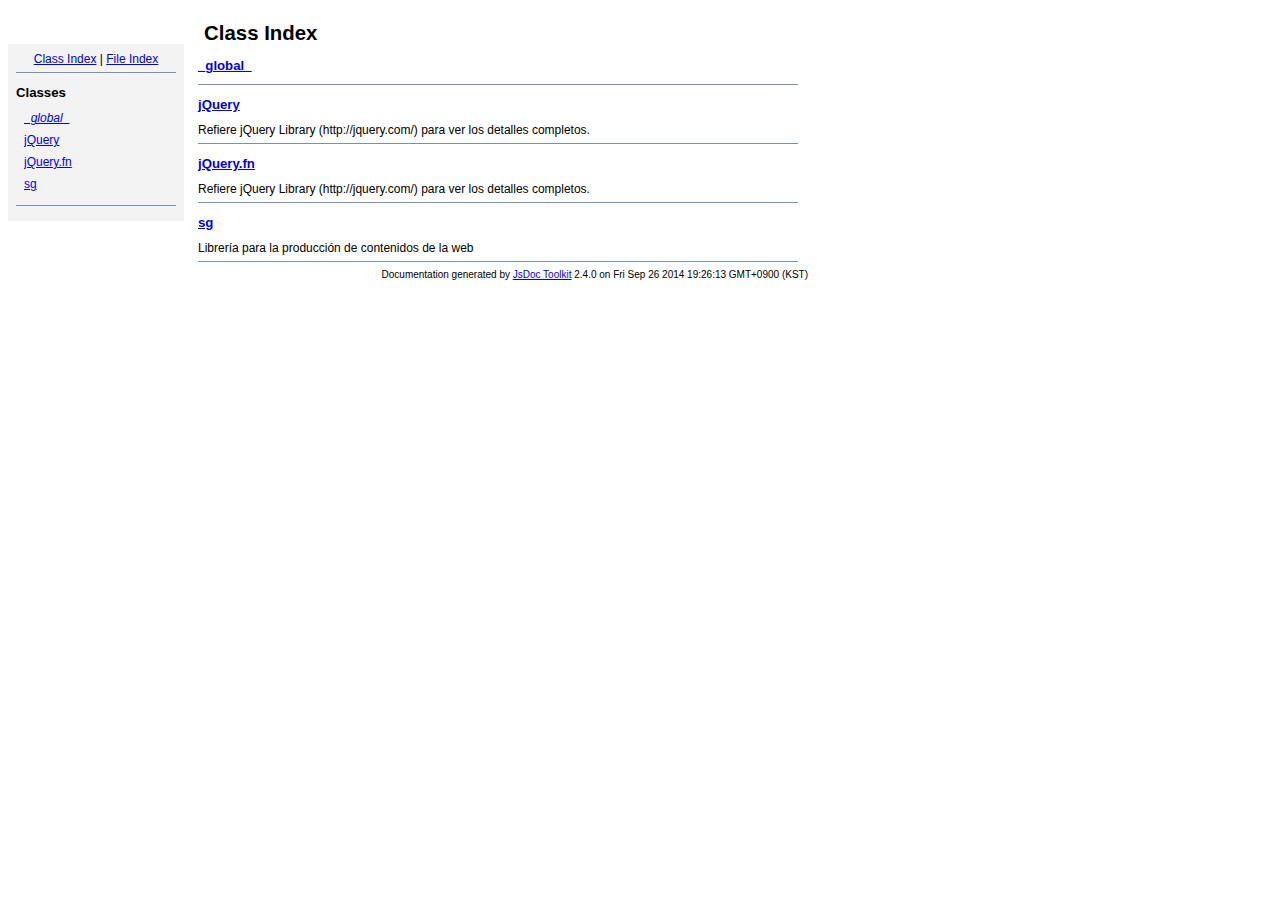
<file: common/lib/sg/doc/index.html>
<!DOCTYPE html PUBLIC "-//W3C//DTD XHTML 1.0 Transitional//EN"
        "http://www.w3.org/TR/xhtml1/DTD/xhtml1-transitional.dtd">
<html xmlns="http://www.w3.org/1999/xhtml" xml:lang="en" lang="en">
	<head>
		<meta http-equiv="content-type" content="text/html; charset=utf-8" />
		
		<title>JsDoc Reference - Index</title>
		<meta name="generator" content="JsDoc Toolkit" />
		
		<style type="text/css">
		/* default.css */
body
{
	font: 12px "Lucida Grande", Tahoma, Arial, Helvetica, sans-serif;
	width: 800px;
}

.header
{
	clear: both;
	background-color: #ccc;
	padding: 8px;
}

h1
{
	font-size: 150%;
	font-weight: bold;
	padding: 0;
	margin: 1em 0 0 .3em;
}

hr
{
	border: none 0;
	border-top: 1px solid #7F8FB1;
	height: 1px;
}

pre.code
{
	display: block;
	padding: 8px;
	border: 1px dashed #ccc;
}

#index
{
	margin-top: 24px;
	float: left;
	width: 160px;
	position: absolute;
	left: 8px;
	background-color: #F3F3F3;
	padding: 8px;
}

#content
{
	margin-left: 190px;
	width: 600px;
}

.classList
{
	list-style-type: none;
	padding: 0;
	margin: 0 0 0 8px;
	font-family: arial, sans-serif;
	font-size: 1em;
	overflow: auto;
}

.classList li
{
	padding: 0;
	margin: 0 0 8px 0;
}

.summaryTable { width: 100%; }

h1.classTitle
{
	font-size:170%;
	line-height:130%;
}

h2 { font-size: 110%; }
caption, div.sectionTitle
{
	background-color: #7F8FB1;
	color: #fff;
	font-size:130%;
	text-align: left;
	padding: 2px 6px 2px 6px;
	border: 1px #7F8FB1 solid;
}

div.sectionTitle { margin-bottom: 8px; }
.summaryTable thead { display: none; }

.summaryTable td
{
	vertical-align: top;
	padding: 4px;
	border-bottom: 1px #7F8FB1 solid;
	border-right: 1px #7F8FB1 solid;
}

/*col#summaryAttributes {}*/
.summaryTable td.attributes
{
	border-left: 1px #7F8FB1 solid;
	width: 140px;
	text-align: right;
}

td.attributes, .fixedFont
{
	line-height: 15px;
	color: #002EBE;
	font-family: "Courier New",Courier,monospace;
	font-size: 13px;
}

.summaryTable td.nameDescription
{
	text-align: left;
	font-size: 13px;
	line-height: 15px;
}

.summaryTable td.nameDescription, .description
{
	line-height: 15px;
	padding: 4px;
	padding-left: 4px;
}

.summaryTable { margin-bottom: 8px; }

ul.inheritsList
{
	list-style: square;
	margin-left: 20px;
	padding-left: 0;
}

.detailList {
	margin-left: 20px; 
	line-height: 15px;
}
.detailList dt { margin-left: 20px; }

.detailList .heading
{
	font-weight: bold;
	padding-bottom: 6px;
	margin-left: 0;
}

.light, td.attributes, .light a:link, .light a:visited
{
	color: #777;
	font-style: italic;
}

.fineprint
{
	text-align: right;
	font-size: 10px;
}
		</style>
	</head>
	
	<body>
		<div id="header">
</div>
		
		<div id="index">
			<div align="center"><a href="index.html">Class Index</a>
| <a href="files.html">File Index</a></div>
<hr />
<h2>Classes</h2>
<ul class="classList">
	
	<li><i><a href="symbols/_global_.html">_global_</a></i></li>
	
	<li><a href="symbols/jQuery.html">jQuery</a></li>
	
	<li><a href="symbols/jQuery.fn.html">jQuery.fn</a></li>
	
	<li><a href="symbols/sg.html">sg</a></li>
	
</ul>
<hr />
		</div>
		
		<div id="content">
			<h1 class="classTitle">Class Index</h1>
			
			
			<div>
				<h2><a href="symbols/_global_.html">_global_</a></h2>
				
			</div>
			<hr />
			
			<div>
				<h2><a href="symbols/jQuery.html">jQuery</a></h2>
				Refiere jQuery Library (http://jquery.com/) para ver los detalles completos.
			</div>
			<hr />
			
			<div>
				<h2><a href="symbols/jQuery.fn.html">jQuery.fn</a></h2>
				Refiere jQuery Library (http://jquery.com/) para ver los detalles completos.
			</div>
			<hr />
			
			<div>
				<h2><a href="symbols/sg.html">sg</a></h2>
				Librería para la producción de contenidos de la web
			</div>
			<hr />
			
			
		</div>
		<div class="fineprint" style="clear:both">
			
			Documentation generated by <a href="http://code.google.com/p/jsdoc-toolkit/" target="_blankt">JsDoc Toolkit</a> 2.4.0 on Fri Sep 26 2014 19:26:13 GMT+0900 (KST)
		</div>
	</body>
</html>
</file>
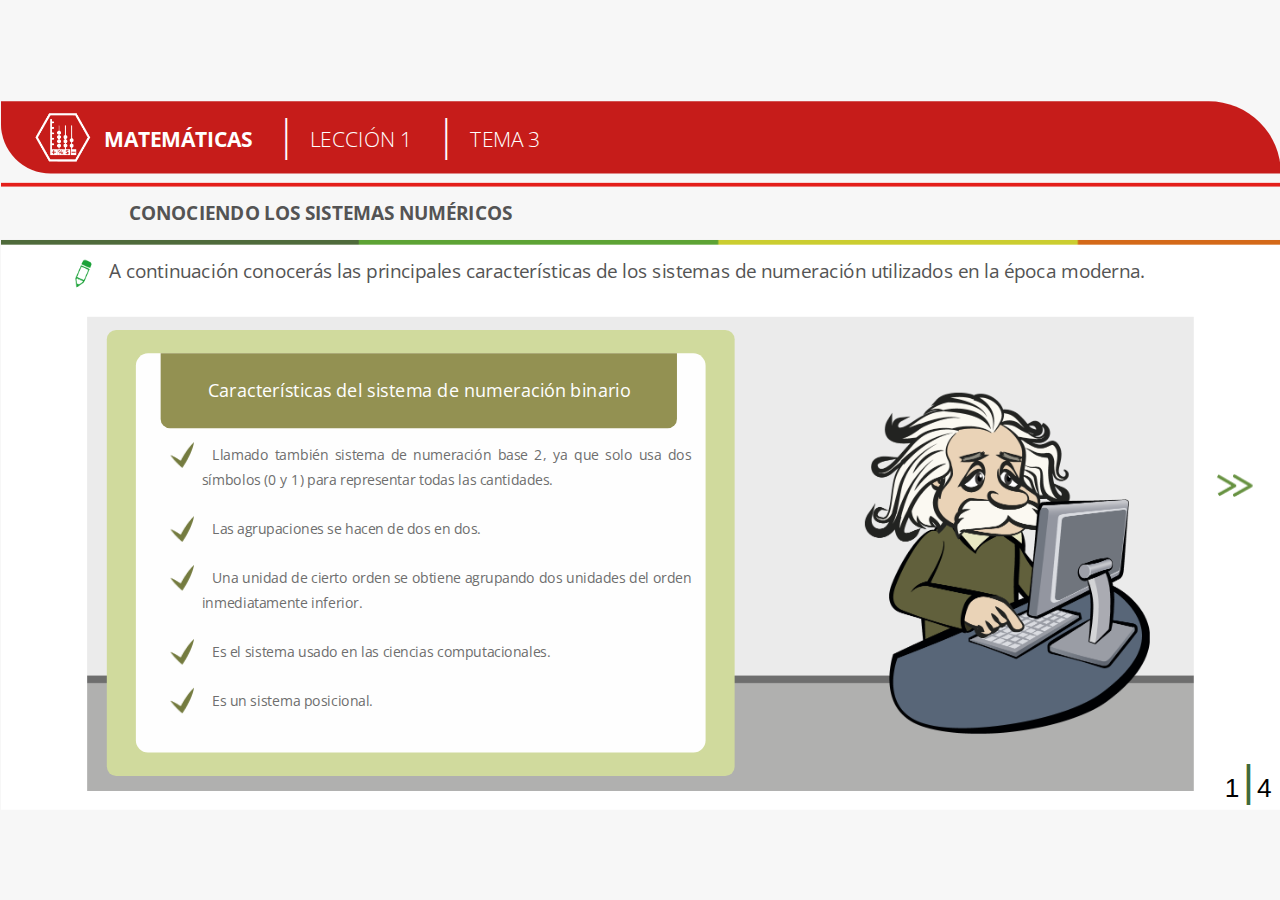
<file: BDA/C3MA0101_CO03.html>
<!DOCTYPE html>
<html lang="es">

<head>
    <meta charset="utf-8" name="viewport" content="width=device-width, initial-scale=1.0, maximum-scale=1.0">
    <title>Tema 3</title>
    <link rel="stylesheet" href="../common/css/sg.css">
    <link rel="stylesheet" href="../common/css/normalize.css">
    <link rel="stylesheet" href="../common/css/bookblock.css">
    <link rel="stylesheet" href="../common/css/custom.css">
    <link rel="stylesheet" href="../common/css/animate.css">
    <link rel="stylesheet" href="../common/css/grid.css">
    <link rel="stylesheet" href="../css/BDA.css">

    <link rel="stylesheet" href="css/C3MA0101_CO03.css">

    <link rel="stylesheet" href="../skins/C01/BDA_C01.css">
    <link rel="stylesheet" href="css/BDA_C01_01.css">
    <script type="text/javascript" src="../common/lib/require/require.js"></script>
    <script type="text/javascript" src="../common/js/main.js"></script>
    <script type="text/javascript" src="../common/js/img_pop.js"></script>
    <script type="text/javascript" src="js/BDA_C01_01.js"></script>
    <script type="text/javascript" src="../common/lib/jquery/easytabs.js"></script>
    <script type="text/javascript" src="../common/js/scormfunctions.js"></script>
    <script type="text/javascript" src="../common/js/courseOperations.js"></script>
    <link href="https://fonts.googleapis.com/css?family=Open+Sans" rel="stylesheet">
</head>

<body>
    <div id="stage" sg-scalemode="showall">
        <div id="content" class="container ipt_contenedor_general">

            <header class="ipt_header ipt_ocultar">
                <!--<span id="tblcontents" class="menu-button book_ico"></span>-->
                <div class="title1">
                    <img src="../css/img/logo_ipt.png" style="width: 60px;margin-right: 14px;position: relative;top: 7px;">
                    <span style="position: relative;top: 5px;">
                            <span style="font-weight: bold;">Matemáticas</span>
                            <span style="color: #ffffff;font-size: 2em;position: relative;top: 3px;    padding-right: 20px;left: 4%;"> | </span>
                            Lección 1
                            <span style="color: #ffffff;font-size: 2em;position: relative;top: 3px;    padding-right: 20px;left: 4%;"> | </span>
                            Tema 3
                    </span>

                </div>
                <nav class="navegadorBotones">
                    <span class="bb-nav-circle" id="bb-nav-first">
                        <div></div>
                    </span>
                    <span class="bb-nav-circle bb-nav-prev" id="bb-nav-prev"></span>
                    <span class="bb-nav-circle bb-nav-next" id="bb-nav-next"></span>
                    <span class="bb-nav-circle" id="bb-nav-last">
                        <div>>></div>
                    </span>
                </nav>
            </header>
            <!--<img src="../skins/C01/img/borde.png" style="position: absolute;z-index: 999;margin-top: 4.6%;width: 96%;margin-left: 2%;">-->
            <div class="ipt_contenido">
                <div id="container" class="container">
                    <div class="bb-custom-wrapper">
                        <div id="bb-bookblock" class="bb-bookblock">

                            <div class="bb-item" id="item1">

                                <div class="border-gobernacion"></div>
                                <div class="grid grid-pad">
                                    <div class="col-1-1 titulo">
                                        <!-- <div class="cont_titulo">
                                            <h2 class="title2">Tema 3</h2>
                                        </div> -->
                                    </div>

                                    <div class="col-1-1 titlePage">
                                        <h1 style="color:#f7f7f7; ">pg1</h1>
                                        <h1 style="position: absolute;top: 28px;width: 100%;margin-left: -4%;background: #f7f7f7;border: none;text-align: left;padding-left: 10%;">
                                            CONOCIENDO LOS SISTEMAS NUMÉRICOS
                                        </h1>
                                    </div>

                                    <div class="col-1-1">
                                        <p class="text">
                                            <span class="bda-titulo-icon"></span> A continuación conocerás las principales características de los sistemas de numeración utilizados en la época moderna.
                                        </p>
                                    </div>

                                    <div class="col-1-1">

                                        <div class="fondoBinario">
                                            <div class="einstein"></div>
                                            <div class="contenedorSistemaBinario" style=" background-color:#d0da9d;">
                                                <div class="caracteristicaSistemaEgipcioSwap" >
                                                    <span style="visibility: visible;">
                                                        <div class="subTitulo">
                                                            Características del sistema de numeración binario
                                                        </div>
                                                        <p><img src="img/vinetaChuloBinario.png" class="vinetaChulo">Llamado también sistema de numeración base 2,
                                                            ya que solo usa dos símbolos (0 y 1) para
                                                            representar todas las cantidades.
                                                        </p>
                                                        <p><img src="img/vinetaChuloBinario.png" class="vinetaChulo">Las agrupaciones se hacen de dos en dos.</p>
                                                        <p><img src="img/vinetaChuloBinario.png" class="vinetaChulo">Una unidad de cierto orden se obtiene agrupando
                                                            dos unidades del orden inmediatamente inferior.
                                                        </p>
                                                        <p><img src="img/vinetaChuloBinario.png" class="vinetaChulo"> Es el sistema usado en las ciencias computacionales.</p>
                                                        <p><img src="img/vinetaChuloBinario.png" class="vinetaChulo"> Es un sistema posicional. </p>
                                                    </span>
                                                </div>
                                            </div>
                                        </div>



                                    </div>
                                </div>
                            </div>

                            <div class="bb-item" id="item2">

                                <div class="border-gobernacion"></div>
                                <div class="grid grid-pad">
                                    <div class="col-1-1 titulo">
                                        <!-- <div class="cont_titulo">
                                            <h2 class="title2">Tema 3</h2>
                                        </div> -->
                                    </div>

                                    <div class="col-1-1 titlePage">
                                        <h1 style="color:#f7f7f7; ">pg1</h1>
                                        <h1 style="position: absolute;top: 28px;width: 100%;margin-left: -4%;background: #f7f7f7;border: none;text-align: left;padding-left: 10%;">
                                            CONOCIENDO LOS SISTEMAS NUMÉRICOS
                                        </h1>
                                    </div>

                                    <div id="popup-1" class="bdt-pop-up animated animate zoomIn" style="opacity: .9; z-index: 999; ">
                                        <div class="ventana">Haz clic en <img src="img/click_guide7.png" width="23px" style="margin-right: 0px;position: relative;top: 10px;"> para ver las respuestas
                                            <button data-target="popup-1" style="font-size: 16px;">cerrar</button>
                                        </div>
                                    </div>

                                    <div class="col-1-1">
                                        <p class="text">
                                            <span class="bda-titulo-icon"></span> A continuación conocerás las principales características de los sistemas de numeración utilizados en la época moderna.
                                        </p>
                                    </div>

                                    <div class="col-1-1">
                                        <div class="fondoBinario">
                                            <div class="einstein"></div>
                                            <div class="contenedorSistemaBinario2">
                                                <div class="caracteristicaSistemaEgipcioSwap" >
                                                    <div class="subTitulo">¿Cómo se convierte cantidades del sistema decimal al sistema binario?</div>
                                                    <svg width="500" height="490" style="position: absolute;left: 17%;top: 24%;">
                                                        <polyline points="85,0 85,55,185,55,185,120,285,120,285,185,385,185,385,255,485,255,485,320" fill="none" stroke-linejoin="round" stroke="#656B34" stroke-linecap="round" stroke-width="4"></polyline>
                                                    </svg>
                                                    <div class="cntConversionBinario">
                                                        <!--FILA 1-->
                                                        <div class="cuadroNumero">
                                                            <div class="numero">22</div>
                                                        </div>
                                                        <div class="cuadroNumero" style="left: 20%; top:0%;">
                                                            <div class="numero">2</div>
                                                        </div>

                                                        <!--FILA 2-->
                                                        <div class="circuloNumero" style="left: 0%; top: 14.5%; cursor: auto;" data-sg-one="sg.sound('success-low'); sg.fadeOut($(this).children('.clickNumero')); sg.fadeIn($(this).children('.numero'));">
                                                            <div class="clickNumero"> </div>
                                                            <div data-sg-init="sg.hide($(this));" class="numero" style="display: none;">0</div>
                                                        </div>
                                                        <div class="cuadroNumero2" style="left: 20%; top: 14.5%; cursor: auto;" data-sg-one="sg.sound('success-low'); sg.fadeOut($(this).children('.clickNumero')); sg.fadeIn($(this).children('.numero'));">
                                                            <div class="clickNumero"> </div>
                                                            <div data-sg-init="sg.hide($(this));" class="numero" style="display: none;">11</div>
                                                        </div>
                                                        <div class="cuadroNumero2" style="left: 40%; top: 14.5%; cursor: auto;" data-sg-one="sg.sound('success-low'); sg.fadeOut($(this).children('.clickNumero')); sg.fadeIn($(this).children('.numero'));">
                                                            <div class="clickNumero"> </div>
                                                            <div data-sg-init="sg.hide($(this));" class="numero" style="display: none;">2</div>
                                                        </div>

                                                        <!--FILA 3-->
                                                        <div class="circuloNumero" style="left: 20%; top: 28%; cursor: pointer;" data-sg-one="sg.sound('success-low'); sg.fadeOut($(this).children('.clickNumero')); sg.fadeIn($(this).children('.numero'));">
                                                            <div class="clickNumero"> </div>
                                                            <div data-sg-init="sg.hide($(this));" class="numero" style="display: none;">1</div>
                                                        </div>
                                                        <div class="cuadroNumero2" style="left: 40%; top: 28%; cursor: pointer;" data-sg-one="sg.sound('success-low'); sg.fadeOut($(this).children('.clickNumero')); sg.fadeIn($(this).children('.numero'));">
                                                            <div class="clickNumero"> </div>
                                                            <div data-sg-init="sg.hide($(this));" class="numero" style="display: none;">5</div>
                                                        </div>
                                                        <div class="cuadroNumero2" style="left: 60%; top: 28%; cursor: pointer;" data-sg-one="sg.sound('success-low'); sg.fadeOut($(this).children('.clickNumero')); sg.fadeIn($(this).children('.numero'));">
                                                            <div class="clickNumero"> </div>
                                                            <div data-sg-init="sg.hide($(this));" class="numero" style="display: none;">2</div>
                                                        </div>
                                                        <!--FILA 4-->
                                                        <div class="circuloNumero" style="left: 40%; top: 42%; cursor: pointer;" data-sg-one="sg.sound('success-low'); sg.fadeOut($(this).children('.clickNumero')); sg.fadeIn($(this).children('.numero'));">
                                                            <div class="clickNumero"> </div>
                                                            <div data-sg-init="sg.hide($(this));" class="numero" style="display: none;">1</div>
                                                        </div>
                                                        <div class="cuadroNumero2" style="left: 60%; top: 42%; cursor: pointer;" data-sg-one="sg.sound('success-low'); sg.fadeOut($(this).children('.clickNumero')); sg.fadeIn($(this).children('.numero'));">
                                                            <div class="clickNumero"> </div>
                                                            <div data-sg-init="sg.hide($(this));" class="numero" style="display: none;">2</div>
                                                        </div>
                                                        <div class="cuadroNumero2" style="left: 80%; top: 42%; cursor: pointer;" data-sg-one="sg.sound('success-low'); sg.fadeOut($(this).children('.clickNumero')); sg.fadeIn($(this).children('.numero'));">
                                                            <div class="clickNumero"> </div>
                                                            <div data-sg-init="sg.hide($(this));" class="numero" style="display: none;">2</div>
                                                        </div>
                                                        <!--FILA 5-->
                                                        <div class="circuloNumero" style="left: 60%; top: 56%; cursor: pointer;" data-sg-one="sg.sound('success-low'); sg.fadeOut($(this).children('.clickNumero')); sg.fadeIn($(this).children('.numero'));">
                                                            <div class="clickNumero"> </div>
                                                            <div data-sg-init="sg.hide($(this));" class="numero" style="display: none;">0</div>
                                                        </div>
                                                        <div class="circuloNumero" style="left: 80%; top: 56%; cursor: pointer;" data-sg-one="sg.sound('success-low'); sg.fadeOut($(this).children('.clickNumero')); sg.fadeIn($(this).children('.numero'));">
                                                            <div class="clickNumero"> </div>
                                                            <div data-sg-init="sg.hide($(this));" class="numero" style="display: none;">1</div>
                                                        </div>
                                                        <!--FILA 6-->
                                                        <div class="cntResultado">
                                                            <div class="numeroResultado" data-sg-one="sg.sound('success-low'); sg.fadeOut($(this).children('.clickNumero')); sg.fadeIn($(this).children('span'));" style="position:absolute;width:110px;left: 1%;top: 9%;cursor: pointer;height: 40px;">
                                                                <div class="clickNumero"> </div> <span data-sg-init="sg.hide($(this));" style="display: none;">22</span>
                                                            </div>

                                                            <div class="numeroResultado" data-sg-one="sg.sound('success-low'); sg.fadeOut($(this).children('.clickNumero')); sg.fadeIn($(this).children('span'));" style="position: absolute;width: 88px;    left: 33%; top: 8%;cursor: pointer;height: 40px;">
                                                                <div class="clickNumero"> </div> <span data-sg-init="sg.hide($(this));" style="display: none;">= </span>
                                                            </div>

                                                            <div class="numeroResultado" data-sg-one="sg.sound('success-low'); sg.fadeOut($(this).children('.clickNumero')); sg.fadeIn($(this).children('span'));" style="position: absolute;font-size: 35px;line-height: 40px;width: 145px;left: 58%;top: 9%;cursor: pointer;height: 40px;">
                                                                <div class="clickNumero"> </div> <span data-sg-init="sg.hide($(this));" style="display: none;">10110 <sub style="font-size: 20px;">(2)</sub> </span>
                                                            </div>
                                                        </div>
                                                    </div>
                                                </div>
                                            </div>
                                        </div>





                                    </div>
                                </div>
                            </div>

                            <div class="bb-item" id="item3">

                                <div class="border-gobernacion"></div>
                                <div class="grid grid-pad">
                                    <div class="col-1-1 titulo">
                                        <!-- <div class="cont_titulo">
                                            <h2 class="title2">Tema 3</h2>
                                        </div> -->
                                    </div>

                                    <div class="col-1-1 titlePage">
                                        <h1 style="color:#f7f7f7; ">pg1</h1>
                                        <h1 style="position: absolute;top: 28px;width: 100%;margin-left: -4%;background: #f7f7f7;border: none;text-align: left;padding-left: 10%;">
                                            CONOCIENDO LOS SISTEMAS NUMÉRICOS
                                        </h1>
                                    </div>

                                    <div id="popup-2" class="bdt-pop-up animated animate zoomIn" style="opacity: .9; z-index: 999; ">
                                        <div class="ventana">Haz clic en <img src="img/click_guide7.png" width="23px" style="margin-right: 0px;position: relative;top: 10px;"> para ver las respuestas
                                            <button data-target="popup-2" style="font-size: 16px;">cerrar</button>
                                        </div>
                                    </div>

                                    <div class="col-1-1">
                                        <p class="text">
                                            <span class="bda-titulo-icon"></span> A continuación conocerás las principales características de los sistemas de numeración utilizados en la época moderna.
                                        </p>
                                    </div>

                                    <div class="col-1-1">
                                        <div class="fondoBinario">
                                            <div class="einstein"></div>
                                            <div class="contenedorSistemaBinario3" style="background-color: #fff;">
                                                <div class="subTitulo">¿Cómo se convierte cantidades binarias a decimales?</div>
                                                <svg width="580" height="485" style="position: absolute;left: 5.5%;top:6.1%;">
                                                    <defs>
                                                        <marker id="markerArrow" viewBox="0 0 20 20" style="fill: #656B34;" refX="0" refY="10" markerUnits="strokeWidth" markerWidth="8" markerHeight="5" orient="auto">
                                                            <path d="M 0 0 L 20 10 L 0 20 z"></path>
                                                        </marker>
                                                    </defs>
                                                    <path d="M40,60 L40,250 L60,250 L60,350" style="stroke: #656B34; stroke-width: 4px; fill: none; marker-end: url(#markerArrow);"></path>
                                                    <path d="M160,60 L160,200 L180,200 L180,290" style="stroke: #656B34; stroke-width: 4px; fill: none; marker-end: url(#markerArrow);"></path>
                                                    <path d="M280,60 L280,150 L300,150 L300,230" style="stroke: #656B34; stroke-width: 4px; fill: none; marker-end: url(#markerArrow);"></path>
                                                    <path d="M386,60 L386,115 L406,115 L406,170" style="stroke: #656B34; stroke-width: 4px; fill: none; marker-end: url(#markerArrow);"></path>
                                                    <path d="M500,60 L500,95 L520,95 L520,110" style="stroke: #656B34; stroke-width: 4px; fill: none; marker-end: url(#markerArrow);"></path>
                                                </svg>
                                                <div class="cntResultado2">
                                                    <div class="numero">1011<span style="letter-spacing: 0px;">0<sub style="font-size: 25px;margin-left: 2%;">(2)</sub></span></div>
                                                    <div class="contenedorOperacion" style="top: 375px; cursor: pointer;" data-sg-one="sg.sound('success-low'); sg.fadeOut($(this).children('.clickNumero')); sg.fadeIn($(this).children('.operacionNumero'));">
                                                        <div class="clickNumero"></div>
                                                        <div data-sg-init="sg.hide($(this));" class="operacionNumero" style="display: none;">1 x 2<sup>4</sup> = 1 x 16 = 16</div>
                                                    </div>
                                                    <div class="contenedorOperacion" style="top: 314px; left: 16%; cursor: pointer;" data-sg-one="sg.sound('success-low'); sg.fadeOut($(this).children('.clickNumero')); sg.fadeIn($(this).children('.operacionNumero'));">
                                                        <div class="clickNumero"></div>
                                                        <div data-sg-init="sg.hide($(this));" class="operacionNumero" style="display: none;">0 x 2<sup>3</sup> = 0 x 8 = 0</div>
                                                    </div>
                                                    <div class="contenedorOperacion" style="top: 254px; left: 37%; cursor: pointer;" data-sg-one="sg.sound('success-low'); sg.fadeOut($(this).children('.clickNumero')); sg.fadeIn($(this).children('.operacionNumero'));">
                                                        <div class="clickNumero"></div>
                                                        <div data-sg-init="sg.hide($(this));" class="operacionNumero" style="display: none;">1 x 2<sup>2</sup> = 1 x 4 = 4</div>
                                                    </div>
                                                    <div class="contenedorOperacion" style="top: 194px; left: 57%; cursor: pointer;" data-sg-one="sg.sound('success-low'); sg.fadeOut($(this).children('.clickNumero')); sg.fadeIn($(this).children('.operacionNumero'));">
                                                        <div class="clickNumero"></div>
                                                        <div data-sg-init="sg.hide($(this));" class="operacionNumero" style="display: none;">1 x 2<sup>1</sup> = 1 x 2 = 2</div>
                                                    </div>
                                                    <div class="contenedorOperacion" style="top: 134px; left: 75%; cursor: pointer;" data-sg-one="sg.sound('success-low'); sg.fadeOut($(this).children('.clickNumero')); sg.fadeIn($(this).children('.operacionNumero'));">
                                                        <div class="clickNumero"></div>
                                                        <div data-sg-init="sg.hide($(this));" class="operacionNumero" style="display: none;">0 x 2<sup>0</sup> = 0 x 1 = 0</div>
                                                    </div>
                                                </div>
                                            </div>
                                        </div>



                                    </div>


                                </div>
                            </div>

                            <div class="bb-item" id="item4">

                                <div class="border-gobernacion"></div>
                                <div class="grid grid-pad">
                                    <div class="col-1-1 titulo">
                                        <!-- <div class="cont_titulo">
                                            <h2 class="title2">Tema 3</h2>
                                        </div> -->
                                    </div>

                                    <div class="col-1-1 titlePage">
                                        <h1 style="color:#f7f7f7; ">pg1</h1>
                                        <h1 style="position: absolute;top: 28px;width: 100%;margin-left: -4%;background: #f7f7f7;border: none;text-align: left;padding-left: 10%;">
                                            CONOCIENDO LOS SISTEMAS NUMÉRICOS
                                        </h1>
                                    </div>

                                    <div id="popup-3" class="bdt-pop-up animated animate zoomIn" style="opacity: .9; z-index: 999; ">
                                        <div class="ventana">Haz clic en <img src="img/click_guide7.png" width="23px" style="margin-right: 0px;position: relative;top: 10px;"> para ver las respuestas
                                            <button data-target="popup-3" style="font-size: 16px;">cerrar</button>
                                        </div>
                                    </div>

                                    <div class="col-1-1">
                                        <p class="text">
                                            <span class="bda-titulo-icon"></span> A continuación conocerás las principales características de los sistemas de numeración utilizados en la época moderna.
                                        </p>
                                    </div>

                                    <div class="col-1-1">
                                        <div class="fondoBinario">
                                            <div class="einstein"></div>

                                            <div class="contenedorSistemaBinario3" style="background: #fff;">
                                                <div class="subTitulo">¿Cómo se convierte cantidades binarias a decimales?</div>
                                                <div class="cntNumeroBinario" style="top: 25%;left: 6%;">10110<sub style="font-size: 25px;margin-left: 2%;">(2)</sub></div>
                                                <div class="contenedorOperacion2" style="top: 15%;cursor: pointer;width: 408px;height: 158px;left: 38%;" data-sg-one="sg.sound('success-low'); sg.fadeOut($(this).children('.clickNumero2')); sg.fadeIn($(this).children('.operacionNumero'));">
                                                    <div class="clickNumero2"></div>
                                                    <div data-sg-init="sg.hide($(this));" class="operacionNumero" style="line-height: 25px;font-size: 17px;left: 8%;letter-spacing: 0px;display: none;">
                                                        Se puede expresar como un polinomio aritmético de potencias de 2 de la siguiente forma:</div>
                                                </div>
                                                <div class="cntNumeroBinario" style="top:56%;left: 6%;">10110<sub style="font-size: 25px;margin-left: 2%;">(2)</sub></div>
                                                <div class="signoIgualBinario" style="width: 16px;height: 20px;left: 35%;top: 61.5%;"></div>
                                                <div class="contenedorOperacion2" style="top: 56%; left: 38%; width: 408px; height: 76px; cursor: pointer;" data-sg-one="sg.sound('success-low'); sg.fadeOut($(this).children('.clickNumero2')); sg.fadeIn($(this).children('.operacionNumero'));">
                                                    <div class="clickNumero2"></div>
                                                    <div data-sg-init="sg.hide($(this));" class="operacionNumero" style="font-size: 21px; display: none;">
                                                        1 x 2<sup>4</sup> + 0 x 2<sup>3</sup> + 1 x 2<sup>2</sup> + 1 x 2<sup>1</sup> + 0 x 2<sup>0</sup></div>
                                                </div>
                                                <div class="signoIgualBinario" style="width:16px; height:20px; left:35%;top: 86%;"></div>
                                                <div class="contenedorOperacion2" style="top: 80%; left: 38%; width: 240px; height: 76px; cursor: pointer;" data-sg-one="sg.sound('success-low'); sg.fadeOut($(this).children('.clickNumero2')); sg.fadeIn($(this).children('.operacionNumero'));">
                                                    <div class="clickNumero2"></div>
                                                    <div data-sg-init="sg.hide($(this));" class="operacionNumero" style="font-size: 27px; display: none;">
                                                        16 + 0 + 4 + 2 + 0</div>
                                                </div>
                                                <div class="signoIgualBinario" style="width:16px; height:20px; left:72.4%;top: 86%;"></div>
                                                <div class="contenedorOperacion2" style="top: 80%; left: 75%; width: 150px; height: 76px; cursor: pointer;" data-sg-one="sg.sound('success-low'); sg.fadeOut($(this).children('.clickNumero2')); sg.fadeIn($(this).children('.operacionNumero'));">
                                                    <div class="clickNumero2"></div>
                                                    <div data-sg-init="sg.hide($(this));" class="operacionNumero" style="font-size: 32px; text-align: center; width: 92%; display: none;">
                                                        22</div>
                                                </div>
                                            </div>
                                        </div>
                                    </div>


                                </div>
                            </div>
                        </div>
                    </div>
                </div>
            </div>
            <div id="back_menu_image">
                <div id="back_menu"></div>
            </div>
            <div class="videoBox">
                <iframe src="" frameborder="0" id="YTplayerInn"></iframe>
                <div class="videoBoxClose">&#8855;</div>
            </div>
        </div>

        <!-- Infografia -->
        <!-- Popup's -->

    <script language="javascript" type="text/javascript">
    function windowClose() {
        window.open('', '_parent', '');
        window.close();
    }
    </script>
</body>

</html>
</file>
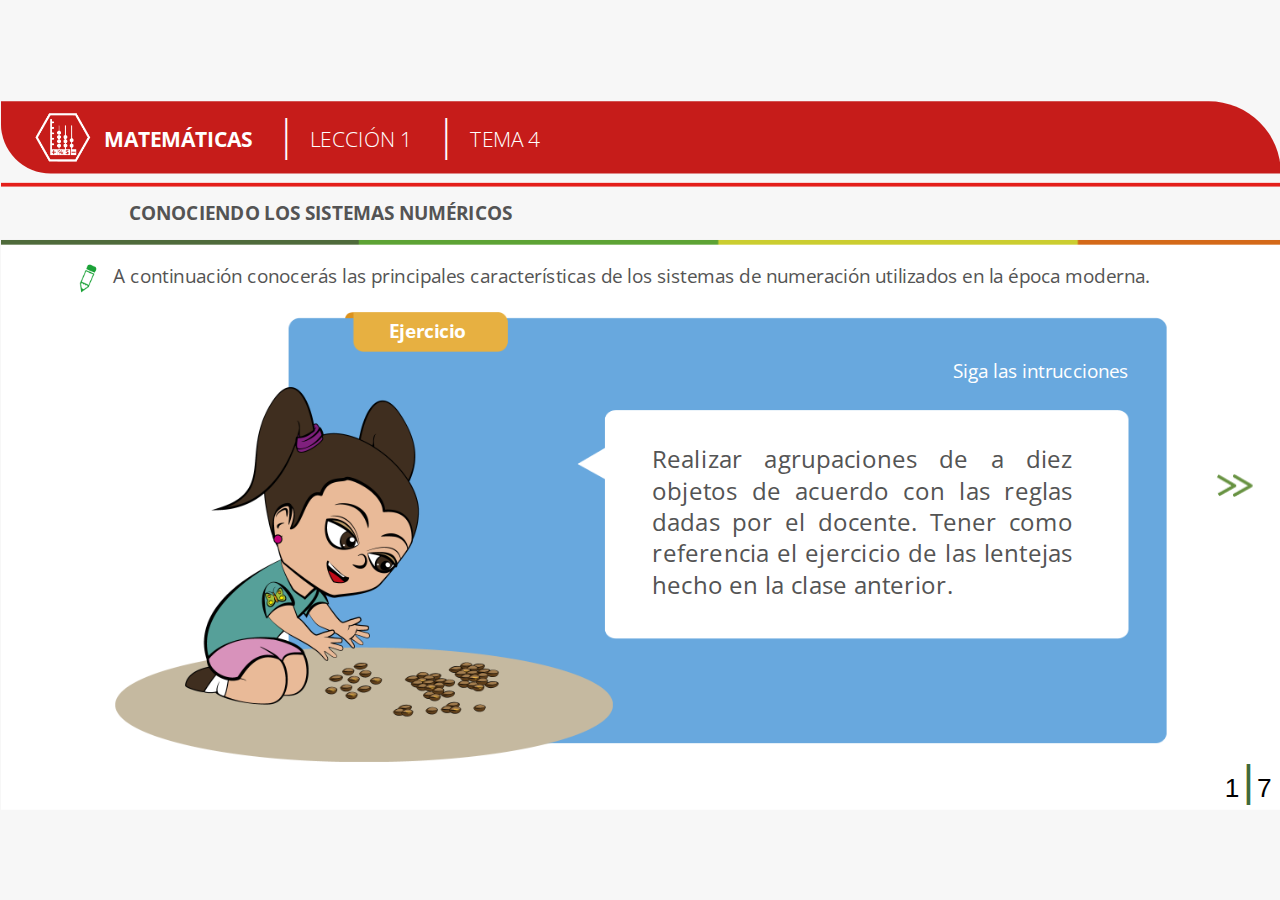
<file: BDA/C3MA0101_CO04.html>
<!DOCTYPE html>
<html lang="es">

<head>
    <meta charset="utf-8" name="viewport" content="width=device-width, initial-scale=1.0, maximum-scale=1.0">
    <title>Tema 4</title>
    <link rel="stylesheet" href="../common/css/sg.css">
    <link rel="stylesheet" href="../common/css/normalize.css">
    <link rel="stylesheet" href="../common/css/bookblock.css">
    <link rel="stylesheet" href="../common/css/custom.css">
    <link rel="stylesheet" href="../common/css/animate.css">
    <link rel="stylesheet" href="../common/css/grid.css">
    <link rel="stylesheet" href="../css/BDA.css">

    <link rel="stylesheet" href="css/C3MA0101_CO04.css">

    <link rel="stylesheet" href="../skins/C01/BDA_C01.css">
    <link rel="stylesheet" href="css/BDA_C01_01.css">
    <script type="text/javascript" src="../common/lib/require/require.js"></script>
    <script type="text/javascript" src="../common/js/main.js"></script>
    <script type="text/javascript" src="../common/js/img_pop.js"></script>
    <script type="text/javascript" src="js/BDA_C01_01.js"></script>
    <script type="text/javascript" src="../common/lib/jquery/easytabs.js"></script>
    <script type="text/javascript" src="../common/js/scormfunctions.js"></script>
    <script type="text/javascript" src="../common/js/courseOperations.js"></script>
    <link href="https://fonts.googleapis.com/css?family=Open+Sans" rel="stylesheet">
</head>

<body>
    <div id="stage" sg-scalemode="showall">
        <div id="content" class="container ipt_contenedor_general">

            <header class="ipt_header ipt_ocultar">
                <!--<span id="tblcontents" class="menu-button book_ico"></span>-->
                <div class="title1">
                    <img src="../css/img/logo_ipt.png" style="width: 60px;margin-right: 14px;position: relative;top: 7px;">
                    <span style="position: relative;top: 5px;">
                            <span style="font-weight: bold;">Matemáticas</span>
                            <span style="color: #ffffff;font-size: 2em;position: relative;top: 3px;    padding-right: 20px;left: 4%;"> | </span>
                            Lección 1
                            <span style="color: #ffffff;font-size: 2em;position: relative;top: 3px;    padding-right: 20px;left: 4%;"> | </span>
                            Tema 4
                    </span>

                </div>
                <nav class="navegadorBotones">
                    <span class="bb-nav-circle" id="bb-nav-first">
                        <div></div>
                    </span>
                    <span class="bb-nav-circle bb-nav-prev" id="bb-nav-prev"></span>
                    <span class="bb-nav-circle bb-nav-next" id="bb-nav-next"></span>
                    <span class="bb-nav-circle" id="bb-nav-last">
                        <div>>></div>
                    </span>
                </nav>
            </header>
            <!--<img src="../skins/C01/img/borde.png" style="position: absolute;z-index: 999;margin-top: 4.6%;width: 96%;margin-left: 2%;">-->
            <div class="ipt_contenido">
                <div id="container" class="container">
                    <div class="bb-custom-wrapper">
                        <div id="bb-bookblock" class="bb-bookblock">

                            <div class="bb-item" id="item1">
                                <div class="border-gobernacion"></div>
                                <div class="grid grid-pad">
                                    <div class="col-1-1 titlePage">
                                        <h1 style="color:#f7f7f7; ">pg1</h1>
                                        <h1 style="position: absolute;top: 28px;width: 100%;margin-left: -4%;background: #f7f7f7;border: none;text-align: left;padding-left: 10%;">
                                            CONOCIENDO LOS SISTEMAS NUMÉRICOS
                                        </h1>
                                    </div>
                                    <div class="col-1-1">
                                        <div class="col-1-1">
                                            <p class="text">
                                                <span class="bda-titulo-icon"></span> A continuación conocerás las principales características de los sistemas de numeración utilizados en la época moderna.
                                            </p>
                                        </div>
                                        <div class="col-1-1">
                                            <div class="BA-content-t1">
                                                <img src="img/IL_C3MA0101_CO04_02.png" class="BA-content-t1__quotes" alt="">
                                                <img src="img/IL_C3MA0101_CO04_01.png" class="BA-content-t1__girl" alt="">
                                                <span class="BA-content-t1__exercise">Ejercicio</span>
                                                <span class="BA-content-t1__instruction">Siga las intrucciones</span>
                                                <p class="BA-content-t1__paragraph">
                                                    Realizar agrupaciones de a diez objetos de acuerdo con las reglas dadas por el docente. Tener como referencia el ejercicio de las lentejas hecho en la clase anterior.
                                                </p>
                                            </div>
                                        </div>
                                    </div>
                                </div>
                            </div>

                            <div class="bb-item" id="item2">
                                <div class="border-gobernacion"></div>
                                <div class="grid grid-pad">
                                    <div class="col-1-1 titlePage">
                                        <h1 style="color:#f7f7f7; ">pg1</h1>
                                        <h1 style="position: absolute;top: 28px;width: 100%;margin-left: -4%;background: #f7f7f7;border: none;text-align: left;padding-left: 10%;">
                                            CONOCIENDO LOS SISTEMAS NUMÉRICOS
                                        </h1>
                                    </div>

                                    <div id="popup-1" class="bdt-pop-up animated animate zoomIn" style="opacity: .9; z-index: 999; ">
                                        <div class="ventana">Haz clic en <img src="img/click_guide7.png" width="23px" style="margin-right: 0px;position: relative;top: 10px;"> para ver las respuestas
                                            <button data-target="popup-1" style="font-size: 16px;">cerrar</button>
                                        </div>
                                    </div>


                                    <div class="col-1-1">
                                        <div class="col-1-1">
                                            <p class="text">
                                                <span class="bda-titulo-icon"></span> A continuación conocerás las principales características de los sistemas de numeración utilizados en la época moderna.
                                            </p>
                                        </div>
                                        <div class="col-1-1" style="margin-top: 20px;">
                                            <div class="BA-content-t1">
                                                <div style="position: absolute;left: 3%;top: 2%;">
                                                    <div class="cntOperacion2" data-sg-one="sg.fadeOut($(this).children('.clickBtn2')); sg.fadeIn($(this).children('.numeroOculto , .flechaNumero'));sg.sound('success-low');" style="cursor: pointer;">
                                                        <div class="clickBtn2"> </div>
                                                        <div class="flechaNumero" data-sg-init="sg.hide($(this));" style="display: none;"> </div>
                                                        <div class="numeroOculto" data-sg-init="sg.hide($(this));" style="display: none;">Usa solo 10 símbolos, por eso es llamado sistema en base 10
                                                            <br> o sistema de numeración decimal.
                                                        </div>
                                                    </div>
                                                    <div class="cntOperacion2" data-sg-one="sg.fadeOut($(this).children('.clickBtn2')); sg.fadeIn($(this).children('.numeroOculto , .flechaNumero'));sg.sound('success-low');" style="cursor: pointer;">
                                                        <div class="clickBtn2"> </div>
                                                        <div class="flechaNumero" data-sg-init="sg.hide($(this));" style="display: none;"> </div>
                                                        <div class="numeroOculto" data-sg-init="sg.hide($(this));" style="display: none;">Con la combinación de esos 10 símbolos se forman todas las
                                                            <br> demás cantidades.
                                                        </div>
                                                    </div>
                                                    <div class="cntOperacion2" data-sg-one="sg.fadeOut($(this).children('.clickBtn2')); sg.fadeIn($(this).children('.numeroOculto , .flechaNumero'));sg.sound('success-low');" style="cursor: pointer;">
                                                        <div class="clickBtn2"> </div>
                                                        <div class="flechaNumero" data-sg-init="sg.hide($(this));" style="display: none;"> </div>
                                                        <div class="numeroOculto" data-sg-init="sg.hide($(this));" style="display: none;">10 unidades del mismo orden forman una unidad del orden inmediatamente superior.
                                                        </div>
                                                    </div>
                                                    <div class="cntOperacion2" data-sg-one="sg.fadeOut($(this).children('.clickBtn2')); sg.fadeIn($(this).children('.numeroOculto , .flechaNumero'));sg.sound('success-low');" style="cursor: pointer;">
                                                        <div class="clickBtn2"> </div>
                                                        <div class="flechaNumero" data-sg-init="sg.hide($(this));" style="display: none;"> </div>
                                                        <div class="numeroOculto" data-sg-init="sg.hide($(this));" style="display: none;">Es un sistema posicional ya que el valor de cada cifra depende del lugar que ocupa en una cantidad.
                                                        </div>
                                                    </div>
                                                    <div class="cntOperacion2" data-sg-one="sg.fadeOut($(this).children('.clickBtn2')); sg.fadeIn($(this).children('.numeroOculto , .flechaNumero'));sg.sound('success-low');" style="cursor: pointer;">
                                                        <div class="clickBtn2"> </div>
                                                        <div class="flechaNumero" data-sg-init="sg.hide($(this));" style="display: none;"> </div>
                                                        <div class="numeroOculto" data-sg-init="sg.hide($(this));" style="display: none;">Es el sistema que usamos en nuestra vida cotidiana.
                                                        </div>
                                                    </div>
                                                </div>
                                            </div>
                                        </div>
                                    </div>
                                </div>
                            </div>

                            <div class="bb-item" id="item3">
                                <div class="border-gobernacion"></div>
                                <div class="grid grid-pad">
                                    <div class="col-1-1 titlePage">
                                        <h1 style="color:#f7f7f7; ">pg1</h1>
                                        <h1 style="position: absolute;top: 28px;width: 100%;margin-left: -4%;background: #f7f7f7;border: none;text-align: left;padding-left: 10%;">
                                            CONOCIENDO LOS SISTEMAS NUMÉRICOS
                                        </h1>
                                    </div>

                                    <div id="popup-2" class="bdt-pop-up animated animate zoomIn" style="opacity: .9; z-index: 999; ">
                                        <div class="ventana">Haz clic en <img src="img/click_guide7.png" width="23px" style="margin-right: 0px;position: relative;top: 10px;"> para ver las respuestas
                                            <button data-target="popup-2" style="font-size: 16px;">cerrar</button>
                                        </div>
                                    </div>


                                    <div class="col-1-1">
                                        <div class="col-1-1">
                                            <p class="text">
                                                <span class="bda-titulo-icon"></span> A continuación conocerás las principales características de los sistemas de numeración utilizados en la época moderna.
                                            </p>
                                        </div>
                                        <div class="col-1-1" style="margin-top: 20px;">
                                            <div class="BA-content-t1">
                                                <div class="BA-content-t1__box-red"></div>
                                                <div class="BA-content-t1__box-container">
                                                    <h2 class="BA-content-t1__box-title">¿Cuáles son los símbolos del sistema de <span>numeración decimal?</span></h2>
                                                    <div class="BA-content-t1__hidden visible-content">
                                                        <img src="img/click_guide.png" alt="">
                                                    </div>
                                                    <div class="BA-content-t1__box-info">
                                                        {0, 1, 2, 3, 4, 5, 6, 7, 8, 9}
                                                    </div>
                                                </div>
                                            </div>
                                        </div>
                                    </div>
                                </div>
                            </div>

                            <div class="bb-item" id="item4">
                                <div class="border-gobernacion"></div>
                                <div class="grid grid-pad">
                                    <div class="col-1-1 titlePage">
                                        <h1 style="color:#f7f7f7; ">pg1</h1>
                                        <h1 style="position: absolute;top: 28px;width: 100%;margin-left: -4%;background: #f7f7f7;border: none;text-align: left;padding-left: 10%;">
                                            CONOCIENDO LOS SISTEMAS NUMÉRICOS
                                        </h1>
                                    </div>

                                    <div id="popup-3" class="bdt-pop-up animated animate zoomIn" style="opacity: .9; z-index: 999; ">
                                        <div class="ventana">Haz clic en <img src="img/click_guide7.png" width="23px" style="margin-right: 0px;position: relative;top: 10px;"> para ver las respuestas
                                            <button data-target="popup-3" style="font-size: 16px;">cerrar</button>
                                        </div>
                                    </div>


                                    <div class="col-1-1">
                                        <div class="col-1-1">
                                            <p class="text">
                                                <span class="bda-titulo-icon"></span> A continuación conocerás las principales características de los sistemas de numeración utilizados en la época moderna.
                                            </p>
                                        </div>
                                        <div class="col-1-1" style="margin-top: 20px;">
                                            <div class="BA-content-t1">
                                                <div class="cntOperacion" data-sg-one="sg.fadeOut($(this).children('.clickNumero2')); sg.fadeIn($(this).children('.numeroOculto')); sg.sound('success-low');" style="cursor: pointer;">
                                                    <div class="clickNumero2" style="left: 64%;top: 55%;"> </div>
                                                    <div class="numero">24385</div>
                                                    <div class="numeroOculto" data-sg-init="sg.hide($(this));" style="display: none;">2 x 10<sup>4</sup> + 4 x 10<sup>3</sup> + 3 x 10<sup>2</sup> + 8 x 10<sup>1</sup> + 5 x 10<sup>0</sup></div>
                                                </div>
                                            </div>
                                        </div>
                                    </div>
                                </div>
                            </div>

                            <div class="bb-item" id="item5">
                                <div class="border-gobernacion"></div>
                                <div class="grid grid-pad">
                                    <div class="col-1-1 titlePage">
                                        <h1 style="color:#f7f7f7; ">pg1</h1>
                                        <h1 style="position: absolute;top: 28px;width: 100%;margin-left: -4%;background: #f7f7f7;border: none;text-align: left;padding-left: 10%;">
                                            CONOCIENDO LOS SISTEMAS NUMÉRICOS
                                        </h1>
                                    </div>

                                    <div id="popup-4" class="bdt-pop-up animated animate zoomIn" style="opacity: .9; z-index: 999; ">
                                        <div class="ventana">Haz clic en <img src="img/click_guide7.png" width="23px" style="margin-right: 0px;position: relative;top: 10px;"> para ver las respuestas
                                            <button data-target="popup-4" style="font-size: 16px;">cerrar</button>
                                        </div>
                                    </div>


                                    <div class="col-1-1">
                                        <div class="col-1-1">
                                            <p class="text">
                                                <span class="bda-titulo-icon"></span> A continuación conocerás las principales características de los sistemas de numeración utilizados en la época moderna.
                                            </p>
                                        </div>
                                        <div class="col-1-1">
                                            <div class="BA-content-t1" style="    background: #f5f5f5;">
                                                <div class="cntGeneralOperacion" style="margin-top:3%; left:6%">
                                                    <div class="cntOperacion3_1"></div>
                                                    <div class="cntOperacion3_2" data-sg-one="sg.fadeOut($(this).children('.clickNumero2')); sg.fadeIn($(this).children('.numeroOculto2')); sg.sound('success-low');" style="cursor: pointer;">
                                                        <div class="clickNumero2" style="left: 50%;top: 55%;"> </div>
                                                        <div class="numeroOculto2" data-sg-init="sg.hide($(this));" style="display: none;">
                                                            3 x 10<sup>2</sup>
                                                            <div class="signoSuma"></div> 6 x 10<sup>1</sup>
                                                            <div class="signoSuma"></div> 7 x 10<sup>0</sup></div>
                                                    </div>
                                                    <div class="cntOperacion4_1"></div>
                                                    <div class="cntOperacion4_2" data-sg-one="sg.fadeOut($(this).children('.clickNumero2')); sg.fadeIn($(this).children('.numeroOculto2')); sg.sound('success-low');" style="cursor: pointer;">
                                                        <div class="clickNumero2" style="left: 50%;top: 55%;"> </div>
                                                        <div class="numeroOculto2" data-sg-init="sg.hide($(this));" style="display: none;">
                                                            1 x 10<sup>3</sup>
                                                            <div class="signoSuma"></div> 0 x 10<sup>2</sup>
                                                            <div class="signoSuma"></div> 3 x 10<sup>1</sup>
                                                            <div class="signoSuma"></div> 5 x 10<sup>0</sup></div>
                                                    </div>
                                                    <div class="cntOperacion5_1"></div>
                                                    <div class="cntOperacion5_2" data-sg-one="sg.fadeOut($(this).children('.clickNumero2')); sg.fadeIn($(this).children('.numeroOculto2')); sg.sound('success-low');" style="cursor: pointer;">
                                                        <div class="clickNumero2" style="left: 50%;top: 55%;"> </div>
                                                        <div class="numeroOculto2" data-sg-init="sg.hide($(this));" style="display: none;">
                                                            3 x 10<sup>3</sup>
                                                            <div class="signoSuma"></div> 2 x 10<sup>2</sup>
                                                            <div class="signoSuma"></div> 9 x 10<sup>1</sup>
                                                            <div class="signoSuma"></div> 1 x 10<sup>0</sup></div>
                                                    </div>
                                                    <div class="cntOperacion6_1"></div>
                                                    <div class="cntOperacion6_2" data-sg-one="sg.fadeOut($(this).children('.clickNumero2')); sg.fadeIn($(this).children('.numeroOculto2')); sg.sound('success-low');" style="cursor: pointer;">
                                                        <div class="clickNumero2" style="left: 50%;top: 55%;"> </div>
                                                        <div class="numeroOculto2" data-sg-init="sg.hide($(this));" style="display: none;">
                                                            2 x 10<sup>6</sup>
                                                            <div class="signoSuma"></div> 3 x 10<sup>5</sup>
                                                            <div class="signoSuma"></div> 5 x 10<sup>4</sup>
                                                            <div class="signoSuma"></div> 6 x 10<sup>3</sup>
                                                            <div class="signoSuma"></div>
                                                            <br> 8 x 10<sup>2</sup>
                                                            <div class="signoSuma"></div> 9 x 10<sup>1</sup>
                                                            <div class="signoSuma"></div> 3 x 10<sup>0</sup>
                                                        </div>
                                                    </div>
                                                </div>
                                            </div>
                                        </div>
                                    </div>
                                </div>
                            </div>

                            <div class="bb-item" id="item6">
                                <div class="border-gobernacion"></div>
                                <div class="grid grid-pad">
                                    <div class="col-1-1 titlePage">
                                        <h1 style="color:#f7f7f7; ">pg1</h1>
                                        <h1 style="position: absolute;top: 28px;width: 100%;margin-left: -4%;background: #f7f7f7;border: none;text-align: left;padding-left: 10%;">
                                            CONOCIENDO LOS SISTEMAS NUMÉRICOS
                                        </h1>
                                    </div>

                                    <div id="popup-5" class="bdt-pop-up animated animate zoomIn" style="opacity: .9; z-index: 999; ">
                                        <div class="ventana">Haz clic en <img src="img/click_guide7.png" width="23px" style="margin-right: 0px;position: relative;top: 10px;"> para ver las respuestas
                                            <button data-target="popup-5" style="font-size: 16px;">cerrar</button>
                                        </div>
                                    </div>


                                    <div class="col-1-1">
                                        <div class="col-1-1">
                                            <p class="text">
                                                <span class="bda-titulo-icon"></span> A continuación conocerás las principales características de los sistemas de numeración utilizados en la época moderna.
                                            </p>
                                        </div>
                                        <div class="col-1-1" style="margin-top: 20px;">
                                            <div class="BA-content-t1">
                                                <div class="cntGeneralSistema">
                                                    <div>
                                                        <div class="headerSistemaL bocadilloR1">
                                                            <div class="tituloHeaderSistema">Número natural</div>
                                                        </div>
                                                        <div class="areaSistema" data-sg-one="sg.sound('success-low'); sg.fadeOut($(this).children('.clickBtn5')); sg.fadeIn($(this).children('.numero'));" style="cursor: pointer;">
                                                            <div class="clickBtn5"> </div>
                                                            <div data-sg-init="sg.hide($(this));" class="numero" style="display: none;">341</div>
                                                        </div>
                                                    </div>
                                                    <div>
                                                        <div class="headerSistemaR bocadilloR1">
                                                            <div class="tituloHeaderSistema">Sistema egipcio</div>
                                                        </div>
                                                        <div class="areaSistema" data-sg-one="sg.sound('success-low'); sg.fadeOut($(this).children('.clickBtn5')); sg.fadeIn($(this).children('.numero'));" style="cursor: pointer;">
                                                            <div class="clickBtn5"> </div>
                                                            <div data-sg-init="sg.hide($(this));" class="numero sistemaEgipcio" style="display: none;"></div>
                                                        </div>
                                                    </div>
                                                    <div>
                                                        <div class="headerSistemaL bocadilloR2" style="background-color:#9FBD5E;">
                                                            <div class="tituloHeaderSistema">Sistema romano</div>
                                                        </div>
                                                        <div class="areaSistema" data-sg-one="sg.sound('success-low'); sg.fadeOut($(this).children('.clickBtn5')); sg.fadeIn($(this).children('.numero'));" style="cursor: pointer;">
                                                            <div class="clickBtn5"> </div>
                                                            <div data-sg-init="sg.hide($(this));" class="numero" style="display: none;">CCCXLI</div>
                                                        </div>
                                                    </div>
                                                    <div>
                                                        <div class="headerSistemaR bocadilloR2" style="background-color:#9FBD5E;">
                                                            <div class="tituloHeaderSistema">Sistema maya</div>
                                                        </div>
                                                        <div class="areaSistema" data-sg-one="sg.sound('success-low'); sg.fadeOut($(this).children('.clickBtn5')); sg.fadeIn($(this).children('.numero'));" style="cursor: pointer;">
                                                            <div class="clickBtn5"> </div>
                                                            <div data-sg-init="sg.hide($(this));" class="numero sistemaMaya" style="display: none;"></div>
                                                        </div>
                                                    </div>
                                                    <div>
                                                        <div class="headerSistemaL bocadilloR3" style="background-color:#D78360;">
                                                            <div class="tituloHeaderSistema">Sistema binario</div>
                                                        </div>
                                                        <div class="areaSistema" data-sg-one="sg.sound('success-low'); sg.fadeOut($(this).children('.clickBtn5')); sg.fadeIn($(this).children('.numero'));" style="cursor: pointer;">
                                                            <div class="clickBtn5"> </div>
                                                            <div data-sg-init="sg.hide($(this));" class="numero" style="display: none;">101010101<sub>(2)</sub></div>
                                                        </div>
                                                    </div>
                                                    <div>
                                                        <div class="headerSistemaR bocadilloR3" style="background-color:#D78360;">
                                                            <div class="tituloHeaderSistema">Sistema decimal</div>
                                                        </div>
                                                        <div class="areaSistema" data-sg-one="sg.sound('success-low'); sg.fadeOut($(this).children('.clickBtn5')); sg.fadeIn($(this).children('.numero'));" style="cursor: pointer;">
                                                            <div class="clickBtn5"> </div>
                                                            <div data-sg-init="sg.hide($(this));" class="numero" style="display: none;font-size: 26px;">
                                                                = 300 + 40 + 1
                                                                <br> = 3 x 10<sup>2</sup> + 4 x 10<sup>1</sup> + 1 x 10<sup>0</sup>
                                                            </div>
                                                        </div>
                                                    </div>
                                                </div>
                                            </div>
                                        </div>
                                    </div>
                                </div>
                            </div>
                            
                            <div class="bb-item" id="item7">
                                <div class="border-gobernacion"></div>
                                <div class="grid grid-pad">
                                    <div class="col-1-1 titlePage">
                                        <h1 style="color:#f7f7f7; ">pg1</h1>
                                        <h1 style="position: absolute;top: 28px;width: 100%;margin-left: -4%;background: #f7f7f7;border: none;text-align: left;padding-left: 10%;">
                                            CONOCIENDO LOS SISTEMAS NUMÉRICOS
                                        </h1>
                                    </div>
                                    <div class="col-1-1">
                                        <div class="col-1-1">
                                            <p class="text">
                                                <span class="bda-titulo-icon"></span> A continuación conocerás las principales características de los sistemas de numeración utilizados en la época moderna.
                                            </p>
                                        </div>
                                        <div class="col-1-1">
                                            <div class="BA-content-t1">
                                                <div class="tituloOperacion" style="background-color:#a1bf37;">
                                                    <div class="tituloOperacionBorder" style="background-color:#a1bf37;">
                                                        Responda las siguientes preguntas
                                                    </div>
                                                </div>
                                                <div style="margin: 2.5% 0 0 5%;">
                                                    <div class="pregunta">
                                                        <div>
                                                            ¿Qué número natural es más grande que 341?
                                                        </div>
                                                    </div>
                                                    <div class="pregunta" style="background-color:#d6be2d;">
                                                        <div>
                                                            ¿Cuál es más pequeño que 341?
                                                        </div>
                                                    </div>
                                                    <div class="pregunta" style="background-color:#da8c75;">
                                                        <div>
                                                            ¿Cuál es el número natural inmediatamente anterior a 341?
                                                        </div>
                                                    </div>
                                                    <div class="pregunta" style="background-color:#a9cfc2;">
                                                        <div>
                                                            ¿Cuál es el número natural inmediatamente siguiente a 341?
                                                        </div>
                                                    </div>
                                                    <div class="pregunta" style="background-color:#c7ca35;">
                                                        <div>
                                                            ¿Cuál es el número natural más pequeño que conoces?
                                                        </div>
                                                    </div>
                                                    <div class="pregunta" style="background-color:#67a4a7;">
                                                        <div>
                                                            ¿Cuál es el último número natural?
                                                        </div>
                                                    </div>
                                                </div>
                                            </div>
                                        </div>
                                    </div>
                                </div>
                            </div>
                        </div>
                    </div>
                </div>
            </div>
            <div id="back_menu_image">
                <div id="back_menu"></div>
            </div>
            <div class="videoBox">
                <iframe src="" frameborder="0" id="YTplayerInn"></iframe>
                <div class="videoBoxClose">&#8855;</div>
            </div>
        </div>

        <!-- Infografia -->
        <!-- Popup's -->

    <script language="javascript" type="text/javascript">
    function windowClose() {
        window.open('', '_parent', '');
        window.close();
    }
    </script>
</body>

</html>
</file>
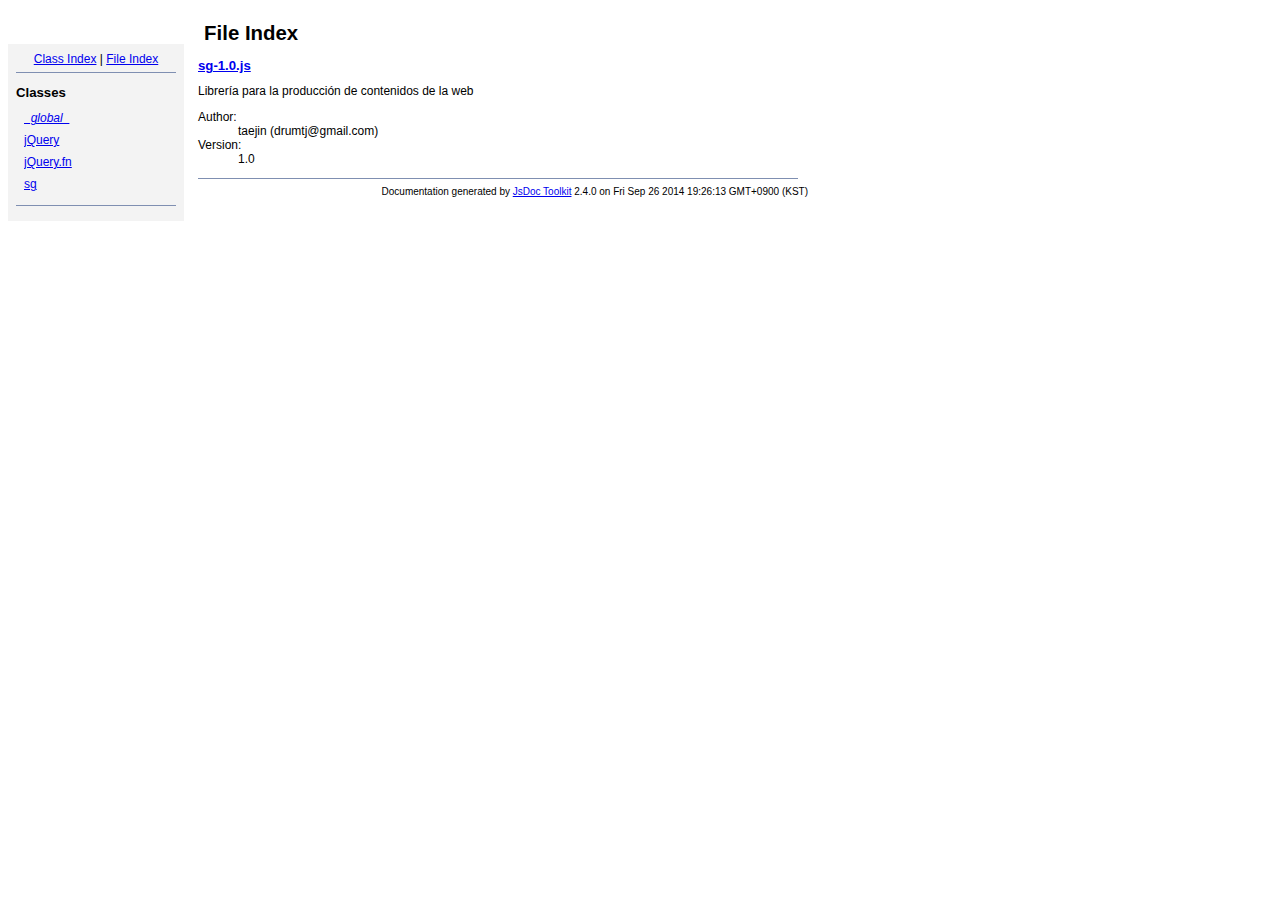
<file: common/lib/sg/doc/files.html>
<!DOCTYPE html PUBLIC "-//W3C//DTD XHTML 1.0 Transitional//EN"
        "http://www.w3.org/TR/xhtml1/DTD/xhtml1-transitional.dtd">
<html xmlns="http://www.w3.org/1999/xhtml" xml:lang="en" lang="en">
	<head>
		<meta http-equiv="content-type" content="text/html; charset=utf-8" />
		
		<title>JsDoc Reference - File Index</title>
		<meta name="generator" content="JsDoc Toolkit" />
		
		<style type="text/css">
		/* default.css */
body
{
	font: 12px "Lucida Grande", Tahoma, Arial, Helvetica, sans-serif;
	width: 800px;
}

.header
{
	clear: both;
	background-color: #ccc;
	padding: 8px;
}

h1
{
	font-size: 150%;
	font-weight: bold;
	padding: 0;
	margin: 1em 0 0 .3em;
}

hr
{
	border: none 0;
	border-top: 1px solid #7F8FB1;
	height: 1px;
}

pre.code
{
	display: block;
	padding: 8px;
	border: 1px dashed #ccc;
}

#index
{
	margin-top: 24px;
	float: left;
	width: 160px;
	position: absolute;
	left: 8px;
	background-color: #F3F3F3;
	padding: 8px;
}

#content
{
	margin-left: 190px;
	width: 600px;
}

.classList
{
	list-style-type: none;
	padding: 0;
	margin: 0 0 0 8px;
	font-family: arial, sans-serif;
	font-size: 1em;
	overflow: auto;
}

.classList li
{
	padding: 0;
	margin: 0 0 8px 0;
}

.summaryTable { width: 100%; }

h1.classTitle
{
	font-size:170%;
	line-height:130%;
}

h2 { font-size: 110%; }
caption, div.sectionTitle
{
	background-color: #7F8FB1;
	color: #fff;
	font-size:130%;
	text-align: left;
	padding: 2px 6px 2px 6px;
	border: 1px #7F8FB1 solid;
}

div.sectionTitle { margin-bottom: 8px; }
.summaryTable thead { display: none; }

.summaryTable td
{
	vertical-align: top;
	padding: 4px;
	border-bottom: 1px #7F8FB1 solid;
	border-right: 1px #7F8FB1 solid;
}

/*col#summaryAttributes {}*/
.summaryTable td.attributes
{
	border-left: 1px #7F8FB1 solid;
	width: 140px;
	text-align: right;
}

td.attributes, .fixedFont
{
	line-height: 15px;
	color: #002EBE;
	font-family: "Courier New",Courier,monospace;
	font-size: 13px;
}

.summaryTable td.nameDescription
{
	text-align: left;
	font-size: 13px;
	line-height: 15px;
}

.summaryTable td.nameDescription, .description
{
	line-height: 15px;
	padding: 4px;
	padding-left: 4px;
}

.summaryTable { margin-bottom: 8px; }

ul.inheritsList
{
	list-style: square;
	margin-left: 20px;
	padding-left: 0;
}

.detailList {
	margin-left: 20px; 
	line-height: 15px;
}
.detailList dt { margin-left: 20px; }

.detailList .heading
{
	font-weight: bold;
	padding-bottom: 6px;
	margin-left: 0;
}

.light, td.attributes, .light a:link, .light a:visited
{
	color: #777;
	font-style: italic;
}

.fineprint
{
	text-align: right;
	font-size: 10px;
}
		</style>
	</head>
	
	<body>
		<div id="header">
</div>
		
		<div id="index">
			<div align="center"><a href="index.html">Class Index</a>
| <a href="files.html">File Index</a></div>
<hr />
<h2>Classes</h2>
<ul class="classList">
	
	<li><i><a href="symbols/_global_.html">_global_</a></i></li>
	
	<li><a href="symbols/jQuery.html">jQuery</a></li>
	
	<li><a href="symbols/jQuery.fn.html">jQuery.fn</a></li>
	
	<li><a href="symbols/sg.html">sg</a></li>
	
</ul>
<hr />
		</div>
		
		<div id="content">
			<h1 class="classTitle">File Index</h1>
			
			
			<div>
				<h2><a href="symbols/src/sg_sg-1.0.js.html">sg-1.0.js</a></h2>
				
Librería para la producción de contenidos de la web
				<dl>
					
						<dt class="heading">Author:</dt>
						<dd>taejin (drumtj@gmail.com)</dd>
					
					
						<dt class="heading">Version:</dt>
							<dd>1.0</dd>
					
					
					
				</dl>
			</div>
			<hr />
			
			
		</div>
		<div class="fineprint" style="clear:both">
			
			Documentation generated by <a href="http://code.google.com/p/jsdoc-toolkit/" target="_blankt">JsDoc Toolkit</a> 2.4.0 on Fri Sep 26 2014 19:26:13 GMT+0900 (KST)
		</div>
	</body>
</html>
</file>
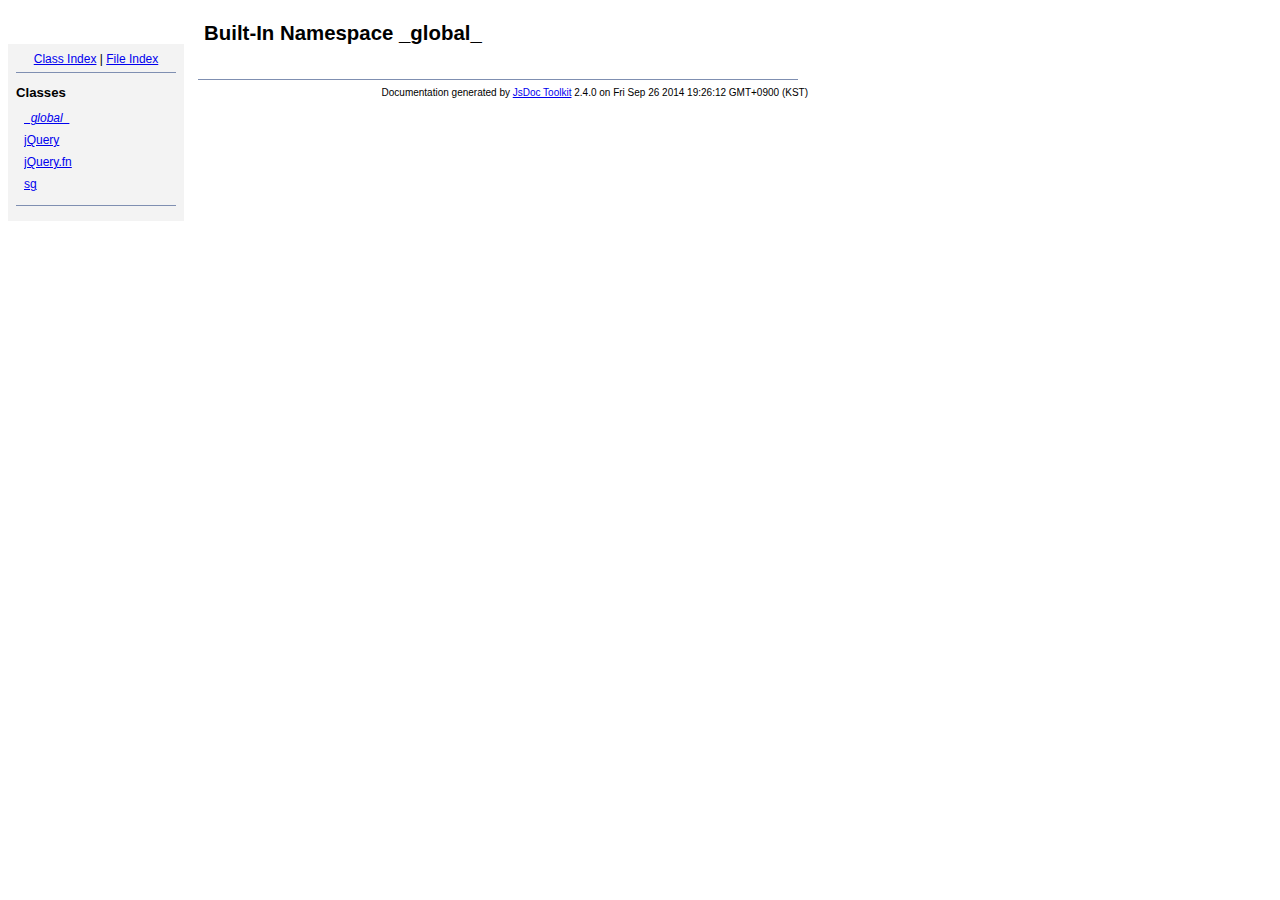
<file: common/lib/sg/doc/symbols/_global_.html>
<!DOCTYPE html PUBLIC "-//W3C//DTD XHTML 1.0 Transitional//EN"
        "http://www.w3.org/TR/xhtml1/DTD/xhtml1-transitional.dtd">
<html xmlns="http://www.w3.org/1999/xhtml" xml:lang="en" lang="en">
	<head>
		<meta http-equiv="content-type" content="text/html; charset=utf-8" />
		<meta name="generator" content="JsDoc Toolkit" />
		
		<title>JsDoc Reference - _global_</title>

		<style type="text/css">
			/* default.css */
body
{
	font: 12px "Lucida Grande", Tahoma, Arial, Helvetica, sans-serif;
	width: 800px;
}

.header
{
	clear: both;
	background-color: #ccc;
	padding: 8px;
}

h1
{
	font-size: 150%;
	font-weight: bold;
	padding: 0;
	margin: 1em 0 0 .3em;
}

hr
{
	border: none 0;
	border-top: 1px solid #7F8FB1;
	height: 1px;
}

pre.code
{
	display: block;
	padding: 8px;
	border: 1px dashed #ccc;
}

#index
{
	margin-top: 24px;
	float: left;
	width: 160px;
	position: absolute;
	left: 8px;
	background-color: #F3F3F3;
	padding: 8px;
}

#content
{
	margin-left: 190px;
	width: 600px;
}

.classList
{
	list-style-type: none;
	padding: 0;
	margin: 0 0 0 8px;
	font-family: arial, sans-serif;
	font-size: 1em;
	overflow: auto;
}

.classList li
{
	padding: 0;
	margin: 0 0 8px 0;
}

.summaryTable { width: 100%; }

h1.classTitle
{
	font-size:170%;
	line-height:130%;
}

h2 { font-size: 110%; }
caption, div.sectionTitle
{
	background-color: #7F8FB1;
	color: #fff;
	font-size:130%;
	text-align: left;
	padding: 2px 6px 2px 6px;
	border: 1px #7F8FB1 solid;
}

div.sectionTitle { margin-bottom: 8px; }
.summaryTable thead { display: none; }

.summaryTable td
{
	vertical-align: top;
	padding: 4px;
	border-bottom: 1px #7F8FB1 solid;
	border-right: 1px #7F8FB1 solid;
}

/*col#summaryAttributes {}*/
.summaryTable td.attributes
{
	border-left: 1px #7F8FB1 solid;
	width: 140px;
	text-align: right;
}

td.attributes, .fixedFont
{
	line-height: 15px;
	color: #002EBE;
	font-family: "Courier New",Courier,monospace;
	font-size: 13px;
}

.summaryTable td.nameDescription
{
	text-align: left;
	font-size: 13px;
	line-height: 15px;
}

.summaryTable td.nameDescription, .description
{
	line-height: 15px;
	padding: 4px;
	padding-left: 4px;
}

.summaryTable { margin-bottom: 8px; }

ul.inheritsList
{
	list-style: square;
	margin-left: 20px;
	padding-left: 0;
}

.detailList {
	margin-left: 20px; 
	line-height: 15px;
}
.detailList dt { margin-left: 20px; }

.detailList .heading
{
	font-weight: bold;
	padding-bottom: 6px;
	margin-left: 0;
}

.light, td.attributes, .light a:link, .light a:visited
{
	color: #777;
	font-style: italic;
}

.fineprint
{
	text-align: right;
	font-size: 10px;
}
		</style>
	</head>

	<body>
<!-- ============================== header ================================= -->	
		<!-- begin static/header.html -->
		<div id="header">
</div>
		<!-- end static/header.html -->

<!-- ============================== classes index ============================ -->
		<div id="index">
			<!-- begin publish.classesIndex -->
			<div align="center"><a href="../index.html">Class Index</a>
| <a href="../files.html">File Index</a></div>
<hr />
<h2>Classes</h2>
<ul class="classList">
	
	<li><i><a href="../symbols/_global_.html">_global_</a></i></li>
	
	<li><a href="../symbols/jQuery.html">jQuery</a></li>
	
	<li><a href="../symbols/jQuery.fn.html">jQuery.fn</a></li>
	
	<li><a href="../symbols/sg.html">sg</a></li>
	
</ul>
<hr />
			<!-- end publish.classesIndex -->
		</div>
		
		<div id="content">
<!-- ============================== class title ============================ -->
			<h1 class="classTitle">
				
				Built-In Namespace _global_
			</h1>

<!-- ============================== class summary ========================== -->			
			<p class="description">
				
				
			
				
				
				
			</p>

<!-- ============================== constructor summary ==================== -->			
			

<!-- ============================== properties summary ===================== -->
			

<!-- ============================== methods summary ======================== -->
			
<!-- ============================== events summary ======================== -->
			

<!-- ============================== constructor details ==================== -->		
			

<!-- ============================== field details ========================== -->		
			

<!-- ============================== method details ========================= -->		
			
			
<!-- ============================== event details ========================= -->		
			
			
			<hr />
		</div>

		
<!-- ============================== footer ================================= -->
		<div class="fineprint" style="clear:both">
			
			Documentation generated by <a href="http://code.google.com/p/jsdoc-toolkit/" target="_blank">JsDoc Toolkit</a> 2.4.0 on Fri Sep 26 2014 19:26:12 GMT+0900 (KST)
		</div>
	</body>
</html>
</file>
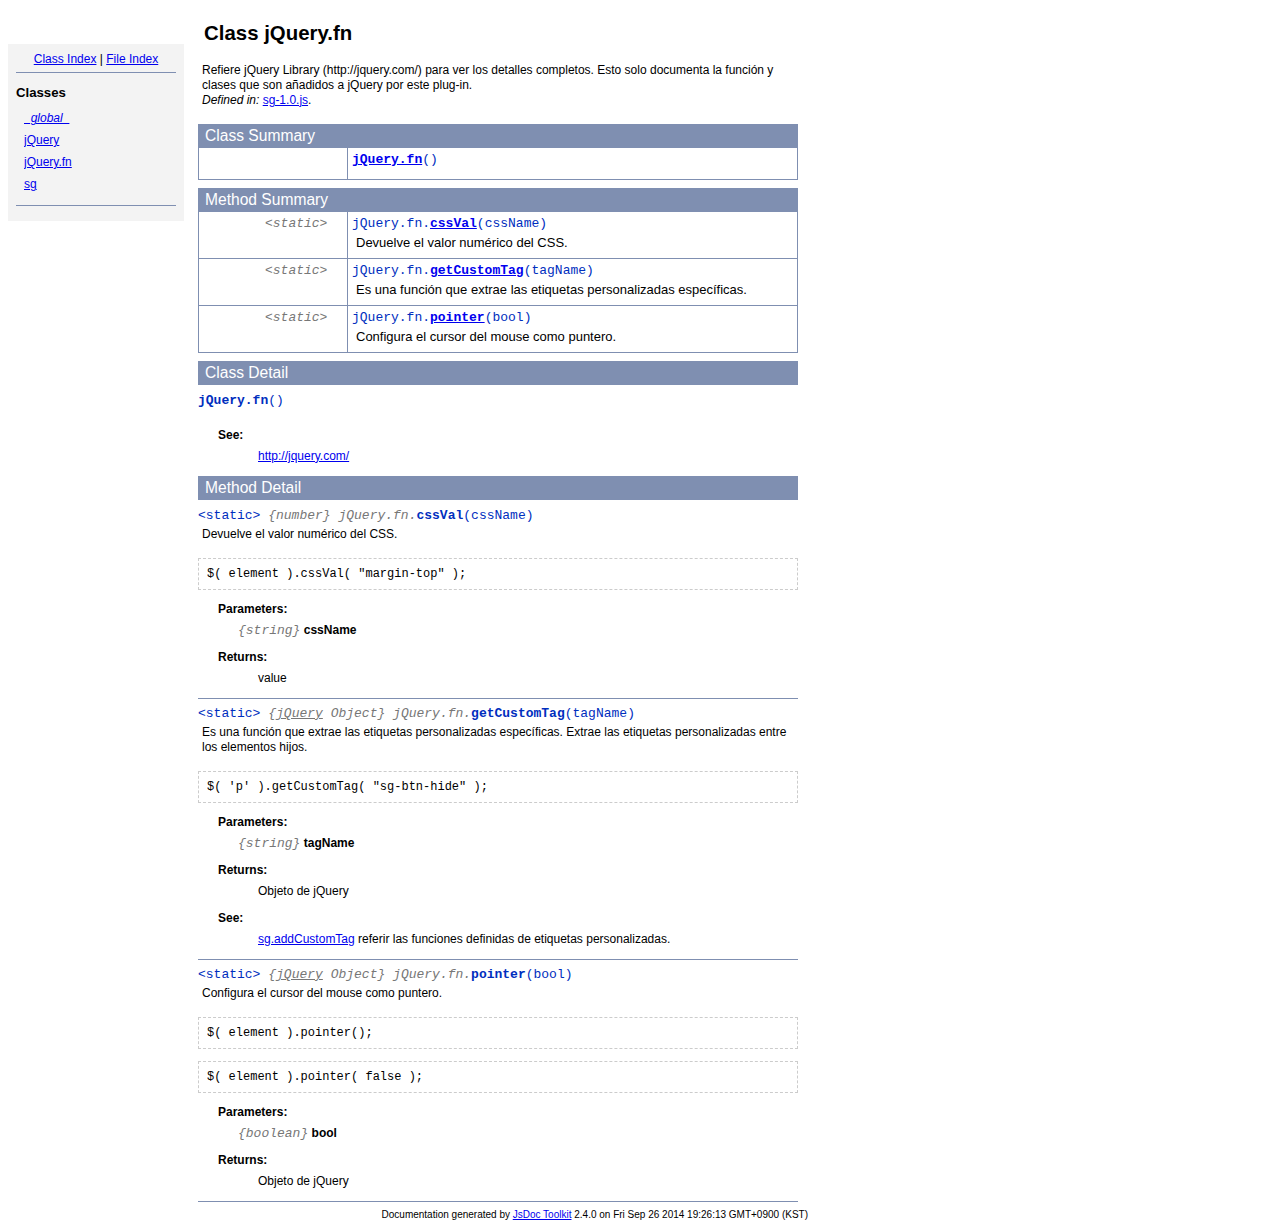
<file: common/lib/sg/doc/symbols/jQuery.fn.html>
<!DOCTYPE html PUBLIC "-//W3C//DTD XHTML 1.0 Transitional//EN"
        "http://www.w3.org/TR/xhtml1/DTD/xhtml1-transitional.dtd">
<html xmlns="http://www.w3.org/1999/xhtml" xml:lang="en" lang="en">
	<head>
		<meta http-equiv="content-type" content="text/html; charset=utf-8" />
		<meta name="generator" content="JsDoc Toolkit" />
		
		<title>JsDoc Reference - jQuery.fn</title>

		<style type="text/css">
			/* default.css */
body
{
	font: 12px "Lucida Grande", Tahoma, Arial, Helvetica, sans-serif;
	width: 800px;
}

.header
{
	clear: both;
	background-color: #ccc;
	padding: 8px;
}

h1
{
	font-size: 150%;
	font-weight: bold;
	padding: 0;
	margin: 1em 0 0 .3em;
}

hr
{
	border: none 0;
	border-top: 1px solid #7F8FB1;
	height: 1px;
}

pre.code
{
	display: block;
	padding: 8px;
	border: 1px dashed #ccc;
}

#index
{
	margin-top: 24px;
	float: left;
	width: 160px;
	position: absolute;
	left: 8px;
	background-color: #F3F3F3;
	padding: 8px;
}

#content
{
	margin-left: 190px;
	width: 600px;
}

.classList
{
	list-style-type: none;
	padding: 0;
	margin: 0 0 0 8px;
	font-family: arial, sans-serif;
	font-size: 1em;
	overflow: auto;
}

.classList li
{
	padding: 0;
	margin: 0 0 8px 0;
}

.summaryTable { width: 100%; }

h1.classTitle
{
	font-size:170%;
	line-height:130%;
}

h2 { font-size: 110%; }
caption, div.sectionTitle
{
	background-color: #7F8FB1;
	color: #fff;
	font-size:130%;
	text-align: left;
	padding: 2px 6px 2px 6px;
	border: 1px #7F8FB1 solid;
}

div.sectionTitle { margin-bottom: 8px; }
.summaryTable thead { display: none; }

.summaryTable td
{
	vertical-align: top;
	padding: 4px;
	border-bottom: 1px #7F8FB1 solid;
	border-right: 1px #7F8FB1 solid;
}

/*col#summaryAttributes {}*/
.summaryTable td.attributes
{
	border-left: 1px #7F8FB1 solid;
	width: 140px;
	text-align: right;
}

td.attributes, .fixedFont
{
	line-height: 15px;
	color: #002EBE;
	font-family: "Courier New",Courier,monospace;
	font-size: 13px;
}

.summaryTable td.nameDescription
{
	text-align: left;
	font-size: 13px;
	line-height: 15px;
}

.summaryTable td.nameDescription, .description
{
	line-height: 15px;
	padding: 4px;
	padding-left: 4px;
}

.summaryTable { margin-bottom: 8px; }

ul.inheritsList
{
	list-style: square;
	margin-left: 20px;
	padding-left: 0;
}

.detailList {
	margin-left: 20px; 
	line-height: 15px;
}
.detailList dt { margin-left: 20px; }

.detailList .heading
{
	font-weight: bold;
	padding-bottom: 6px;
	margin-left: 0;
}

.light, td.attributes, .light a:link, .light a:visited
{
	color: #777;
	font-style: italic;
}

.fineprint
{
	text-align: right;
	font-size: 10px;
}
		</style>
	</head>

	<body>
<!-- ============================== header ================================= -->	
		<!-- begin static/header.html -->
		<div id="header">
</div>
		<!-- end static/header.html -->

<!-- ============================== classes index ============================ -->
		<div id="index">
			<!-- begin publish.classesIndex -->
			<div align="center"><a href="../index.html">Class Index</a>
| <a href="../files.html">File Index</a></div>
<hr />
<h2>Classes</h2>
<ul class="classList">
	
	<li><i><a href="../symbols/_global_.html">_global_</a></i></li>
	
	<li><a href="../symbols/jQuery.html">jQuery</a></li>
	
	<li><a href="../symbols/jQuery.fn.html">jQuery.fn</a></li>
	
	<li><a href="../symbols/sg.html">sg</a></li>
	
</ul>
<hr />
			<!-- end publish.classesIndex -->
		</div>
		
		<div id="content">
<!-- ============================== class title ============================ -->
			<h1 class="classTitle">
				
				Class jQuery.fn
			</h1>

<!-- ============================== class summary ========================== -->			
			<p class="description">
				
				
			
				Refiere jQuery Library (http://jquery.com/) para ver los detalles completos. Esto solo documenta la función y clases que son añadidos a jQuery por este plug-in.
				
				
					<br /><i>Defined in: </i> <a href="../symbols/src/sg_sg-1.0.js.html">sg-1.0.js</a>.
				
			</p>

<!-- ============================== constructor summary ==================== -->			
			
			<table class="summaryTable" cellspacing="0" summary="A summary of the constructor documented in the class jQuery.fn.">
				<caption>Class Summary</caption>
				<thead>
					<tr>
						<th scope="col">Constructor Attributes</th>
						<th scope="col">Constructor Name and Description</th>
					</tr>
				</thead>
				<tbody>
					<tr>
						<td class="attributes">&nbsp;</td>
						<td class="nameDescription" >
							<div class="fixedFont">
								<b><a href="../symbols/jQuery.fn.html#constructor">jQuery.fn</a></b>()
							</div>
							<div class="description"></div>
						</td>
					</tr>
				</tbody>
			</table>
			

<!-- ============================== properties summary ===================== -->
			

<!-- ============================== methods summary ======================== -->
			
				
				
				<table class="summaryTable" cellspacing="0" summary="A summary of the methods documented in the class jQuery.fn.">
					<caption>Method Summary</caption>
					<thead>
						<tr>
							<th scope="col">Method Attributes</th>
							<th scope="col">Method Name and Description</th>
						</tr>
					</thead>
					<tbody>
					
						<tr>
							<td class="attributes">&lt;static&gt; &nbsp;</td>
							<td class="nameDescription">
								<div class="fixedFont">jQuery.fn.<b><a href="../symbols/jQuery.fn.html#.cssVal">cssVal</a></b>(cssName)
								</div>
								<div class="description">Devuelve el valor numérico del CSS.</div>
							</td>
						</tr>
					
						<tr>
							<td class="attributes">&lt;static&gt; &nbsp;</td>
							<td class="nameDescription">
								<div class="fixedFont">jQuery.fn.<b><a href="../symbols/jQuery.fn.html#.getCustomTag">getCustomTag</a></b>(tagName)
								</div>
								<div class="description">Es una función que extrae las etiquetas personalizadas específicas.</div>
							</td>
						</tr>
					
						<tr>
							<td class="attributes">&lt;static&gt; &nbsp;</td>
							<td class="nameDescription">
								<div class="fixedFont">jQuery.fn.<b><a href="../symbols/jQuery.fn.html#.pointer">pointer</a></b>(bool)
								</div>
								<div class="description">Configura el cursor del mouse como puntero.</div>
							</td>
						</tr>
					
					</tbody>
				</table>
				
				
				
			
<!-- ============================== events summary ======================== -->
			

<!-- ============================== constructor details ==================== -->		
			
			<div class="details"><a name="constructor"> </a>
				<div class="sectionTitle">
					Class Detail
				</div>
				
				<div class="fixedFont">
						<b>jQuery.fn</b>()
				</div>
				
				<div class="description">
					
					
				</div>
				
				
				
				
					
					
					
					
					
					
					
						<dl class="detailList">
						<dt class="heading">See:</dt>
						
							<dd><a href="http://jquery.com/">http://jquery.com/</a></dd>
						
						</dl>
					

			</div>
			

<!-- ============================== field details ========================== -->		
			

<!-- ============================== method details ========================= -->		
			
				<div class="sectionTitle">
					Method Detail
				</div>
				
					<a name=".cssVal"> </a>
					<div class="fixedFont">&lt;static&gt; 
					
					<span class="light">{number}</span>
					<span class="light">jQuery.fn.</span><b>cssVal</b>(cssName)
					
					</div>
					<div class="description">
						Devuelve el valor numérico del CSS.
						
						
					</div>
					
					
					
					<pre class="code">$( element ).cssVal( "margin-top" );</pre>
					
					
					
						
							<dl class="detailList">
							<dt class="heading">Parameters:</dt>
							
								<dt>
									<span class="light fixedFont">{string}</span> <b>cssName</b>
									
								</dt>
								<dd></dd>
							
							</dl>
						
						
						
						
						
							<dl class="detailList">
							<dt class="heading">Returns:</dt>
							
								<dd>value</dd>
							
							</dl>
						
						
						

					<hr />
				
					<a name=".getCustomTag"> </a>
					<div class="fixedFont">&lt;static&gt; 
					
					<span class="light">{<a href="../symbols/jQuery.html">jQuery</a> Object}</span>
					<span class="light">jQuery.fn.</span><b>getCustomTag</b>(tagName)
					
					</div>
					<div class="description">
						Es una función que extrae las etiquetas personalizadas específicas. Extrae las etiquetas personalizadas entre los elementos hijos.
						
						
					</div>
					
					
					
					<pre class="code">$( 'p' ).getCustomTag( "sg-btn-hide" );</pre>
					
					
					
						
							<dl class="detailList">
							<dt class="heading">Parameters:</dt>
							
								<dt>
									<span class="light fixedFont">{string}</span> <b>tagName</b>
									
								</dt>
								<dd></dd>
							
							</dl>
						
						
						
						
						
							<dl class="detailList">
							<dt class="heading">Returns:</dt>
							
								<dd>Objeto de jQuery</dd>
							
							</dl>
						
						
						
							<dl class="detailList">
							<dt class="heading">See:</dt>
							
								<dd><a href="../symbols/sg.html#.addCustomTag">sg.addCustomTag</a> referir las funciones definidas de etiquetas personalizadas.</dd>
							
							</dl>
						

					<hr />
				
					<a name=".pointer"> </a>
					<div class="fixedFont">&lt;static&gt; 
					
					<span class="light">{<a href="../symbols/jQuery.html">jQuery</a> Object}</span>
					<span class="light">jQuery.fn.</span><b>pointer</b>(bool)
					
					</div>
					<div class="description">
						Configura el cursor del mouse como puntero.
						
						
					</div>
					
					
					
					<pre class="code">$( element ).pointer();</pre>
					
					<pre class="code">$( element ).pointer( false );</pre>
					
					
					
						
							<dl class="detailList">
							<dt class="heading">Parameters:</dt>
							
								<dt>
									<span class="light fixedFont">{boolean}</span> <b>bool</b>
									
								</dt>
								<dd></dd>
							
							</dl>
						
						
						
						
						
							<dl class="detailList">
							<dt class="heading">Returns:</dt>
							
								<dd>Objeto de jQuery</dd>
							
							</dl>
						
						
						

					
				
			
			
<!-- ============================== event details ========================= -->		
			
			
			<hr />
		</div>

		
<!-- ============================== footer ================================= -->
		<div class="fineprint" style="clear:both">
			
			Documentation generated by <a href="http://code.google.com/p/jsdoc-toolkit/" target="_blank">JsDoc Toolkit</a> 2.4.0 on Fri Sep 26 2014 19:26:13 GMT+0900 (KST)
		</div>
	</body>
</html>
</file>
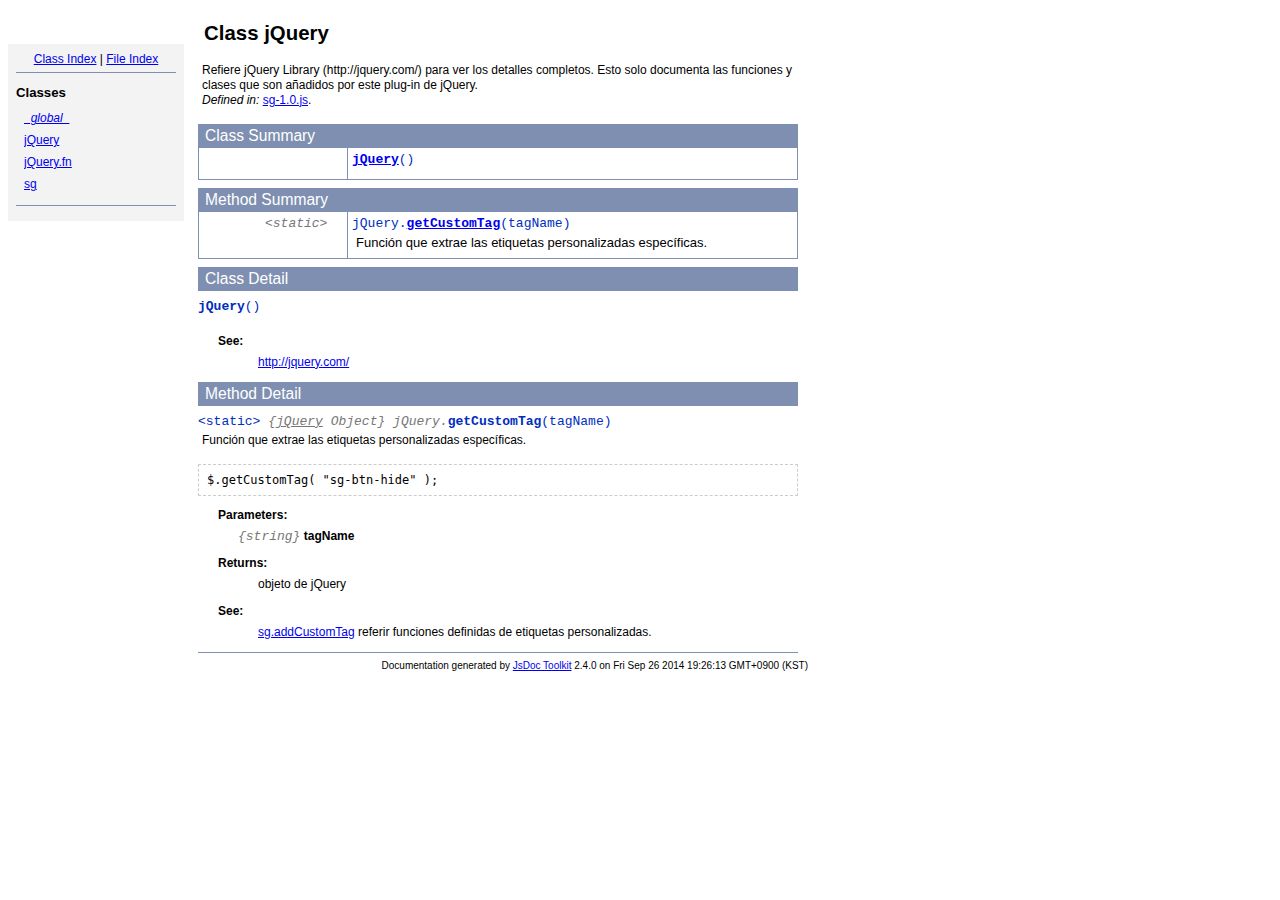
<file: common/lib/sg/doc/symbols/jQuery.html>
<!DOCTYPE html PUBLIC "-//W3C//DTD XHTML 1.0 Transitional//EN"
        "http://www.w3.org/TR/xhtml1/DTD/xhtml1-transitional.dtd">
<html xmlns="http://www.w3.org/1999/xhtml" xml:lang="en" lang="en">
	<head>
		<meta http-equiv="content-type" content="text/html; charset=utf-8" />
		<meta name="generator" content="JsDoc Toolkit" />
		
		<title>JsDoc Reference - jQuery</title>

		<style type="text/css">
			/* default.css */
body
{
	font: 12px "Lucida Grande", Tahoma, Arial, Helvetica, sans-serif;
	width: 800px;
}

.header
{
	clear: both;
	background-color: #ccc;
	padding: 8px;
}

h1
{
	font-size: 150%;
	font-weight: bold;
	padding: 0;
	margin: 1em 0 0 .3em;
}

hr
{
	border: none 0;
	border-top: 1px solid #7F8FB1;
	height: 1px;
}

pre.code
{
	display: block;
	padding: 8px;
	border: 1px dashed #ccc;
}

#index
{
	margin-top: 24px;
	float: left;
	width: 160px;
	position: absolute;
	left: 8px;
	background-color: #F3F3F3;
	padding: 8px;
}

#content
{
	margin-left: 190px;
	width: 600px;
}

.classList
{
	list-style-type: none;
	padding: 0;
	margin: 0 0 0 8px;
	font-family: arial, sans-serif;
	font-size: 1em;
	overflow: auto;
}

.classList li
{
	padding: 0;
	margin: 0 0 8px 0;
}

.summaryTable { width: 100%; }

h1.classTitle
{
	font-size:170%;
	line-height:130%;
}

h2 { font-size: 110%; }
caption, div.sectionTitle
{
	background-color: #7F8FB1;
	color: #fff;
	font-size:130%;
	text-align: left;
	padding: 2px 6px 2px 6px;
	border: 1px #7F8FB1 solid;
}

div.sectionTitle { margin-bottom: 8px; }
.summaryTable thead { display: none; }

.summaryTable td
{
	vertical-align: top;
	padding: 4px;
	border-bottom: 1px #7F8FB1 solid;
	border-right: 1px #7F8FB1 solid;
}

/*col#summaryAttributes {}*/
.summaryTable td.attributes
{
	border-left: 1px #7F8FB1 solid;
	width: 140px;
	text-align: right;
}

td.attributes, .fixedFont
{
	line-height: 15px;
	color: #002EBE;
	font-family: "Courier New",Courier,monospace;
	font-size: 13px;
}

.summaryTable td.nameDescription
{
	text-align: left;
	font-size: 13px;
	line-height: 15px;
}

.summaryTable td.nameDescription, .description
{
	line-height: 15px;
	padding: 4px;
	padding-left: 4px;
}

.summaryTable { margin-bottom: 8px; }

ul.inheritsList
{
	list-style: square;
	margin-left: 20px;
	padding-left: 0;
}

.detailList {
	margin-left: 20px; 
	line-height: 15px;
}
.detailList dt { margin-left: 20px; }

.detailList .heading
{
	font-weight: bold;
	padding-bottom: 6px;
	margin-left: 0;
}

.light, td.attributes, .light a:link, .light a:visited
{
	color: #777;
	font-style: italic;
}

.fineprint
{
	text-align: right;
	font-size: 10px;
}
		</style>
	</head>

	<body>
<!-- ============================== header ================================= -->	
		<!-- begin static/header.html -->
		<div id="header">
</div>
		<!-- end static/header.html -->

<!-- ============================== classes index ============================ -->
		<div id="index">
			<!-- begin publish.classesIndex -->
			<div align="center"><a href="../index.html">Class Index</a>
| <a href="../files.html">File Index</a></div>
<hr />
<h2>Classes</h2>
<ul class="classList">
	
	<li><i><a href="../symbols/_global_.html">_global_</a></i></li>
	
	<li><a href="../symbols/jQuery.html">jQuery</a></li>
	
	<li><a href="../symbols/jQuery.fn.html">jQuery.fn</a></li>
	
	<li><a href="../symbols/sg.html">sg</a></li>
	
</ul>
<hr />
			<!-- end publish.classesIndex -->
		</div>
		
		<div id="content">
<!-- ============================== class title ============================ -->
			<h1 class="classTitle">
				
				Class jQuery
			</h1>

<!-- ============================== class summary ========================== -->			
			<p class="description">
				
				
			
				Refiere jQuery Library (http://jquery.com/) para ver los detalles completos. Esto solo documenta las funciones y clases que son añadidos por este plug-in de jQuery.
				
				
					<br /><i>Defined in: </i> <a href="../symbols/src/sg_sg-1.0.js.html">sg-1.0.js</a>.
				
			</p>

<!-- ============================== constructor summary ==================== -->			
			
			<table class="summaryTable" cellspacing="0" summary="A summary of the constructor documented in the class jQuery.">
				<caption>Class Summary</caption>
				<thead>
					<tr>
						<th scope="col">Constructor Attributes</th>
						<th scope="col">Constructor Name and Description</th>
					</tr>
				</thead>
				<tbody>
					<tr>
						<td class="attributes">&nbsp;</td>
						<td class="nameDescription" >
							<div class="fixedFont">
								<b><a href="../symbols/jQuery.html#constructor">jQuery</a></b>()
							</div>
							<div class="description"></div>
						</td>
					</tr>
				</tbody>
			</table>
			

<!-- ============================== properties summary ===================== -->
			

<!-- ============================== methods summary ======================== -->
			
				
				
				<table class="summaryTable" cellspacing="0" summary="A summary of the methods documented in the class jQuery.">
					<caption>Method Summary</caption>
					<thead>
						<tr>
							<th scope="col">Method Attributes</th>
							<th scope="col">Method Name and Description</th>
						</tr>
					</thead>
					<tbody>
					
						<tr>
							<td class="attributes">&lt;static&gt; &nbsp;</td>
							<td class="nameDescription">
								<div class="fixedFont">jQuery.<b><a href="../symbols/jQuery.html#.getCustomTag">getCustomTag</a></b>(tagName)
								</div>
								<div class="description">Función que extrae las etiquetas personalizadas específicas.</div>
							</td>
						</tr>
					
					</tbody>
				</table>
				
				
				
			
<!-- ============================== events summary ======================== -->
			

<!-- ============================== constructor details ==================== -->		
			
			<div class="details"><a name="constructor"> </a>
				<div class="sectionTitle">
					Class Detail
				</div>
				
				<div class="fixedFont">
						<b>jQuery</b>()
				</div>
				
				<div class="description">
					
					
				</div>
				
				
				
				
					
					
					
					
					
					
					
						<dl class="detailList">
						<dt class="heading">See:</dt>
						
							<dd><a href="http://jquery.com/">http://jquery.com/</a></dd>
						
						</dl>
					

			</div>
			

<!-- ============================== field details ========================== -->		
			

<!-- ============================== method details ========================= -->		
			
				<div class="sectionTitle">
					Method Detail
				</div>
				
					<a name=".getCustomTag"> </a>
					<div class="fixedFont">&lt;static&gt; 
					
					<span class="light">{<a href="../symbols/jQuery.html">jQuery</a> Object}</span>
					<span class="light">jQuery.</span><b>getCustomTag</b>(tagName)
					
					</div>
					<div class="description">
						Función que extrae las etiquetas personalizadas específicas.
						
						
					</div>
					
					
					
					<pre class="code">$.getCustomTag( "sg-btn-hide" );</pre>
					
					
					
						
							<dl class="detailList">
							<dt class="heading">Parameters:</dt>
							
								<dt>
									<span class="light fixedFont">{string}</span> <b>tagName</b>
									
								</dt>
								<dd></dd>
							
							</dl>
						
						
						
						
						
							<dl class="detailList">
							<dt class="heading">Returns:</dt>
							
								<dd>objeto de jQuery</dd>
							
							</dl>
						
						
						
							<dl class="detailList">
							<dt class="heading">See:</dt>
							
								<dd><a href="../symbols/sg.html#.addCustomTag">sg.addCustomTag</a> referir funciones definidas de etiquetas personalizadas.</dd>
							
							</dl>
						

					
				
			
			
<!-- ============================== event details ========================= -->		
			
			
			<hr />
		</div>

		
<!-- ============================== footer ================================= -->
		<div class="fineprint" style="clear:both">
			
			Documentation generated by <a href="http://code.google.com/p/jsdoc-toolkit/" target="_blank">JsDoc Toolkit</a> 2.4.0 on Fri Sep 26 2014 19:26:13 GMT+0900 (KST)
		</div>
	</body>
</html>
</file>
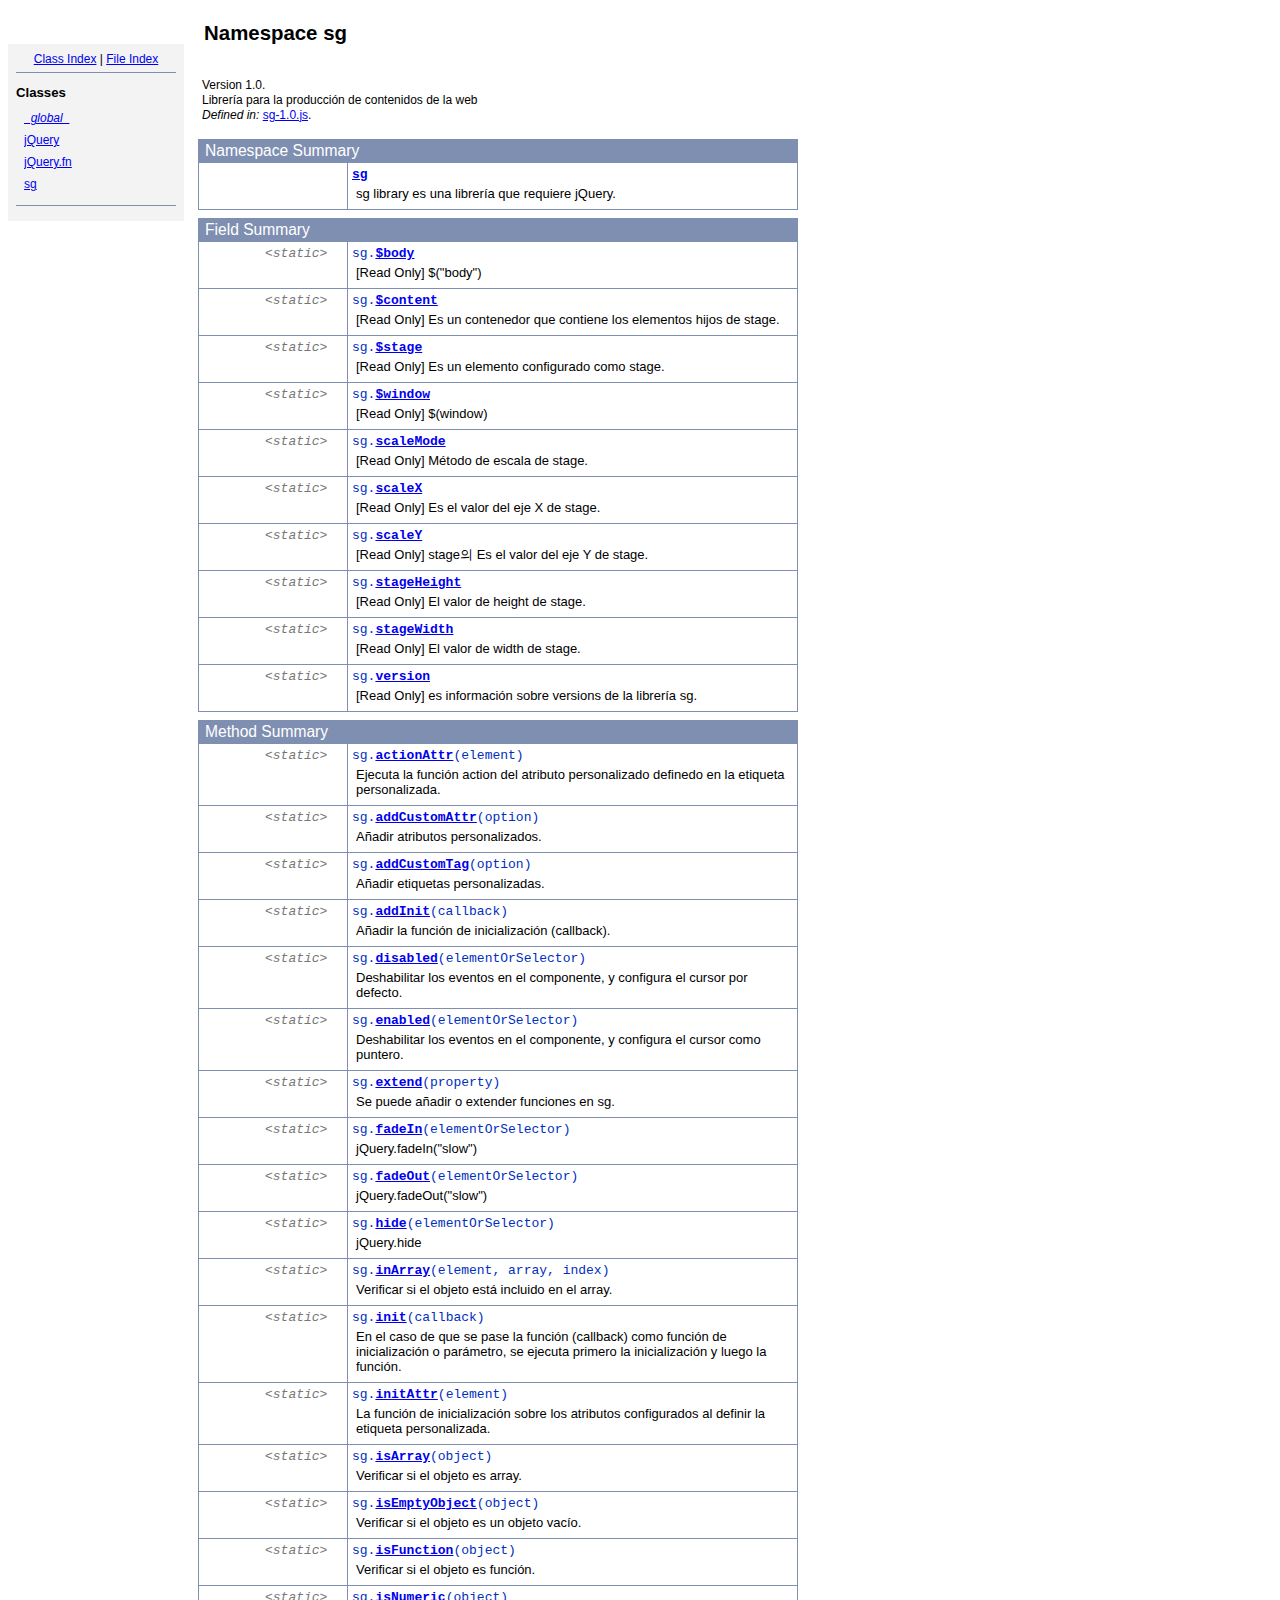
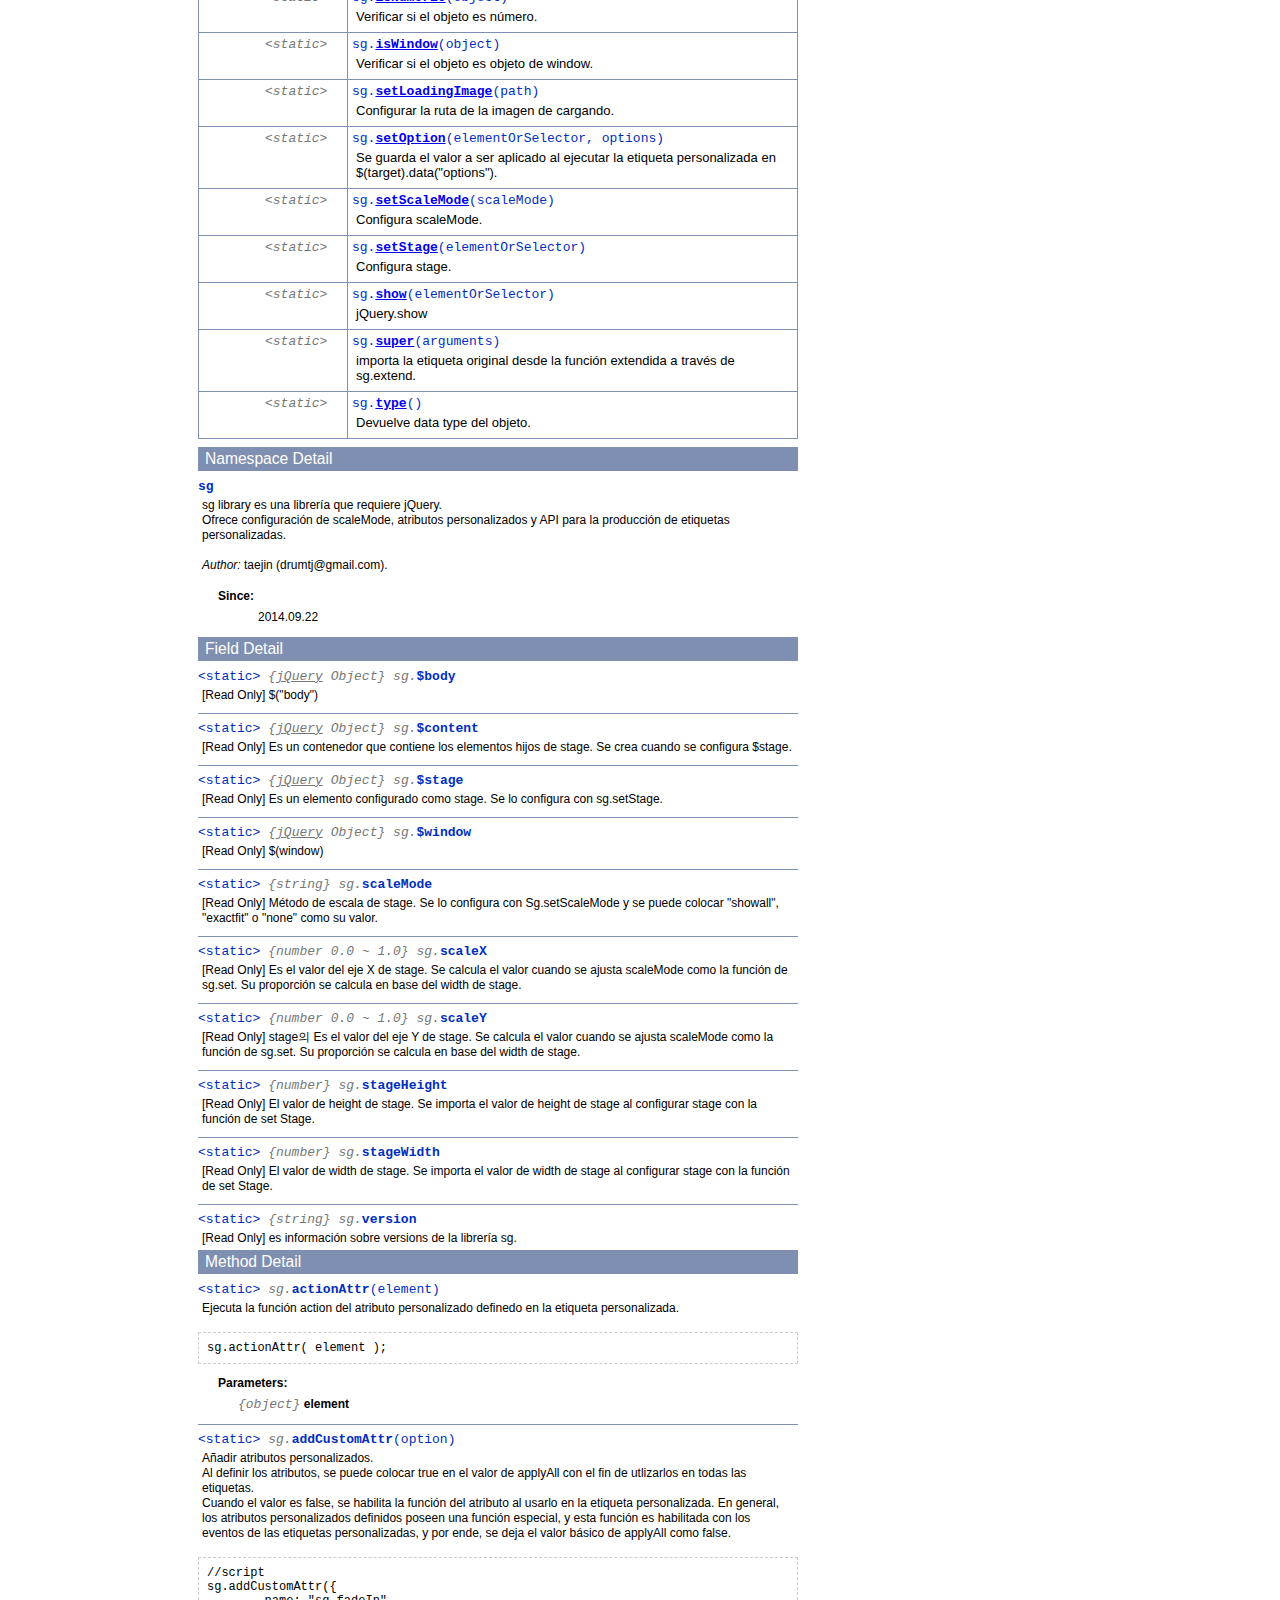
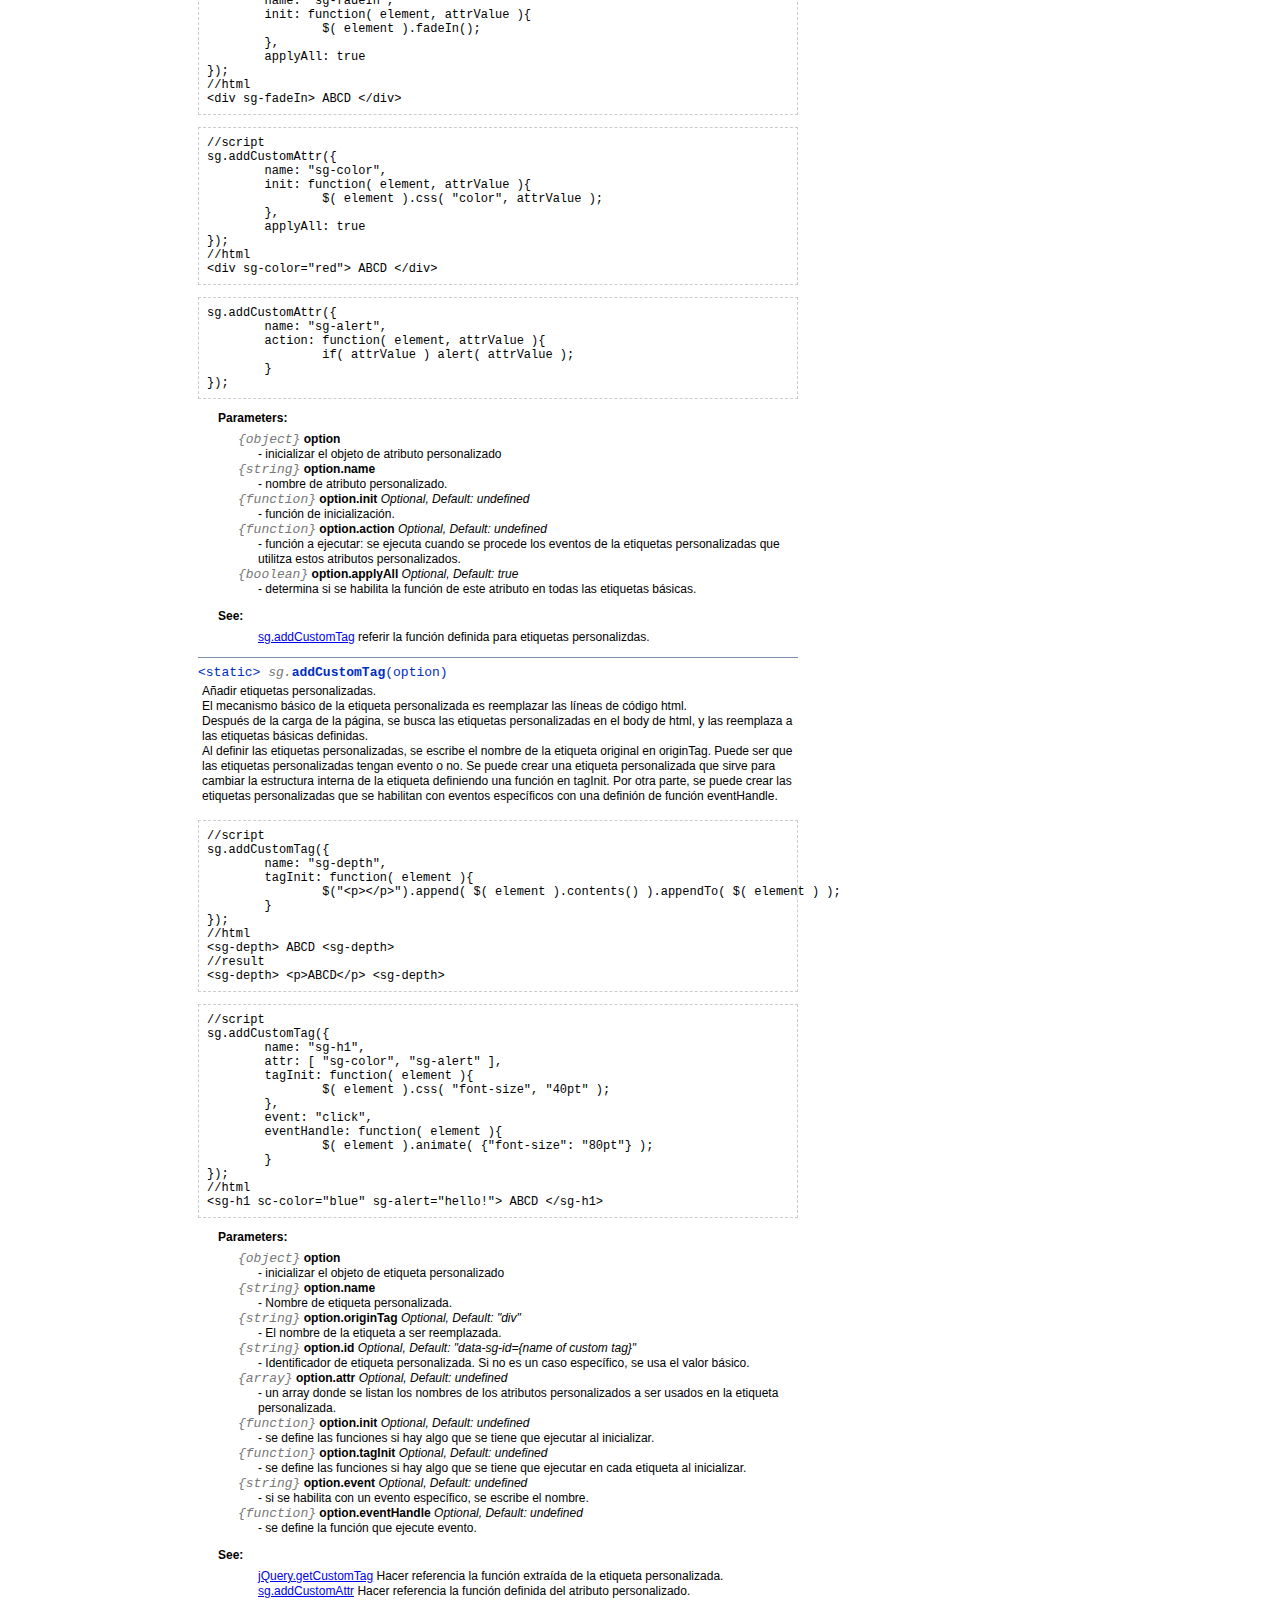
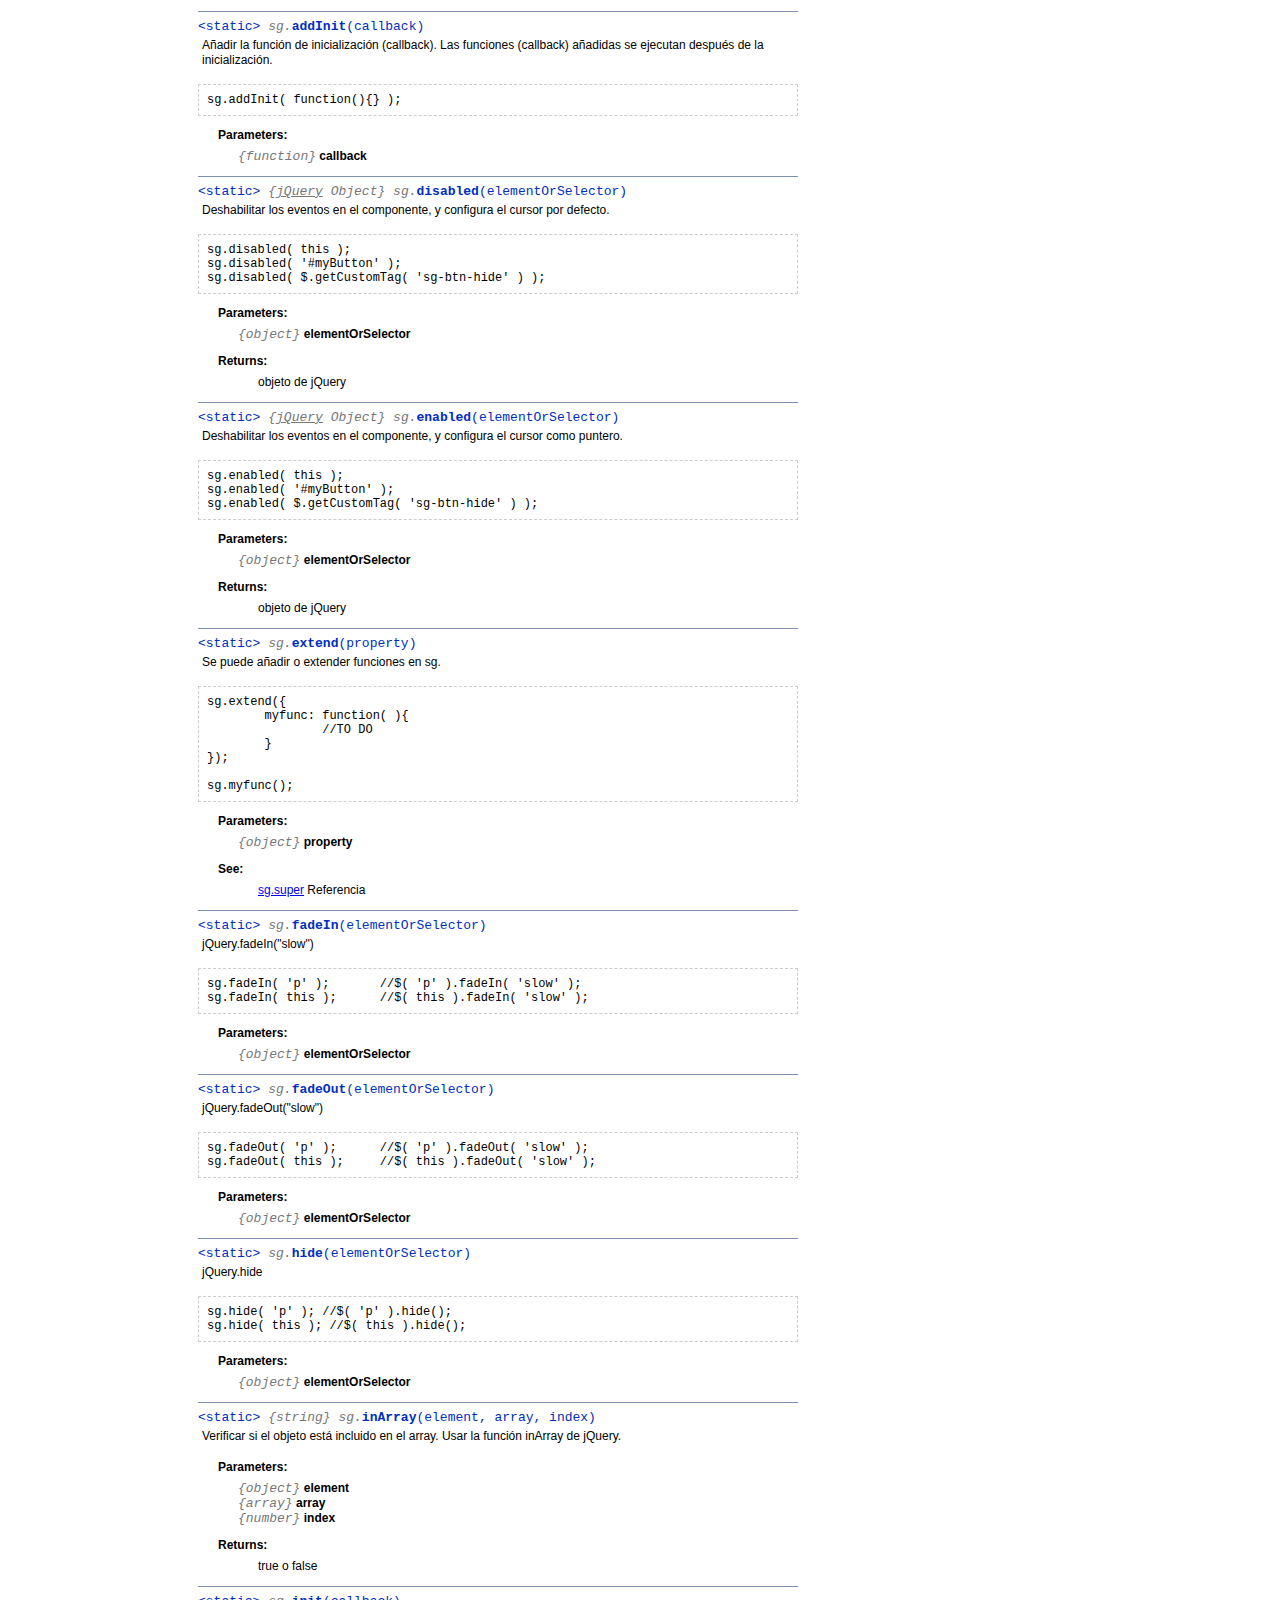
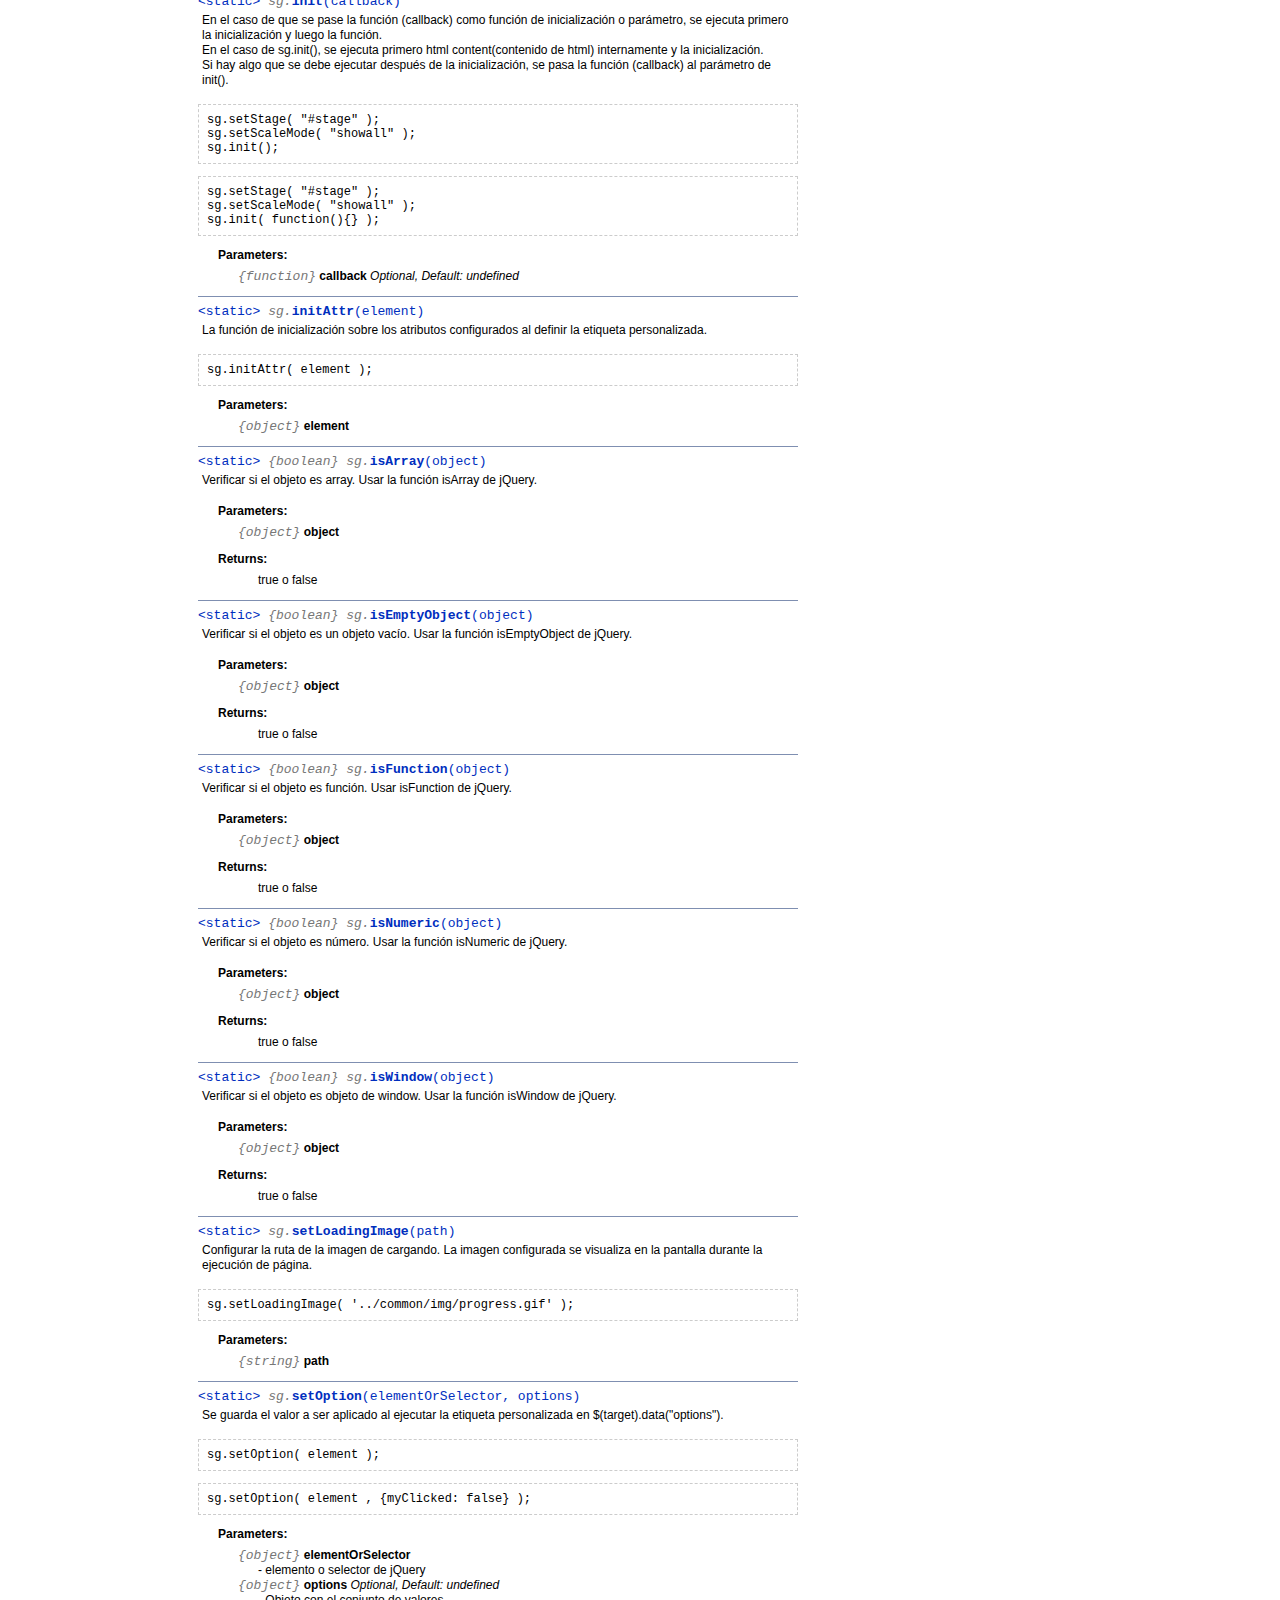
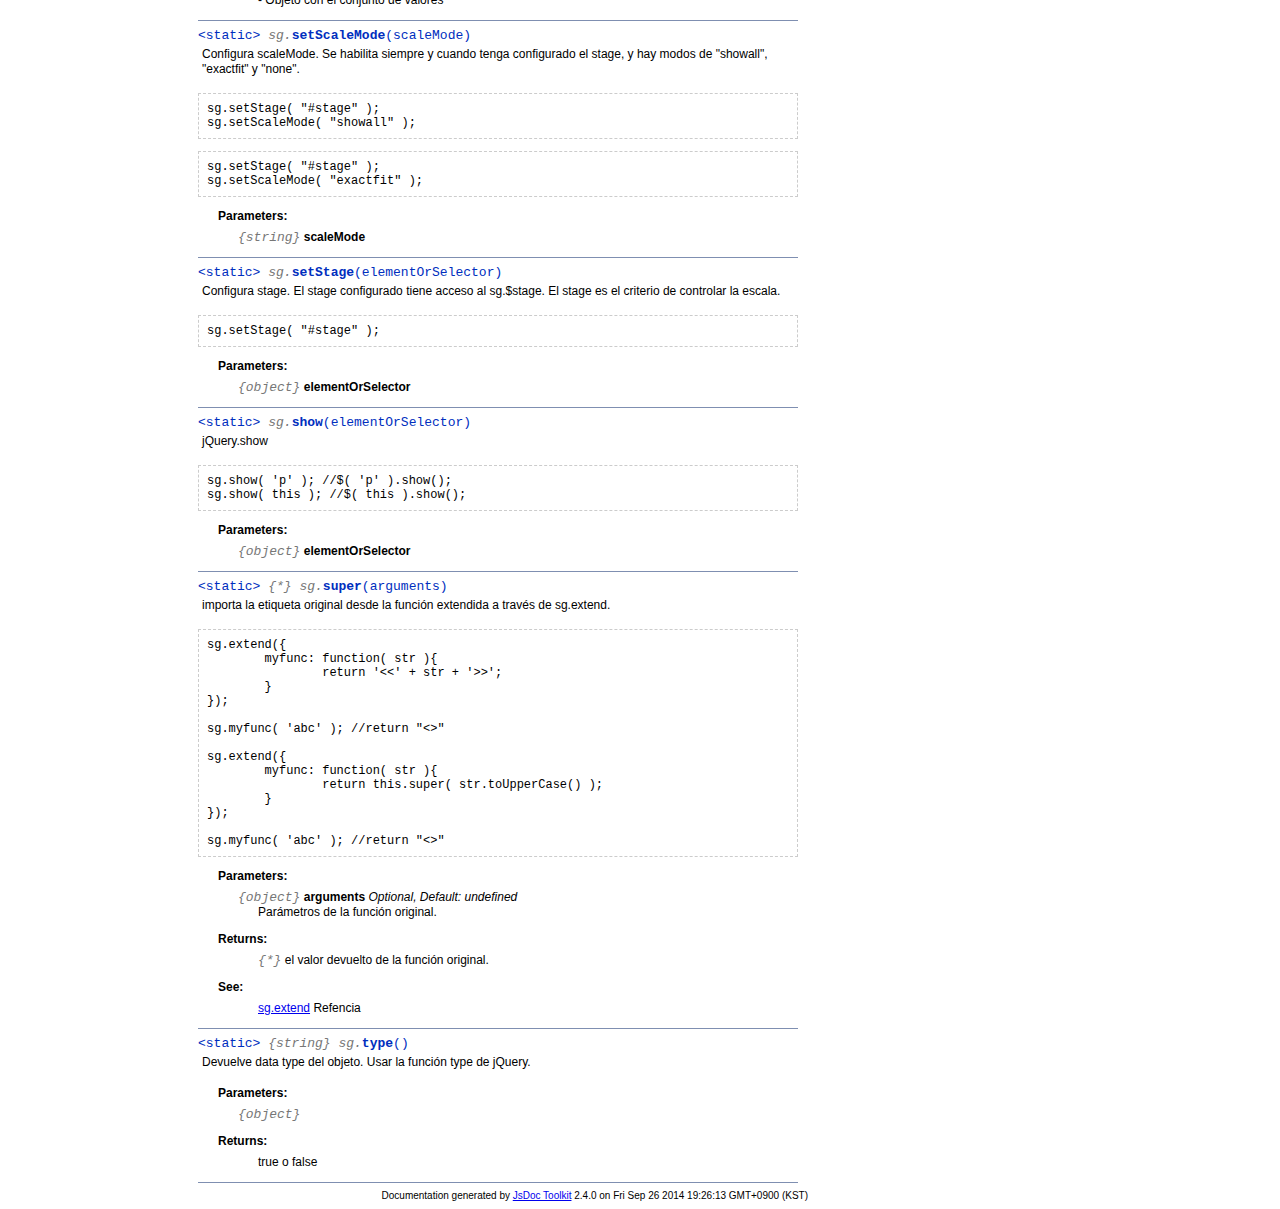
<file: common/lib/sg/doc/symbols/sg.html>
﻿<!DOCTYPE html PUBLIC "-//W3C//DTD XHTML 1.0 Transitional//EN"
        "http://www.w3.org/TR/xhtml1/DTD/xhtml1-transitional.dtd">
<html xmlns="http://www.w3.org/1999/xhtml" xml:lang="en" lang="en">
	<head>
		<meta http-equiv="content-type" content="text/html; charset=utf-8" />
		<meta name="generator" content="JsDoc Toolkit" />
		
		<title>JsDoc Reference - sg</title>

		<style type="text/css">
			/* default.css */
body
{
	font: 12px "Lucida Grande", Tahoma, Arial, Helvetica, sans-serif;
	width: 800px;
}

.header
{
	clear: both;
	background-color: #ccc;
	padding: 8px;
}

h1
{
	font-size: 150%;
	font-weight: bold;
	padding: 0;
	margin: 1em 0 0 .3em;
}

hr
{
	border: none 0;
	border-top: 1px solid #7F8FB1;
	height: 1px;
}

pre.code
{
	display: block;
	padding: 8px;
	border: 1px dashed #ccc;
}

#index
{
	margin-top: 24px;
	float: left;
	width: 160px;
	position: absolute;
	left: 8px;
	background-color: #F3F3F3;
	padding: 8px;
}

#content
{
	margin-left: 190px;
	width: 600px;
}

.classList
{
	list-style-type: none;
	padding: 0;
	margin: 0 0 0 8px;
	font-family: arial, sans-serif;
	font-size: 1em;
	overflow: auto;
}

.classList li
{
	padding: 0;
	margin: 0 0 8px 0;
}

.summaryTable { width: 100%; }

h1.classTitle
{
	font-size:170%;
	line-height:130%;
}

h2 { font-size: 110%; }
caption, div.sectionTitle
{
	background-color: #7F8FB1;
	color: #fff;
	font-size:130%;
	text-align: left;
	padding: 2px 6px 2px 6px;
	border: 1px #7F8FB1 solid;
}

div.sectionTitle { margin-bottom: 8px; }
.summaryTable thead { display: none; }

.summaryTable td
{
	vertical-align: top;
	padding: 4px;
	border-bottom: 1px #7F8FB1 solid;
	border-right: 1px #7F8FB1 solid;
}

/*col#summaryAttributes {}*/
.summaryTable td.attributes
{
	border-left: 1px #7F8FB1 solid;
	width: 140px;
	text-align: right;
}

td.attributes, .fixedFont
{
	line-height: 15px;
	color: #002EBE;
	font-family: "Courier New",Courier,monospace;
	font-size: 13px;
}

.summaryTable td.nameDescription
{
	text-align: left;
	font-size: 13px;
	line-height: 15px;
}

.summaryTable td.nameDescription, .description
{
	line-height: 15px;
	padding: 4px;
	padding-left: 4px;
}

.summaryTable { margin-bottom: 8px; }

ul.inheritsList
{
	list-style: square;
	margin-left: 20px;
	padding-left: 0;
}

.detailList {
	margin-left: 20px; 
	line-height: 15px;
}
.detailList dt { margin-left: 20px; }

.detailList .heading
{
	font-weight: bold;
	padding-bottom: 6px;
	margin-left: 0;
}

.light, td.attributes, .light a:link, .light a:visited
{
	color: #777;
	font-style: italic;
}

.fineprint
{
	text-align: right;
	font-size: 10px;
}
		</style>
	</head>

	<body>
<!-- ============================== header ================================= -->	
		<!-- begin static/header.html -->
		<div id="header">
</div>
		<!-- end static/header.html -->

<!-- ============================== classes index ============================ -->
		<div id="index">
			<!-- begin publish.classesIndex -->
			<div align="center"><a href="../index.html">Class Index</a>
| <a href="../files.html">File Index</a></div>
<hr />
<h2>Classes</h2>
<ul class="classList">
	
	<li><i><a href="../symbols/_global_.html">_global_</a></i></li>
	
	<li><a href="../symbols/jQuery.html">jQuery</a></li>
	
	<li><a href="../symbols/jQuery.fn.html">jQuery.fn</a></li>
	
	<li><a href="../symbols/sg.html">sg</a></li>
	
</ul>
<hr />
			<!-- end publish.classesIndex -->
		</div>
		
		<div id="content">
<!-- ============================== class title ============================ -->
			<h1 class="classTitle">
				
				Namespace sg
			</h1>

<!-- ============================== class summary ========================== -->			
			<p class="description">
				<br />Version
					1.0.<br />
				
				
			
				Librería para la producción de contenidos de la web
				
				
					<br /><i>Defined in: </i> <a href="../symbols/src/sg_sg-1.0.js.html">sg-1.0.js</a>.
				
			</p>

<!-- ============================== constructor summary ==================== -->			
			
			<table class="summaryTable" cellspacing="0" summary="A summary of the constructor documented in the class sg.">
				<caption>Namespace Summary</caption>
				<thead>
					<tr>
						<th scope="col">Constructor Attributes</th>
						<th scope="col">Constructor Name and Description</th>
					</tr>
				</thead>
				<tbody>
					<tr>
						<td class="attributes">&nbsp;</td>
						<td class="nameDescription" >
							<div class="fixedFont">
								<b><a href="../symbols/sg.html#constructor">sg</a></b>
							</div>
							<div class="description">sg library es una librería que requiere jQuery.</div>
						</td>
					</tr>
				</tbody>
			</table>
			

<!-- ============================== properties summary ===================== -->
			
				
				
				<table class="summaryTable" cellspacing="0" summary="A summary of the fields documented in the class sg.">
					<caption>Field Summary</caption>
					<thead>
						<tr>
							<th scope="col">Field Attributes</th>
							<th scope="col">Field Name and Description</th>
						</tr>
					</thead>
					<tbody>
					
						<tr>
							<td class="attributes">&lt;static&gt; &nbsp;</td>
							<td class="nameDescription">
								<div class="fixedFont">
								sg.<b><a href="../symbols/sg.html#.$body">$body</a></b>
								</div>
								<div class="description">[Read Only] $("body")</div>
							</td>
						</tr>
					
						<tr>
							<td class="attributes">&lt;static&gt; &nbsp;</td>
							<td class="nameDescription">
								<div class="fixedFont">
								sg.<b><a href="../symbols/sg.html#.$content">$content</a></b>
								</div>
								<div class="description">[Read Only] Es un contenedor que contiene los elementos hijos de stage.</div>
							</td>
						</tr>
					
						<tr>
							<td class="attributes">&lt;static&gt; &nbsp;</td>
							<td class="nameDescription">
								<div class="fixedFont">
								sg.<b><a href="../symbols/sg.html#.$stage">$stage</a></b>
								</div>
								<div class="description">[Read Only] Es un elemento configurado como stage.</div>
							</td>
						</tr>
					
						<tr>
							<td class="attributes">&lt;static&gt; &nbsp;</td>
							<td class="nameDescription">
								<div class="fixedFont">
								sg.<b><a href="../symbols/sg.html#.$window">$window</a></b>
								</div>
								<div class="description">[Read Only] $(window)</div>
							</td>
						</tr>
					
						<tr>
							<td class="attributes">&lt;static&gt; &nbsp;</td>
							<td class="nameDescription">
								<div class="fixedFont">
								sg.<b><a href="../symbols/sg.html#.scaleMode">scaleMode</a></b>
								</div>
								<div class="description">[Read Only] Método de escala de stage.</div>
							</td>
						</tr>
					
						<tr>
							<td class="attributes">&lt;static&gt; &nbsp;</td>
							<td class="nameDescription">
								<div class="fixedFont">
								sg.<b><a href="../symbols/sg.html#.scaleX">scaleX</a></b>
								</div>
								<div class="description">[Read Only]  Es el valor del eje X de stage.</div>
							</td>
						</tr>
					
						<tr>
							<td class="attributes">&lt;static&gt; &nbsp;</td>
							<td class="nameDescription">
								<div class="fixedFont">
								sg.<b><a href="../symbols/sg.html#.scaleY">scaleY</a></b>
								</div>
								<div class="description">[Read Only] stage의 Es el valor del eje Y de stage.</div>
							</td>
						</tr>
					
						<tr>
							<td class="attributes">&lt;static&gt; &nbsp;</td>
							<td class="nameDescription">
								<div class="fixedFont">
								sg.<b><a href="../symbols/sg.html#.stageHeight">stageHeight</a></b>
								</div>
								<div class="description">[Read Only] El valor de height de stage.</div>
							</td>
						</tr>
					
						<tr>
							<td class="attributes">&lt;static&gt; &nbsp;</td>
							<td class="nameDescription">
								<div class="fixedFont">
								sg.<b><a href="../symbols/sg.html#.stageWidth">stageWidth</a></b>
								</div>
								<div class="description">[Read Only] El valor de width de stage.</div>
							</td>
						</tr>
					
						<tr>
							<td class="attributes">&lt;static&gt; &nbsp;</td>
							<td class="nameDescription">
								<div class="fixedFont">
								sg.<b><a href="../symbols/sg.html#.version">version</a></b>
								</div>
								<div class="description">[Read Only] es información sobre versions de la librería sg.</div>
							</td>
						</tr>
					
					</tbody>
				</table>
				
				
				
			

<!-- ============================== methods summary ======================== -->
			
				
				
				<table class="summaryTable" cellspacing="0" summary="A summary of the methods documented in the class sg.">
					<caption>Method Summary</caption>
					<thead>
						<tr>
							<th scope="col">Method Attributes</th>
							<th scope="col">Method Name and Description</th>
						</tr>
					</thead>
					<tbody>
					
						<tr>
							<td class="attributes">&lt;static&gt; &nbsp;</td>
							<td class="nameDescription">
								<div class="fixedFont">sg.<b><a href="../symbols/sg.html#.actionAttr">actionAttr</a></b>(element)
								</div>
								<div class="description">Ejecuta la función action del atributo personalizado definedo en la etiqueta personalizada.</div>
							</td>
						</tr>
					
						<tr>
							<td class="attributes">&lt;static&gt; &nbsp;</td>
							<td class="nameDescription">
								<div class="fixedFont">sg.<b><a href="../symbols/sg.html#.addCustomAttr">addCustomAttr</a></b>(option)
								</div>
								<div class="description">Añadir atributos personalizados.</div>
							</td>
						</tr>
					
						<tr>
							<td class="attributes">&lt;static&gt; &nbsp;</td>
							<td class="nameDescription">
								<div class="fixedFont">sg.<b><a href="../symbols/sg.html#.addCustomTag">addCustomTag</a></b>(option)
								</div>
								<div class="description">Añadir etiquetas personalizadas.</div>
							</td>
						</tr>
					
						<tr>
							<td class="attributes">&lt;static&gt; &nbsp;</td>
							<td class="nameDescription">
								<div class="fixedFont">sg.<b><a href="../symbols/sg.html#.addInit">addInit</a></b>(callback)
								</div>
								<div class="description">Añadir la función de inicialización (callback).</div>
							</td>
						</tr>
					
						<tr>
							<td class="attributes">&lt;static&gt; &nbsp;</td>
							<td class="nameDescription">
								<div class="fixedFont">sg.<b><a href="../symbols/sg.html#.disabled">disabled</a></b>(elementOrSelector)
								</div>
								<div class="description">Deshabilitar los eventos en el componente, y configura el cursor por defecto.</div>
							</td>
						</tr>
					
						<tr>
							<td class="attributes">&lt;static&gt; &nbsp;</td>
							<td class="nameDescription">
								<div class="fixedFont">sg.<b><a href="../symbols/sg.html#.enabled">enabled</a></b>(elementOrSelector)
								</div>
								<div class="description">Deshabilitar los eventos en el componente, y configura el cursor como puntero.</div>
							</td>
						</tr>
					
						<tr>
							<td class="attributes">&lt;static&gt; &nbsp;</td>
							<td class="nameDescription">
								<div class="fixedFont">sg.<b><a href="../symbols/sg.html#.extend">extend</a></b>(property)
								</div>
								<div class="description">Se puede añadir o extender funciones en sg.</div>
							</td>
						</tr>
					
						<tr>
							<td class="attributes">&lt;static&gt; &nbsp;</td>
							<td class="nameDescription">
								<div class="fixedFont">sg.<b><a href="../symbols/sg.html#.fadeIn">fadeIn</a></b>(elementOrSelector)
								</div>
								<div class="description">jQuery.fadeIn("slow")</div>
							</td>
						</tr>
					
						<tr>
							<td class="attributes">&lt;static&gt; &nbsp;</td>
							<td class="nameDescription">
								<div class="fixedFont">sg.<b><a href="../symbols/sg.html#.fadeOut">fadeOut</a></b>(elementOrSelector)
								</div>
								<div class="description">jQuery.fadeOut("slow")</div>
							</td>
						</tr>
					
						<tr>
							<td class="attributes">&lt;static&gt; &nbsp;</td>
							<td class="nameDescription">
								<div class="fixedFont">sg.<b><a href="../symbols/sg.html#.hide">hide</a></b>(elementOrSelector)
								</div>
								<div class="description">jQuery.hide</div>
							</td>
						</tr>
					
						<tr>
							<td class="attributes">&lt;static&gt; &nbsp;</td>
							<td class="nameDescription">
								<div class="fixedFont">sg.<b><a href="../symbols/sg.html#.inArray">inArray</a></b>(element, array, index)
								</div>
								<div class="description">Verificar si el objeto está incluido en el array.</div>
							</td>
						</tr>
					
						<tr>
							<td class="attributes">&lt;static&gt; &nbsp;</td>
							<td class="nameDescription">
								<div class="fixedFont">sg.<b><a href="../symbols/sg.html#.init">init</a></b>(callback)
								</div>
								<div class="description">En el caso de que se pase la función (callback) como función de inicialización o parámetro, se ejecuta primero la inicialización y luego la función.</div>
							</td>
						</tr>
					
						<tr>
							<td class="attributes">&lt;static&gt; &nbsp;</td>
							<td class="nameDescription">
								<div class="fixedFont">sg.<b><a href="../symbols/sg.html#.initAttr">initAttr</a></b>(element)
								</div>
								<div class="description">La función de inicialización sobre los atributos configurados al definir la etiqueta personalizada.</div>
							</td>
						</tr>
					
						<tr>
							<td class="attributes">&lt;static&gt; &nbsp;</td>
							<td class="nameDescription">
								<div class="fixedFont">sg.<b><a href="../symbols/sg.html#.isArray">isArray</a></b>(object)
								</div>
								<div class="description">Verificar si el objeto es array.</div>
							</td>
						</tr>
					
						<tr>
							<td class="attributes">&lt;static&gt; &nbsp;</td>
							<td class="nameDescription">
								<div class="fixedFont">sg.<b><a href="../symbols/sg.html#.isEmptyObject">isEmptyObject</a></b>(object)
								</div>
								<div class="description">Verificar si el objeto es un objeto vacío.</div>
							</td>
						</tr>
					
						<tr>
							<td class="attributes">&lt;static&gt; &nbsp;</td>
							<td class="nameDescription">
								<div class="fixedFont">sg.<b><a href="../symbols/sg.html#.isFunction">isFunction</a></b>(object)
								</div>
								<div class="description">Verificar si el objeto es función.</div>
							</td>
						</tr>
					
						<tr>
							<td class="attributes">&lt;static&gt; &nbsp;</td>
							<td class="nameDescription">
								<div class="fixedFont">sg.<b><a href="../symbols/sg.html#.isNumeric">isNumeric</a></b>(object)
								</div>
								<div class="description">Verificar si el objeto es número.</div>
							</td>
						</tr>
					
						<tr>
							<td class="attributes">&lt;static&gt; &nbsp;</td>
							<td class="nameDescription">
								<div class="fixedFont">sg.<b><a href="../symbols/sg.html#.isWindow">isWindow</a></b>(object)
								</div>
								<div class="description">Verificar si el objeto es objeto de window.</div>
							</td>
						</tr>
					
						<tr>
							<td class="attributes">&lt;static&gt; &nbsp;</td>
							<td class="nameDescription">
								<div class="fixedFont">sg.<b><a href="../symbols/sg.html#.setLoadingImage">setLoadingImage</a></b>(path)
								</div>
								<div class="description">Configurar la ruta de la imagen de cargando.</div>
							</td>
						</tr>
					
						<tr>
							<td class="attributes">&lt;static&gt; &nbsp;</td>
							<td class="nameDescription">
								<div class="fixedFont">sg.<b><a href="../symbols/sg.html#.setOption">setOption</a></b>(elementOrSelector, options)
								</div>
								<div class="description">Se guarda el valor a ser aplicado al ejecutar la etiqueta personalizada en $(target).data("options").</div>
							</td>
						</tr>
					
						<tr>
							<td class="attributes">&lt;static&gt; &nbsp;</td>
							<td class="nameDescription">
								<div class="fixedFont">sg.<b><a href="../symbols/sg.html#.setScaleMode">setScaleMode</a></b>(scaleMode)
								</div>
								<div class="description">Configura scaleMode.</div>
							</td>
						</tr>
					
						<tr>
							<td class="attributes">&lt;static&gt; &nbsp;</td>
							<td class="nameDescription">
								<div class="fixedFont">sg.<b><a href="../symbols/sg.html#.setStage">setStage</a></b>(elementOrSelector)
								</div>
								<div class="description">Configura stage.</div>
							</td>
						</tr>
					
						<tr>
							<td class="attributes">&lt;static&gt; &nbsp;</td>
							<td class="nameDescription">
								<div class="fixedFont">sg.<b><a href="../symbols/sg.html#.show">show</a></b>(elementOrSelector)
								</div>
								<div class="description">jQuery.show</div>
							</td>
						</tr>
					
						<tr>
							<td class="attributes">&lt;static&gt; &nbsp;</td>
							<td class="nameDescription">
								<div class="fixedFont">sg.<b><a href="../symbols/sg.html#.super">super</a></b>(arguments)
								</div>
								<div class="description">importa la etiqueta original desde la función extendida a través de sg.extend.</div>
							</td>
						</tr>
					
						<tr>
							<td class="attributes">&lt;static&gt; &nbsp;</td>
							<td class="nameDescription">
								<div class="fixedFont">sg.<b><a href="../symbols/sg.html#.type">type</a></b>()
								</div>
								<div class="description">Devuelve data type del objeto.</div>
							</td>
						</tr>
					
					</tbody>
				</table>
				
				
				
			
<!-- ============================== events summary ======================== -->
			

<!-- ============================== constructor details ==================== -->		
			
			<div class="details"><a name="constructor"> </a>
				<div class="sectionTitle">
					Namespace Detail
				</div>
				
				<div class="fixedFont">
						<b>sg</b>
				</div>
				
				<div class="description">
					sg library es una librería que requiere jQuery. <br>
Ofrece configuración de scaleMode, atributos personalizados y API para la producción de etiquetas personalizadas.<br>
					<br /><i>Author: </i>taejin (drumtj@gmail.com).
				</div>
				
				
				
				
					
					
					
						<dl class="detailList">
						<dt class="heading">Since:</dt>
							<dd>2014.09.22</dd>
						</dl>
					
					
					
					
					

			</div>
			

<!-- ============================== field details ========================== -->		
			
				<div class="sectionTitle">
					Field Detail
				</div>
				
					<a name=".$body"> </a>
					<div class="fixedFont">&lt;static&gt; 
					
					<span class="light">{<a href="../symbols/jQuery.html">jQuery</a> Object}</span>
					<span class="light">sg.</span><b>$body</b>
					
					</div>
					<div class="description">
						[Read Only] $("body")
						
						
					</div>
					
					

						
						
						
						

					<hr />
				
					<a name=".$content"> </a>
					<div class="fixedFont">&lt;static&gt; 
					
					<span class="light">{<a href="../symbols/jQuery.html">jQuery</a> Object}</span>
					<span class="light">sg.</span><b>$content</b>
					
					</div>
					<div class="description">
						[Read Only] Es un contenedor que contiene los elementos hijos de stage. Se crea cuando se configura $stage.
						
						
					</div>
					
					

						
						
						
						

					<hr />
				
					<a name=".$stage"> </a>
					<div class="fixedFont">&lt;static&gt; 
					
					<span class="light">{<a href="../symbols/jQuery.html">jQuery</a> Object}</span>
					<span class="light">sg.</span><b>$stage</b>
					
					</div>
					<div class="description">
						[Read Only] Es un elemento configurado como stage. Se lo configura con sg.setStage.
						
						
					</div>
					
					

						
						
						
						

					<hr />
				
					<a name=".$window"> </a>
					<div class="fixedFont">&lt;static&gt; 
					
					<span class="light">{<a href="../symbols/jQuery.html">jQuery</a> Object}</span>
					<span class="light">sg.</span><b>$window</b>
					
					</div>
					<div class="description">
						[Read Only] $(window)
						
						
					</div>
					
					

						
						
						
						

					<hr />
				
					<a name=".scaleMode"> </a>
					<div class="fixedFont">&lt;static&gt; 
					
					<span class="light">{string}</span>
					<span class="light">sg.</span><b>scaleMode</b>
					
					</div>
					<div class="description">
						[Read Only] Método de escala de stage. Se lo configura con Sg.setScaleMode y se puede colocar "showall", "exactfit" o "none" como su valor.
						
						
					</div>
					
					

						
						
						
						

					<hr />
				
					<a name=".scaleX"> </a>
					<div class="fixedFont">&lt;static&gt; 
					
					<span class="light">{number 0.0 ~ 1.0}</span>
					<span class="light">sg.</span><b>scaleX</b>
					
					</div>
					<div class="description">
						[Read Only]  Es el valor del eje X de stage. Se calcula el valor cuando se ajusta scaleMode como la función de  sg.set.
Su proporción se calcula en base del width de stage.
						
						
					</div>
					
					

						
						
						
						

					<hr />
				
					<a name=".scaleY"> </a>
					<div class="fixedFont">&lt;static&gt; 
					
					<span class="light">{number 0.0 ~ 1.0}</span>
					<span class="light">sg.</span><b>scaleY</b>
					
					</div>
					<div class="description">
						[Read Only] stage의 Es el valor del eje Y de stage. Se calcula el valor cuando se ajusta scaleMode como la función de  sg.set.
Su proporción se calcula en base del width de stage.
						
						
					</div>
					
					

						
						
						
						

					<hr />
				
					<a name=".stageHeight"> </a>
					<div class="fixedFont">&lt;static&gt; 
					
					<span class="light">{number}</span>
					<span class="light">sg.</span><b>stageHeight</b>
					
					</div>
					<div class="description">
						[Read Only] El valor de height de stage. Se importa el valor de height de stage al configurar stage con la función de set Stage.
						
						
					</div>
					
					

						
						
						
						

					<hr />
				
					<a name=".stageWidth"> </a>
					<div class="fixedFont">&lt;static&gt; 
					
					<span class="light">{number}</span>
					<span class="light">sg.</span><b>stageWidth</b>
					
					</div>
					<div class="description">
						[Read Only] El valor de width de stage. Se importa el valor de width de stage al configurar stage con la función de set Stage.
						
						
					</div>
					
					

						
						
						
						

					<hr />
				
					<a name=".version"> </a>
					<div class="fixedFont">&lt;static&gt; 
					
					<span class="light">{string}</span>
					<span class="light">sg.</span><b>version</b>
					
					</div>
					<div class="description">
						[Read Only] es información sobre versions de la librería sg.
						
						
					</div>
					
					

						
						
						
						

					
				
			

<!-- ============================== method details ========================= -->		
			
				<div class="sectionTitle">
					Method Detail
				</div>
				
					<a name=".actionAttr"> </a>
					<div class="fixedFont">&lt;static&gt; 
					
					
					<span class="light">sg.</span><b>actionAttr</b>(element)
					
					</div>
					<div class="description">
						Ejecuta la función action del atributo personalizado definedo en la etiqueta personalizada.
						
						
					</div>
					
					
					
					<pre class="code">sg.actionAttr( element );</pre>
					
					
					
						
							<dl class="detailList">
							<dt class="heading">Parameters:</dt>
							
								<dt>
									<span class="light fixedFont">{object}</span> <b>element</b>
									
								</dt>
								<dd></dd>
							
							</dl>
						
						
						
						
						
						
						

					<hr />
				
					<a name=".addCustomAttr"> </a>
					<div class="fixedFont">&lt;static&gt; 
					
					
					<span class="light">sg.</span><b>addCustomAttr</b>(option)
					
					</div>
					<div class="description">
						Añadir atributos personalizados.<br>
Al definir los atributos, se puede colocar true en el valor de applyAll con el fin de utlizarlos en todas las etiquetas.<br>
Cuando el valor es false, se habilita la función del atributo al usarlo en la etiqueta personalizada. En general,
los atributos personalizados definidos poseen una función especial, y esta función es habilitada con los eventos de las etiquetas personalizadas,
y por ende, se deja el valor básico de applyAll como false.
						
						
					</div>
					
					
					
					<pre class="code">//script
sg.addCustomAttr({
	name: "sg-fadeIn",
	init: function( element, attrValue ){
		$( element ).fadeIn();
	},
	applyAll: true
});
//html
&lt;div sg-fadeIn&gt; ABCD &lt;/div&gt;</pre>
					
					<pre class="code">//script
sg.addCustomAttr({
	name: "sg-color",
	init: function( element, attrValue ){
		$( element ).css( "color", attrValue );
	},
	applyAll: true
});
//html
&lt;div sg-color="red"&gt; ABCD &lt;/div&gt;</pre>
					
					<pre class="code">sg.addCustomAttr({
	name: "sg-alert",
	action: function( element, attrValue ){
		if( attrValue ) alert( attrValue );
	}
});</pre>
					
					
					
						
							<dl class="detailList">
							<dt class="heading">Parameters:</dt>
							
								<dt>
									<span class="light fixedFont">{object}</span> <b>option</b>
									
								</dt>
								<dd>- inicializar el objeto de atributo personalizado</dd>
							
								<dt>
									<span class="light fixedFont">{string}</span> <b>option.name</b>
									
								</dt>
								<dd>- nombre de atributo personalizado.</dd>
							
								<dt>
									<span class="light fixedFont">{function}</span> <b>option.init</b>
									<i>Optional, Default: undefined</i>
								</dt>
								<dd>- función de inicialización.</dd>
							
								<dt>
									<span class="light fixedFont">{function}</span> <b>option.action</b>
									<i>Optional, Default: undefined</i>
								</dt>
								<dd>- función a ejecutar: se ejecuta cuando se procede los eventos de la etiquetas
personalizadas que utilitza estos atributos personalizados.</dd>
							
								<dt>
									<span class="light fixedFont">{boolean}</span> <b>option.applyAll</b>
									<i>Optional, Default: true</i>
								</dt>
								<dd>- determina si se habilita la función de este atributo en todas las etiquetas básicas.</dd>
							
							</dl>
						
						
						
						
						
						
						
							<dl class="detailList">
							<dt class="heading">See:</dt>
							
								<dd><a href="../symbols/sg.html#.addCustomTag">sg.addCustomTag</a> referir la función definida para etiquetas personalizdas.</dd>
							
							</dl>
						

					<hr />
				
					<a name=".addCustomTag"> </a>
					<div class="fixedFont">&lt;static&gt; 
					
					
					<span class="light">sg.</span><b>addCustomTag</b>(option)
					
					</div>
					<div class="description">
						Añadir etiquetas personalizadas.<br>
El mecanismo básico de la etiqueta personalizada es reemplazar las líneas de código html. <br>
Después de la carga de la página, se busca las etiquetas personalizadas en el body de html, y las reemplaza a las etiquetas básicas definidas. <br>
Al definir las etiquetas personalizadas, se escribe el nombre de la etiqueta original en originTag. Puede ser que las etiquetas personalizadas tengan evento o no.
Se puede crear una etiqueta personalizada que sirve para cambiar la estructura interna de la etiqueta definiendo una función en tagInit.
Por otra parte, se puede crear las etiquetas personalizadas que se habilitan con eventos específicos con una definión de función eventHandle.
						
						
					</div>
					
					
					
					<pre class="code">//script
sg.addCustomTag({
	name: "sg-depth",
	tagInit: function( element ){
		$("&lt;p&gt;&lt;/p&gt;").append( $( element ).contents() ).appendTo( $( element ) );
	}
});
//html
&lt;sg-depth&gt; ABCD &lt;sg-depth&gt;
//result
&lt;sg-depth&gt; &lt;p&gt;ABCD&lt;/p&gt; &lt;sg-depth&gt;</pre>
					
					<pre class="code">//script
sg.addCustomTag({
	name: "sg-h1",
	attr: [ "sg-color", "sg-alert" ],
	tagInit: function( element ){
		$( element ).css( "font-size", "40pt" );
	},
	event: "click",
	eventHandle: function( element ){
		$( element ).animate( {"font-size": "80pt"} );
	}
});
//html
&lt;sg-h1 sc-color="blue" sg-alert="hello!"&gt; ABCD &lt;/sg-h1&gt;</pre>
					
					
					
						
							<dl class="detailList">
							<dt class="heading">Parameters:</dt>
							
								<dt>
									<span class="light fixedFont">{object}</span> <b>option</b>
									
								</dt>
								<dd>- inicializar el objeto de etiqueta personalizado</dd>
							
								<dt>
									<span class="light fixedFont">{string}</span> <b>option.name</b>
									
								</dt>
								<dd>- Nombre de etiqueta personalizada.</dd>
							
								<dt>
									<span class="light fixedFont">{string}</span> <b>option.originTag</b>
									<i>Optional, Default: "div"</i>
								</dt>
								<dd>- El nombre de la etiqueta a ser reemplazada.</dd>
							
								<dt>
									<span class="light fixedFont">{string}</span> <b>option.id</b>
									<i>Optional, Default: "data-sg-id={name of custom tag}"</i>
								</dt>
								<dd>- Identificador de etiqueta personalizada. Si no es un caso específico, se usa el valor básico.</dd>
							
								<dt>
									<span class="light fixedFont">{array}</span> <b>option.attr</b>
									<i>Optional, Default: undefined</i>
								</dt>
								<dd>- un array donde se listan los nombres de los atributos personalizados a ser usados en la etiqueta personalizada.</dd>
							
								<dt>
									<span class="light fixedFont">{function}</span> <b>option.init</b>
									<i>Optional, Default: undefined</i>
								</dt>
								<dd>- se define las funciones si hay algo que se tiene que ejecutar al inicializar.</dd>
							
								<dt>
									<span class="light fixedFont">{function}</span> <b>option.tagInit</b>
									<i>Optional, Default: undefined</i>
								</dt>
								<dd>- se define las funciones si hay algo que se tiene que ejecutar en cada etiqueta al inicializar.</dd>
							
								<dt>
									<span class="light fixedFont">{string}</span> <b>option.event</b>
									<i>Optional, Default: undefined</i>
								</dt>
								<dd>- si se habilita con un evento específico, se escribe el nombre.</dd>
							
								<dt>
									<span class="light fixedFont">{function}</span> <b>option.eventHandle</b>
									<i>Optional, Default: undefined</i>
								</dt>
								<dd>- se define la función que ejecute evento.</dd>
							
							</dl>
						
						
						
						
						
						
						
							<dl class="detailList">
							<dt class="heading">See:</dt>
							
								<dd><a href="../symbols/jQuery.html#.getCustomTag">jQuery.getCustomTag</a> Hacer referencia la función extraída de la etiqueta personalizada.</dd>
							
								<dd><a href="../symbols/sg.html#.addCustomAttr">sg.addCustomAttr</a> Hacer referencia la función definida del atributo personalizado.</dd>
							
							</dl>
						

					<hr />
				
					<a name=".addInit"> </a>
					<div class="fixedFont">&lt;static&gt; 
					
					
					<span class="light">sg.</span><b>addInit</b>(callback)
					
					</div>
					<div class="description">
						Añadir la función de inicialización (callback). Las funciones (callback) añadidas se ejecutan después de la inicialización.
						
						
					</div>
					
					
					
					<pre class="code">sg.addInit( function(){} );</pre>
					
					
					
						
							<dl class="detailList">
							<dt class="heading">Parameters:</dt>
							
								<dt>
									<span class="light fixedFont">{function}</span> <b>callback</b>
									
								</dt>
								<dd></dd>
							
							</dl>
						
						
						
						
						
						
						

					<hr />
				
					<a name=".disabled"> </a>
					<div class="fixedFont">&lt;static&gt; 
					
					<span class="light">{<a href="../symbols/jQuery.html">jQuery</a> Object}</span>
					<span class="light">sg.</span><b>disabled</b>(elementOrSelector)
					
					</div>
					<div class="description">
						Deshabilitar los eventos en el componente, y configura el cursor por defecto.
						
						
					</div>
					
					
					
					<pre class="code">sg.disabled( this );
sg.disabled( '#myButton' );
sg.disabled( $.getCustomTag( 'sg-btn-hide' ) );</pre>
					
					
					
						
							<dl class="detailList">
							<dt class="heading">Parameters:</dt>
							
								<dt>
									<span class="light fixedFont">{object}</span> <b>elementOrSelector</b>
									
								</dt>
								<dd></dd>
							
							</dl>
						
						
						
						
						
							<dl class="detailList">
							<dt class="heading">Returns:</dt>
							
								<dd>objeto de jQuery</dd>
							
							</dl>
						
						
						

					<hr />
				
					<a name=".enabled"> </a>
					<div class="fixedFont">&lt;static&gt; 
					
					<span class="light">{<a href="../symbols/jQuery.html">jQuery</a> Object}</span>
					<span class="light">sg.</span><b>enabled</b>(elementOrSelector)
					
					</div>
					<div class="description">
						Deshabilitar los eventos en el componente, y configura el cursor como puntero.
						
						
					</div>
					
					
					
					<pre class="code">sg.enabled( this );
sg.enabled( '#myButton' );
sg.enabled( $.getCustomTag( 'sg-btn-hide' ) );</pre>
					
					
					
						
							<dl class="detailList">
							<dt class="heading">Parameters:</dt>
							
								<dt>
									<span class="light fixedFont">{object}</span> <b>elementOrSelector</b>
									
								</dt>
								<dd></dd>
							
							</dl>
						
						
						
						
						
							<dl class="detailList">
							<dt class="heading">Returns:</dt>
							
								<dd>objeto de jQuery</dd>
							
							</dl>
						
						
						

					<hr />
				
					<a name=".extend"> </a>
					<div class="fixedFont">&lt;static&gt; 
					
					
					<span class="light">sg.</span><b>extend</b>(property)
					
					</div>
					<div class="description">
						Se puede añadir o extender funciones en sg.
						
						
					</div>
					
					
					
					<pre class="code">sg.extend({
	myfunc: function( ){
		//TO DO
	}
});

sg.myfunc();</pre>
					
					
					
						
							<dl class="detailList">
							<dt class="heading">Parameters:</dt>
							
								<dt>
									<span class="light fixedFont">{object}</span> <b>property</b>
									
								</dt>
								<dd></dd>
							
							</dl>
						
						
						
						
						
						
						
							<dl class="detailList">
							<dt class="heading">See:</dt>
							
								<dd><a href="../symbols/sg.html#.super">sg.super</a> Referencia</dd>
							
							</dl>
						

					<hr />
				
					<a name=".fadeIn"> </a>
					<div class="fixedFont">&lt;static&gt; 
					
					
					<span class="light">sg.</span><b>fadeIn</b>(elementOrSelector)
					
					</div>
					<div class="description">
						jQuery.fadeIn("slow")
						
						
					</div>
					
					
					
					<pre class="code">sg.fadeIn( 'p' );	//$( 'p' ).fadeIn( 'slow' );
sg.fadeIn( this );	//$( this ).fadeIn( 'slow' );</pre>
					
					
					
						
							<dl class="detailList">
							<dt class="heading">Parameters:</dt>
							
								<dt>
									<span class="light fixedFont">{object}</span> <b>elementOrSelector</b>
									
								</dt>
								<dd></dd>
							
							</dl>
						
						
						
						
						
						
						

					<hr />
				
					<a name=".fadeOut"> </a>
					<div class="fixedFont">&lt;static&gt; 
					
					
					<span class="light">sg.</span><b>fadeOut</b>(elementOrSelector)
					
					</div>
					<div class="description">
						jQuery.fadeOut("slow")
						
						
					</div>
					
					
					
					<pre class="code">sg.fadeOut( 'p' );	//$( 'p' ).fadeOut( 'slow' );
sg.fadeOut( this );	//$( this ).fadeOut( 'slow' );</pre>
					
					
					
						
							<dl class="detailList">
							<dt class="heading">Parameters:</dt>
							
								<dt>
									<span class="light fixedFont">{object}</span> <b>elementOrSelector</b>
									
								</dt>
								<dd></dd>
							
							</dl>
						
						
						
						
						
						
						

					<hr />
				
					<a name=".hide"> </a>
					<div class="fixedFont">&lt;static&gt; 
					
					
					<span class="light">sg.</span><b>hide</b>(elementOrSelector)
					
					</div>
					<div class="description">
						jQuery.hide
						
						
					</div>
					
					
					
					<pre class="code">sg.hide( 'p' );	//$( 'p' ).hide();
sg.hide( this ); //$( this ).hide();</pre>
					
					
					
						
							<dl class="detailList">
							<dt class="heading">Parameters:</dt>
							
								<dt>
									<span class="light fixedFont">{object}</span> <b>elementOrSelector</b>
									
								</dt>
								<dd></dd>
							
							</dl>
						
						
						
						
						
						
						

					<hr />
				
					<a name=".inArray"> </a>
					<div class="fixedFont">&lt;static&gt; 
					
					<span class="light">{string}</span>
					<span class="light">sg.</span><b>inArray</b>(element, array, index)
					
					</div>
					<div class="description">
						Verificar si el objeto está incluido en el array. Usar la función inArray de jQuery.
						
						
					</div>
					
					
					
						
							<dl class="detailList">
							<dt class="heading">Parameters:</dt>
							
								<dt>
									<span class="light fixedFont">{object}</span> <b>element</b>
									
								</dt>
								<dd></dd>
							
								<dt>
									<span class="light fixedFont">{array}</span> <b>array</b>
									
								</dt>
								<dd></dd>
							
								<dt>
									<span class="light fixedFont">{number}</span> <b>index</b>
									
								</dt>
								<dd></dd>
							
							</dl>
						
						
						
						
						
							<dl class="detailList">
							<dt class="heading">Returns:</dt>
							
								<dd>true o false</dd>
							
							</dl>
						
						
						

					<hr />
				
					<a name=".init"> </a>
					<div class="fixedFont">&lt;static&gt; 
					
					
					<span class="light">sg.</span><b>init</b>(callback)
					
					</div>
					<div class="description">
						En el caso de que se pase la función (callback) como función de inicialización o parámetro, se ejecuta primero la inicialización y luego la función.<br>
En el caso de sg.init(), se ejecuta primero html content(contenido de html) internamente y la inicialización.<br>
Si hay algo que se debe ejecutar después de la inicialización, se pasa la función (callback) al parámetro de init().
						
						
					</div>
					
					
					
					<pre class="code">sg.setStage( "#stage" );
sg.setScaleMode( "showall" );
sg.init();</pre>
					
					<pre class="code">sg.setStage( "#stage" );
sg.setScaleMode( "showall" );
sg.init( function(){} );</pre>
					
					
					
						
							<dl class="detailList">
							<dt class="heading">Parameters:</dt>
							
								<dt>
									<span class="light fixedFont">{function}</span> <b>callback</b>
									<i>Optional, Default: undefined</i>
								</dt>
								<dd></dd>
							
							</dl>
						
						
						
						
						
						
						

					<hr />
				
					<a name=".initAttr"> </a>
					<div class="fixedFont">&lt;static&gt; 
					
					
					<span class="light">sg.</span><b>initAttr</b>(element)
					
					</div>
					<div class="description">
						La función de inicialización sobre los atributos configurados al definir la etiqueta personalizada.
						
						
					</div>
					
					
					
					<pre class="code">sg.initAttr( element );</pre>
					
					
					
						
							<dl class="detailList">
							<dt class="heading">Parameters:</dt>
							
								<dt>
									<span class="light fixedFont">{object}</span> <b>element</b>
									
								</dt>
								<dd></dd>
							
							</dl>
						
						
						
						
						
						
						

					<hr />
				
					<a name=".isArray"> </a>
					<div class="fixedFont">&lt;static&gt; 
					
					<span class="light">{boolean}</span>
					<span class="light">sg.</span><b>isArray</b>(object)
					
					</div>
					<div class="description">
						Verificar si el objeto es array. Usar la función isArray de jQuery.
						
						
					</div>
					
					
					
						
							<dl class="detailList">
							<dt class="heading">Parameters:</dt>
							
								<dt>
									<span class="light fixedFont">{object}</span> <b>object</b>
									
								</dt>
								<dd></dd>
							
							</dl>
						
						
						
						
						
							<dl class="detailList">
							<dt class="heading">Returns:</dt>
							
								<dd>true o false</dd>
							
							</dl>
						
						
						

					<hr />
				
					<a name=".isEmptyObject"> </a>
					<div class="fixedFont">&lt;static&gt; 
					
					<span class="light">{boolean}</span>
					<span class="light">sg.</span><b>isEmptyObject</b>(object)
					
					</div>
					<div class="description">
						Verificar si el objeto es un objeto vacío. Usar la función isEmptyObject de jQuery.
						
						
					</div>
					
					
					
						
							<dl class="detailList">
							<dt class="heading">Parameters:</dt>
							
								<dt>
									<span class="light fixedFont">{object}</span> <b>object</b>
									
								</dt>
								<dd></dd>
							
							</dl>
						
						
						
						
						
							<dl class="detailList">
							<dt class="heading">Returns:</dt>
							
								<dd>true o false</dd>
							
							</dl>
						
						
						

					<hr />
				
					<a name=".isFunction"> </a>
					<div class="fixedFont">&lt;static&gt; 
					
					<span class="light">{boolean}</span>
					<span class="light">sg.</span><b>isFunction</b>(object)
					
					</div>
					<div class="description">
						Verificar si el objeto es función. Usar isFunction de jQuery.
						
						
					</div>
					
					
					
						
							<dl class="detailList">
							<dt class="heading">Parameters:</dt>
							
								<dt>
									<span class="light fixedFont">{object}</span> <b>object</b>
									
								</dt>
								<dd></dd>
							
							</dl>
						
						
						
						
						
							<dl class="detailList">
							<dt class="heading">Returns:</dt>
							
								<dd>true o false</dd>
							
							</dl>
						
						
						

					<hr />
				
					<a name=".isNumeric"> </a>
					<div class="fixedFont">&lt;static&gt; 
					
					<span class="light">{boolean}</span>
					<span class="light">sg.</span><b>isNumeric</b>(object)
					
					</div>
					<div class="description">
						Verificar si el objeto es número. Usar la función isNumeric de jQuery.
						
						
					</div>
					
					
					
						
							<dl class="detailList">
							<dt class="heading">Parameters:</dt>
							
								<dt>
									<span class="light fixedFont">{object}</span> <b>object</b>
									
								</dt>
								<dd></dd>
							
							</dl>
						
						
						
						
						
							<dl class="detailList">
							<dt class="heading">Returns:</dt>
							
								<dd>true o false</dd>
							
							</dl>
						
						
						

					<hr />
				
					<a name=".isWindow"> </a>
					<div class="fixedFont">&lt;static&gt; 
					
					<span class="light">{boolean}</span>
					<span class="light">sg.</span><b>isWindow</b>(object)
					
					</div>
					<div class="description">
						Verificar si el objeto es objeto de window. Usar la función isWindow de jQuery.
						
						
					</div>
					
					
					
						
							<dl class="detailList">
							<dt class="heading">Parameters:</dt>
							
								<dt>
									<span class="light fixedFont">{object}</span> <b>object</b>
									
								</dt>
								<dd></dd>
							
							</dl>
						
						
						
						
						
							<dl class="detailList">
							<dt class="heading">Returns:</dt>
							
								<dd>true o false</dd>
							
							</dl>
						
						
						

					<hr />
				
					<a name=".setLoadingImage"> </a>
					<div class="fixedFont">&lt;static&gt; 
					
					
					<span class="light">sg.</span><b>setLoadingImage</b>(path)
					
					</div>
					<div class="description">
						Configurar la ruta de la imagen de cargando. La imagen configurada se visualiza en la pantalla durante la ejecución de página.
						
						
					</div>
					
					
					
					<pre class="code">sg.setLoadingImage( '../common/img/progress.gif' );</pre>
					
					
					
						
							<dl class="detailList">
							<dt class="heading">Parameters:</dt>
							
								<dt>
									<span class="light fixedFont">{string}</span> <b>path</b>
									
								</dt>
								<dd></dd>
							
							</dl>
						
						
						
						
						
						
						

					<hr />
				
					<a name=".setOption"> </a>
					<div class="fixedFont">&lt;static&gt; 
					
					
					<span class="light">sg.</span><b>setOption</b>(elementOrSelector, options)
					
					</div>
					<div class="description">
						Se guarda el valor a ser aplicado al ejecutar la etiqueta personalizada en $(target).data("options").
						
						
					</div>
					
					
					
					<pre class="code">sg.setOption( element );</pre>
					
					<pre class="code">sg.setOption( element , {myClicked: false} );</pre>
					
					
					
						
							<dl class="detailList">
							<dt class="heading">Parameters:</dt>
							
								<dt>
									<span class="light fixedFont">{object}</span> <b>elementOrSelector</b>
									
								</dt>
								<dd>- elemento o selector de jQuery</dd>
							
								<dt>
									<span class="light fixedFont">{object}</span> <b>options</b>
									<i>Optional, Default: undefined</i>
								</dt>
								<dd>- Objeto con el conjunto de valores</dd>
							
							</dl>
						
						
						
						
						
						
						

					<hr />
				
					<a name=".setScaleMode"> </a>
					<div class="fixedFont">&lt;static&gt; 
					
					
					<span class="light">sg.</span><b>setScaleMode</b>(scaleMode)
					
					</div>
					<div class="description">
						Configura scaleMode. Se habilita siempre y cuando tenga configurado el stage, y hay modos de "showall", "exactfit" y "none".
						
						
					</div>
					
					
					
					<pre class="code">sg.setStage( "#stage" );
sg.setScaleMode( "showall" );</pre>
					
					<pre class="code">sg.setStage( "#stage" );
sg.setScaleMode( "exactfit" );</pre>
					
					
					
						
							<dl class="detailList">
							<dt class="heading">Parameters:</dt>
							
								<dt>
									<span class="light fixedFont">{string}</span> <b>scaleMode</b>
									
								</dt>
								<dd></dd>
							
							</dl>
						
						
						
						
						
						
						

					<hr />
				
					<a name=".setStage"> </a>
					<div class="fixedFont">&lt;static&gt; 
					
					
					<span class="light">sg.</span><b>setStage</b>(elementOrSelector)
					
					</div>
					<div class="description">
						Configura stage. El stage configurado tiene acceso al sg.$stage. El stage es el criterio de controlar la escala.
						
						
					</div>
					
					
					
					<pre class="code">sg.setStage( "#stage" );</pre>
					
					
					
						
							<dl class="detailList">
							<dt class="heading">Parameters:</dt>
							
								<dt>
									<span class="light fixedFont">{object}</span> <b>elementOrSelector</b>
									
								</dt>
								<dd></dd>
							
							</dl>
						
						
						
						
						
						
						

					<hr />
				
					<a name=".show"> </a>
					<div class="fixedFont">&lt;static&gt; 
					
					
					<span class="light">sg.</span><b>show</b>(elementOrSelector)
					
					</div>
					<div class="description">
						jQuery.show
						
						
					</div>
					
					
					
					<pre class="code">sg.show( 'p' );	//$( 'p' ).show();
sg.show( this ); //$( this ).show();</pre>
					
					
					
						
							<dl class="detailList">
							<dt class="heading">Parameters:</dt>
							
								<dt>
									<span class="light fixedFont">{object}</span> <b>elementOrSelector</b>
									
								</dt>
								<dd></dd>
							
							</dl>
						
						
						
						
						
						
						

					<hr />
				
					<a name=".super"> </a>
					<div class="fixedFont">&lt;static&gt; 
					
					<span class="light">{*}</span>
					<span class="light">sg.</span><b>super</b>(arguments)
					
					</div>
					<div class="description">
						importa la etiqueta original desde la función extendida a través de sg.extend.
						
						
					</div>
					
					
					
					<pre class="code">sg.extend({
	myfunc: function( str ){
		return '<<' + str + '>>';
	}
});

sg.myfunc( 'abc' ); //return "<<abc>>"

sg.extend({
	myfunc: function( str ){
		return this.super( str.toUpperCase() );
	}
});

sg.myfunc( 'abc' ); //return "<<ABC>>"</pre>
					
					
					
						
							<dl class="detailList">
							<dt class="heading">Parameters:</dt>
							
								<dt>
									<span class="light fixedFont">{object}</span> <b>arguments</b>
									<i>Optional, Default: undefined</i>
								</dt>
								<dd>Parámetros de la función original.</dd>
							
							</dl>
						
						
						
						
						
							<dl class="detailList">
							<dt class="heading">Returns:</dt>
							
								<dd><span class="light fixedFont">{*}</span> el valor devuelto de la función original.</dd>
							
							</dl>
						
						
						
							<dl class="detailList">
							<dt class="heading">See:</dt>
							
								<dd><a href="../symbols/sg.html#.extend">sg.extend</a> Refencia</dd>
							
							</dl>
						

					<hr />
				
					<a name=".type"> </a>
					<div class="fixedFont">&lt;static&gt; 
					
					<span class="light">{string}</span>
					<span class="light">sg.</span><b>type</b>()
					
					</div>
					<div class="description">
						Devuelve data type del objeto. Usar la función type de jQuery.
						
						
					</div>
					
					
					
						
							<dl class="detailList">
							<dt class="heading">Parameters:</dt>
							
								<dt>
									<span class="light fixedFont">{object}</span> <b></b>
									
								</dt>
								<dd></dd>
							
							</dl>
						
						
						
						
						
							<dl class="detailList">
							<dt class="heading">Returns:</dt>
							
								<dd>true o false</dd>
							
							</dl>
						
						
						

					
				
			
			
<!-- ============================== event details ========================= -->		
			
			
			<hr />
		</div>

		
<!-- ============================== footer ================================= -->
		<div class="fineprint" style="clear:both">
			
			Documentation generated by <a href="http://code.google.com/p/jsdoc-toolkit/" target="_blank">JsDoc Toolkit</a> 2.4.0 on Fri Sep 26 2014 19:26:13 GMT+0900 (KST)
		</div>
	</body>
</html>
</file>
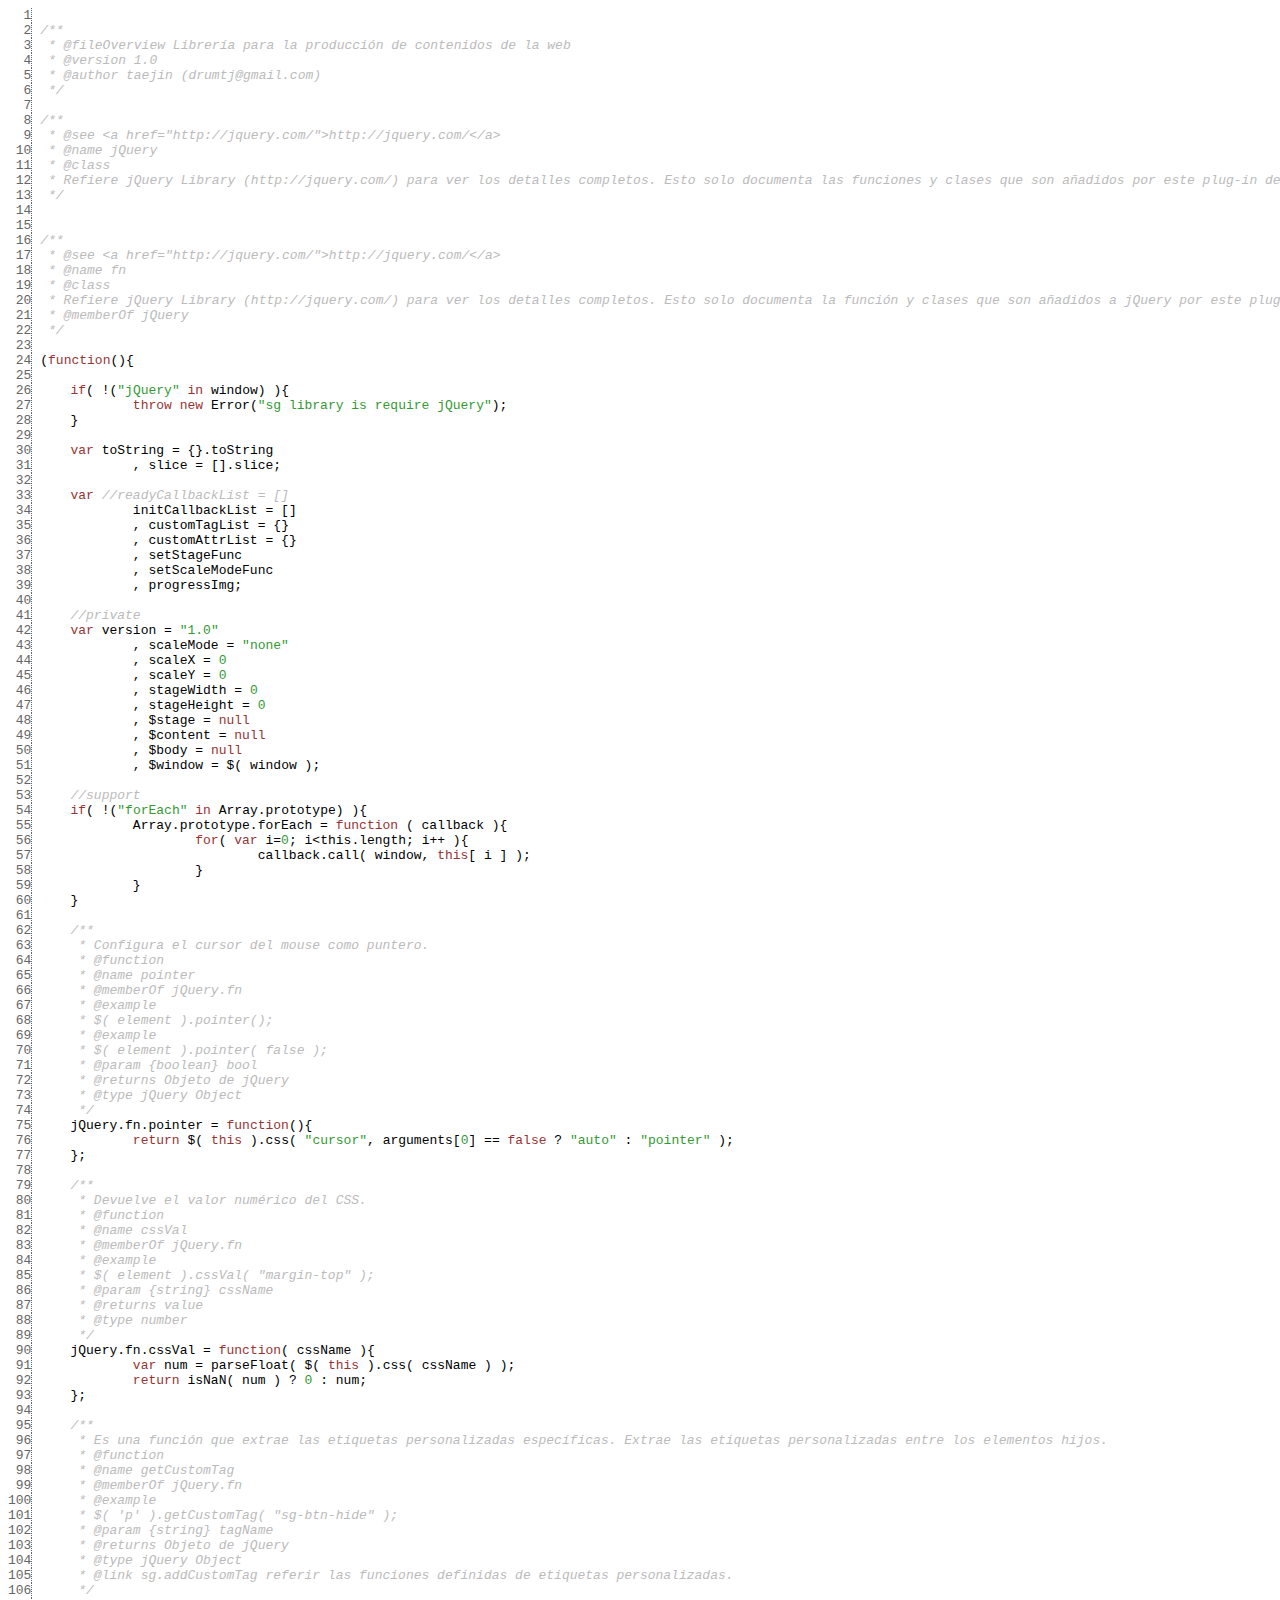
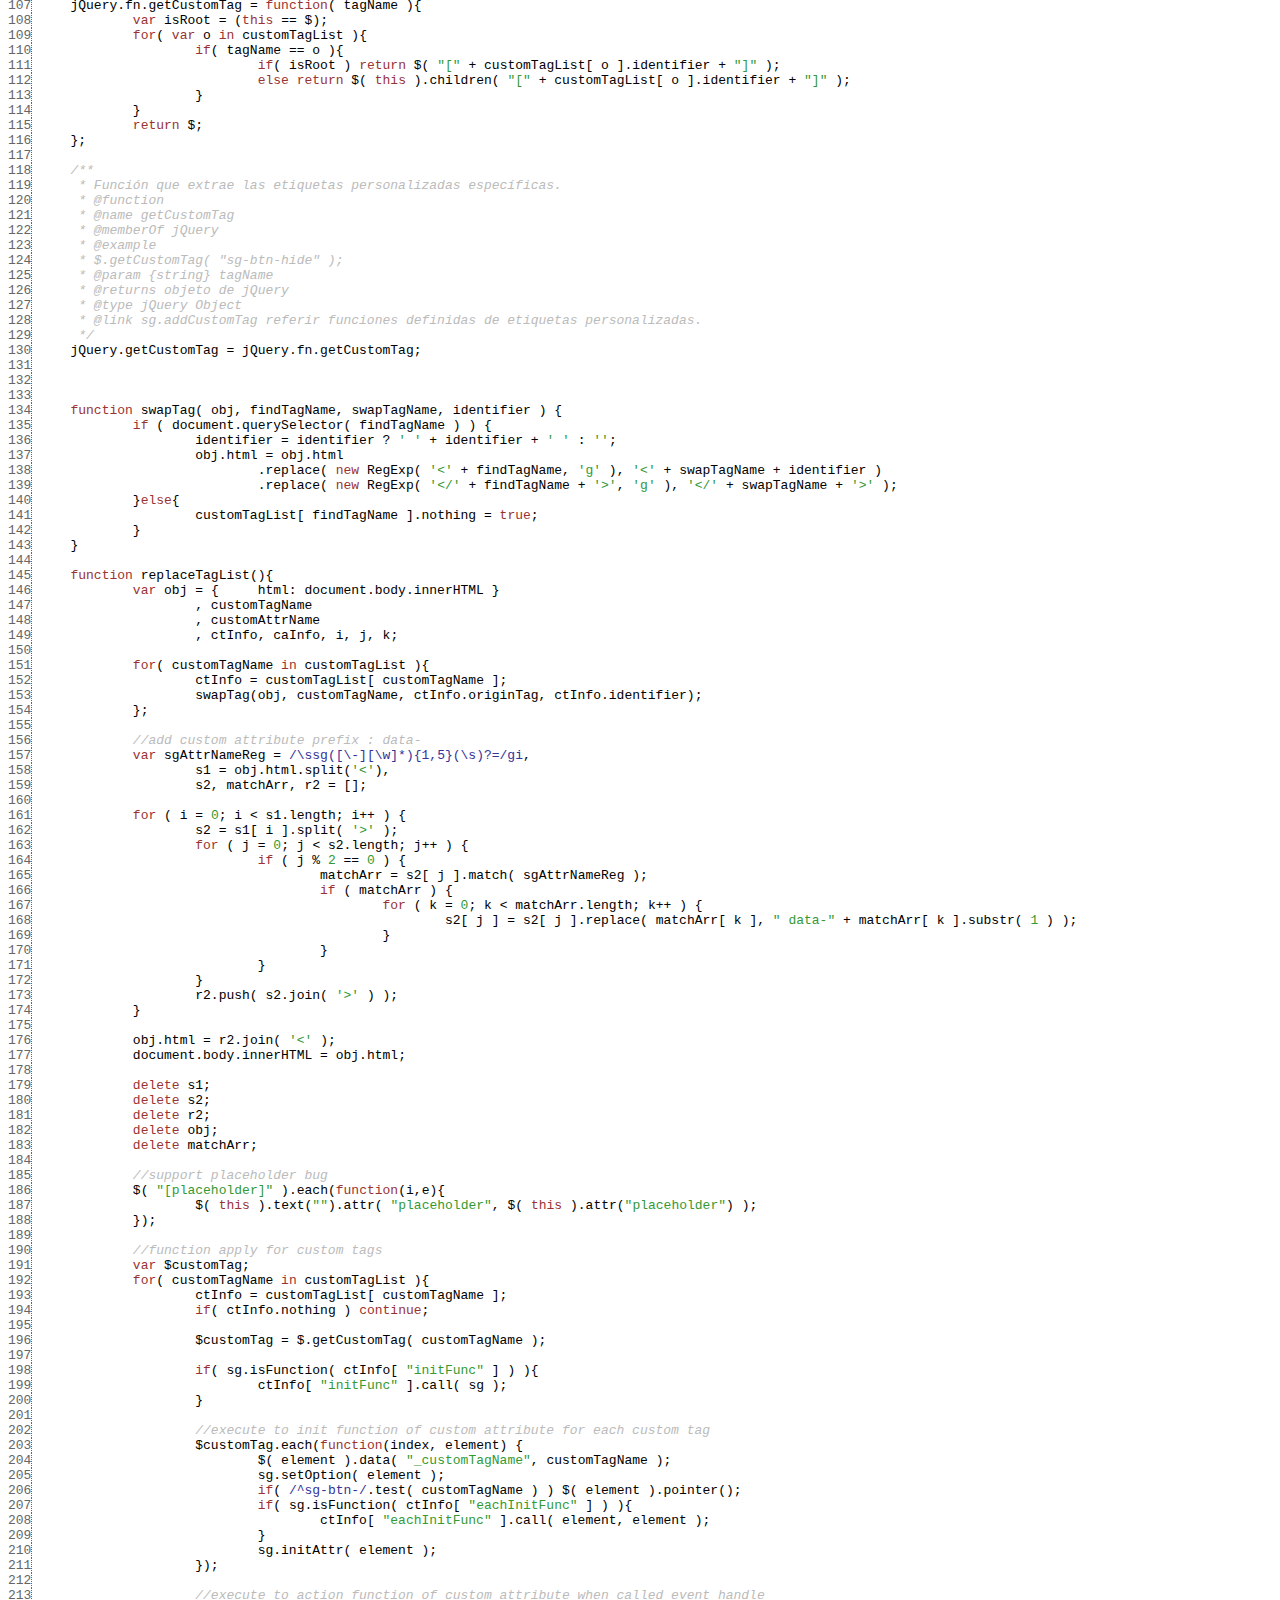
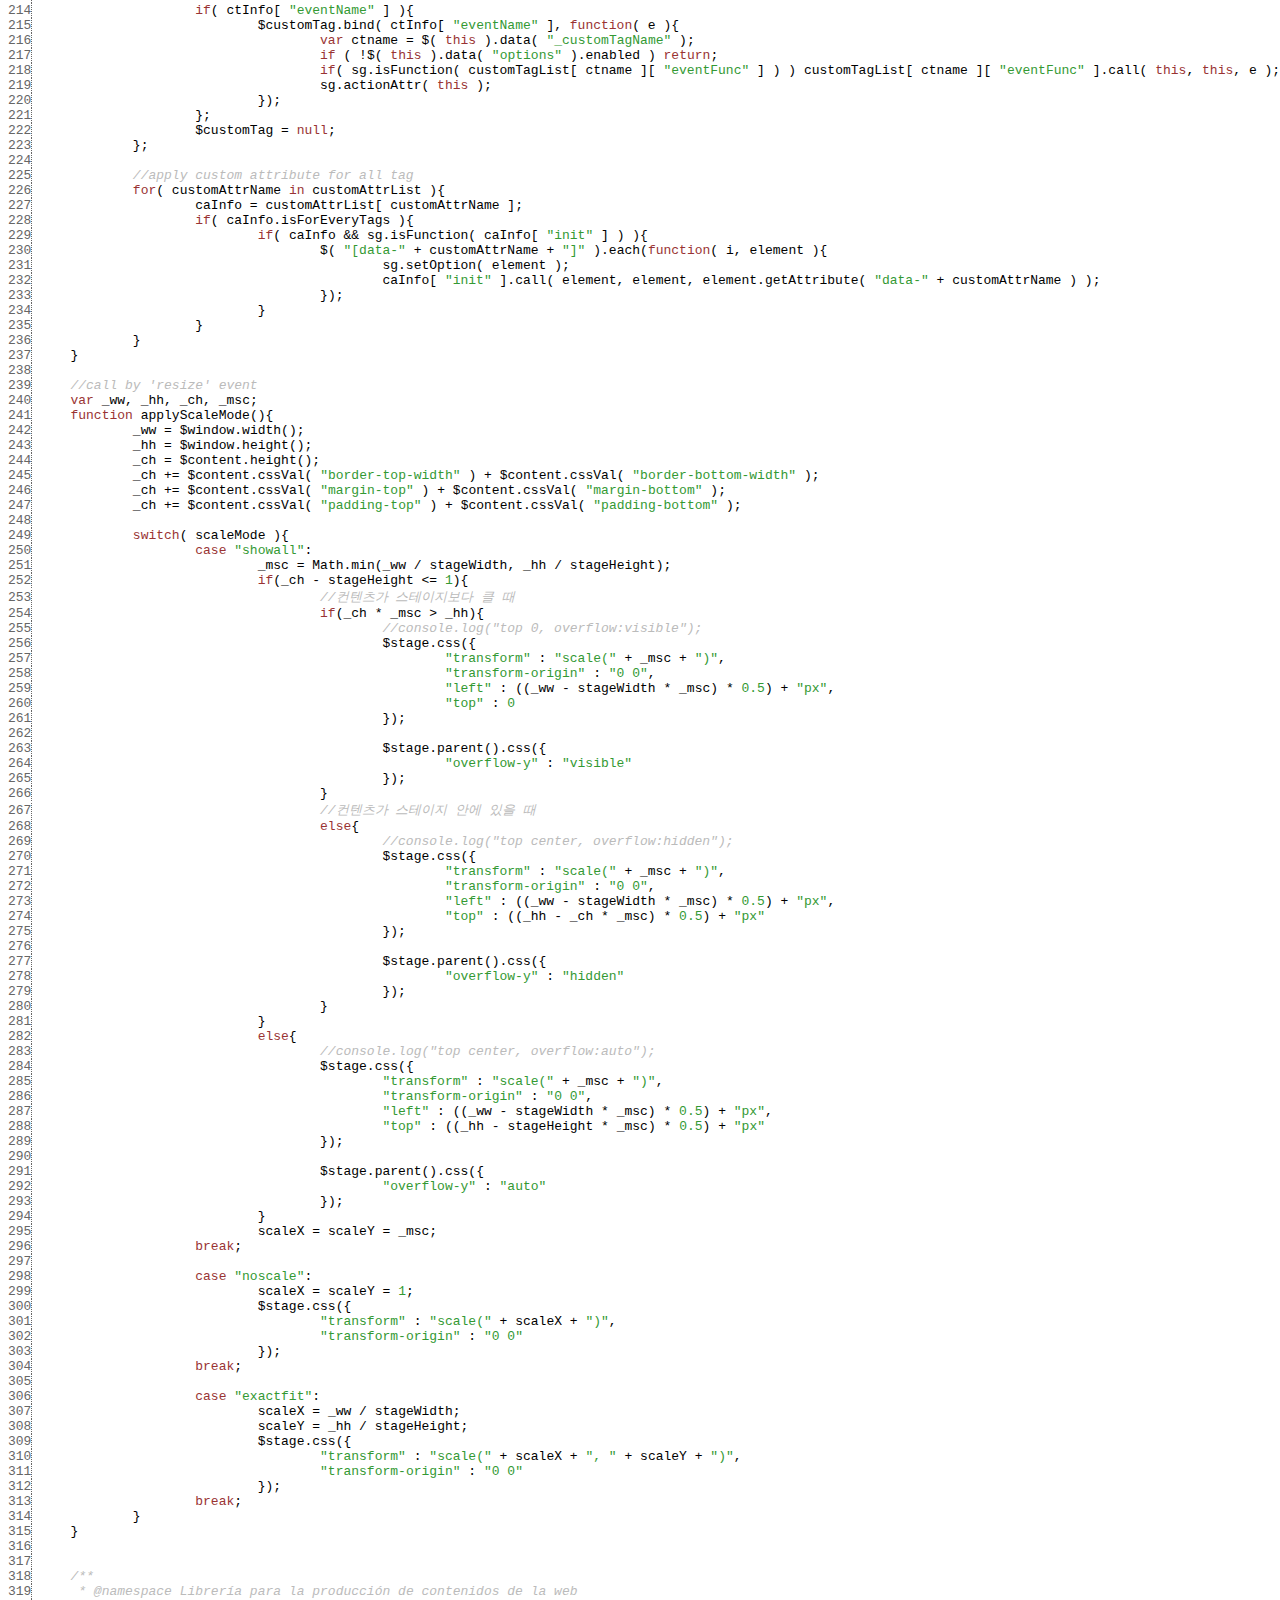
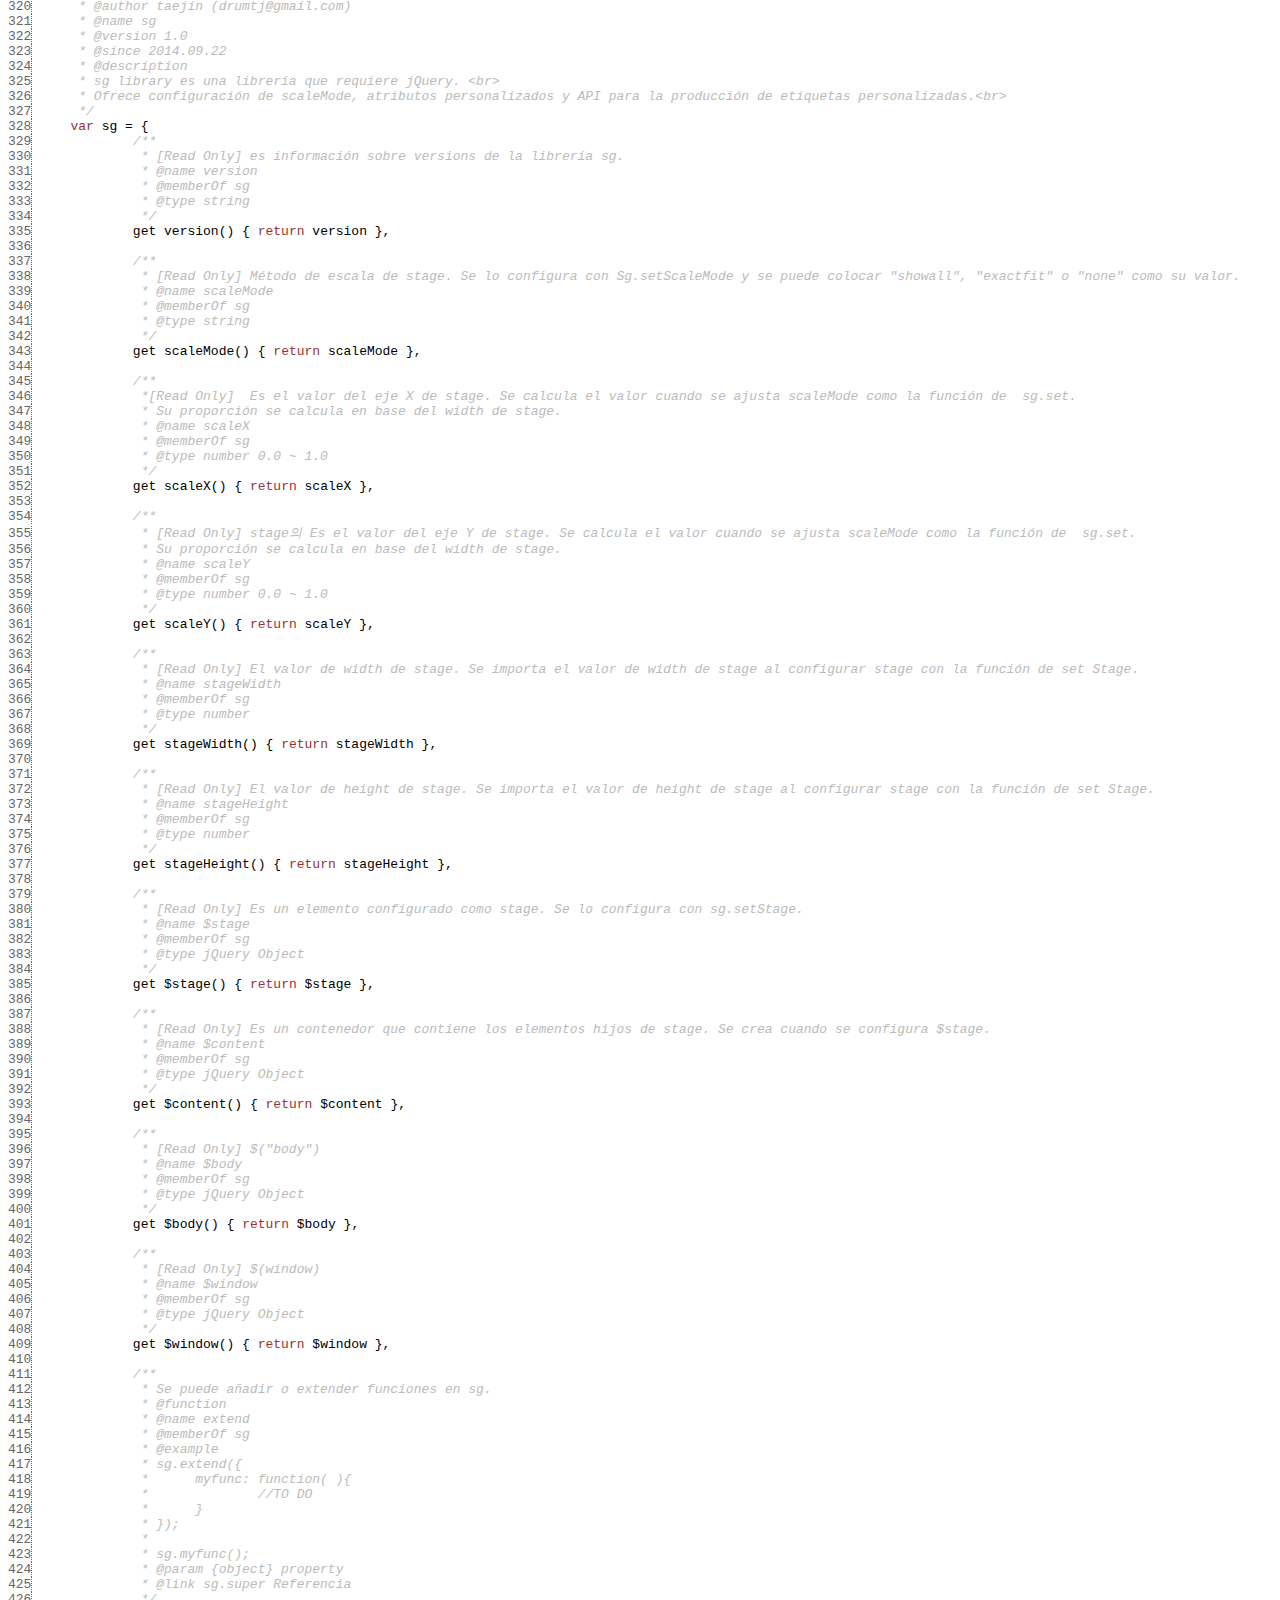
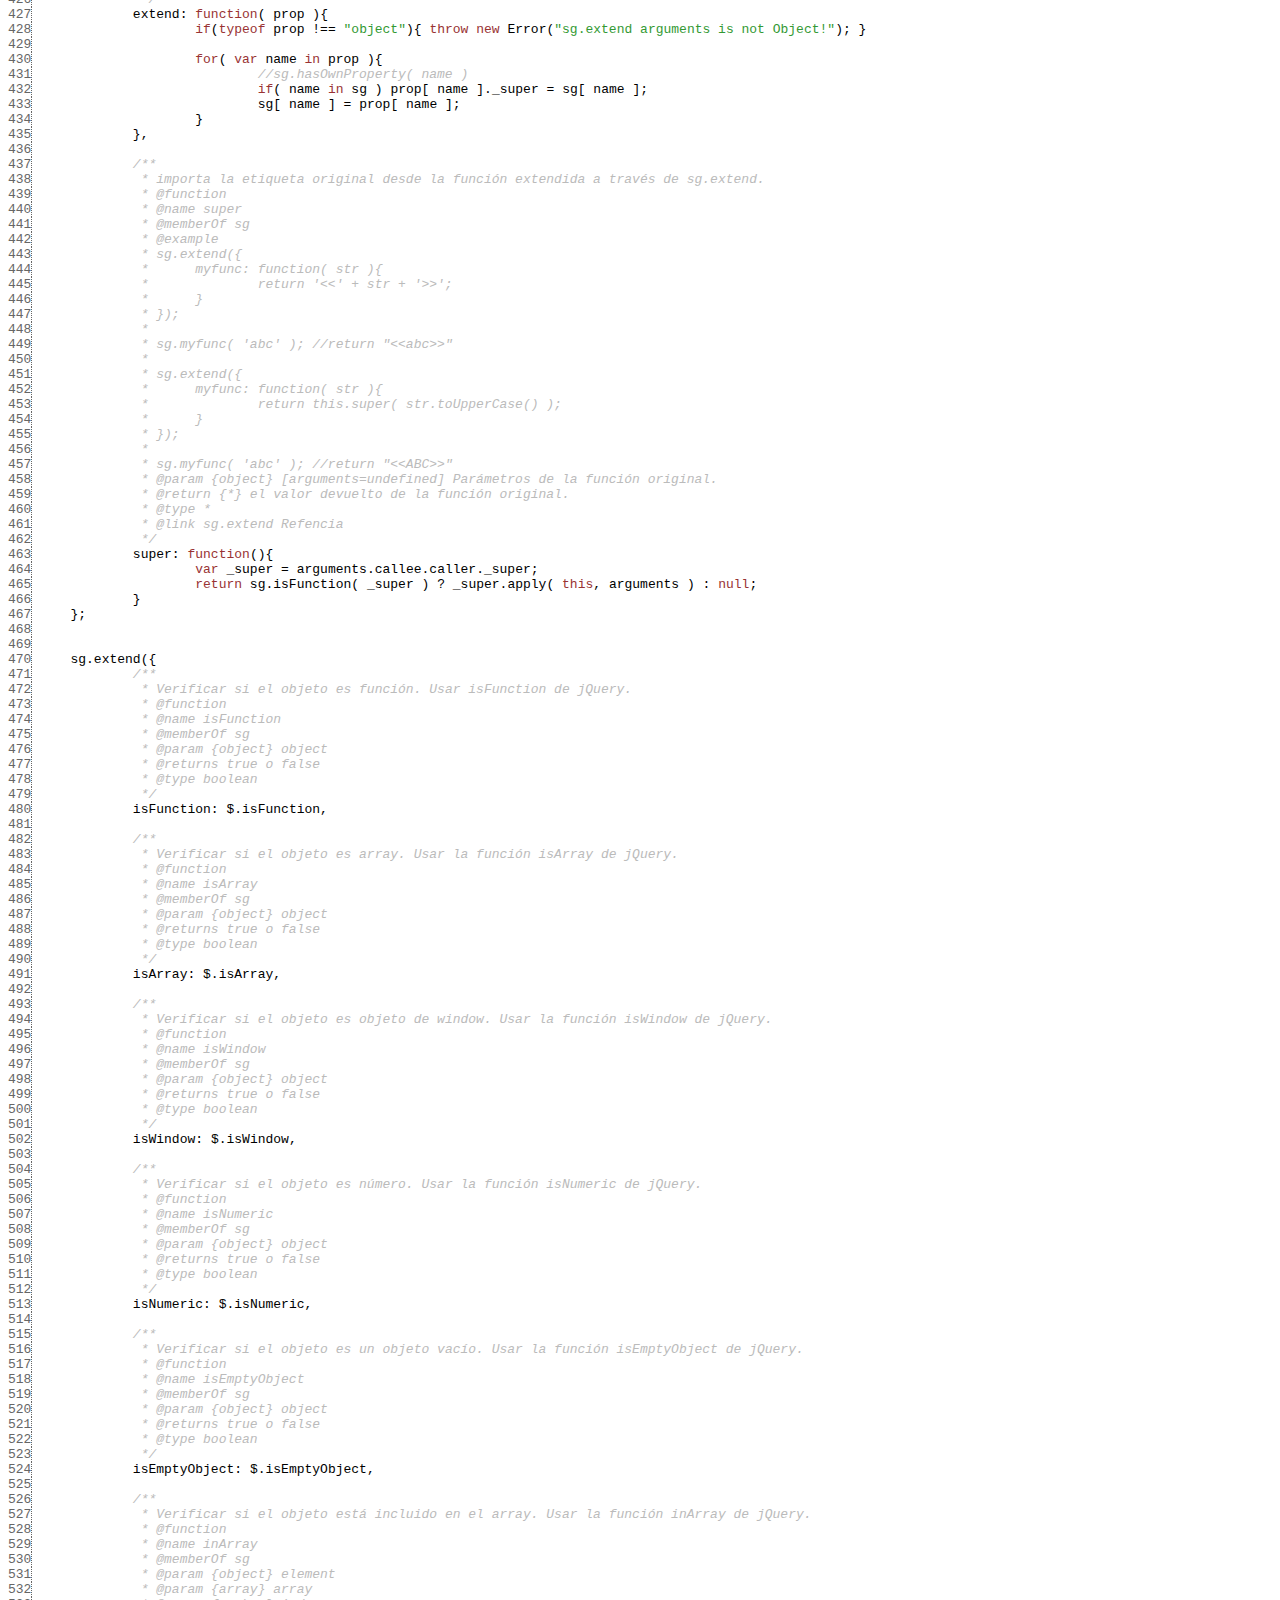
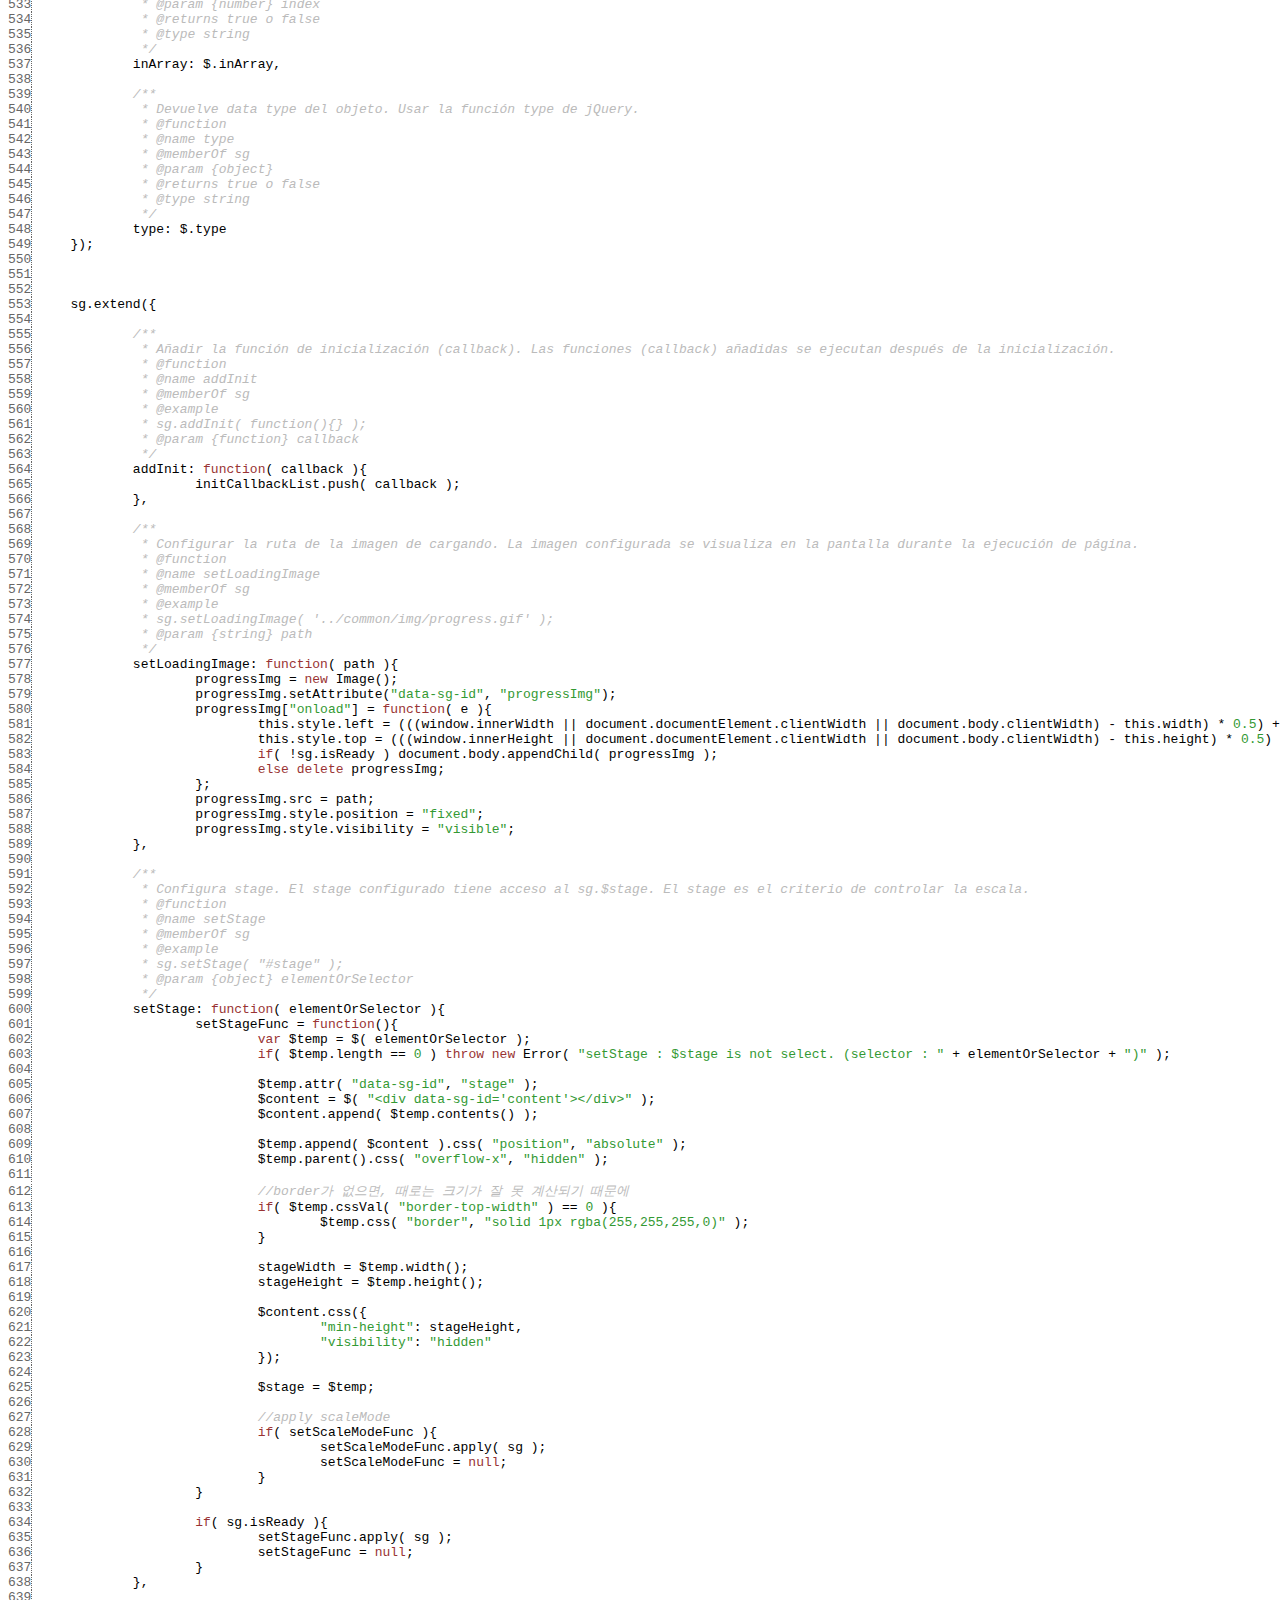
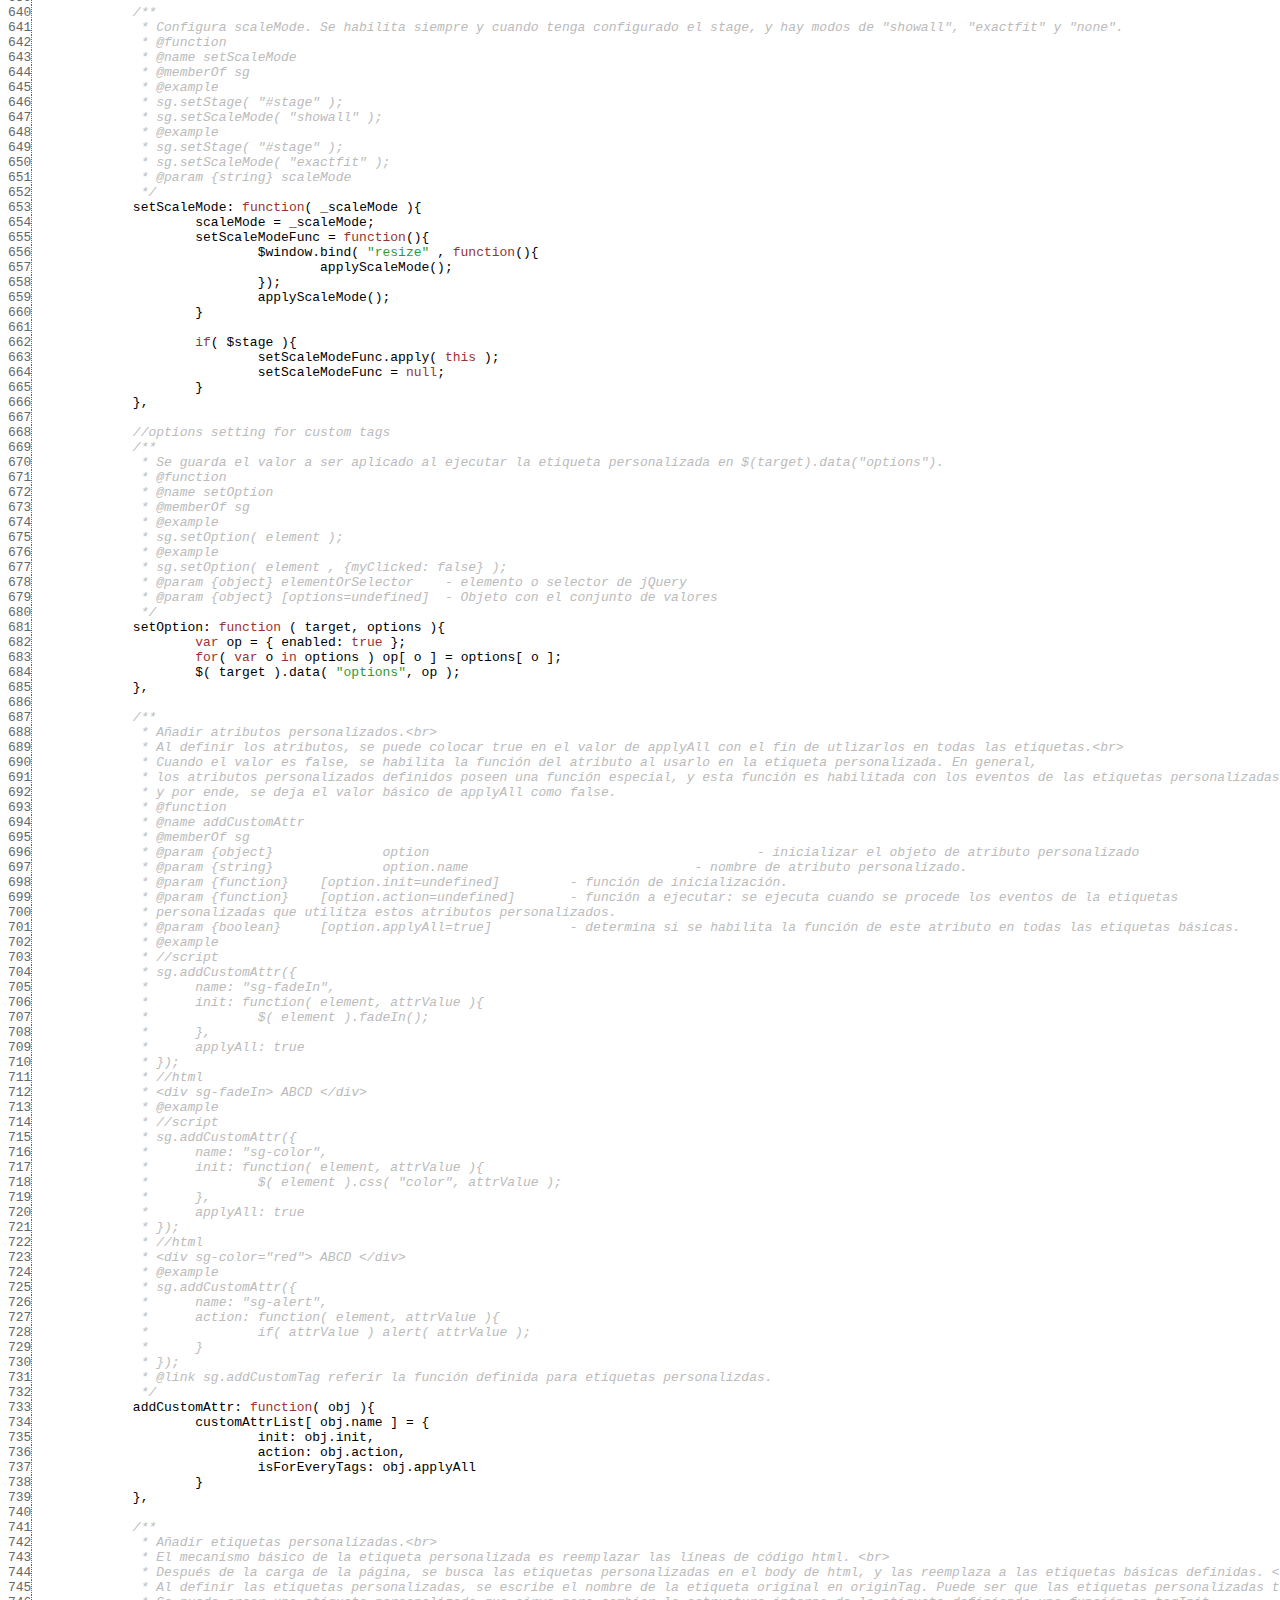
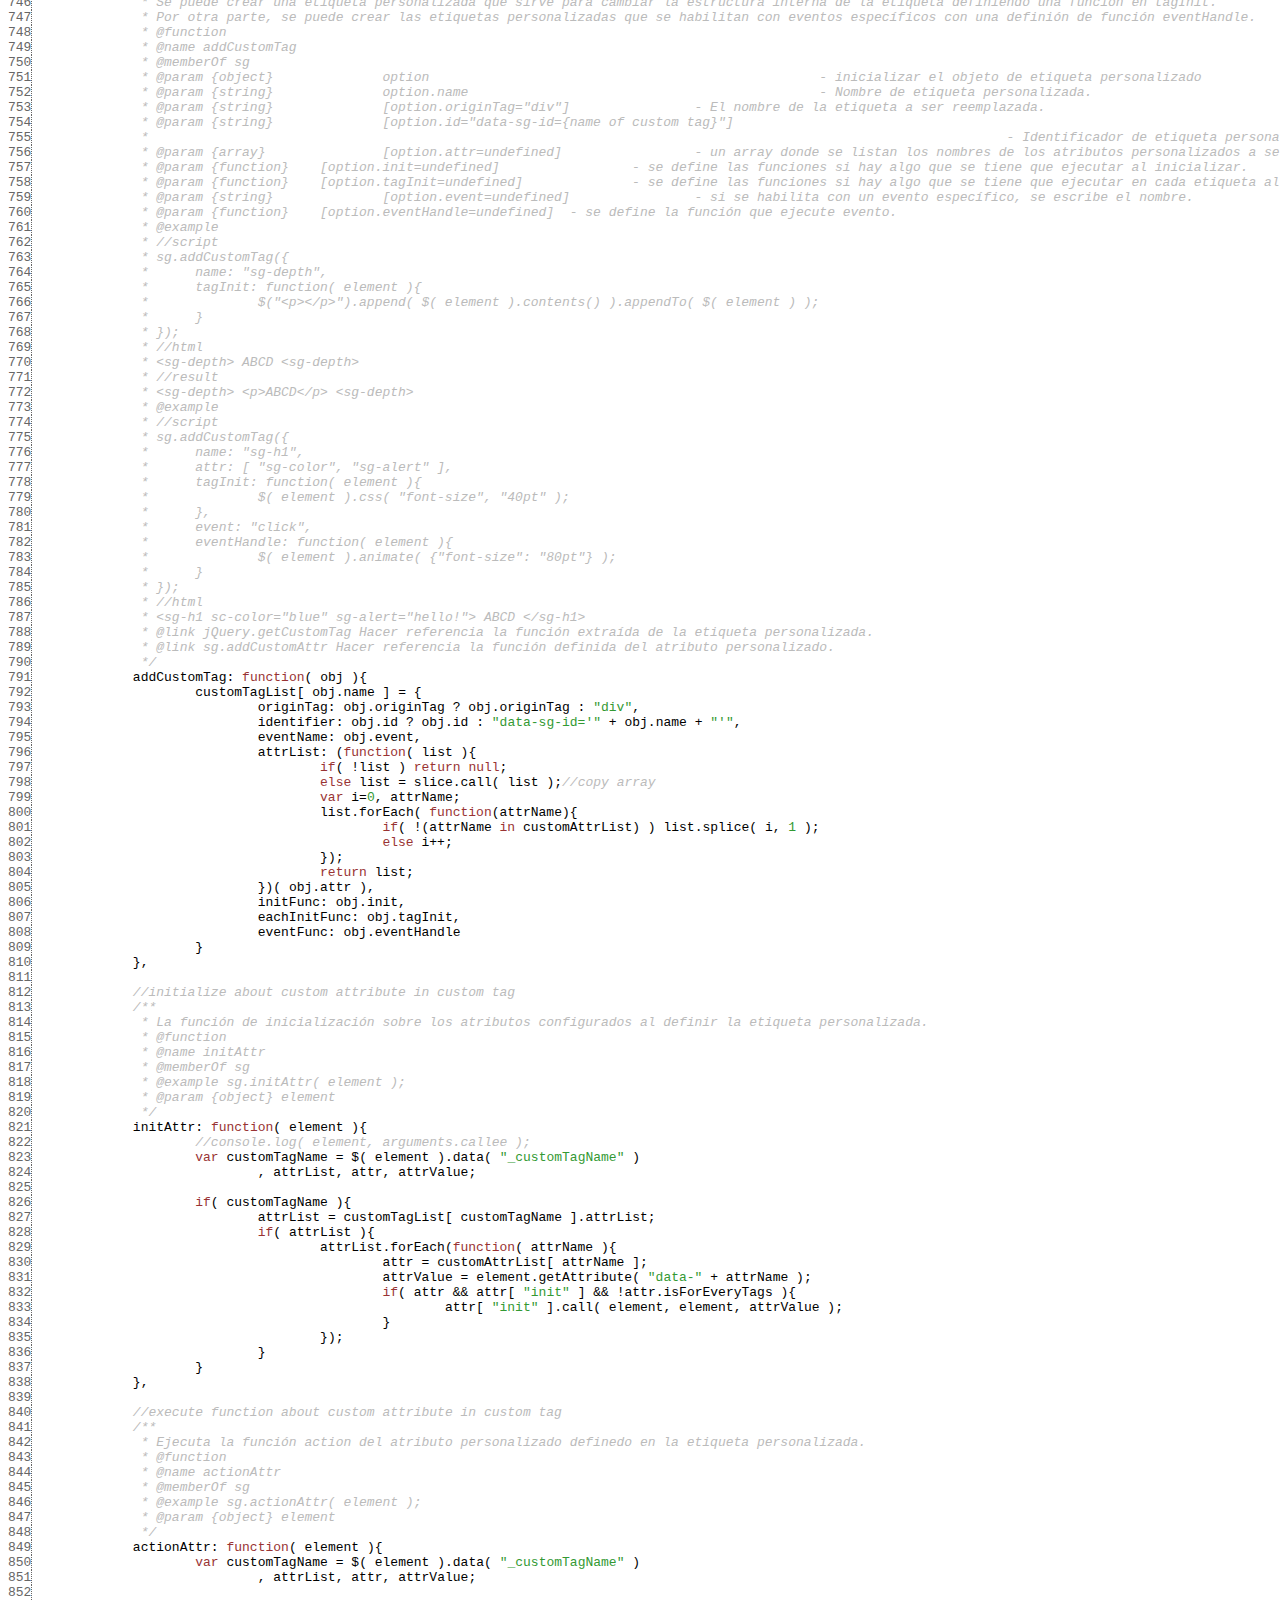
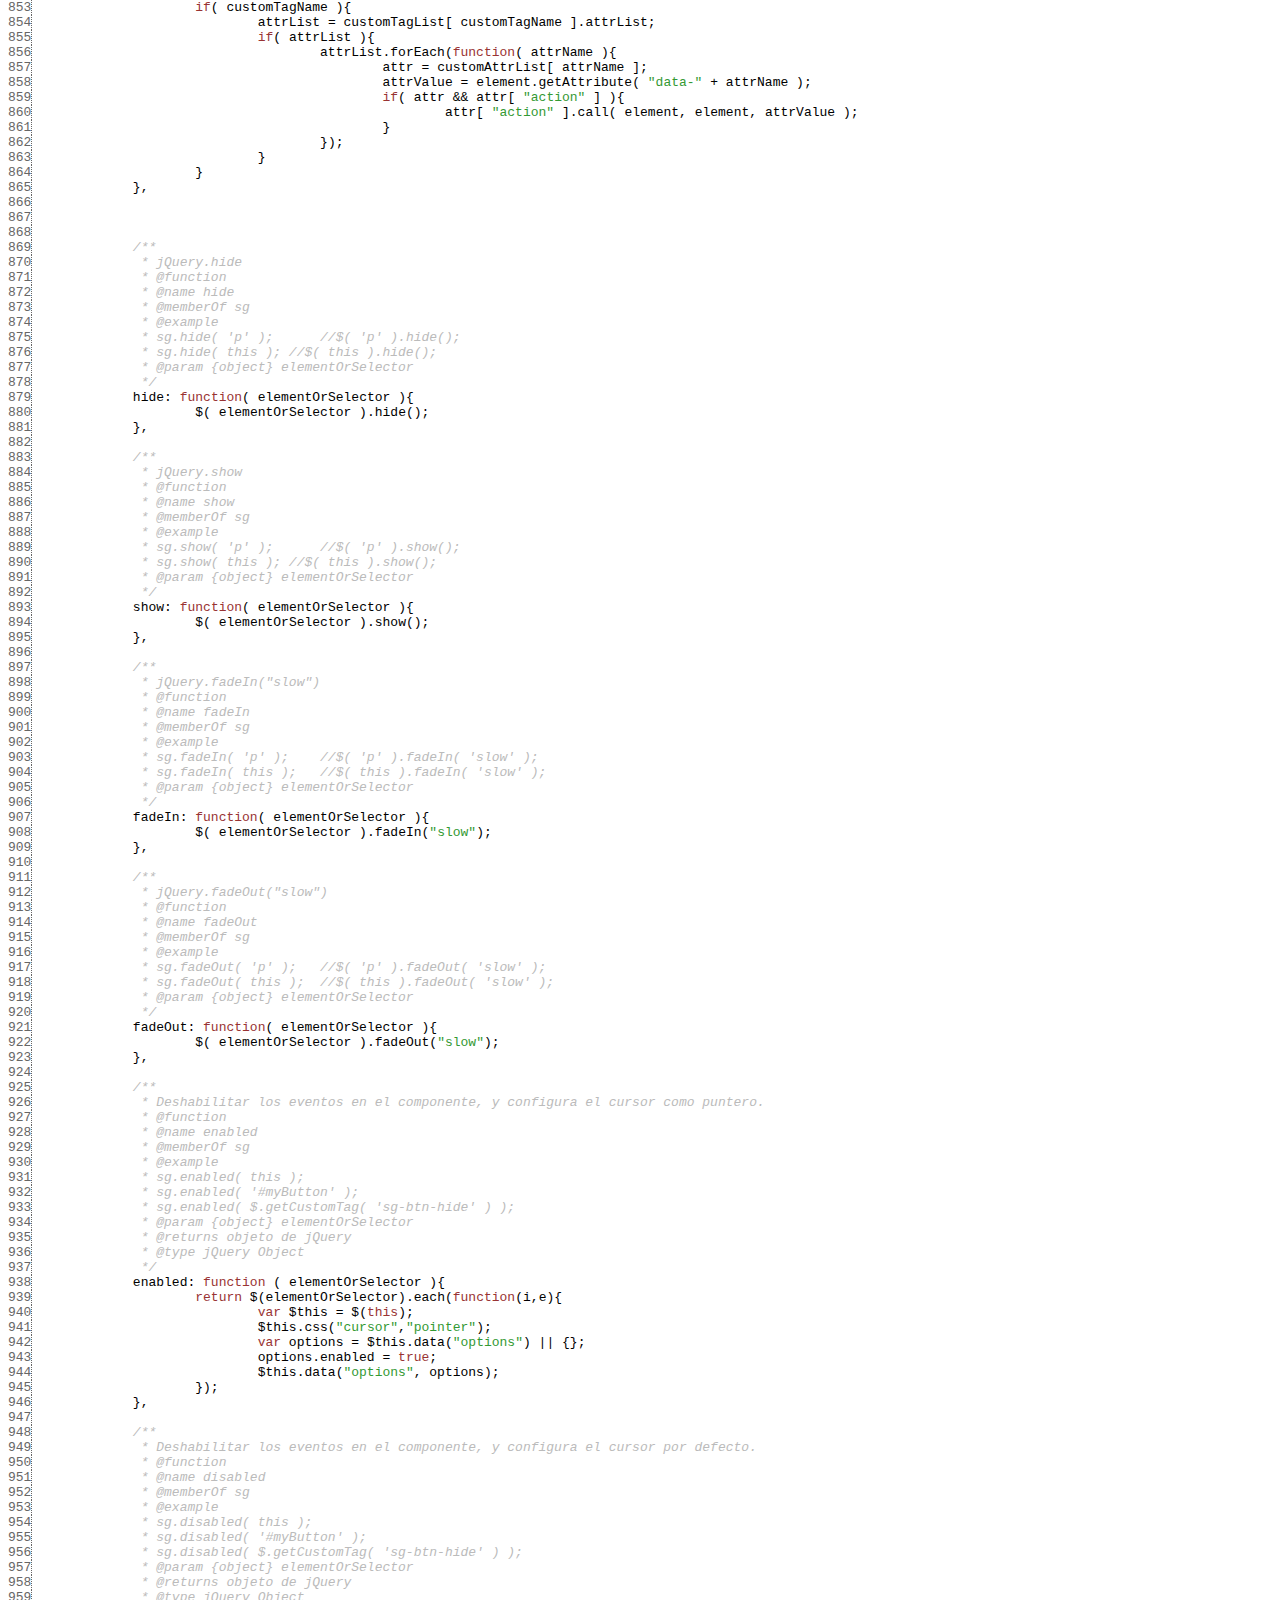
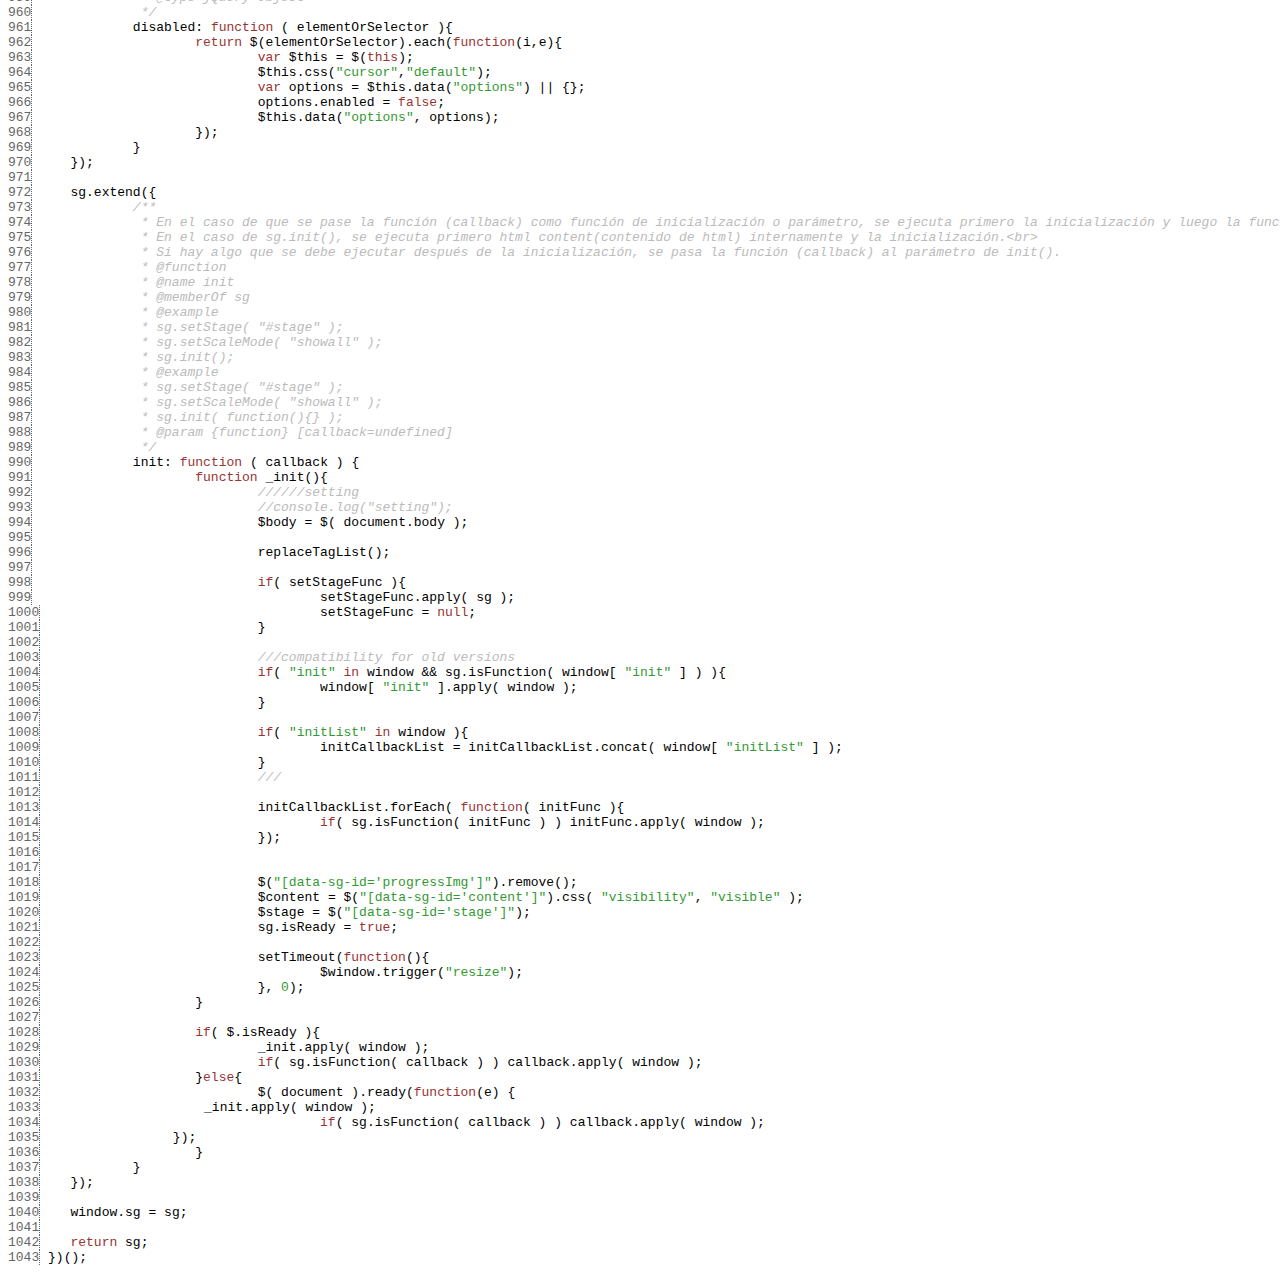
<file: common/lib/sg/doc/symbols/src/sg_sg-1.0.js.html>
<html><head><meta http-equiv="content-type" content="text/html; charset=utf-8"> <style>
	.KEYW {color: #933;}
	.COMM {color: #bbb; font-style: italic;}
	.NUMB {color: #393;}
	.STRN {color: #393;}
	.REGX {color: #339;}
	.line {border-right: 1px dotted #666; color: #666; font-style: normal;}
	</style></head><body><pre><span class='line'>  1</span> <span class="WHIT">
<span class='line'>  2</span> </span><span class="COMM">/**
<span class='line'>  3</span>  * @fileOverview Librería para la producción de contenidos de la web 
<span class='line'>  4</span>  * @version 1.0
<span class='line'>  5</span>  * @author taejin (drumtj@gmail.com)
<span class='line'>  6</span>  */</span><span class="WHIT">
<span class='line'>  7</span> 
<span class='line'>  8</span> </span><span class="COMM">/**
<span class='line'>  9</span>  * @see &lt;a href="http://jquery.com/">http://jquery.com/&lt;/a>
<span class='line'> 10</span>  * @name jQuery 
<span class='line'> 11</span>  * @class
<span class='line'> 12</span>  * Refiere jQuery Library (http://jquery.com/) para ver los detalles completos. Esto solo documenta las funciones y clases que son añadidos por este plug-in de jQuery. 
<span class='line'> 13</span>  */</span><span class="WHIT">
<span class='line'> 14</span> 
<span class='line'> 15</span> 
<span class='line'> 16</span> </span><span class="COMM">/**
<span class='line'> 17</span>  * @see &lt;a href="http://jquery.com/">http://jquery.com/&lt;/a>
<span class='line'> 18</span>  * @name fn
<span class='line'> 19</span>  * @class
<span class='line'> 20</span>  * Refiere jQuery Library (http://jquery.com/) para ver los detalles completos. Esto solo documenta la función y clases que son añadidos a jQuery por este plug-in. 
<span class='line'> 21</span>  * @memberOf jQuery
<span class='line'> 22</span>  */</span><span class="WHIT">
<span class='line'> 23</span> 
<span class='line'> 24</span> </span><span class="PUNC">(</span><span class="KEYW">function</span><span class="PUNC">(</span><span class="PUNC">)</span><span class="PUNC">{</span><span class="WHIT">
<span class='line'> 25</span> </span><span class="WHIT">	</span><span class="WHIT">
<span class='line'> 26</span> </span><span class="WHIT">	</span><span class="KEYW">if</span><span class="PUNC">(</span><span class="WHIT"> </span><span class="PUNC">!</span><span class="PUNC">(</span><span class="STRN">"jQuery"</span><span class="WHIT"> </span><span class="KEYW">in</span><span class="WHIT"> </span><span class="NAME">window</span><span class="PUNC">)</span><span class="WHIT"> </span><span class="PUNC">)</span><span class="PUNC">{</span><span class="WHIT">
<span class='line'> 27</span> </span><span class="WHIT">		</span><span class="KEYW">throw</span><span class="WHIT"> </span><span class="KEYW">new</span><span class="WHIT"> </span><span class="NAME">Error</span><span class="PUNC">(</span><span class="STRN">"sg library is require jQuery"</span><span class="PUNC">)</span><span class="PUNC">;</span><span class="WHIT">
<span class='line'> 28</span> </span><span class="WHIT">	</span><span class="PUNC">}</span><span class="WHIT">
<span class='line'> 29</span> </span><span class="WHIT">	</span><span class="WHIT">
<span class='line'> 30</span> </span><span class="WHIT">	</span><span class="KEYW">var</span><span class="WHIT"> </span><span class="NAME">toString</span><span class="WHIT"> </span><span class="PUNC">=</span><span class="WHIT"> </span><span class="PUNC">{</span><span class="PUNC">}</span><span class="PUNC">.</span><span class="NAME">toString</span><span class="WHIT">
<span class='line'> 31</span> </span><span class="WHIT">		</span><span class="PUNC">,</span><span class="WHIT"> </span><span class="NAME">slice</span><span class="WHIT"> </span><span class="PUNC">=</span><span class="WHIT"> </span><span class="PUNC">[</span><span class="PUNC">]</span><span class="PUNC">.</span><span class="NAME">slice</span><span class="PUNC">;</span><span class="WHIT">
<span class='line'> 32</span> </span><span class="WHIT">	</span><span class="WHIT">
<span class='line'> 33</span> </span><span class="WHIT">	</span><span class="KEYW">var</span><span class="WHIT"> </span><span class="COMM">//readyCallbackList = []</span><span class="WHIT">
<span class='line'> 34</span> </span><span class="WHIT">		</span><span class="NAME">initCallbackList</span><span class="WHIT"> </span><span class="PUNC">=</span><span class="WHIT"> </span><span class="PUNC">[</span><span class="PUNC">]</span><span class="WHIT">
<span class='line'> 35</span> </span><span class="WHIT">		</span><span class="PUNC">,</span><span class="WHIT"> </span><span class="NAME">customTagList</span><span class="WHIT"> </span><span class="PUNC">=</span><span class="WHIT"> </span><span class="PUNC">{</span><span class="PUNC">}</span><span class="WHIT">
<span class='line'> 36</span> </span><span class="WHIT">		</span><span class="PUNC">,</span><span class="WHIT"> </span><span class="NAME">customAttrList</span><span class="WHIT"> </span><span class="PUNC">=</span><span class="WHIT"> </span><span class="PUNC">{</span><span class="PUNC">}</span><span class="WHIT">
<span class='line'> 37</span> </span><span class="WHIT">		</span><span class="PUNC">,</span><span class="WHIT"> </span><span class="NAME">setStageFunc</span><span class="WHIT">
<span class='line'> 38</span> </span><span class="WHIT">		</span><span class="PUNC">,</span><span class="WHIT"> </span><span class="NAME">setScaleModeFunc</span><span class="WHIT">
<span class='line'> 39</span> </span><span class="WHIT">		</span><span class="PUNC">,</span><span class="WHIT"> </span><span class="NAME">progressImg</span><span class="PUNC">;</span><span class="WHIT">
<span class='line'> 40</span> </span><span class="WHIT">	</span><span class="WHIT">
<span class='line'> 41</span> </span><span class="WHIT">	</span><span class="COMM">//private</span><span class="WHIT">
<span class='line'> 42</span> </span><span class="WHIT">	</span><span class="KEYW">var</span><span class="WHIT"> </span><span class="NAME">version</span><span class="WHIT"> </span><span class="PUNC">=</span><span class="WHIT"> </span><span class="STRN">"1.0"</span><span class="WHIT">
<span class='line'> 43</span> </span><span class="WHIT">		</span><span class="PUNC">,</span><span class="WHIT"> </span><span class="NAME">scaleMode</span><span class="WHIT"> </span><span class="PUNC">=</span><span class="WHIT"> </span><span class="STRN">"none"</span><span class="WHIT">
<span class='line'> 44</span> </span><span class="WHIT">		</span><span class="PUNC">,</span><span class="WHIT"> </span><span class="NAME">scaleX</span><span class="WHIT"> </span><span class="PUNC">=</span><span class="WHIT"> </span><span class="NUMB">0</span><span class="WHIT">
<span class='line'> 45</span> </span><span class="WHIT">		</span><span class="PUNC">,</span><span class="WHIT"> </span><span class="NAME">scaleY</span><span class="WHIT"> </span><span class="PUNC">=</span><span class="WHIT"> </span><span class="NUMB">0</span><span class="WHIT">
<span class='line'> 46</span> </span><span class="WHIT">		</span><span class="PUNC">,</span><span class="WHIT"> </span><span class="NAME">stageWidth</span><span class="WHIT"> </span><span class="PUNC">=</span><span class="WHIT"> </span><span class="NUMB">0</span><span class="WHIT">
<span class='line'> 47</span> </span><span class="WHIT">		</span><span class="PUNC">,</span><span class="WHIT"> </span><span class="NAME">stageHeight</span><span class="WHIT"> </span><span class="PUNC">=</span><span class="WHIT"> </span><span class="NUMB">0</span><span class="WHIT">
<span class='line'> 48</span> </span><span class="WHIT">		</span><span class="PUNC">,</span><span class="WHIT"> </span><span class="NAME">$stage</span><span class="WHIT"> </span><span class="PUNC">=</span><span class="WHIT"> </span><span class="KEYW">null</span><span class="WHIT">
<span class='line'> 49</span> </span><span class="WHIT">		</span><span class="PUNC">,</span><span class="WHIT"> </span><span class="NAME">$content</span><span class="WHIT"> </span><span class="PUNC">=</span><span class="WHIT"> </span><span class="KEYW">null</span><span class="WHIT">
<span class='line'> 50</span> </span><span class="WHIT">		</span><span class="PUNC">,</span><span class="WHIT"> </span><span class="NAME">$body</span><span class="WHIT"> </span><span class="PUNC">=</span><span class="WHIT"> </span><span class="KEYW">null</span><span class="WHIT">
<span class='line'> 51</span> </span><span class="WHIT">		</span><span class="PUNC">,</span><span class="WHIT"> </span><span class="NAME">$window</span><span class="WHIT"> </span><span class="PUNC">=</span><span class="WHIT"> </span><span class="NAME">$</span><span class="PUNC">(</span><span class="WHIT"> </span><span class="NAME">window</span><span class="WHIT"> </span><span class="PUNC">)</span><span class="PUNC">;</span><span class="WHIT">
<span class='line'> 52</span> </span><span class="WHIT">	</span><span class="WHIT">
<span class='line'> 53</span> </span><span class="WHIT">	</span><span class="COMM">//support</span><span class="WHIT">
<span class='line'> 54</span> </span><span class="WHIT">	</span><span class="KEYW">if</span><span class="PUNC">(</span><span class="WHIT"> </span><span class="PUNC">!</span><span class="PUNC">(</span><span class="STRN">"forEach"</span><span class="WHIT"> </span><span class="KEYW">in</span><span class="WHIT"> </span><span class="NAME">Array.prototype</span><span class="PUNC">)</span><span class="WHIT"> </span><span class="PUNC">)</span><span class="PUNC">{</span><span class="WHIT">
<span class='line'> 55</span> </span><span class="WHIT">		</span><span class="NAME">Array.prototype.forEach</span><span class="WHIT"> </span><span class="PUNC">=</span><span class="WHIT"> </span><span class="KEYW">function</span><span class="WHIT"> </span><span class="PUNC">(</span><span class="WHIT"> </span><span class="NAME">callback</span><span class="WHIT"> </span><span class="PUNC">)</span><span class="PUNC">{</span><span class="WHIT">
<span class='line'> 56</span> </span><span class="WHIT">			</span><span class="KEYW">for</span><span class="PUNC">(</span><span class="WHIT"> </span><span class="KEYW">var</span><span class="WHIT"> </span><span class="NAME">i</span><span class="PUNC">=</span><span class="NUMB">0</span><span class="PUNC">;</span><span class="WHIT"> </span><span class="NAME">i</span><span class="PUNC">&lt;</span><span class="NAME">this.length</span><span class="PUNC">;</span><span class="WHIT"> </span><span class="NAME">i</span><span class="PUNC">++</span><span class="WHIT"> </span><span class="PUNC">)</span><span class="PUNC">{</span><span class="WHIT">
<span class='line'> 57</span> </span><span class="WHIT">				</span><span class="NAME">callback.call</span><span class="PUNC">(</span><span class="WHIT"> </span><span class="NAME">window</span><span class="PUNC">,</span><span class="WHIT"> </span><span class="KEYW">this</span><span class="PUNC">[</span><span class="WHIT"> </span><span class="NAME">i</span><span class="WHIT"> </span><span class="PUNC">]</span><span class="WHIT"> </span><span class="PUNC">)</span><span class="PUNC">;</span><span class="WHIT">
<span class='line'> 58</span> </span><span class="WHIT">			</span><span class="PUNC">}</span><span class="WHIT">
<span class='line'> 59</span> </span><span class="WHIT">		</span><span class="PUNC">}</span><span class="WHIT">
<span class='line'> 60</span> </span><span class="WHIT">	</span><span class="PUNC">}</span><span class="WHIT">
<span class='line'> 61</span> </span><span class="WHIT">	</span><span class="WHIT">
<span class='line'> 62</span> </span><span class="WHIT">	</span><span class="COMM">/**
<span class='line'> 63</span> 	 * Configura el cursor del mouse como puntero. 
<span class='line'> 64</span> 	 * @function
<span class='line'> 65</span> 	 * @name pointer
<span class='line'> 66</span> 	 * @memberOf jQuery.fn
<span class='line'> 67</span> 	 * @example
<span class='line'> 68</span> 	 * $( element ).pointer();
<span class='line'> 69</span> 	 * @example
<span class='line'> 70</span> 	 * $( element ).pointer( false );
<span class='line'> 71</span> 	 * @param {boolean} bool
<span class='line'> 72</span> 	 * @returns Objeto de jQuery 
<span class='line'> 73</span> 	 * @type jQuery Object
<span class='line'> 74</span> 	 */</span><span class="WHIT">
<span class='line'> 75</span> </span><span class="WHIT">	</span><span class="NAME">jQuery.fn.pointer</span><span class="WHIT"> </span><span class="PUNC">=</span><span class="WHIT"> </span><span class="KEYW">function</span><span class="PUNC">(</span><span class="PUNC">)</span><span class="PUNC">{</span><span class="WHIT">
<span class='line'> 76</span> </span><span class="WHIT">		</span><span class="KEYW">return</span><span class="WHIT"> </span><span class="NAME">$</span><span class="PUNC">(</span><span class="WHIT"> </span><span class="KEYW">this</span><span class="WHIT"> </span><span class="PUNC">)</span><span class="PUNC">.</span><span class="NAME">css</span><span class="PUNC">(</span><span class="WHIT"> </span><span class="STRN">"cursor"</span><span class="PUNC">,</span><span class="WHIT"> </span><span class="NAME">arguments</span><span class="PUNC">[</span><span class="NUMB">0</span><span class="PUNC">]</span><span class="WHIT"> </span><span class="PUNC">==</span><span class="WHIT"> </span><span class="KEYW">false</span><span class="WHIT"> </span><span class="PUNC">?</span><span class="WHIT"> </span><span class="STRN">"auto"</span><span class="WHIT"> </span><span class="PUNC">:</span><span class="WHIT"> </span><span class="STRN">"pointer"</span><span class="WHIT"> </span><span class="PUNC">)</span><span class="PUNC">;</span><span class="WHIT">
<span class='line'> 77</span> </span><span class="WHIT">	</span><span class="PUNC">}</span><span class="PUNC">;</span><span class="WHIT">
<span class='line'> 78</span> </span><span class="WHIT">	</span><span class="WHIT">
<span class='line'> 79</span> </span><span class="WHIT">	</span><span class="COMM">/**
<span class='line'> 80</span> 	 * Devuelve el valor numérico del CSS. 
<span class='line'> 81</span> 	 * @function
<span class='line'> 82</span> 	 * @name cssVal
<span class='line'> 83</span> 	 * @memberOf jQuery.fn
<span class='line'> 84</span> 	 * @example
<span class='line'> 85</span> 	 * $( element ).cssVal( "margin-top" );
<span class='line'> 86</span> 	 * @param {string} cssName
<span class='line'> 87</span> 	 * @returns value
<span class='line'> 88</span> 	 * @type number
<span class='line'> 89</span> 	 */</span><span class="WHIT">
<span class='line'> 90</span> </span><span class="WHIT">	</span><span class="NAME">jQuery.fn.cssVal</span><span class="WHIT"> </span><span class="PUNC">=</span><span class="WHIT"> </span><span class="KEYW">function</span><span class="PUNC">(</span><span class="WHIT"> </span><span class="NAME">cssName</span><span class="WHIT"> </span><span class="PUNC">)</span><span class="PUNC">{</span><span class="WHIT">
<span class='line'> 91</span> </span><span class="WHIT">		</span><span class="KEYW">var</span><span class="WHIT"> </span><span class="NAME">num</span><span class="WHIT"> </span><span class="PUNC">=</span><span class="WHIT"> </span><span class="NAME">parseFloat</span><span class="PUNC">(</span><span class="WHIT"> </span><span class="NAME">$</span><span class="PUNC">(</span><span class="WHIT"> </span><span class="KEYW">this</span><span class="WHIT"> </span><span class="PUNC">)</span><span class="PUNC">.</span><span class="NAME">css</span><span class="PUNC">(</span><span class="WHIT"> </span><span class="NAME">cssName</span><span class="WHIT"> </span><span class="PUNC">)</span><span class="WHIT"> </span><span class="PUNC">)</span><span class="PUNC">;</span><span class="WHIT">
<span class='line'> 92</span> </span><span class="WHIT">		</span><span class="KEYW">return</span><span class="WHIT"> </span><span class="NAME">isNaN</span><span class="PUNC">(</span><span class="WHIT"> </span><span class="NAME">num</span><span class="WHIT"> </span><span class="PUNC">)</span><span class="WHIT"> </span><span class="PUNC">?</span><span class="WHIT"> </span><span class="NUMB">0</span><span class="WHIT"> </span><span class="PUNC">:</span><span class="WHIT"> </span><span class="NAME">num</span><span class="PUNC">;</span><span class="WHIT">
<span class='line'> 93</span> </span><span class="WHIT">	</span><span class="PUNC">}</span><span class="PUNC">;</span><span class="WHIT">
<span class='line'> 94</span> </span><span class="WHIT">	</span><span class="WHIT">
<span class='line'> 95</span> </span><span class="WHIT">	</span><span class="COMM">/**
<span class='line'> 96</span> 	 * Es una función que extrae las etiquetas personalizadas específicas. Extrae las etiquetas personalizadas entre los elementos hijos. 
<span class='line'> 97</span> 	 * @function
<span class='line'> 98</span> 	 * @name getCustomTag
<span class='line'> 99</span> 	 * @memberOf jQuery.fn
<span class='line'>100</span> 	 * @example
<span class='line'>101</span> 	 * $( 'p' ).getCustomTag( "sg-btn-hide" );
<span class='line'>102</span> 	 * @param {string} tagName
<span class='line'>103</span> 	 * @returns Objeto de jQuery 
<span class='line'>104</span> 	 * @type jQuery Object
<span class='line'>105</span> 	 * @link sg.addCustomTag referir las funciones definidas de etiquetas personalizadas. 
<span class='line'>106</span> 	 */</span><span class="WHIT">
<span class='line'>107</span> </span><span class="WHIT">	</span><span class="NAME">jQuery.fn.getCustomTag</span><span class="WHIT"> </span><span class="PUNC">=</span><span class="WHIT"> </span><span class="KEYW">function</span><span class="PUNC">(</span><span class="WHIT"> </span><span class="NAME">tagName</span><span class="WHIT"> </span><span class="PUNC">)</span><span class="PUNC">{</span><span class="WHIT">
<span class='line'>108</span> </span><span class="WHIT">		</span><span class="KEYW">var</span><span class="WHIT"> </span><span class="NAME">isRoot</span><span class="WHIT"> </span><span class="PUNC">=</span><span class="WHIT"> </span><span class="PUNC">(</span><span class="KEYW">this</span><span class="WHIT"> </span><span class="PUNC">==</span><span class="WHIT"> </span><span class="NAME">$</span><span class="PUNC">)</span><span class="PUNC">;</span><span class="WHIT">
<span class='line'>109</span> </span><span class="WHIT">		</span><span class="KEYW">for</span><span class="PUNC">(</span><span class="WHIT"> </span><span class="KEYW">var</span><span class="WHIT"> </span><span class="NAME">o</span><span class="WHIT"> </span><span class="KEYW">in</span><span class="WHIT"> </span><span class="NAME">customTagList</span><span class="WHIT"> </span><span class="PUNC">)</span><span class="PUNC">{</span><span class="WHIT">
<span class='line'>110</span> </span><span class="WHIT">			</span><span class="KEYW">if</span><span class="PUNC">(</span><span class="WHIT"> </span><span class="NAME">tagName</span><span class="WHIT"> </span><span class="PUNC">==</span><span class="WHIT"> </span><span class="NAME">o</span><span class="WHIT"> </span><span class="PUNC">)</span><span class="PUNC">{</span><span class="WHIT">
<span class='line'>111</span> </span><span class="WHIT">				</span><span class="KEYW">if</span><span class="PUNC">(</span><span class="WHIT"> </span><span class="NAME">isRoot</span><span class="WHIT"> </span><span class="PUNC">)</span><span class="WHIT"> </span><span class="KEYW">return</span><span class="WHIT"> </span><span class="NAME">$</span><span class="PUNC">(</span><span class="WHIT"> </span><span class="STRN">"["</span><span class="WHIT"> </span><span class="PUNC">+</span><span class="WHIT"> </span><span class="NAME">customTagList</span><span class="PUNC">[</span><span class="WHIT"> </span><span class="NAME">o</span><span class="WHIT"> </span><span class="PUNC">]</span><span class="PUNC">.</span><span class="NAME">identifier</span><span class="WHIT"> </span><span class="PUNC">+</span><span class="WHIT"> </span><span class="STRN">"]"</span><span class="WHIT"> </span><span class="PUNC">)</span><span class="PUNC">;</span><span class="WHIT">
<span class='line'>112</span> </span><span class="WHIT">				</span><span class="KEYW">else</span><span class="WHIT"> </span><span class="KEYW">return</span><span class="WHIT"> </span><span class="NAME">$</span><span class="PUNC">(</span><span class="WHIT"> </span><span class="KEYW">this</span><span class="WHIT"> </span><span class="PUNC">)</span><span class="PUNC">.</span><span class="NAME">children</span><span class="PUNC">(</span><span class="WHIT"> </span><span class="STRN">"["</span><span class="WHIT"> </span><span class="PUNC">+</span><span class="WHIT"> </span><span class="NAME">customTagList</span><span class="PUNC">[</span><span class="WHIT"> </span><span class="NAME">o</span><span class="WHIT"> </span><span class="PUNC">]</span><span class="PUNC">.</span><span class="NAME">identifier</span><span class="WHIT"> </span><span class="PUNC">+</span><span class="WHIT"> </span><span class="STRN">"]"</span><span class="WHIT"> </span><span class="PUNC">)</span><span class="PUNC">;</span><span class="WHIT">
<span class='line'>113</span> </span><span class="WHIT">			</span><span class="PUNC">}</span><span class="WHIT">
<span class='line'>114</span> </span><span class="WHIT">		</span><span class="PUNC">}</span><span class="WHIT">
<span class='line'>115</span> </span><span class="WHIT">		</span><span class="KEYW">return</span><span class="WHIT"> </span><span class="NAME">$</span><span class="PUNC">;</span><span class="WHIT">
<span class='line'>116</span> </span><span class="WHIT">	</span><span class="PUNC">}</span><span class="PUNC">;</span><span class="WHIT">
<span class='line'>117</span> </span><span class="WHIT">	</span><span class="WHIT">
<span class='line'>118</span> </span><span class="WHIT">	</span><span class="COMM">/**
<span class='line'>119</span> 	 * Función que extrae las etiquetas personalizadas específicas. 
<span class='line'>120</span> 	 * @function
<span class='line'>121</span> 	 * @name getCustomTag
<span class='line'>122</span> 	 * @memberOf jQuery
<span class='line'>123</span> 	 * @example
<span class='line'>124</span> 	 * $.getCustomTag( "sg-btn-hide" );
<span class='line'>125</span> 	 * @param {string} tagName
<span class='line'>126</span> 	 * @returns objeto de jQuery
<span class='line'>127</span> 	 * @type jQuery Object
<span class='line'>128</span> 	 * @link sg.addCustomTag referir funciones definidas de etiquetas personalizadas. 
<span class='line'>129</span> 	 */</span><span class="WHIT">
<span class='line'>130</span> </span><span class="WHIT">	</span><span class="NAME">jQuery.getCustomTag</span><span class="WHIT"> </span><span class="PUNC">=</span><span class="WHIT"> </span><span class="NAME">jQuery.fn.getCustomTag</span><span class="PUNC">;</span><span class="WHIT">
<span class='line'>131</span> </span><span class="WHIT">	</span><span class="WHIT">
<span class='line'>132</span> </span><span class="WHIT">	</span><span class="WHIT">
<span class='line'>133</span> </span><span class="WHIT">	</span><span class="WHIT">
<span class='line'>134</span> </span><span class="WHIT">	</span><span class="KEYW">function</span><span class="WHIT"> </span><span class="NAME">swapTag</span><span class="PUNC">(</span><span class="WHIT"> </span><span class="NAME">obj</span><span class="PUNC">,</span><span class="WHIT"> </span><span class="NAME">findTagName</span><span class="PUNC">,</span><span class="WHIT"> </span><span class="NAME">swapTagName</span><span class="PUNC">,</span><span class="WHIT"> </span><span class="NAME">identifier</span><span class="WHIT"> </span><span class="PUNC">)</span><span class="WHIT"> </span><span class="PUNC">{</span><span class="WHIT">
<span class='line'>135</span> </span><span class="WHIT">		</span><span class="KEYW">if</span><span class="WHIT"> </span><span class="PUNC">(</span><span class="WHIT"> </span><span class="NAME">document.querySelector</span><span class="PUNC">(</span><span class="WHIT"> </span><span class="NAME">findTagName</span><span class="WHIT"> </span><span class="PUNC">)</span><span class="WHIT"> </span><span class="PUNC">)</span><span class="WHIT"> </span><span class="PUNC">{</span><span class="WHIT">
<span class='line'>136</span> </span><span class="WHIT">			</span><span class="NAME">identifier</span><span class="WHIT"> </span><span class="PUNC">=</span><span class="WHIT"> </span><span class="NAME">identifier</span><span class="WHIT"> </span><span class="PUNC">?</span><span class="WHIT"> </span><span class="STRN">' '</span><span class="WHIT"> </span><span class="PUNC">+</span><span class="WHIT"> </span><span class="NAME">identifier</span><span class="WHIT"> </span><span class="PUNC">+</span><span class="WHIT"> </span><span class="STRN">' '</span><span class="WHIT"> </span><span class="PUNC">:</span><span class="WHIT"> </span><span class="STRN">''</span><span class="PUNC">;</span><span class="WHIT">
<span class='line'>137</span> </span><span class="WHIT">			</span><span class="NAME">obj.html</span><span class="WHIT"> </span><span class="PUNC">=</span><span class="WHIT"> </span><span class="NAME">obj.html</span><span class="WHIT">
<span class='line'>138</span> </span><span class="WHIT">				</span><span class="PUNC">.</span><span class="NAME">replace</span><span class="PUNC">(</span><span class="WHIT"> </span><span class="KEYW">new</span><span class="WHIT"> </span><span class="NAME">RegExp</span><span class="PUNC">(</span><span class="WHIT"> </span><span class="STRN">'&lt;'</span><span class="WHIT"> </span><span class="PUNC">+</span><span class="WHIT"> </span><span class="NAME">findTagName</span><span class="PUNC">,</span><span class="WHIT"> </span><span class="STRN">'g'</span><span class="WHIT"> </span><span class="PUNC">)</span><span class="PUNC">,</span><span class="WHIT"> </span><span class="STRN">'&lt;'</span><span class="WHIT"> </span><span class="PUNC">+</span><span class="WHIT"> </span><span class="NAME">swapTagName</span><span class="WHIT"> </span><span class="PUNC">+</span><span class="WHIT"> </span><span class="NAME">identifier</span><span class="WHIT"> </span><span class="PUNC">)</span><span class="WHIT">
<span class='line'>139</span> </span><span class="WHIT">				</span><span class="PUNC">.</span><span class="NAME">replace</span><span class="PUNC">(</span><span class="WHIT"> </span><span class="KEYW">new</span><span class="WHIT"> </span><span class="NAME">RegExp</span><span class="PUNC">(</span><span class="WHIT"> </span><span class="STRN">'&lt;/'</span><span class="WHIT"> </span><span class="PUNC">+</span><span class="WHIT"> </span><span class="NAME">findTagName</span><span class="WHIT"> </span><span class="PUNC">+</span><span class="WHIT"> </span><span class="STRN">'>'</span><span class="PUNC">,</span><span class="WHIT"> </span><span class="STRN">'g'</span><span class="WHIT"> </span><span class="PUNC">)</span><span class="PUNC">,</span><span class="WHIT"> </span><span class="STRN">'&lt;/'</span><span class="WHIT"> </span><span class="PUNC">+</span><span class="WHIT"> </span><span class="NAME">swapTagName</span><span class="WHIT"> </span><span class="PUNC">+</span><span class="WHIT"> </span><span class="STRN">'>'</span><span class="WHIT"> </span><span class="PUNC">)</span><span class="PUNC">;</span><span class="WHIT">
<span class='line'>140</span> </span><span class="WHIT">		</span><span class="PUNC">}</span><span class="KEYW">else</span><span class="PUNC">{</span><span class="WHIT">
<span class='line'>141</span> </span><span class="WHIT">			</span><span class="NAME">customTagList</span><span class="PUNC">[</span><span class="WHIT"> </span><span class="NAME">findTagName</span><span class="WHIT"> </span><span class="PUNC">]</span><span class="PUNC">.</span><span class="NAME">nothing</span><span class="WHIT"> </span><span class="PUNC">=</span><span class="WHIT"> </span><span class="KEYW">true</span><span class="PUNC">;</span><span class="WHIT">
<span class='line'>142</span> </span><span class="WHIT">		</span><span class="PUNC">}</span><span class="WHIT">
<span class='line'>143</span> </span><span class="WHIT">	</span><span class="PUNC">}</span><span class="WHIT">
<span class='line'>144</span> </span><span class="WHIT">	</span><span class="WHIT">
<span class='line'>145</span> </span><span class="WHIT">	</span><span class="KEYW">function</span><span class="WHIT"> </span><span class="NAME">replaceTagList</span><span class="PUNC">(</span><span class="PUNC">)</span><span class="PUNC">{</span><span class="WHIT">
<span class='line'>146</span> </span><span class="WHIT">		</span><span class="KEYW">var</span><span class="WHIT"> </span><span class="NAME">obj</span><span class="WHIT"> </span><span class="PUNC">=</span><span class="WHIT"> </span><span class="PUNC">{</span><span class="WHIT">	</span><span class="NAME">html</span><span class="PUNC">:</span><span class="WHIT"> </span><span class="NAME">document.body.innerHTML</span><span class="WHIT"> </span><span class="PUNC">}</span><span class="WHIT">
<span class='line'>147</span> </span><span class="WHIT">			</span><span class="PUNC">,</span><span class="WHIT"> </span><span class="NAME">customTagName</span><span class="WHIT">
<span class='line'>148</span> </span><span class="WHIT">			</span><span class="PUNC">,</span><span class="WHIT"> </span><span class="NAME">customAttrName</span><span class="WHIT">
<span class='line'>149</span> </span><span class="WHIT">			</span><span class="PUNC">,</span><span class="WHIT"> </span><span class="NAME">ctInfo</span><span class="PUNC">,</span><span class="WHIT"> </span><span class="NAME">caInfo</span><span class="PUNC">,</span><span class="WHIT"> </span><span class="NAME">i</span><span class="PUNC">,</span><span class="WHIT"> </span><span class="NAME">j</span><span class="PUNC">,</span><span class="WHIT"> </span><span class="NAME">k</span><span class="PUNC">;</span><span class="WHIT">
<span class='line'>150</span> </span><span class="WHIT">		</span><span class="WHIT">
<span class='line'>151</span> </span><span class="WHIT">		</span><span class="KEYW">for</span><span class="PUNC">(</span><span class="WHIT"> </span><span class="NAME">customTagName</span><span class="WHIT"> </span><span class="KEYW">in</span><span class="WHIT"> </span><span class="NAME">customTagList</span><span class="WHIT"> </span><span class="PUNC">)</span><span class="PUNC">{</span><span class="WHIT">
<span class='line'>152</span> </span><span class="WHIT">			</span><span class="NAME">ctInfo</span><span class="WHIT"> </span><span class="PUNC">=</span><span class="WHIT"> </span><span class="NAME">customTagList</span><span class="PUNC">[</span><span class="WHIT"> </span><span class="NAME">customTagName</span><span class="WHIT"> </span><span class="PUNC">]</span><span class="PUNC">;</span><span class="WHIT">
<span class='line'>153</span> </span><span class="WHIT">			</span><span class="NAME">swapTag</span><span class="PUNC">(</span><span class="NAME">obj</span><span class="PUNC">,</span><span class="WHIT"> </span><span class="NAME">customTagName</span><span class="PUNC">,</span><span class="WHIT"> </span><span class="NAME">ctInfo.originTag</span><span class="PUNC">,</span><span class="WHIT"> </span><span class="NAME">ctInfo.identifier</span><span class="PUNC">)</span><span class="PUNC">;</span><span class="WHIT">
<span class='line'>154</span> </span><span class="WHIT">		</span><span class="PUNC">}</span><span class="PUNC">;</span><span class="WHIT">
<span class='line'>155</span> 
<span class='line'>156</span> </span><span class="WHIT">		</span><span class="COMM">//add custom attribute prefix : data-</span><span class="WHIT">
<span class='line'>157</span> </span><span class="WHIT">		</span><span class="KEYW">var</span><span class="WHIT"> </span><span class="NAME">sgAttrNameReg</span><span class="WHIT"> </span><span class="PUNC">=</span><span class="WHIT"> </span><span class="REGX">/\ssg([\-][\w]*){1,5}(\s)?=/gi</span><span class="PUNC">,</span><span class="WHIT">
<span class='line'>158</span> </span><span class="WHIT">			</span><span class="NAME">s1</span><span class="WHIT"> </span><span class="PUNC">=</span><span class="WHIT"> </span><span class="NAME">obj.html.split</span><span class="PUNC">(</span><span class="STRN">'&lt;'</span><span class="PUNC">)</span><span class="PUNC">,</span><span class="WHIT">
<span class='line'>159</span> </span><span class="WHIT">			</span><span class="NAME">s2</span><span class="PUNC">,</span><span class="WHIT"> </span><span class="NAME">matchArr</span><span class="PUNC">,</span><span class="WHIT"> </span><span class="NAME">r2</span><span class="WHIT"> </span><span class="PUNC">=</span><span class="WHIT"> </span><span class="PUNC">[</span><span class="PUNC">]</span><span class="PUNC">;</span><span class="WHIT">
<span class='line'>160</span> 
<span class='line'>161</span> </span><span class="WHIT">		</span><span class="KEYW">for</span><span class="WHIT"> </span><span class="PUNC">(</span><span class="WHIT"> </span><span class="NAME">i</span><span class="WHIT"> </span><span class="PUNC">=</span><span class="WHIT"> </span><span class="NUMB">0</span><span class="PUNC">;</span><span class="WHIT"> </span><span class="NAME">i</span><span class="WHIT"> </span><span class="PUNC">&lt;</span><span class="WHIT"> </span><span class="NAME">s1.length</span><span class="PUNC">;</span><span class="WHIT"> </span><span class="NAME">i</span><span class="PUNC">++</span><span class="WHIT"> </span><span class="PUNC">)</span><span class="WHIT"> </span><span class="PUNC">{</span><span class="WHIT">
<span class='line'>162</span> </span><span class="WHIT">			</span><span class="NAME">s2</span><span class="WHIT"> </span><span class="PUNC">=</span><span class="WHIT"> </span><span class="NAME">s1</span><span class="PUNC">[</span><span class="WHIT"> </span><span class="NAME">i</span><span class="WHIT"> </span><span class="PUNC">]</span><span class="PUNC">.</span><span class="NAME">split</span><span class="PUNC">(</span><span class="WHIT"> </span><span class="STRN">'>'</span><span class="WHIT"> </span><span class="PUNC">)</span><span class="PUNC">;</span><span class="WHIT">
<span class='line'>163</span> </span><span class="WHIT">			</span><span class="KEYW">for</span><span class="WHIT"> </span><span class="PUNC">(</span><span class="WHIT"> </span><span class="NAME">j</span><span class="WHIT"> </span><span class="PUNC">=</span><span class="WHIT"> </span><span class="NUMB">0</span><span class="PUNC">;</span><span class="WHIT"> </span><span class="NAME">j</span><span class="WHIT"> </span><span class="PUNC">&lt;</span><span class="WHIT"> </span><span class="NAME">s2.length</span><span class="PUNC">;</span><span class="WHIT"> </span><span class="NAME">j</span><span class="PUNC">++</span><span class="WHIT"> </span><span class="PUNC">)</span><span class="WHIT"> </span><span class="PUNC">{</span><span class="WHIT">
<span class='line'>164</span> </span><span class="WHIT">				</span><span class="KEYW">if</span><span class="WHIT"> </span><span class="PUNC">(</span><span class="WHIT"> </span><span class="NAME">j</span><span class="WHIT"> </span><span class="PUNC">%</span><span class="WHIT"> </span><span class="NUMB">2</span><span class="WHIT"> </span><span class="PUNC">==</span><span class="WHIT"> </span><span class="NUMB">0</span><span class="WHIT"> </span><span class="PUNC">)</span><span class="WHIT"> </span><span class="PUNC">{</span><span class="WHIT">
<span class='line'>165</span> </span><span class="WHIT">					</span><span class="NAME">matchArr</span><span class="WHIT"> </span><span class="PUNC">=</span><span class="WHIT"> </span><span class="NAME">s2</span><span class="PUNC">[</span><span class="WHIT"> </span><span class="NAME">j</span><span class="WHIT"> </span><span class="PUNC">]</span><span class="PUNC">.</span><span class="NAME">match</span><span class="PUNC">(</span><span class="WHIT"> </span><span class="NAME">sgAttrNameReg</span><span class="WHIT"> </span><span class="PUNC">)</span><span class="PUNC">;</span><span class="WHIT">
<span class='line'>166</span> </span><span class="WHIT">					</span><span class="KEYW">if</span><span class="WHIT"> </span><span class="PUNC">(</span><span class="WHIT"> </span><span class="NAME">matchArr</span><span class="WHIT"> </span><span class="PUNC">)</span><span class="WHIT"> </span><span class="PUNC">{</span><span class="WHIT">
<span class='line'>167</span> </span><span class="WHIT">						</span><span class="KEYW">for</span><span class="WHIT"> </span><span class="PUNC">(</span><span class="WHIT"> </span><span class="NAME">k</span><span class="WHIT"> </span><span class="PUNC">=</span><span class="WHIT"> </span><span class="NUMB">0</span><span class="PUNC">;</span><span class="WHIT"> </span><span class="NAME">k</span><span class="WHIT"> </span><span class="PUNC">&lt;</span><span class="WHIT"> </span><span class="NAME">matchArr.length</span><span class="PUNC">;</span><span class="WHIT"> </span><span class="NAME">k</span><span class="PUNC">++</span><span class="WHIT"> </span><span class="PUNC">)</span><span class="WHIT"> </span><span class="PUNC">{</span><span class="WHIT">
<span class='line'>168</span> </span><span class="WHIT">							</span><span class="NAME">s2</span><span class="PUNC">[</span><span class="WHIT"> </span><span class="NAME">j</span><span class="WHIT"> </span><span class="PUNC">]</span><span class="WHIT"> </span><span class="PUNC">=</span><span class="WHIT"> </span><span class="NAME">s2</span><span class="PUNC">[</span><span class="WHIT"> </span><span class="NAME">j</span><span class="WHIT"> </span><span class="PUNC">]</span><span class="PUNC">.</span><span class="NAME">replace</span><span class="PUNC">(</span><span class="WHIT"> </span><span class="NAME">matchArr</span><span class="PUNC">[</span><span class="WHIT"> </span><span class="NAME">k</span><span class="WHIT"> </span><span class="PUNC">]</span><span class="PUNC">,</span><span class="WHIT"> </span><span class="STRN">" data-"</span><span class="WHIT"> </span><span class="PUNC">+</span><span class="WHIT"> </span><span class="NAME">matchArr</span><span class="PUNC">[</span><span class="WHIT"> </span><span class="NAME">k</span><span class="WHIT"> </span><span class="PUNC">]</span><span class="PUNC">.</span><span class="NAME">substr</span><span class="PUNC">(</span><span class="WHIT"> </span><span class="NUMB">1</span><span class="WHIT"> </span><span class="PUNC">)</span><span class="WHIT"> </span><span class="PUNC">)</span><span class="PUNC">;</span><span class="WHIT">
<span class='line'>169</span> </span><span class="WHIT">						</span><span class="PUNC">}</span><span class="WHIT">
<span class='line'>170</span> </span><span class="WHIT">					</span><span class="PUNC">}</span><span class="WHIT">
<span class='line'>171</span> </span><span class="WHIT">				</span><span class="PUNC">}</span><span class="WHIT">
<span class='line'>172</span> </span><span class="WHIT">			</span><span class="PUNC">}</span><span class="WHIT">
<span class='line'>173</span> </span><span class="WHIT">			</span><span class="NAME">r2.push</span><span class="PUNC">(</span><span class="WHIT"> </span><span class="NAME">s2.join</span><span class="PUNC">(</span><span class="WHIT"> </span><span class="STRN">'>'</span><span class="WHIT"> </span><span class="PUNC">)</span><span class="WHIT"> </span><span class="PUNC">)</span><span class="PUNC">;</span><span class="WHIT">
<span class='line'>174</span> </span><span class="WHIT">		</span><span class="PUNC">}</span><span class="WHIT">
<span class='line'>175</span> </span><span class="WHIT">		</span><span class="WHIT">
<span class='line'>176</span> </span><span class="WHIT">		</span><span class="NAME">obj.html</span><span class="WHIT"> </span><span class="PUNC">=</span><span class="WHIT"> </span><span class="NAME">r2.join</span><span class="PUNC">(</span><span class="WHIT"> </span><span class="STRN">'&lt;'</span><span class="WHIT"> </span><span class="PUNC">)</span><span class="PUNC">;</span><span class="WHIT">
<span class='line'>177</span> </span><span class="WHIT">		</span><span class="NAME">document.body.innerHTML</span><span class="WHIT"> </span><span class="PUNC">=</span><span class="WHIT"> </span><span class="NAME">obj.html</span><span class="PUNC">;</span><span class="WHIT">
<span class='line'>178</span> </span><span class="WHIT">		</span><span class="WHIT">
<span class='line'>179</span> </span><span class="WHIT">		</span><span class="KEYW">delete</span><span class="WHIT"> </span><span class="NAME">s1</span><span class="PUNC">;</span><span class="WHIT">
<span class='line'>180</span> </span><span class="WHIT">		</span><span class="KEYW">delete</span><span class="WHIT"> </span><span class="NAME">s2</span><span class="PUNC">;</span><span class="WHIT">
<span class='line'>181</span> </span><span class="WHIT">		</span><span class="KEYW">delete</span><span class="WHIT"> </span><span class="NAME">r2</span><span class="PUNC">;</span><span class="WHIT">
<span class='line'>182</span> </span><span class="WHIT">		</span><span class="KEYW">delete</span><span class="WHIT"> </span><span class="NAME">obj</span><span class="PUNC">;</span><span class="WHIT">
<span class='line'>183</span> </span><span class="WHIT">		</span><span class="KEYW">delete</span><span class="WHIT"> </span><span class="NAME">matchArr</span><span class="PUNC">;</span><span class="WHIT">
<span class='line'>184</span> </span><span class="WHIT">		</span><span class="WHIT">
<span class='line'>185</span> </span><span class="WHIT">		</span><span class="COMM">//support placeholder bug</span><span class="WHIT">
<span class='line'>186</span> </span><span class="WHIT">		</span><span class="NAME">$</span><span class="PUNC">(</span><span class="WHIT"> </span><span class="STRN">"[placeholder]"</span><span class="WHIT"> </span><span class="PUNC">)</span><span class="PUNC">.</span><span class="NAME">each</span><span class="PUNC">(</span><span class="KEYW">function</span><span class="PUNC">(</span><span class="NAME">i</span><span class="PUNC">,</span><span class="NAME">e</span><span class="PUNC">)</span><span class="PUNC">{</span><span class="WHIT">
<span class='line'>187</span> </span><span class="WHIT">			</span><span class="NAME">$</span><span class="PUNC">(</span><span class="WHIT"> </span><span class="KEYW">this</span><span class="WHIT"> </span><span class="PUNC">)</span><span class="PUNC">.</span><span class="NAME">text</span><span class="PUNC">(</span><span class="STRN">""</span><span class="PUNC">)</span><span class="PUNC">.</span><span class="NAME">attr</span><span class="PUNC">(</span><span class="WHIT"> </span><span class="STRN">"placeholder"</span><span class="PUNC">,</span><span class="WHIT"> </span><span class="NAME">$</span><span class="PUNC">(</span><span class="WHIT"> </span><span class="KEYW">this</span><span class="WHIT"> </span><span class="PUNC">)</span><span class="PUNC">.</span><span class="NAME">attr</span><span class="PUNC">(</span><span class="STRN">"placeholder"</span><span class="PUNC">)</span><span class="WHIT"> </span><span class="PUNC">)</span><span class="PUNC">;</span><span class="WHIT">
<span class='line'>188</span> </span><span class="WHIT">		</span><span class="PUNC">}</span><span class="PUNC">)</span><span class="PUNC">;</span><span class="WHIT">
<span class='line'>189</span> </span><span class="WHIT">		</span><span class="WHIT">
<span class='line'>190</span> </span><span class="WHIT">		</span><span class="COMM">//function apply for custom tags</span><span class="WHIT">
<span class='line'>191</span> </span><span class="WHIT">		</span><span class="KEYW">var</span><span class="WHIT"> </span><span class="NAME">$customTag</span><span class="PUNC">;</span><span class="WHIT">
<span class='line'>192</span> </span><span class="WHIT">		</span><span class="KEYW">for</span><span class="PUNC">(</span><span class="WHIT"> </span><span class="NAME">customTagName</span><span class="WHIT"> </span><span class="KEYW">in</span><span class="WHIT"> </span><span class="NAME">customTagList</span><span class="WHIT"> </span><span class="PUNC">)</span><span class="PUNC">{</span><span class="WHIT">
<span class='line'>193</span> </span><span class="WHIT">			</span><span class="NAME">ctInfo</span><span class="WHIT"> </span><span class="PUNC">=</span><span class="WHIT"> </span><span class="NAME">customTagList</span><span class="PUNC">[</span><span class="WHIT"> </span><span class="NAME">customTagName</span><span class="WHIT"> </span><span class="PUNC">]</span><span class="PUNC">;</span><span class="WHIT">
<span class='line'>194</span> </span><span class="WHIT">			</span><span class="KEYW">if</span><span class="PUNC">(</span><span class="WHIT"> </span><span class="NAME">ctInfo.nothing</span><span class="WHIT"> </span><span class="PUNC">)</span><span class="WHIT"> </span><span class="KEYW">continue</span><span class="PUNC">;</span><span class="WHIT">
<span class='line'>195</span> </span><span class="WHIT">			</span><span class="WHIT">
<span class='line'>196</span> </span><span class="WHIT">			</span><span class="NAME">$customTag</span><span class="WHIT"> </span><span class="PUNC">=</span><span class="WHIT"> </span><span class="NAME">$.getCustomTag</span><span class="PUNC">(</span><span class="WHIT"> </span><span class="NAME">customTagName</span><span class="WHIT"> </span><span class="PUNC">)</span><span class="PUNC">;</span><span class="WHIT">
<span class='line'>197</span> </span><span class="WHIT">			</span><span class="WHIT">
<span class='line'>198</span> </span><span class="WHIT">			</span><span class="KEYW">if</span><span class="PUNC">(</span><span class="WHIT"> </span><span class="NAME">sg.isFunction</span><span class="PUNC">(</span><span class="WHIT"> </span><span class="NAME">ctInfo</span><span class="PUNC">[</span><span class="WHIT"> </span><span class="STRN">"initFunc"</span><span class="WHIT"> </span><span class="PUNC">]</span><span class="WHIT"> </span><span class="PUNC">)</span><span class="WHIT"> </span><span class="PUNC">)</span><span class="PUNC">{</span><span class="WHIT">
<span class='line'>199</span> </span><span class="WHIT">				</span><span class="NAME">ctInfo</span><span class="PUNC">[</span><span class="WHIT"> </span><span class="STRN">"initFunc"</span><span class="WHIT"> </span><span class="PUNC">]</span><span class="PUNC">.</span><span class="NAME">call</span><span class="PUNC">(</span><span class="WHIT"> </span><span class="NAME">sg</span><span class="WHIT"> </span><span class="PUNC">)</span><span class="PUNC">;</span><span class="WHIT">
<span class='line'>200</span> </span><span class="WHIT">			</span><span class="PUNC">}</span><span class="WHIT">
<span class='line'>201</span> </span><span class="WHIT">			</span><span class="WHIT">
<span class='line'>202</span> </span><span class="WHIT">			</span><span class="COMM">//execute to init function of custom attribute for each custom tag</span><span class="WHIT">
<span class='line'>203</span> </span><span class="WHIT">			</span><span class="NAME">$customTag.each</span><span class="PUNC">(</span><span class="KEYW">function</span><span class="PUNC">(</span><span class="NAME">index</span><span class="PUNC">,</span><span class="WHIT"> </span><span class="NAME">element</span><span class="PUNC">)</span><span class="WHIT"> </span><span class="PUNC">{</span><span class="WHIT">
<span class='line'>204</span> </span><span class="WHIT">				</span><span class="NAME">$</span><span class="PUNC">(</span><span class="WHIT"> </span><span class="NAME">element</span><span class="WHIT"> </span><span class="PUNC">)</span><span class="PUNC">.</span><span class="NAME">data</span><span class="PUNC">(</span><span class="WHIT"> </span><span class="STRN">"_customTagName"</span><span class="PUNC">,</span><span class="WHIT"> </span><span class="NAME">customTagName</span><span class="WHIT"> </span><span class="PUNC">)</span><span class="PUNC">;</span><span class="WHIT">
<span class='line'>205</span> </span><span class="WHIT">				</span><span class="NAME">sg.setOption</span><span class="PUNC">(</span><span class="WHIT"> </span><span class="NAME">element</span><span class="WHIT"> </span><span class="PUNC">)</span><span class="PUNC">;</span><span class="WHIT">
<span class='line'>206</span> </span><span class="WHIT">				</span><span class="KEYW">if</span><span class="PUNC">(</span><span class="WHIT"> </span><span class="REGX">/^sg-btn-/</span><span class="PUNC">.</span><span class="NAME">test</span><span class="PUNC">(</span><span class="WHIT"> </span><span class="NAME">customTagName</span><span class="WHIT"> </span><span class="PUNC">)</span><span class="WHIT"> </span><span class="PUNC">)</span><span class="WHIT"> </span><span class="NAME">$</span><span class="PUNC">(</span><span class="WHIT"> </span><span class="NAME">element</span><span class="WHIT"> </span><span class="PUNC">)</span><span class="PUNC">.</span><span class="NAME">pointer</span><span class="PUNC">(</span><span class="PUNC">)</span><span class="PUNC">;</span><span class="WHIT">
<span class='line'>207</span> </span><span class="WHIT">				</span><span class="KEYW">if</span><span class="PUNC">(</span><span class="WHIT"> </span><span class="NAME">sg.isFunction</span><span class="PUNC">(</span><span class="WHIT"> </span><span class="NAME">ctInfo</span><span class="PUNC">[</span><span class="WHIT"> </span><span class="STRN">"eachInitFunc"</span><span class="WHIT"> </span><span class="PUNC">]</span><span class="WHIT"> </span><span class="PUNC">)</span><span class="WHIT"> </span><span class="PUNC">)</span><span class="PUNC">{</span><span class="WHIT">
<span class='line'>208</span> </span><span class="WHIT">					</span><span class="NAME">ctInfo</span><span class="PUNC">[</span><span class="WHIT"> </span><span class="STRN">"eachInitFunc"</span><span class="WHIT"> </span><span class="PUNC">]</span><span class="PUNC">.</span><span class="NAME">call</span><span class="PUNC">(</span><span class="WHIT"> </span><span class="NAME">element</span><span class="PUNC">,</span><span class="WHIT"> </span><span class="NAME">element</span><span class="WHIT"> </span><span class="PUNC">)</span><span class="PUNC">;</span><span class="WHIT">
<span class='line'>209</span> </span><span class="WHIT">				</span><span class="PUNC">}</span><span class="WHIT">
<span class='line'>210</span> </span><span class="WHIT">				</span><span class="NAME">sg.initAttr</span><span class="PUNC">(</span><span class="WHIT"> </span><span class="NAME">element</span><span class="WHIT"> </span><span class="PUNC">)</span><span class="PUNC">;</span><span class="WHIT">
<span class='line'>211</span> </span><span class="WHIT">			</span><span class="PUNC">}</span><span class="PUNC">)</span><span class="PUNC">;</span><span class="WHIT">
<span class='line'>212</span> </span><span class="WHIT">			</span><span class="WHIT">
<span class='line'>213</span> </span><span class="WHIT">			</span><span class="COMM">//execute to action function of custom attribute when called event handle</span><span class="WHIT">
<span class='line'>214</span> </span><span class="WHIT">			</span><span class="KEYW">if</span><span class="PUNC">(</span><span class="WHIT"> </span><span class="NAME">ctInfo</span><span class="PUNC">[</span><span class="WHIT"> </span><span class="STRN">"eventName"</span><span class="WHIT"> </span><span class="PUNC">]</span><span class="WHIT"> </span><span class="PUNC">)</span><span class="PUNC">{</span><span class="WHIT">
<span class='line'>215</span> </span><span class="WHIT">				</span><span class="NAME">$customTag.bind</span><span class="PUNC">(</span><span class="WHIT"> </span><span class="NAME">ctInfo</span><span class="PUNC">[</span><span class="WHIT"> </span><span class="STRN">"eventName"</span><span class="WHIT"> </span><span class="PUNC">]</span><span class="PUNC">,</span><span class="WHIT"> </span><span class="KEYW">function</span><span class="PUNC">(</span><span class="WHIT"> </span><span class="NAME">e</span><span class="WHIT"> </span><span class="PUNC">)</span><span class="PUNC">{</span><span class="WHIT">
<span class='line'>216</span> </span><span class="WHIT">					</span><span class="KEYW">var</span><span class="WHIT"> </span><span class="NAME">ctname</span><span class="WHIT"> </span><span class="PUNC">=</span><span class="WHIT"> </span><span class="NAME">$</span><span class="PUNC">(</span><span class="WHIT"> </span><span class="KEYW">this</span><span class="WHIT"> </span><span class="PUNC">)</span><span class="PUNC">.</span><span class="NAME">data</span><span class="PUNC">(</span><span class="WHIT"> </span><span class="STRN">"_customTagName"</span><span class="WHIT"> </span><span class="PUNC">)</span><span class="PUNC">;</span><span class="WHIT">
<span class='line'>217</span> </span><span class="WHIT">					</span><span class="KEYW">if</span><span class="WHIT"> </span><span class="PUNC">(</span><span class="WHIT"> </span><span class="PUNC">!</span><span class="NAME">$</span><span class="PUNC">(</span><span class="WHIT"> </span><span class="KEYW">this</span><span class="WHIT"> </span><span class="PUNC">)</span><span class="PUNC">.</span><span class="NAME">data</span><span class="PUNC">(</span><span class="WHIT"> </span><span class="STRN">"options"</span><span class="WHIT"> </span><span class="PUNC">)</span><span class="PUNC">.</span><span class="NAME">enabled</span><span class="WHIT"> </span><span class="PUNC">)</span><span class="WHIT"> </span><span class="KEYW">return</span><span class="PUNC">;</span><span class="WHIT">
<span class='line'>218</span> </span><span class="WHIT">					</span><span class="KEYW">if</span><span class="PUNC">(</span><span class="WHIT"> </span><span class="NAME">sg.isFunction</span><span class="PUNC">(</span><span class="WHIT"> </span><span class="NAME">customTagList</span><span class="PUNC">[</span><span class="WHIT"> </span><span class="NAME">ctname</span><span class="WHIT"> </span><span class="PUNC">]</span><span class="PUNC">[</span><span class="WHIT"> </span><span class="STRN">"eventFunc"</span><span class="WHIT"> </span><span class="PUNC">]</span><span class="WHIT"> </span><span class="PUNC">)</span><span class="WHIT"> </span><span class="PUNC">)</span><span class="WHIT"> </span><span class="NAME">customTagList</span><span class="PUNC">[</span><span class="WHIT"> </span><span class="NAME">ctname</span><span class="WHIT"> </span><span class="PUNC">]</span><span class="PUNC">[</span><span class="WHIT"> </span><span class="STRN">"eventFunc"</span><span class="WHIT"> </span><span class="PUNC">]</span><span class="PUNC">.</span><span class="NAME">call</span><span class="PUNC">(</span><span class="WHIT"> </span><span class="KEYW">this</span><span class="PUNC">,</span><span class="WHIT"> </span><span class="KEYW">this</span><span class="PUNC">,</span><span class="WHIT"> </span><span class="NAME">e</span><span class="WHIT"> </span><span class="PUNC">)</span><span class="PUNC">;</span><span class="WHIT">
<span class='line'>219</span> </span><span class="WHIT">					</span><span class="NAME">sg.actionAttr</span><span class="PUNC">(</span><span class="WHIT"> </span><span class="KEYW">this</span><span class="WHIT"> </span><span class="PUNC">)</span><span class="PUNC">;</span><span class="WHIT">
<span class='line'>220</span> </span><span class="WHIT">				</span><span class="PUNC">}</span><span class="PUNC">)</span><span class="PUNC">;</span><span class="WHIT">
<span class='line'>221</span> </span><span class="WHIT">			</span><span class="PUNC">}</span><span class="PUNC">;</span><span class="WHIT">
<span class='line'>222</span> </span><span class="WHIT">			</span><span class="NAME">$customTag</span><span class="WHIT"> </span><span class="PUNC">=</span><span class="WHIT"> </span><span class="KEYW">null</span><span class="PUNC">;</span><span class="WHIT">
<span class='line'>223</span> </span><span class="WHIT">		</span><span class="PUNC">}</span><span class="PUNC">;</span><span class="WHIT">
<span class='line'>224</span> </span><span class="WHIT">		</span><span class="WHIT">
<span class='line'>225</span> </span><span class="WHIT">		</span><span class="COMM">//apply custom attribute for all tag</span><span class="WHIT">
<span class='line'>226</span> </span><span class="WHIT">		</span><span class="KEYW">for</span><span class="PUNC">(</span><span class="WHIT"> </span><span class="NAME">customAttrName</span><span class="WHIT"> </span><span class="KEYW">in</span><span class="WHIT"> </span><span class="NAME">customAttrList</span><span class="WHIT"> </span><span class="PUNC">)</span><span class="PUNC">{</span><span class="WHIT">
<span class='line'>227</span> </span><span class="WHIT">			</span><span class="NAME">caInfo</span><span class="WHIT"> </span><span class="PUNC">=</span><span class="WHIT"> </span><span class="NAME">customAttrList</span><span class="PUNC">[</span><span class="WHIT"> </span><span class="NAME">customAttrName</span><span class="WHIT"> </span><span class="PUNC">]</span><span class="PUNC">;</span><span class="WHIT">
<span class='line'>228</span> </span><span class="WHIT">			</span><span class="KEYW">if</span><span class="PUNC">(</span><span class="WHIT"> </span><span class="NAME">caInfo.isForEveryTags</span><span class="WHIT"> </span><span class="PUNC">)</span><span class="PUNC">{</span><span class="WHIT">
<span class='line'>229</span> </span><span class="WHIT">				</span><span class="KEYW">if</span><span class="PUNC">(</span><span class="WHIT"> </span><span class="NAME">caInfo</span><span class="WHIT"> </span><span class="PUNC">&&</span><span class="WHIT"> </span><span class="NAME">sg.isFunction</span><span class="PUNC">(</span><span class="WHIT"> </span><span class="NAME">caInfo</span><span class="PUNC">[</span><span class="WHIT"> </span><span class="STRN">"init"</span><span class="WHIT"> </span><span class="PUNC">]</span><span class="WHIT"> </span><span class="PUNC">)</span><span class="WHIT"> </span><span class="PUNC">)</span><span class="PUNC">{</span><span class="WHIT">
<span class='line'>230</span> </span><span class="WHIT">					</span><span class="NAME">$</span><span class="PUNC">(</span><span class="WHIT"> </span><span class="STRN">"[data-"</span><span class="WHIT"> </span><span class="PUNC">+</span><span class="WHIT"> </span><span class="NAME">customAttrName</span><span class="WHIT"> </span><span class="PUNC">+</span><span class="WHIT"> </span><span class="STRN">"]"</span><span class="WHIT"> </span><span class="PUNC">)</span><span class="PUNC">.</span><span class="NAME">each</span><span class="PUNC">(</span><span class="KEYW">function</span><span class="PUNC">(</span><span class="WHIT"> </span><span class="NAME">i</span><span class="PUNC">,</span><span class="WHIT"> </span><span class="NAME">element</span><span class="WHIT"> </span><span class="PUNC">)</span><span class="PUNC">{</span><span class="WHIT">
<span class='line'>231</span> </span><span class="WHIT">						</span><span class="NAME">sg.setOption</span><span class="PUNC">(</span><span class="WHIT"> </span><span class="NAME">element</span><span class="WHIT"> </span><span class="PUNC">)</span><span class="PUNC">;</span><span class="WHIT">
<span class='line'>232</span> </span><span class="WHIT">						</span><span class="NAME">caInfo</span><span class="PUNC">[</span><span class="WHIT"> </span><span class="STRN">"init"</span><span class="WHIT"> </span><span class="PUNC">]</span><span class="PUNC">.</span><span class="NAME">call</span><span class="PUNC">(</span><span class="WHIT"> </span><span class="NAME">element</span><span class="PUNC">,</span><span class="WHIT"> </span><span class="NAME">element</span><span class="PUNC">,</span><span class="WHIT"> </span><span class="NAME">element.getAttribute</span><span class="PUNC">(</span><span class="WHIT"> </span><span class="STRN">"data-"</span><span class="WHIT"> </span><span class="PUNC">+</span><span class="WHIT"> </span><span class="NAME">customAttrName</span><span class="WHIT"> </span><span class="PUNC">)</span><span class="WHIT"> </span><span class="PUNC">)</span><span class="PUNC">;</span><span class="WHIT">
<span class='line'>233</span> </span><span class="WHIT">					</span><span class="PUNC">}</span><span class="PUNC">)</span><span class="PUNC">;</span><span class="WHIT">
<span class='line'>234</span> </span><span class="WHIT">				</span><span class="PUNC">}</span><span class="WHIT">
<span class='line'>235</span> </span><span class="WHIT">			</span><span class="PUNC">}</span><span class="WHIT">
<span class='line'>236</span> </span><span class="WHIT">		</span><span class="PUNC">}</span><span class="WHIT">
<span class='line'>237</span> </span><span class="WHIT">	</span><span class="PUNC">}</span><span class="WHIT">
<span class='line'>238</span> </span><span class="WHIT">	</span><span class="WHIT">
<span class='line'>239</span> </span><span class="WHIT">	</span><span class="COMM">//call by 'resize' event</span><span class="WHIT">
<span class='line'>240</span> </span><span class="WHIT">	</span><span class="KEYW">var</span><span class="WHIT"> </span><span class="NAME">_ww</span><span class="PUNC">,</span><span class="WHIT"> </span><span class="NAME">_hh</span><span class="PUNC">,</span><span class="WHIT"> </span><span class="NAME">_ch</span><span class="PUNC">,</span><span class="WHIT"> </span><span class="NAME">_msc</span><span class="PUNC">;</span><span class="WHIT">
<span class='line'>241</span> </span><span class="WHIT">	</span><span class="KEYW">function</span><span class="WHIT"> </span><span class="NAME">applyScaleMode</span><span class="PUNC">(</span><span class="PUNC">)</span><span class="PUNC">{</span><span class="WHIT">
<span class='line'>242</span> </span><span class="WHIT">		</span><span class="NAME">_ww</span><span class="WHIT"> </span><span class="PUNC">=</span><span class="WHIT"> </span><span class="NAME">$window.width</span><span class="PUNC">(</span><span class="PUNC">)</span><span class="PUNC">;</span><span class="WHIT">
<span class='line'>243</span> </span><span class="WHIT">		</span><span class="NAME">_hh</span><span class="WHIT"> </span><span class="PUNC">=</span><span class="WHIT"> </span><span class="NAME">$window.height</span><span class="PUNC">(</span><span class="PUNC">)</span><span class="PUNC">;</span><span class="WHIT">
<span class='line'>244</span> </span><span class="WHIT">		</span><span class="NAME">_ch</span><span class="WHIT"> </span><span class="PUNC">=</span><span class="WHIT"> </span><span class="NAME">$content.height</span><span class="PUNC">(</span><span class="PUNC">)</span><span class="PUNC">;</span><span class="WHIT">
<span class='line'>245</span> </span><span class="WHIT">		</span><span class="NAME">_ch</span><span class="WHIT"> </span><span class="PUNC">+</span><span class="PUNC">=</span><span class="WHIT"> </span><span class="NAME">$content.cssVal</span><span class="PUNC">(</span><span class="WHIT"> </span><span class="STRN">"border-top-width"</span><span class="WHIT"> </span><span class="PUNC">)</span><span class="WHIT"> </span><span class="PUNC">+</span><span class="WHIT"> </span><span class="NAME">$content.cssVal</span><span class="PUNC">(</span><span class="WHIT"> </span><span class="STRN">"border-bottom-width"</span><span class="WHIT"> </span><span class="PUNC">)</span><span class="PUNC">;</span><span class="WHIT">
<span class='line'>246</span> </span><span class="WHIT">		</span><span class="NAME">_ch</span><span class="WHIT"> </span><span class="PUNC">+</span><span class="PUNC">=</span><span class="WHIT"> </span><span class="NAME">$content.cssVal</span><span class="PUNC">(</span><span class="WHIT"> </span><span class="STRN">"margin-top"</span><span class="WHIT"> </span><span class="PUNC">)</span><span class="WHIT"> </span><span class="PUNC">+</span><span class="WHIT"> </span><span class="NAME">$content.cssVal</span><span class="PUNC">(</span><span class="WHIT"> </span><span class="STRN">"margin-bottom"</span><span class="WHIT"> </span><span class="PUNC">)</span><span class="PUNC">;</span><span class="WHIT">
<span class='line'>247</span> </span><span class="WHIT">		</span><span class="NAME">_ch</span><span class="WHIT"> </span><span class="PUNC">+</span><span class="PUNC">=</span><span class="WHIT"> </span><span class="NAME">$content.cssVal</span><span class="PUNC">(</span><span class="WHIT"> </span><span class="STRN">"padding-top"</span><span class="WHIT"> </span><span class="PUNC">)</span><span class="WHIT"> </span><span class="PUNC">+</span><span class="WHIT"> </span><span class="NAME">$content.cssVal</span><span class="PUNC">(</span><span class="WHIT"> </span><span class="STRN">"padding-bottom"</span><span class="WHIT"> </span><span class="PUNC">)</span><span class="PUNC">;</span><span class="WHIT">
<span class='line'>248</span> </span><span class="WHIT">		</span><span class="WHIT">
<span class='line'>249</span> </span><span class="WHIT">		</span><span class="KEYW">switch</span><span class="PUNC">(</span><span class="WHIT"> </span><span class="NAME">scaleMode</span><span class="WHIT"> </span><span class="PUNC">)</span><span class="PUNC">{</span><span class="WHIT">
<span class='line'>250</span> </span><span class="WHIT">			</span><span class="KEYW">case</span><span class="WHIT"> </span><span class="STRN">"showall"</span><span class="PUNC">:</span><span class="WHIT">
<span class='line'>251</span> </span><span class="WHIT">				</span><span class="NAME">_msc</span><span class="WHIT"> </span><span class="PUNC">=</span><span class="WHIT"> </span><span class="NAME">Math.min</span><span class="PUNC">(</span><span class="NAME">_ww</span><span class="WHIT"> </span><span class="PUNC">/</span><span class="WHIT"> </span><span class="NAME">stageWidth</span><span class="PUNC">,</span><span class="WHIT"> </span><span class="NAME">_hh</span><span class="WHIT"> </span><span class="PUNC">/</span><span class="WHIT"> </span><span class="NAME">stageHeight</span><span class="PUNC">)</span><span class="PUNC">;</span><span class="WHIT">
<span class='line'>252</span> </span><span class="WHIT">				</span><span class="KEYW">if</span><span class="PUNC">(</span><span class="NAME">_ch</span><span class="WHIT"> </span><span class="PUNC">-</span><span class="WHIT"> </span><span class="NAME">stageHeight</span><span class="WHIT"> </span><span class="PUNC">&lt;=</span><span class="WHIT"> </span><span class="NUMB">1</span><span class="PUNC">)</span><span class="PUNC">{</span><span class="WHIT">
<span class='line'>253</span> </span><span class="WHIT">					</span><span class="COMM">//컨텐츠가 스테이지보다 클 때</span><span class="WHIT">
<span class='line'>254</span> </span><span class="WHIT">					</span><span class="KEYW">if</span><span class="PUNC">(</span><span class="NAME">_ch</span><span class="WHIT"> </span><span class="PUNC">*</span><span class="WHIT"> </span><span class="NAME">_msc</span><span class="WHIT"> </span><span class="PUNC">></span><span class="WHIT"> </span><span class="NAME">_hh</span><span class="PUNC">)</span><span class="PUNC">{</span><span class="WHIT">
<span class='line'>255</span> </span><span class="WHIT">						</span><span class="COMM">//console.log("top 0, overflow:visible");</span><span class="WHIT">
<span class='line'>256</span> </span><span class="WHIT">						</span><span class="NAME">$stage.css</span><span class="PUNC">(</span><span class="PUNC">{</span><span class="WHIT">
<span class='line'>257</span> </span><span class="WHIT">							</span><span class="STRN">"transform"</span><span class="WHIT"> </span><span class="PUNC">:</span><span class="WHIT"> </span><span class="STRN">"scale("</span><span class="WHIT"> </span><span class="PUNC">+</span><span class="WHIT"> </span><span class="NAME">_msc</span><span class="WHIT"> </span><span class="PUNC">+</span><span class="WHIT"> </span><span class="STRN">")"</span><span class="PUNC">,</span><span class="WHIT">
<span class='line'>258</span> </span><span class="WHIT">							</span><span class="STRN">"transform-origin"</span><span class="WHIT"> </span><span class="PUNC">:</span><span class="WHIT"> </span><span class="STRN">"0 0"</span><span class="PUNC">,</span><span class="WHIT">
<span class='line'>259</span> </span><span class="WHIT">							</span><span class="STRN">"left"</span><span class="WHIT"> </span><span class="PUNC">:</span><span class="WHIT"> </span><span class="PUNC">(</span><span class="PUNC">(</span><span class="NAME">_ww</span><span class="WHIT"> </span><span class="PUNC">-</span><span class="WHIT"> </span><span class="NAME">stageWidth</span><span class="WHIT"> </span><span class="PUNC">*</span><span class="WHIT"> </span><span class="NAME">_msc</span><span class="PUNC">)</span><span class="WHIT"> </span><span class="PUNC">*</span><span class="WHIT"> </span><span class="NUMB">0.5</span><span class="PUNC">)</span><span class="WHIT"> </span><span class="PUNC">+</span><span class="WHIT"> </span><span class="STRN">"px"</span><span class="PUNC">,</span><span class="WHIT">
<span class='line'>260</span> </span><span class="WHIT">							</span><span class="STRN">"top"</span><span class="WHIT"> </span><span class="PUNC">:</span><span class="WHIT"> </span><span class="NUMB">0</span><span class="WHIT">
<span class='line'>261</span> </span><span class="WHIT">						</span><span class="PUNC">}</span><span class="PUNC">)</span><span class="PUNC">;</span><span class="WHIT">
<span class='line'>262</span> </span><span class="WHIT">						</span><span class="WHIT">
<span class='line'>263</span> </span><span class="WHIT">						</span><span class="NAME">$stage.parent</span><span class="PUNC">(</span><span class="PUNC">)</span><span class="PUNC">.</span><span class="NAME">css</span><span class="PUNC">(</span><span class="PUNC">{</span><span class="WHIT">
<span class='line'>264</span> </span><span class="WHIT">							</span><span class="STRN">"overflow-y"</span><span class="WHIT"> </span><span class="PUNC">:</span><span class="WHIT"> </span><span class="STRN">"visible"</span><span class="WHIT">
<span class='line'>265</span> </span><span class="WHIT">						</span><span class="PUNC">}</span><span class="PUNC">)</span><span class="PUNC">;</span><span class="WHIT">
<span class='line'>266</span> </span><span class="WHIT">					</span><span class="PUNC">}</span><span class="WHIT">
<span class='line'>267</span> </span><span class="WHIT">					</span><span class="COMM">//컨텐츠가 스테이지 안에 있을 때</span><span class="WHIT">
<span class='line'>268</span> </span><span class="WHIT">					</span><span class="KEYW">else</span><span class="PUNC">{</span><span class="WHIT">
<span class='line'>269</span> </span><span class="WHIT">						</span><span class="COMM">//console.log("top center, overflow:hidden");</span><span class="WHIT">
<span class='line'>270</span> </span><span class="WHIT">						</span><span class="NAME">$stage.css</span><span class="PUNC">(</span><span class="PUNC">{</span><span class="WHIT">
<span class='line'>271</span> </span><span class="WHIT">							</span><span class="STRN">"transform"</span><span class="WHIT"> </span><span class="PUNC">:</span><span class="WHIT"> </span><span class="STRN">"scale("</span><span class="WHIT"> </span><span class="PUNC">+</span><span class="WHIT"> </span><span class="NAME">_msc</span><span class="WHIT"> </span><span class="PUNC">+</span><span class="WHIT"> </span><span class="STRN">")"</span><span class="PUNC">,</span><span class="WHIT">
<span class='line'>272</span> </span><span class="WHIT">							</span><span class="STRN">"transform-origin"</span><span class="WHIT"> </span><span class="PUNC">:</span><span class="WHIT"> </span><span class="STRN">"0 0"</span><span class="PUNC">,</span><span class="WHIT">
<span class='line'>273</span> </span><span class="WHIT">							</span><span class="STRN">"left"</span><span class="WHIT"> </span><span class="PUNC">:</span><span class="WHIT"> </span><span class="PUNC">(</span><span class="PUNC">(</span><span class="NAME">_ww</span><span class="WHIT"> </span><span class="PUNC">-</span><span class="WHIT"> </span><span class="NAME">stageWidth</span><span class="WHIT"> </span><span class="PUNC">*</span><span class="WHIT"> </span><span class="NAME">_msc</span><span class="PUNC">)</span><span class="WHIT"> </span><span class="PUNC">*</span><span class="WHIT"> </span><span class="NUMB">0.5</span><span class="PUNC">)</span><span class="WHIT"> </span><span class="PUNC">+</span><span class="WHIT"> </span><span class="STRN">"px"</span><span class="PUNC">,</span><span class="WHIT">
<span class='line'>274</span> </span><span class="WHIT">							</span><span class="STRN">"top"</span><span class="WHIT"> </span><span class="PUNC">:</span><span class="WHIT"> </span><span class="PUNC">(</span><span class="PUNC">(</span><span class="NAME">_hh</span><span class="WHIT"> </span><span class="PUNC">-</span><span class="WHIT"> </span><span class="NAME">_ch</span><span class="WHIT"> </span><span class="PUNC">*</span><span class="WHIT"> </span><span class="NAME">_msc</span><span class="PUNC">)</span><span class="WHIT"> </span><span class="PUNC">*</span><span class="WHIT"> </span><span class="NUMB">0.5</span><span class="PUNC">)</span><span class="WHIT"> </span><span class="PUNC">+</span><span class="WHIT"> </span><span class="STRN">"px"</span><span class="WHIT">
<span class='line'>275</span> </span><span class="WHIT">						</span><span class="PUNC">}</span><span class="PUNC">)</span><span class="PUNC">;</span><span class="WHIT">
<span class='line'>276</span> </span><span class="WHIT">						</span><span class="WHIT">
<span class='line'>277</span> </span><span class="WHIT">						</span><span class="NAME">$stage.parent</span><span class="PUNC">(</span><span class="PUNC">)</span><span class="PUNC">.</span><span class="NAME">css</span><span class="PUNC">(</span><span class="PUNC">{</span><span class="WHIT">
<span class='line'>278</span> </span><span class="WHIT">							</span><span class="STRN">"overflow-y"</span><span class="WHIT"> </span><span class="PUNC">:</span><span class="WHIT"> </span><span class="STRN">"hidden"</span><span class="WHIT">
<span class='line'>279</span> </span><span class="WHIT">						</span><span class="PUNC">}</span><span class="PUNC">)</span><span class="PUNC">;</span><span class="WHIT">
<span class='line'>280</span> </span><span class="WHIT">					</span><span class="PUNC">}</span><span class="WHIT">
<span class='line'>281</span> </span><span class="WHIT">				</span><span class="PUNC">}</span><span class="WHIT">
<span class='line'>282</span> </span><span class="WHIT">				</span><span class="KEYW">else</span><span class="PUNC">{</span><span class="WHIT">
<span class='line'>283</span> </span><span class="WHIT">					</span><span class="COMM">//console.log("top center, overflow:auto");</span><span class="WHIT">
<span class='line'>284</span> </span><span class="WHIT">					</span><span class="NAME">$stage.css</span><span class="PUNC">(</span><span class="PUNC">{</span><span class="WHIT">
<span class='line'>285</span> </span><span class="WHIT">						</span><span class="STRN">"transform"</span><span class="WHIT"> </span><span class="PUNC">:</span><span class="WHIT"> </span><span class="STRN">"scale("</span><span class="WHIT"> </span><span class="PUNC">+</span><span class="WHIT"> </span><span class="NAME">_msc</span><span class="WHIT"> </span><span class="PUNC">+</span><span class="WHIT"> </span><span class="STRN">")"</span><span class="PUNC">,</span><span class="WHIT">
<span class='line'>286</span> </span><span class="WHIT">						</span><span class="STRN">"transform-origin"</span><span class="WHIT"> </span><span class="PUNC">:</span><span class="WHIT"> </span><span class="STRN">"0 0"</span><span class="PUNC">,</span><span class="WHIT">
<span class='line'>287</span> </span><span class="WHIT">						</span><span class="STRN">"left"</span><span class="WHIT"> </span><span class="PUNC">:</span><span class="WHIT"> </span><span class="PUNC">(</span><span class="PUNC">(</span><span class="NAME">_ww</span><span class="WHIT"> </span><span class="PUNC">-</span><span class="WHIT"> </span><span class="NAME">stageWidth</span><span class="WHIT"> </span><span class="PUNC">*</span><span class="WHIT"> </span><span class="NAME">_msc</span><span class="PUNC">)</span><span class="WHIT"> </span><span class="PUNC">*</span><span class="WHIT"> </span><span class="NUMB">0.5</span><span class="PUNC">)</span><span class="WHIT"> </span><span class="PUNC">+</span><span class="WHIT"> </span><span class="STRN">"px"</span><span class="PUNC">,</span><span class="WHIT">
<span class='line'>288</span> </span><span class="WHIT">						</span><span class="STRN">"top"</span><span class="WHIT"> </span><span class="PUNC">:</span><span class="WHIT"> </span><span class="PUNC">(</span><span class="PUNC">(</span><span class="NAME">_hh</span><span class="WHIT"> </span><span class="PUNC">-</span><span class="WHIT"> </span><span class="NAME">stageHeight</span><span class="WHIT"> </span><span class="PUNC">*</span><span class="WHIT"> </span><span class="NAME">_msc</span><span class="PUNC">)</span><span class="WHIT"> </span><span class="PUNC">*</span><span class="WHIT"> </span><span class="NUMB">0.5</span><span class="PUNC">)</span><span class="WHIT"> </span><span class="PUNC">+</span><span class="WHIT"> </span><span class="STRN">"px"</span><span class="WHIT">
<span class='line'>289</span> </span><span class="WHIT">					</span><span class="PUNC">}</span><span class="PUNC">)</span><span class="PUNC">;</span><span class="WHIT">
<span class='line'>290</span> </span><span class="WHIT">					</span><span class="WHIT">
<span class='line'>291</span> </span><span class="WHIT">					</span><span class="NAME">$stage.parent</span><span class="PUNC">(</span><span class="PUNC">)</span><span class="PUNC">.</span><span class="NAME">css</span><span class="PUNC">(</span><span class="PUNC">{</span><span class="WHIT">
<span class='line'>292</span> </span><span class="WHIT">						</span><span class="STRN">"overflow-y"</span><span class="WHIT"> </span><span class="PUNC">:</span><span class="WHIT"> </span><span class="STRN">"auto"</span><span class="WHIT">
<span class='line'>293</span> </span><span class="WHIT">					</span><span class="PUNC">}</span><span class="PUNC">)</span><span class="PUNC">;</span><span class="WHIT">	</span><span class="WHIT">
<span class='line'>294</span> </span><span class="WHIT">				</span><span class="PUNC">}</span><span class="WHIT">
<span class='line'>295</span> </span><span class="WHIT">				</span><span class="NAME">scaleX</span><span class="WHIT"> </span><span class="PUNC">=</span><span class="WHIT"> </span><span class="NAME">scaleY</span><span class="WHIT"> </span><span class="PUNC">=</span><span class="WHIT"> </span><span class="NAME">_msc</span><span class="PUNC">;</span><span class="WHIT">
<span class='line'>296</span> </span><span class="WHIT">			</span><span class="KEYW">break</span><span class="PUNC">;</span><span class="WHIT">
<span class='line'>297</span> </span><span class="WHIT">			</span><span class="WHIT">
<span class='line'>298</span> </span><span class="WHIT">			</span><span class="KEYW">case</span><span class="WHIT"> </span><span class="STRN">"noscale"</span><span class="PUNC">:</span><span class="WHIT">
<span class='line'>299</span> </span><span class="WHIT">				</span><span class="NAME">scaleX</span><span class="WHIT"> </span><span class="PUNC">=</span><span class="WHIT"> </span><span class="NAME">scaleY</span><span class="WHIT"> </span><span class="PUNC">=</span><span class="WHIT"> </span><span class="NUMB">1</span><span class="PUNC">;</span><span class="WHIT">
<span class='line'>300</span> </span><span class="WHIT">				</span><span class="NAME">$stage.css</span><span class="PUNC">(</span><span class="PUNC">{</span><span class="WHIT">
<span class='line'>301</span> </span><span class="WHIT">					</span><span class="STRN">"transform"</span><span class="WHIT"> </span><span class="PUNC">:</span><span class="WHIT"> </span><span class="STRN">"scale("</span><span class="WHIT"> </span><span class="PUNC">+</span><span class="WHIT"> </span><span class="NAME">scaleX</span><span class="WHIT"> </span><span class="PUNC">+</span><span class="WHIT"> </span><span class="STRN">")"</span><span class="PUNC">,</span><span class="WHIT">
<span class='line'>302</span> </span><span class="WHIT">					</span><span class="STRN">"transform-origin"</span><span class="WHIT"> </span><span class="PUNC">:</span><span class="WHIT"> </span><span class="STRN">"0 0"</span><span class="WHIT">
<span class='line'>303</span> </span><span class="WHIT">				</span><span class="PUNC">}</span><span class="PUNC">)</span><span class="PUNC">;</span><span class="WHIT">
<span class='line'>304</span> </span><span class="WHIT">			</span><span class="KEYW">break</span><span class="PUNC">;</span><span class="WHIT">
<span class='line'>305</span> </span><span class="WHIT">			</span><span class="WHIT">
<span class='line'>306</span> </span><span class="WHIT">			</span><span class="KEYW">case</span><span class="WHIT"> </span><span class="STRN">"exactfit"</span><span class="PUNC">:</span><span class="WHIT">
<span class='line'>307</span> </span><span class="WHIT">				</span><span class="NAME">scaleX</span><span class="WHIT"> </span><span class="PUNC">=</span><span class="WHIT"> </span><span class="NAME">_ww</span><span class="WHIT"> </span><span class="PUNC">/</span><span class="WHIT"> </span><span class="NAME">stageWidth</span><span class="PUNC">;</span><span class="WHIT">
<span class='line'>308</span> </span><span class="WHIT">				</span><span class="NAME">scaleY</span><span class="WHIT"> </span><span class="PUNC">=</span><span class="WHIT"> </span><span class="NAME">_hh</span><span class="WHIT"> </span><span class="PUNC">/</span><span class="WHIT"> </span><span class="NAME">stageHeight</span><span class="PUNC">;</span><span class="WHIT">
<span class='line'>309</span> </span><span class="WHIT">				</span><span class="NAME">$stage.css</span><span class="PUNC">(</span><span class="PUNC">{</span><span class="WHIT">
<span class='line'>310</span> </span><span class="WHIT">					</span><span class="STRN">"transform"</span><span class="WHIT"> </span><span class="PUNC">:</span><span class="WHIT"> </span><span class="STRN">"scale("</span><span class="WHIT"> </span><span class="PUNC">+</span><span class="WHIT"> </span><span class="NAME">scaleX</span><span class="WHIT"> </span><span class="PUNC">+</span><span class="WHIT"> </span><span class="STRN">", "</span><span class="WHIT"> </span><span class="PUNC">+</span><span class="WHIT"> </span><span class="NAME">scaleY</span><span class="WHIT"> </span><span class="PUNC">+</span><span class="WHIT"> </span><span class="STRN">")"</span><span class="PUNC">,</span><span class="WHIT">
<span class='line'>311</span> </span><span class="WHIT">					</span><span class="STRN">"transform-origin"</span><span class="WHIT"> </span><span class="PUNC">:</span><span class="WHIT"> </span><span class="STRN">"0 0"</span><span class="WHIT">
<span class='line'>312</span> </span><span class="WHIT">				</span><span class="PUNC">}</span><span class="PUNC">)</span><span class="PUNC">;</span><span class="WHIT">
<span class='line'>313</span> </span><span class="WHIT">			</span><span class="KEYW">break</span><span class="PUNC">;</span><span class="WHIT">
<span class='line'>314</span> </span><span class="WHIT">		</span><span class="PUNC">}</span><span class="WHIT">
<span class='line'>315</span> </span><span class="WHIT">	</span><span class="PUNC">}</span><span class="WHIT">
<span class='line'>316</span> </span><span class="WHIT">	</span><span class="WHIT">
<span class='line'>317</span> </span><span class="WHIT">	</span><span class="WHIT">
<span class='line'>318</span> </span><span class="WHIT">	</span><span class="COMM">/**
<span class='line'>319</span> 	 * @namespace Librería para la producción de contenidos de la web
<span class='line'>320</span> 	 * @author taejin (drumtj@gmail.com)
<span class='line'>321</span> 	 * @name sg
<span class='line'>322</span> 	 * @version 1.0
<span class='line'>323</span> 	 * @since 2014.09.22
<span class='line'>324</span> 	 * @description
<span class='line'>325</span> 	 * sg library es una librería que requiere jQuery. &lt;br>
<span class='line'>326</span> 	 * Ofrece configuración de scaleMode, atributos personalizados y API para la producción de etiquetas personalizadas.&lt;br>
<span class='line'>327</span> 	 */</span><span class="WHIT">
<span class='line'>328</span> </span><span class="WHIT">	</span><span class="KEYW">var</span><span class="WHIT"> </span><span class="NAME">sg</span><span class="WHIT"> </span><span class="PUNC">=</span><span class="WHIT"> </span><span class="PUNC">{</span><span class="WHIT">
<span class='line'>329</span> </span><span class="WHIT">		</span><span class="COMM">/**
<span class='line'>330</span> 		 * [Read Only] es información sobre versions de la librería sg.
<span class='line'>331</span> 		 * @name version
<span class='line'>332</span> 		 * @memberOf sg
<span class='line'>333</span> 		 * @type string
<span class='line'>334</span> 		 */</span><span class="WHIT">
<span class='line'>335</span> </span><span class="WHIT">		</span><span class="NAME">get</span><span class="WHIT"> </span><span class="NAME">version</span><span class="PUNC">(</span><span class="PUNC">)</span><span class="WHIT"> </span><span class="PUNC">{</span><span class="WHIT"> </span><span class="KEYW">return</span><span class="WHIT"> </span><span class="NAME">version</span><span class="WHIT"> </span><span class="PUNC">}</span><span class="PUNC">,</span><span class="WHIT">
<span class='line'>336</span> </span><span class="WHIT">		</span><span class="WHIT">
<span class='line'>337</span> </span><span class="WHIT">		</span><span class="COMM">/**
<span class='line'>338</span> 		 * [Read Only] Método de escala de stage. Se lo configura con Sg.setScaleMode y se puede colocar "showall", "exactfit" o "none" como su valor. 
<span class='line'>339</span> 		 * @name scaleMode
<span class='line'>340</span> 		 * @memberOf sg
<span class='line'>341</span> 		 * @type string
<span class='line'>342</span> 		 */</span><span class="WHIT">
<span class='line'>343</span> </span><span class="WHIT">		</span><span class="NAME">get</span><span class="WHIT"> </span><span class="NAME">scaleMode</span><span class="PUNC">(</span><span class="PUNC">)</span><span class="WHIT"> </span><span class="PUNC">{</span><span class="WHIT"> </span><span class="KEYW">return</span><span class="WHIT"> </span><span class="NAME">scaleMode</span><span class="WHIT"> </span><span class="PUNC">}</span><span class="PUNC">,</span><span class="WHIT">
<span class='line'>344</span> </span><span class="WHIT">		</span><span class="WHIT">
<span class='line'>345</span> </span><span class="WHIT">		</span><span class="COMM">/**
<span class='line'>346</span> 		 *[Read Only]  Es el valor del eje X de stage. Se calcula el valor cuando se ajusta scaleMode como la función de  sg.set.
<span class='line'>347</span> 		 * Su proporción se calcula en base del width de stage.
<span class='line'>348</span> 		 * @name scaleX
<span class='line'>349</span> 		 * @memberOf sg
<span class='line'>350</span> 		 * @type number 0.0 ~ 1.0
<span class='line'>351</span> 		 */</span><span class="WHIT">
<span class='line'>352</span> </span><span class="WHIT">		</span><span class="NAME">get</span><span class="WHIT"> </span><span class="NAME">scaleX</span><span class="PUNC">(</span><span class="PUNC">)</span><span class="WHIT"> </span><span class="PUNC">{</span><span class="WHIT"> </span><span class="KEYW">return</span><span class="WHIT"> </span><span class="NAME">scaleX</span><span class="WHIT"> </span><span class="PUNC">}</span><span class="PUNC">,</span><span class="WHIT">
<span class='line'>353</span> </span><span class="WHIT">		</span><span class="WHIT">
<span class='line'>354</span> </span><span class="WHIT">		</span><span class="COMM">/**
<span class='line'>355</span> 		 * [Read Only] stage의 Es el valor del eje Y de stage. Se calcula el valor cuando se ajusta scaleMode como la función de  sg.set.
<span class='line'>356</span> 		 * Su proporción se calcula en base del width de stage. 
<span class='line'>357</span> 		 * @name scaleY
<span class='line'>358</span> 		 * @memberOf sg
<span class='line'>359</span> 		 * @type number 0.0 ~ 1.0
<span class='line'>360</span> 		 */</span><span class="WHIT">
<span class='line'>361</span> </span><span class="WHIT">		</span><span class="NAME">get</span><span class="WHIT"> </span><span class="NAME">scaleY</span><span class="PUNC">(</span><span class="PUNC">)</span><span class="WHIT"> </span><span class="PUNC">{</span><span class="WHIT"> </span><span class="KEYW">return</span><span class="WHIT"> </span><span class="NAME">scaleY</span><span class="WHIT"> </span><span class="PUNC">}</span><span class="PUNC">,</span><span class="WHIT">
<span class='line'>362</span> </span><span class="WHIT">		</span><span class="WHIT">
<span class='line'>363</span> </span><span class="WHIT">		</span><span class="COMM">/**
<span class='line'>364</span> 		 * [Read Only] El valor de width de stage. Se importa el valor de width de stage al configurar stage con la función de set Stage.
<span class='line'>365</span> 		 * @name stageWidth
<span class='line'>366</span> 		 * @memberOf sg
<span class='line'>367</span> 		 * @type number
<span class='line'>368</span> 		 */</span><span class="WHIT">
<span class='line'>369</span> </span><span class="WHIT">		</span><span class="NAME">get</span><span class="WHIT"> </span><span class="NAME">stageWidth</span><span class="PUNC">(</span><span class="PUNC">)</span><span class="WHIT"> </span><span class="PUNC">{</span><span class="WHIT"> </span><span class="KEYW">return</span><span class="WHIT"> </span><span class="NAME">stageWidth</span><span class="WHIT"> </span><span class="PUNC">}</span><span class="PUNC">,</span><span class="WHIT">
<span class='line'>370</span> </span><span class="WHIT">		</span><span class="WHIT">
<span class='line'>371</span> </span><span class="WHIT">		</span><span class="COMM">/**
<span class='line'>372</span> 		 * [Read Only] El valor de height de stage. Se importa el valor de height de stage al configurar stage con la función de set Stage.
<span class='line'>373</span> 		 * @name stageHeight
<span class='line'>374</span> 		 * @memberOf sg
<span class='line'>375</span> 		 * @type number
<span class='line'>376</span> 		 */</span><span class="WHIT">
<span class='line'>377</span> </span><span class="WHIT">		</span><span class="NAME">get</span><span class="WHIT"> </span><span class="NAME">stageHeight</span><span class="PUNC">(</span><span class="PUNC">)</span><span class="WHIT"> </span><span class="PUNC">{</span><span class="WHIT"> </span><span class="KEYW">return</span><span class="WHIT"> </span><span class="NAME">stageHeight</span><span class="WHIT"> </span><span class="PUNC">}</span><span class="PUNC">,</span><span class="WHIT">
<span class='line'>378</span> </span><span class="WHIT">		</span><span class="WHIT">
<span class='line'>379</span> </span><span class="WHIT">		</span><span class="COMM">/**
<span class='line'>380</span> 		 * [Read Only] Es un elemento configurado como stage. Se lo configura con sg.setStage.
<span class='line'>381</span> 		 * @name $stage
<span class='line'>382</span> 		 * @memberOf sg
<span class='line'>383</span> 		 * @type jQuery Object
<span class='line'>384</span> 		 */</span><span class="WHIT">
<span class='line'>385</span> </span><span class="WHIT">		</span><span class="NAME">get</span><span class="WHIT"> </span><span class="NAME">$stage</span><span class="PUNC">(</span><span class="PUNC">)</span><span class="WHIT"> </span><span class="PUNC">{</span><span class="WHIT"> </span><span class="KEYW">return</span><span class="WHIT"> </span><span class="NAME">$stage</span><span class="WHIT"> </span><span class="PUNC">}</span><span class="PUNC">,</span><span class="WHIT">
<span class='line'>386</span> </span><span class="WHIT">		</span><span class="WHIT">
<span class='line'>387</span> </span><span class="WHIT">		</span><span class="COMM">/**
<span class='line'>388</span> 		 * [Read Only] Es un contenedor que contiene los elementos hijos de stage. Se crea cuando se configura $stage.
<span class='line'>389</span> 		 * @name $content
<span class='line'>390</span> 		 * @memberOf sg
<span class='line'>391</span> 		 * @type jQuery Object
<span class='line'>392</span> 		 */</span><span class="WHIT">
<span class='line'>393</span> </span><span class="WHIT">		</span><span class="NAME">get</span><span class="WHIT"> </span><span class="NAME">$content</span><span class="PUNC">(</span><span class="PUNC">)</span><span class="WHIT"> </span><span class="PUNC">{</span><span class="WHIT"> </span><span class="KEYW">return</span><span class="WHIT"> </span><span class="NAME">$content</span><span class="WHIT"> </span><span class="PUNC">}</span><span class="PUNC">,</span><span class="WHIT">
<span class='line'>394</span> </span><span class="WHIT">		</span><span class="WHIT">
<span class='line'>395</span> </span><span class="WHIT">		</span><span class="COMM">/**
<span class='line'>396</span> 		 * [Read Only] $("body")
<span class='line'>397</span> 		 * @name $body
<span class='line'>398</span> 		 * @memberOf sg
<span class='line'>399</span> 		 * @type jQuery Object
<span class='line'>400</span> 		 */</span><span class="WHIT">
<span class='line'>401</span> </span><span class="WHIT">		</span><span class="NAME">get</span><span class="WHIT"> </span><span class="NAME">$body</span><span class="PUNC">(</span><span class="PUNC">)</span><span class="WHIT"> </span><span class="PUNC">{</span><span class="WHIT"> </span><span class="KEYW">return</span><span class="WHIT"> </span><span class="NAME">$body</span><span class="WHIT"> </span><span class="PUNC">}</span><span class="PUNC">,</span><span class="WHIT">
<span class='line'>402</span> </span><span class="WHIT">		</span><span class="WHIT">
<span class='line'>403</span> </span><span class="WHIT">		</span><span class="COMM">/**
<span class='line'>404</span> 		 * [Read Only] $(window)
<span class='line'>405</span> 		 * @name $window
<span class='line'>406</span> 		 * @memberOf sg
<span class='line'>407</span> 		 * @type jQuery Object
<span class='line'>408</span> 		 */</span><span class="WHIT">
<span class='line'>409</span> </span><span class="WHIT">		</span><span class="NAME">get</span><span class="WHIT"> </span><span class="NAME">$window</span><span class="PUNC">(</span><span class="PUNC">)</span><span class="WHIT"> </span><span class="PUNC">{</span><span class="WHIT"> </span><span class="KEYW">return</span><span class="WHIT"> </span><span class="NAME">$window</span><span class="WHIT"> </span><span class="PUNC">}</span><span class="PUNC">,</span><span class="WHIT">
<span class='line'>410</span> </span><span class="WHIT">		</span><span class="WHIT">
<span class='line'>411</span> </span><span class="WHIT">		</span><span class="COMM">/**
<span class='line'>412</span> 		 * Se puede añadir o extender funciones en sg. 
<span class='line'>413</span> 		 * @function
<span class='line'>414</span> 		 * @name extend
<span class='line'>415</span> 		 * @memberOf sg
<span class='line'>416</span> 		 * @example
<span class='line'>417</span> 		 * sg.extend({
<span class='line'>418</span> 		 * 	myfunc: function( ){
<span class='line'>419</span> 		 *		//TO DO
<span class='line'>420</span> 		 * 	}
<span class='line'>421</span> 		 * });
<span class='line'>422</span> 		 *
<span class='line'>423</span> 		 * sg.myfunc();
<span class='line'>424</span> 		 * @param {object} property
<span class='line'>425</span> 		 * @link sg.super Referencia
<span class='line'>426</span> 		 */</span><span class="WHIT">
<span class='line'>427</span> </span><span class="WHIT">		</span><span class="NAME">extend</span><span class="PUNC">:</span><span class="WHIT"> </span><span class="KEYW">function</span><span class="PUNC">(</span><span class="WHIT"> </span><span class="NAME">prop</span><span class="WHIT"> </span><span class="PUNC">)</span><span class="PUNC">{</span><span class="WHIT">
<span class='line'>428</span> </span><span class="WHIT">			</span><span class="KEYW">if</span><span class="PUNC">(</span><span class="KEYW">typeof</span><span class="WHIT"> </span><span class="NAME">prop</span><span class="WHIT"> </span><span class="PUNC">!==</span><span class="WHIT"> </span><span class="STRN">"object"</span><span class="PUNC">)</span><span class="PUNC">{</span><span class="WHIT"> </span><span class="KEYW">throw</span><span class="WHIT"> </span><span class="KEYW">new</span><span class="WHIT"> </span><span class="NAME">Error</span><span class="PUNC">(</span><span class="STRN">"sg.extend arguments is not Object!"</span><span class="PUNC">)</span><span class="PUNC">;</span><span class="WHIT"> </span><span class="PUNC">}</span><span class="WHIT">
<span class='line'>429</span> </span><span class="WHIT">			</span><span class="WHIT">
<span class='line'>430</span> </span><span class="WHIT">			</span><span class="KEYW">for</span><span class="PUNC">(</span><span class="WHIT"> </span><span class="KEYW">var</span><span class="WHIT"> </span><span class="NAME">name</span><span class="WHIT"> </span><span class="KEYW">in</span><span class="WHIT"> </span><span class="NAME">prop</span><span class="WHIT"> </span><span class="PUNC">)</span><span class="PUNC">{</span><span class="WHIT">
<span class='line'>431</span> </span><span class="WHIT">				</span><span class="COMM">//sg.hasOwnProperty( name )</span><span class="WHIT">
<span class='line'>432</span> </span><span class="WHIT">				</span><span class="KEYW">if</span><span class="PUNC">(</span><span class="WHIT"> </span><span class="NAME">name</span><span class="WHIT"> </span><span class="KEYW">in</span><span class="WHIT"> </span><span class="NAME">sg</span><span class="WHIT"> </span><span class="PUNC">)</span><span class="WHIT"> </span><span class="NAME">prop</span><span class="PUNC">[</span><span class="WHIT"> </span><span class="NAME">name</span><span class="WHIT"> </span><span class="PUNC">]</span><span class="PUNC">.</span><span class="NAME">_super</span><span class="WHIT"> </span><span class="PUNC">=</span><span class="WHIT"> </span><span class="NAME">sg</span><span class="PUNC">[</span><span class="WHIT"> </span><span class="NAME">name</span><span class="WHIT"> </span><span class="PUNC">]</span><span class="PUNC">;</span><span class="WHIT">
<span class='line'>433</span> </span><span class="WHIT">				</span><span class="NAME">sg</span><span class="PUNC">[</span><span class="WHIT"> </span><span class="NAME">name</span><span class="WHIT"> </span><span class="PUNC">]</span><span class="WHIT"> </span><span class="PUNC">=</span><span class="WHIT"> </span><span class="NAME">prop</span><span class="PUNC">[</span><span class="WHIT"> </span><span class="NAME">name</span><span class="WHIT"> </span><span class="PUNC">]</span><span class="PUNC">;</span><span class="WHIT">
<span class='line'>434</span> </span><span class="WHIT">			</span><span class="PUNC">}</span><span class="WHIT">
<span class='line'>435</span> </span><span class="WHIT">		</span><span class="PUNC">}</span><span class="PUNC">,</span><span class="WHIT">
<span class='line'>436</span> </span><span class="WHIT">		</span><span class="WHIT">
<span class='line'>437</span> </span><span class="WHIT">		</span><span class="COMM">/**
<span class='line'>438</span> 		 * importa la etiqueta original desde la función extendida a través de sg.extend.
<span class='line'>439</span> 		 * @function
<span class='line'>440</span> 		 * @name super
<span class='line'>441</span> 		 * @memberOf sg
<span class='line'>442</span> 		 * @example
<span class='line'>443</span> 		 * sg.extend({
<span class='line'>444</span> 		 * 	myfunc: function( str ){
<span class='line'>445</span> 		 *		return '&lt;&lt;' + str + '>>';
<span class='line'>446</span> 		 * 	}
<span class='line'>447</span> 		 * });
<span class='line'>448</span> 		 *
<span class='line'>449</span> 		 * sg.myfunc( 'abc' ); //return "&lt;&lt;abc>>"
<span class='line'>450</span> 		 *
<span class='line'>451</span> 		 * sg.extend({
<span class='line'>452</span> 		 * 	myfunc: function( str ){
<span class='line'>453</span> 		 *		return this.super( str.toUpperCase() );
<span class='line'>454</span> 		 * 	}
<span class='line'>455</span> 		 * });
<span class='line'>456</span> 		 *
<span class='line'>457</span> 		 * sg.myfunc( 'abc' ); //return "&lt;&lt;ABC>>"
<span class='line'>458</span> 		 * @param {object} [arguments=undefined] Parámetros de la función original.
<span class='line'>459</span> 		 * @return {*} el valor devuelto de la función original. 
<span class='line'>460</span> 		 * @type *
<span class='line'>461</span> 		 * @link sg.extend Refencia
<span class='line'>462</span> 		 */</span><span class="WHIT">
<span class='line'>463</span> </span><span class="WHIT">		</span><span class="NAME">super</span><span class="PUNC">:</span><span class="WHIT"> </span><span class="KEYW">function</span><span class="PUNC">(</span><span class="PUNC">)</span><span class="PUNC">{</span><span class="WHIT">
<span class='line'>464</span> </span><span class="WHIT">			</span><span class="KEYW">var</span><span class="WHIT"> </span><span class="NAME">_super</span><span class="WHIT"> </span><span class="PUNC">=</span><span class="WHIT"> </span><span class="NAME">arguments.callee.caller._super</span><span class="PUNC">;</span><span class="WHIT">
<span class='line'>465</span> </span><span class="WHIT">			</span><span class="KEYW">return</span><span class="WHIT"> </span><span class="NAME">sg.isFunction</span><span class="PUNC">(</span><span class="WHIT"> </span><span class="NAME">_super</span><span class="WHIT"> </span><span class="PUNC">)</span><span class="WHIT"> </span><span class="PUNC">?</span><span class="WHIT"> </span><span class="NAME">_super.apply</span><span class="PUNC">(</span><span class="WHIT"> </span><span class="KEYW">this</span><span class="PUNC">,</span><span class="WHIT"> </span><span class="NAME">arguments</span><span class="WHIT"> </span><span class="PUNC">)</span><span class="WHIT"> </span><span class="PUNC">:</span><span class="WHIT"> </span><span class="KEYW">null</span><span class="PUNC">;</span><span class="WHIT">
<span class='line'>466</span> </span><span class="WHIT">		</span><span class="PUNC">}</span><span class="WHIT">
<span class='line'>467</span> </span><span class="WHIT">	</span><span class="PUNC">}</span><span class="PUNC">;</span><span class="WHIT">
<span class='line'>468</span> </span><span class="WHIT">	</span><span class="WHIT">
<span class='line'>469</span> </span><span class="WHIT">	</span><span class="WHIT">
<span class='line'>470</span> </span><span class="WHIT">	</span><span class="NAME">sg.extend</span><span class="PUNC">(</span><span class="PUNC">{</span><span class="WHIT">
<span class='line'>471</span> </span><span class="WHIT">		</span><span class="COMM">/**
<span class='line'>472</span> 		 * Verificar si el objeto es función. Usar isFunction de jQuery.
<span class='line'>473</span> 		 * @function
<span class='line'>474</span> 		 * @name isFunction
<span class='line'>475</span> 		 * @memberOf sg
<span class='line'>476</span> 		 * @param {object} object
<span class='line'>477</span> 		 * @returns true o false
<span class='line'>478</span> 		 * @type boolean
<span class='line'>479</span> 		 */</span><span class="WHIT">
<span class='line'>480</span> </span><span class="WHIT">		</span><span class="NAME">isFunction</span><span class="PUNC">:</span><span class="WHIT"> </span><span class="NAME">$.isFunction</span><span class="PUNC">,</span><span class="WHIT">
<span class='line'>481</span> </span><span class="WHIT">		</span><span class="WHIT">
<span class='line'>482</span> </span><span class="WHIT">		</span><span class="COMM">/**
<span class='line'>483</span> 		 * Verificar si el objeto es array. Usar la función isArray de jQuery. 
<span class='line'>484</span> 		 * @function
<span class='line'>485</span> 		 * @name isArray
<span class='line'>486</span> 		 * @memberOf sg
<span class='line'>487</span> 		 * @param {object} object
<span class='line'>488</span> 		 * @returns true o false
<span class='line'>489</span> 		 * @type boolean
<span class='line'>490</span> 		 */</span><span class="WHIT">
<span class='line'>491</span> </span><span class="WHIT">		</span><span class="NAME">isArray</span><span class="PUNC">:</span><span class="WHIT"> </span><span class="NAME">$.isArray</span><span class="PUNC">,</span><span class="WHIT">
<span class='line'>492</span> </span><span class="WHIT">		</span><span class="WHIT">
<span class='line'>493</span> </span><span class="WHIT">		</span><span class="COMM">/**
<span class='line'>494</span> 		 * Verificar si el objeto es objeto de window. Usar la función isWindow de jQuery.
<span class='line'>495</span> 		 * @function
<span class='line'>496</span> 		 * @name isWindow
<span class='line'>497</span> 		 * @memberOf sg
<span class='line'>498</span> 		 * @param {object} object
<span class='line'>499</span> 		 * @returns true o false
<span class='line'>500</span> 		 * @type boolean
<span class='line'>501</span> 		 */</span><span class="WHIT">
<span class='line'>502</span> </span><span class="WHIT">		</span><span class="NAME">isWindow</span><span class="PUNC">:</span><span class="WHIT"> </span><span class="NAME">$.isWindow</span><span class="PUNC">,</span><span class="WHIT">
<span class='line'>503</span> </span><span class="WHIT">		</span><span class="WHIT">
<span class='line'>504</span> </span><span class="WHIT">		</span><span class="COMM">/**
<span class='line'>505</span> 		 * Verificar si el objeto es número. Usar la función isNumeric de jQuery.
<span class='line'>506</span> 		 * @function
<span class='line'>507</span> 		 * @name isNumeric
<span class='line'>508</span> 		 * @memberOf sg
<span class='line'>509</span> 		 * @param {object} object
<span class='line'>510</span> 		 * @returns true o false
<span class='line'>511</span> 		 * @type boolean
<span class='line'>512</span> 		 */</span><span class="WHIT">
<span class='line'>513</span> </span><span class="WHIT">		</span><span class="NAME">isNumeric</span><span class="PUNC">:</span><span class="WHIT"> </span><span class="NAME">$.isNumeric</span><span class="PUNC">,</span><span class="WHIT">
<span class='line'>514</span> </span><span class="WHIT">		</span><span class="WHIT">
<span class='line'>515</span> </span><span class="WHIT">		</span><span class="COMM">/**
<span class='line'>516</span> 		 * Verificar si el objeto es un objeto vacío. Usar la función isEmptyObject de jQuery. 
<span class='line'>517</span> 		 * @function
<span class='line'>518</span> 		 * @name isEmptyObject
<span class='line'>519</span> 		 * @memberOf sg
<span class='line'>520</span> 		 * @param {object} object
<span class='line'>521</span> 		 * @returns true o false
<span class='line'>522</span> 		 * @type boolean
<span class='line'>523</span> 		 */</span><span class="WHIT">
<span class='line'>524</span> </span><span class="WHIT">		</span><span class="NAME">isEmptyObject</span><span class="PUNC">:</span><span class="WHIT"> </span><span class="NAME">$.isEmptyObject</span><span class="PUNC">,</span><span class="WHIT">
<span class='line'>525</span> </span><span class="WHIT">		</span><span class="WHIT">
<span class='line'>526</span> </span><span class="WHIT">		</span><span class="COMM">/**
<span class='line'>527</span> 		 * Verificar si el objeto está incluido en el array. Usar la función inArray de jQuery. 
<span class='line'>528</span> 		 * @function
<span class='line'>529</span> 		 * @name inArray
<span class='line'>530</span> 		 * @memberOf sg
<span class='line'>531</span> 		 * @param {object} element
<span class='line'>532</span> 		 * @param {array} array
<span class='line'>533</span> 		 * @param {number} index
<span class='line'>534</span> 		 * @returns true o false
<span class='line'>535</span> 		 * @type string
<span class='line'>536</span> 		 */</span><span class="WHIT">
<span class='line'>537</span> </span><span class="WHIT">		</span><span class="NAME">inArray</span><span class="PUNC">:</span><span class="WHIT"> </span><span class="NAME">$.inArray</span><span class="PUNC">,</span><span class="WHIT">
<span class='line'>538</span> </span><span class="WHIT">		</span><span class="WHIT">
<span class='line'>539</span> </span><span class="WHIT">		</span><span class="COMM">/**
<span class='line'>540</span> 		 * Devuelve data type del objeto. Usar la función type de jQuery. 
<span class='line'>541</span> 		 * @function
<span class='line'>542</span> 		 * @name type
<span class='line'>543</span> 		 * @memberOf sg
<span class='line'>544</span> 		 * @param {object}
<span class='line'>545</span> 		 * @returns true o false
<span class='line'>546</span> 		 * @type string
<span class='line'>547</span> 		 */</span><span class="WHIT">
<span class='line'>548</span> </span><span class="WHIT">		</span><span class="NAME">type</span><span class="PUNC">:</span><span class="WHIT"> </span><span class="NAME">$.type</span><span class="WHIT">
<span class='line'>549</span> </span><span class="WHIT">	</span><span class="PUNC">}</span><span class="PUNC">)</span><span class="PUNC">;</span><span class="WHIT">
<span class='line'>550</span> </span><span class="WHIT">	</span><span class="WHIT">
<span class='line'>551</span> </span><span class="WHIT">	</span><span class="WHIT">
<span class='line'>552</span> </span><span class="WHIT">	</span><span class="WHIT">
<span class='line'>553</span> </span><span class="WHIT">	</span><span class="NAME">sg.extend</span><span class="PUNC">(</span><span class="PUNC">{</span><span class="WHIT">
<span class='line'>554</span> </span><span class="WHIT">		</span><span class="WHIT">
<span class='line'>555</span> </span><span class="WHIT">		</span><span class="COMM">/**
<span class='line'>556</span> 		 * Añadir la función de inicialización (callback). Las funciones (callback) añadidas se ejecutan después de la inicialización.
<span class='line'>557</span> 		 * @function
<span class='line'>558</span> 		 * @name addInit
<span class='line'>559</span> 		 * @memberOf sg
<span class='line'>560</span> 		 * @example
<span class='line'>561</span> 		 * sg.addInit( function(){} );
<span class='line'>562</span> 		 * @param {function} callback
<span class='line'>563</span> 		 */</span><span class="WHIT">
<span class='line'>564</span> </span><span class="WHIT">		</span><span class="NAME">addInit</span><span class="PUNC">:</span><span class="WHIT"> </span><span class="KEYW">function</span><span class="PUNC">(</span><span class="WHIT"> </span><span class="NAME">callback</span><span class="WHIT"> </span><span class="PUNC">)</span><span class="PUNC">{</span><span class="WHIT">
<span class='line'>565</span> </span><span class="WHIT">			</span><span class="NAME">initCallbackList.push</span><span class="PUNC">(</span><span class="WHIT"> </span><span class="NAME">callback</span><span class="WHIT"> </span><span class="PUNC">)</span><span class="PUNC">;</span><span class="WHIT">
<span class='line'>566</span> </span><span class="WHIT">		</span><span class="PUNC">}</span><span class="PUNC">,</span><span class="WHIT">
<span class='line'>567</span> </span><span class="WHIT">		</span><span class="WHIT">
<span class='line'>568</span> </span><span class="WHIT">		</span><span class="COMM">/**
<span class='line'>569</span> 		 * Configurar la ruta de la imagen de cargando. La imagen configurada se visualiza en la pantalla durante la ejecución de página. 
<span class='line'>570</span> 		 * @function
<span class='line'>571</span> 		 * @name setLoadingImage
<span class='line'>572</span> 		 * @memberOf sg
<span class='line'>573</span> 		 * @example
<span class='line'>574</span> 		 * sg.setLoadingImage( '../common/img/progress.gif' );
<span class='line'>575</span> 		 * @param {string} path
<span class='line'>576</span> 		 */</span><span class="WHIT">
<span class='line'>577</span> </span><span class="WHIT">		</span><span class="NAME">setLoadingImage</span><span class="PUNC">:</span><span class="WHIT"> </span><span class="KEYW">function</span><span class="PUNC">(</span><span class="WHIT"> </span><span class="NAME">path</span><span class="WHIT"> </span><span class="PUNC">)</span><span class="PUNC">{</span><span class="WHIT">
<span class='line'>578</span> </span><span class="WHIT">			</span><span class="NAME">progressImg</span><span class="WHIT"> </span><span class="PUNC">=</span><span class="WHIT"> </span><span class="KEYW">new</span><span class="WHIT"> </span><span class="NAME">Image</span><span class="PUNC">(</span><span class="PUNC">)</span><span class="PUNC">;</span><span class="WHIT">
<span class='line'>579</span> </span><span class="WHIT">			</span><span class="NAME">progressImg.setAttribute</span><span class="PUNC">(</span><span class="STRN">"data-sg-id"</span><span class="PUNC">,</span><span class="WHIT"> </span><span class="STRN">"progressImg"</span><span class="PUNC">)</span><span class="PUNC">;</span><span class="WHIT">
<span class='line'>580</span> </span><span class="WHIT">			</span><span class="NAME">progressImg</span><span class="PUNC">[</span><span class="STRN">"onload"</span><span class="PUNC">]</span><span class="WHIT"> </span><span class="PUNC">=</span><span class="WHIT"> </span><span class="KEYW">function</span><span class="PUNC">(</span><span class="WHIT"> </span><span class="NAME">e</span><span class="WHIT"> </span><span class="PUNC">)</span><span class="PUNC">{</span><span class="WHIT">
<span class='line'>581</span> </span><span class="WHIT">				</span><span class="NAME">this.style.left</span><span class="WHIT"> </span><span class="PUNC">=</span><span class="WHIT"> </span><span class="PUNC">(</span><span class="PUNC">(</span><span class="PUNC">(</span><span class="NAME">window.innerWidth</span><span class="WHIT"> </span><span class="PUNC">||</span><span class="WHIT"> </span><span class="NAME">document.documentElement.clientWidth</span><span class="WHIT"> </span><span class="PUNC">||</span><span class="WHIT"> </span><span class="NAME">document.body.clientWidth</span><span class="PUNC">)</span><span class="WHIT"> </span><span class="PUNC">-</span><span class="WHIT"> </span><span class="NAME">this.width</span><span class="PUNC">)</span><span class="WHIT"> </span><span class="PUNC">*</span><span class="WHIT"> </span><span class="NUMB">0.5</span><span class="PUNC">)</span><span class="WHIT"> </span><span class="PUNC">+</span><span class="WHIT"> </span><span class="STRN">"px"</span><span class="PUNC">;</span><span class="WHIT">
<span class='line'>582</span> </span><span class="WHIT">				</span><span class="NAME">this.style.top</span><span class="WHIT"> </span><span class="PUNC">=</span><span class="WHIT"> </span><span class="PUNC">(</span><span class="PUNC">(</span><span class="PUNC">(</span><span class="NAME">window.innerHeight</span><span class="WHIT"> </span><span class="PUNC">||</span><span class="WHIT"> </span><span class="NAME">document.documentElement.clientWidth</span><span class="WHIT"> </span><span class="PUNC">||</span><span class="WHIT"> </span><span class="NAME">document.body.clientWidth</span><span class="PUNC">)</span><span class="WHIT"> </span><span class="PUNC">-</span><span class="WHIT"> </span><span class="NAME">this.height</span><span class="PUNC">)</span><span class="WHIT"> </span><span class="PUNC">*</span><span class="WHIT"> </span><span class="NUMB">0.5</span><span class="PUNC">)</span><span class="WHIT"> </span><span class="PUNC">+</span><span class="WHIT"> </span><span class="STRN">"px"</span><span class="PUNC">;</span><span class="WHIT">
<span class='line'>583</span> </span><span class="WHIT">				</span><span class="KEYW">if</span><span class="PUNC">(</span><span class="WHIT"> </span><span class="PUNC">!</span><span class="NAME">sg.isReady</span><span class="WHIT"> </span><span class="PUNC">)</span><span class="WHIT"> </span><span class="NAME">document.body.appendChild</span><span class="PUNC">(</span><span class="WHIT"> </span><span class="NAME">progressImg</span><span class="WHIT"> </span><span class="PUNC">)</span><span class="PUNC">;</span><span class="WHIT">
<span class='line'>584</span> </span><span class="WHIT">				</span><span class="KEYW">else</span><span class="WHIT"> </span><span class="KEYW">delete</span><span class="WHIT"> </span><span class="NAME">progressImg</span><span class="PUNC">;</span><span class="WHIT">
<span class='line'>585</span> </span><span class="WHIT">			</span><span class="PUNC">}</span><span class="PUNC">;</span><span class="WHIT">
<span class='line'>586</span> </span><span class="WHIT">			</span><span class="NAME">progressImg.src</span><span class="WHIT"> </span><span class="PUNC">=</span><span class="WHIT"> </span><span class="NAME">path</span><span class="PUNC">;</span><span class="WHIT">
<span class='line'>587</span> </span><span class="WHIT">			</span><span class="NAME">progressImg.style.position</span><span class="WHIT"> </span><span class="PUNC">=</span><span class="WHIT"> </span><span class="STRN">"fixed"</span><span class="PUNC">;</span><span class="WHIT">
<span class='line'>588</span> </span><span class="WHIT">			</span><span class="NAME">progressImg.style.visibility</span><span class="WHIT"> </span><span class="PUNC">=</span><span class="WHIT"> </span><span class="STRN">"visible"</span><span class="PUNC">;</span><span class="WHIT">
<span class='line'>589</span> </span><span class="WHIT">		</span><span class="PUNC">}</span><span class="PUNC">,</span><span class="WHIT">
<span class='line'>590</span> </span><span class="WHIT">		</span><span class="WHIT">
<span class='line'>591</span> </span><span class="WHIT">		</span><span class="COMM">/**
<span class='line'>592</span> 		 * Configura stage. El stage configurado tiene acceso al sg.$stage. El stage es el criterio de controlar la escala. 
<span class='line'>593</span> 		 * @function
<span class='line'>594</span> 		 * @name setStage
<span class='line'>595</span> 		 * @memberOf sg
<span class='line'>596</span> 		 * @example
<span class='line'>597</span> 		 * sg.setStage( "#stage" );
<span class='line'>598</span> 		 * @param {object} elementOrSelector
<span class='line'>599</span> 		 */</span><span class="WHIT">
<span class='line'>600</span> </span><span class="WHIT">		</span><span class="NAME">setStage</span><span class="PUNC">:</span><span class="WHIT"> </span><span class="KEYW">function</span><span class="PUNC">(</span><span class="WHIT"> </span><span class="NAME">elementOrSelector</span><span class="WHIT"> </span><span class="PUNC">)</span><span class="PUNC">{</span><span class="WHIT">
<span class='line'>601</span> </span><span class="WHIT">			</span><span class="NAME">setStageFunc</span><span class="WHIT"> </span><span class="PUNC">=</span><span class="WHIT"> </span><span class="KEYW">function</span><span class="PUNC">(</span><span class="PUNC">)</span><span class="PUNC">{</span><span class="WHIT">
<span class='line'>602</span> </span><span class="WHIT">				</span><span class="KEYW">var</span><span class="WHIT"> </span><span class="NAME">$temp</span><span class="WHIT"> </span><span class="PUNC">=</span><span class="WHIT"> </span><span class="NAME">$</span><span class="PUNC">(</span><span class="WHIT"> </span><span class="NAME">elementOrSelector</span><span class="WHIT"> </span><span class="PUNC">)</span><span class="PUNC">;</span><span class="WHIT">
<span class='line'>603</span> </span><span class="WHIT">				</span><span class="KEYW">if</span><span class="PUNC">(</span><span class="WHIT"> </span><span class="NAME">$temp.length</span><span class="WHIT"> </span><span class="PUNC">==</span><span class="WHIT"> </span><span class="NUMB">0</span><span class="WHIT"> </span><span class="PUNC">)</span><span class="WHIT"> </span><span class="KEYW">throw</span><span class="WHIT"> </span><span class="KEYW">new</span><span class="WHIT"> </span><span class="NAME">Error</span><span class="PUNC">(</span><span class="WHIT"> </span><span class="STRN">"setStage : $stage is not select. (selector : "</span><span class="WHIT"> </span><span class="PUNC">+</span><span class="WHIT"> </span><span class="NAME">elementOrSelector</span><span class="WHIT"> </span><span class="PUNC">+</span><span class="WHIT"> </span><span class="STRN">")"</span><span class="WHIT"> </span><span class="PUNC">)</span><span class="PUNC">;</span><span class="WHIT">
<span class='line'>604</span> </span><span class="WHIT">				</span><span class="WHIT">
<span class='line'>605</span> </span><span class="WHIT">				</span><span class="NAME">$temp.attr</span><span class="PUNC">(</span><span class="WHIT"> </span><span class="STRN">"data-sg-id"</span><span class="PUNC">,</span><span class="WHIT"> </span><span class="STRN">"stage"</span><span class="WHIT"> </span><span class="PUNC">)</span><span class="PUNC">;</span><span class="WHIT">
<span class='line'>606</span> </span><span class="WHIT">				</span><span class="NAME">$content</span><span class="WHIT"> </span><span class="PUNC">=</span><span class="WHIT"> </span><span class="NAME">$</span><span class="PUNC">(</span><span class="WHIT"> </span><span class="STRN">"&lt;div data-sg-id='content'>&lt;/div>"</span><span class="WHIT"> </span><span class="PUNC">)</span><span class="PUNC">;</span><span class="WHIT">
<span class='line'>607</span> </span><span class="WHIT">				</span><span class="NAME">$content.append</span><span class="PUNC">(</span><span class="WHIT"> </span><span class="NAME">$temp.contents</span><span class="PUNC">(</span><span class="PUNC">)</span><span class="WHIT"> </span><span class="PUNC">)</span><span class="PUNC">;</span><span class="WHIT">
<span class='line'>608</span> </span><span class="WHIT">				</span><span class="WHIT">
<span class='line'>609</span> </span><span class="WHIT">				</span><span class="NAME">$temp.append</span><span class="PUNC">(</span><span class="WHIT"> </span><span class="NAME">$content</span><span class="WHIT"> </span><span class="PUNC">)</span><span class="PUNC">.</span><span class="NAME">css</span><span class="PUNC">(</span><span class="WHIT"> </span><span class="STRN">"position"</span><span class="PUNC">,</span><span class="WHIT"> </span><span class="STRN">"absolute"</span><span class="WHIT"> </span><span class="PUNC">)</span><span class="PUNC">;</span><span class="WHIT">
<span class='line'>610</span> </span><span class="WHIT">				</span><span class="NAME">$temp.parent</span><span class="PUNC">(</span><span class="PUNC">)</span><span class="PUNC">.</span><span class="NAME">css</span><span class="PUNC">(</span><span class="WHIT"> </span><span class="STRN">"overflow-x"</span><span class="PUNC">,</span><span class="WHIT"> </span><span class="STRN">"hidden"</span><span class="WHIT"> </span><span class="PUNC">)</span><span class="PUNC">;</span><span class="WHIT">
<span class='line'>611</span> </span><span class="WHIT">				</span><span class="WHIT">
<span class='line'>612</span> </span><span class="WHIT">				</span><span class="COMM">//border가 없으면, 때로는 크기가 잘 못 계산되기 때문에</span><span class="WHIT">
<span class='line'>613</span> </span><span class="WHIT">				</span><span class="KEYW">if</span><span class="PUNC">(</span><span class="WHIT"> </span><span class="NAME">$temp.cssVal</span><span class="PUNC">(</span><span class="WHIT"> </span><span class="STRN">"border-top-width"</span><span class="WHIT"> </span><span class="PUNC">)</span><span class="WHIT"> </span><span class="PUNC">==</span><span class="WHIT"> </span><span class="NUMB">0</span><span class="WHIT"> </span><span class="PUNC">)</span><span class="PUNC">{</span><span class="WHIT">
<span class='line'>614</span> </span><span class="WHIT">					</span><span class="NAME">$temp.css</span><span class="PUNC">(</span><span class="WHIT"> </span><span class="STRN">"border"</span><span class="PUNC">,</span><span class="WHIT"> </span><span class="STRN">"solid 1px rgba(255,255,255,0)"</span><span class="WHIT"> </span><span class="PUNC">)</span><span class="PUNC">;</span><span class="WHIT">
<span class='line'>615</span> </span><span class="WHIT">				</span><span class="PUNC">}</span><span class="WHIT">
<span class='line'>616</span> </span><span class="WHIT">				</span><span class="WHIT">
<span class='line'>617</span> </span><span class="WHIT">				</span><span class="NAME">stageWidth</span><span class="WHIT"> </span><span class="PUNC">=</span><span class="WHIT"> </span><span class="NAME">$temp.width</span><span class="PUNC">(</span><span class="PUNC">)</span><span class="PUNC">;</span><span class="WHIT">
<span class='line'>618</span> </span><span class="WHIT">				</span><span class="NAME">stageHeight</span><span class="WHIT"> </span><span class="PUNC">=</span><span class="WHIT"> </span><span class="NAME">$temp.height</span><span class="PUNC">(</span><span class="PUNC">)</span><span class="PUNC">;</span><span class="WHIT">
<span class='line'>619</span> </span><span class="WHIT">				</span><span class="WHIT">
<span class='line'>620</span> </span><span class="WHIT">				</span><span class="NAME">$content.css</span><span class="PUNC">(</span><span class="PUNC">{</span><span class="WHIT">
<span class='line'>621</span> </span><span class="WHIT">					</span><span class="STRN">"min-height"</span><span class="PUNC">:</span><span class="WHIT"> </span><span class="NAME">stageHeight</span><span class="PUNC">,</span><span class="WHIT">
<span class='line'>622</span> </span><span class="WHIT">					</span><span class="STRN">"visibility"</span><span class="PUNC">:</span><span class="WHIT"> </span><span class="STRN">"hidden"</span><span class="WHIT">
<span class='line'>623</span> </span><span class="WHIT">				</span><span class="PUNC">}</span><span class="PUNC">)</span><span class="PUNC">;</span><span class="WHIT">
<span class='line'>624</span> </span><span class="WHIT">							</span><span class="WHIT">
<span class='line'>625</span> </span><span class="WHIT">				</span><span class="NAME">$stage</span><span class="WHIT"> </span><span class="PUNC">=</span><span class="WHIT"> </span><span class="NAME">$temp</span><span class="PUNC">;</span><span class="WHIT">
<span class='line'>626</span> </span><span class="WHIT">				</span><span class="WHIT">
<span class='line'>627</span> </span><span class="WHIT">				</span><span class="COMM">//apply scaleMode</span><span class="WHIT">
<span class='line'>628</span> </span><span class="WHIT">				</span><span class="KEYW">if</span><span class="PUNC">(</span><span class="WHIT"> </span><span class="NAME">setScaleModeFunc</span><span class="WHIT"> </span><span class="PUNC">)</span><span class="PUNC">{</span><span class="WHIT">
<span class='line'>629</span> </span><span class="WHIT">					</span><span class="NAME">setScaleModeFunc.apply</span><span class="PUNC">(</span><span class="WHIT"> </span><span class="NAME">sg</span><span class="WHIT"> </span><span class="PUNC">)</span><span class="PUNC">;</span><span class="WHIT">
<span class='line'>630</span> </span><span class="WHIT">					</span><span class="NAME">setScaleModeFunc</span><span class="WHIT"> </span><span class="PUNC">=</span><span class="WHIT"> </span><span class="KEYW">null</span><span class="PUNC">;</span><span class="WHIT">
<span class='line'>631</span> </span><span class="WHIT">				</span><span class="PUNC">}</span><span class="WHIT">
<span class='line'>632</span> </span><span class="WHIT">			</span><span class="PUNC">}</span><span class="WHIT">
<span class='line'>633</span> </span><span class="WHIT">			</span><span class="WHIT">
<span class='line'>634</span> </span><span class="WHIT">			</span><span class="KEYW">if</span><span class="PUNC">(</span><span class="WHIT"> </span><span class="NAME">sg.isReady</span><span class="WHIT"> </span><span class="PUNC">)</span><span class="PUNC">{</span><span class="WHIT">
<span class='line'>635</span> </span><span class="WHIT">				</span><span class="NAME">setStageFunc.apply</span><span class="PUNC">(</span><span class="WHIT"> </span><span class="NAME">sg</span><span class="WHIT"> </span><span class="PUNC">)</span><span class="PUNC">;</span><span class="WHIT">
<span class='line'>636</span> </span><span class="WHIT">				</span><span class="NAME">setStageFunc</span><span class="WHIT"> </span><span class="PUNC">=</span><span class="WHIT"> </span><span class="KEYW">null</span><span class="PUNC">;</span><span class="WHIT">
<span class='line'>637</span> </span><span class="WHIT">			</span><span class="PUNC">}</span><span class="WHIT">
<span class='line'>638</span> </span><span class="WHIT">		</span><span class="PUNC">}</span><span class="PUNC">,</span><span class="WHIT">
<span class='line'>639</span> </span><span class="WHIT">		</span><span class="WHIT">
<span class='line'>640</span> </span><span class="WHIT">		</span><span class="COMM">/**
<span class='line'>641</span> 		 * Configura scaleMode. Se habilita siempre y cuando tenga configurado el stage, y hay modos de "showall", "exactfit" y "none".
<span class='line'>642</span> 		 * @function
<span class='line'>643</span> 		 * @name setScaleMode
<span class='line'>644</span> 		 * @memberOf sg
<span class='line'>645</span> 		 * @example
<span class='line'>646</span> 		 * sg.setStage( "#stage" );
<span class='line'>647</span> 		 * sg.setScaleMode( "showall" );
<span class='line'>648</span> 		 * @example
<span class='line'>649</span> 		 * sg.setStage( "#stage" );
<span class='line'>650</span> 		 * sg.setScaleMode( "exactfit" );
<span class='line'>651</span> 		 * @param {string} scaleMode
<span class='line'>652</span> 		 */</span><span class="WHIT">
<span class='line'>653</span> </span><span class="WHIT">		</span><span class="NAME">setScaleMode</span><span class="PUNC">:</span><span class="WHIT"> </span><span class="KEYW">function</span><span class="PUNC">(</span><span class="WHIT"> </span><span class="NAME">_scaleMode</span><span class="WHIT"> </span><span class="PUNC">)</span><span class="PUNC">{</span><span class="WHIT">
<span class='line'>654</span> </span><span class="WHIT">			</span><span class="NAME">scaleMode</span><span class="WHIT"> </span><span class="PUNC">=</span><span class="WHIT"> </span><span class="NAME">_scaleMode</span><span class="PUNC">;</span><span class="WHIT">
<span class='line'>655</span> </span><span class="WHIT">			</span><span class="NAME">setScaleModeFunc</span><span class="WHIT"> </span><span class="PUNC">=</span><span class="WHIT"> </span><span class="KEYW">function</span><span class="PUNC">(</span><span class="PUNC">)</span><span class="PUNC">{</span><span class="WHIT">
<span class='line'>656</span> </span><span class="WHIT">				</span><span class="NAME">$window.bind</span><span class="PUNC">(</span><span class="WHIT"> </span><span class="STRN">"resize"</span><span class="WHIT"> </span><span class="PUNC">,</span><span class="WHIT"> </span><span class="KEYW">function</span><span class="PUNC">(</span><span class="PUNC">)</span><span class="PUNC">{</span><span class="WHIT">
<span class='line'>657</span> </span><span class="WHIT">					</span><span class="NAME">applyScaleMode</span><span class="PUNC">(</span><span class="PUNC">)</span><span class="PUNC">;</span><span class="WHIT">
<span class='line'>658</span> </span><span class="WHIT">				</span><span class="PUNC">}</span><span class="PUNC">)</span><span class="PUNC">;</span><span class="WHIT">
<span class='line'>659</span> </span><span class="WHIT">				</span><span class="NAME">applyScaleMode</span><span class="PUNC">(</span><span class="PUNC">)</span><span class="PUNC">;</span><span class="WHIT">
<span class='line'>660</span> </span><span class="WHIT">			</span><span class="PUNC">}</span><span class="WHIT">
<span class='line'>661</span> </span><span class="WHIT">			</span><span class="WHIT">
<span class='line'>662</span> </span><span class="WHIT">			</span><span class="KEYW">if</span><span class="PUNC">(</span><span class="WHIT"> </span><span class="NAME">$stage</span><span class="WHIT"> </span><span class="PUNC">)</span><span class="PUNC">{</span><span class="WHIT">
<span class='line'>663</span> </span><span class="WHIT">				</span><span class="NAME">setScaleModeFunc.apply</span><span class="PUNC">(</span><span class="WHIT"> </span><span class="KEYW">this</span><span class="WHIT"> </span><span class="PUNC">)</span><span class="PUNC">;</span><span class="WHIT">
<span class='line'>664</span> </span><span class="WHIT">				</span><span class="NAME">setScaleModeFunc</span><span class="WHIT"> </span><span class="PUNC">=</span><span class="WHIT"> </span><span class="KEYW">null</span><span class="PUNC">;</span><span class="WHIT">
<span class='line'>665</span> </span><span class="WHIT">			</span><span class="PUNC">}</span><span class="WHIT">
<span class='line'>666</span> </span><span class="WHIT">		</span><span class="PUNC">}</span><span class="PUNC">,</span><span class="WHIT">
<span class='line'>667</span> </span><span class="WHIT">		</span><span class="WHIT">
<span class='line'>668</span> </span><span class="WHIT">		</span><span class="COMM">//options setting for custom tags</span><span class="WHIT">
<span class='line'>669</span> </span><span class="WHIT">		</span><span class="COMM">/**
<span class='line'>670</span> 		 * Se guarda el valor a ser aplicado al ejecutar la etiqueta personalizada en $(target).data("options").
<span class='line'>671</span> 		 * @function
<span class='line'>672</span> 		 * @name setOption
<span class='line'>673</span> 		 * @memberOf sg
<span class='line'>674</span> 		 * @example
<span class='line'>675</span> 		 * sg.setOption( element );
<span class='line'>676</span> 		 * @example
<span class='line'>677</span> 		 * sg.setOption( element , {myClicked: false} );
<span class='line'>678</span> 		 * @param {object} elementOrSelector 	- elemento o selector de jQuery
<span class='line'>679</span> 		 * @param {object} [options=undefined]	- Objeto con el conjunto de valores
<span class='line'>680</span> 		 */</span><span class="WHIT">
<span class='line'>681</span> </span><span class="WHIT">		</span><span class="NAME">setOption</span><span class="PUNC">:</span><span class="WHIT"> </span><span class="KEYW">function</span><span class="WHIT"> </span><span class="PUNC">(</span><span class="WHIT"> </span><span class="NAME">target</span><span class="PUNC">,</span><span class="WHIT"> </span><span class="NAME">options</span><span class="WHIT"> </span><span class="PUNC">)</span><span class="PUNC">{</span><span class="WHIT">
<span class='line'>682</span> </span><span class="WHIT">			</span><span class="KEYW">var</span><span class="WHIT"> </span><span class="NAME">op</span><span class="WHIT"> </span><span class="PUNC">=</span><span class="WHIT"> </span><span class="PUNC">{</span><span class="WHIT"> </span><span class="NAME">enabled</span><span class="PUNC">:</span><span class="WHIT"> </span><span class="KEYW">true</span><span class="WHIT"> </span><span class="PUNC">}</span><span class="PUNC">;</span><span class="WHIT">
<span class='line'>683</span> </span><span class="WHIT">			</span><span class="KEYW">for</span><span class="PUNC">(</span><span class="WHIT"> </span><span class="KEYW">var</span><span class="WHIT"> </span><span class="NAME">o</span><span class="WHIT"> </span><span class="KEYW">in</span><span class="WHIT"> </span><span class="NAME">options</span><span class="WHIT"> </span><span class="PUNC">)</span><span class="WHIT"> </span><span class="NAME">op</span><span class="PUNC">[</span><span class="WHIT"> </span><span class="NAME">o</span><span class="WHIT"> </span><span class="PUNC">]</span><span class="WHIT"> </span><span class="PUNC">=</span><span class="WHIT"> </span><span class="NAME">options</span><span class="PUNC">[</span><span class="WHIT"> </span><span class="NAME">o</span><span class="WHIT"> </span><span class="PUNC">]</span><span class="PUNC">;</span><span class="WHIT">
<span class='line'>684</span> </span><span class="WHIT">			</span><span class="NAME">$</span><span class="PUNC">(</span><span class="WHIT"> </span><span class="NAME">target</span><span class="WHIT"> </span><span class="PUNC">)</span><span class="PUNC">.</span><span class="NAME">data</span><span class="PUNC">(</span><span class="WHIT"> </span><span class="STRN">"options"</span><span class="PUNC">,</span><span class="WHIT"> </span><span class="NAME">op</span><span class="WHIT"> </span><span class="PUNC">)</span><span class="PUNC">;</span><span class="WHIT">
<span class='line'>685</span> </span><span class="WHIT">		</span><span class="PUNC">}</span><span class="PUNC">,</span><span class="WHIT">
<span class='line'>686</span> </span><span class="WHIT">		</span><span class="WHIT">
<span class='line'>687</span> </span><span class="WHIT">		</span><span class="COMM">/**
<span class='line'>688</span> 		 * Añadir atributos personalizados.&lt;br>
<span class='line'>689</span> 		 * Al definir los atributos, se puede colocar true en el valor de applyAll con el fin de utlizarlos en todas las etiquetas.&lt;br>
<span class='line'>690</span> 		 * Cuando el valor es false, se habilita la función del atributo al usarlo en la etiqueta personalizada. En general,
<span class='line'>691</span> 		 * los atributos personalizados definidos poseen una función especial, y esta función es habilitada con los eventos de las etiquetas personalizadas,
<span class='line'>692</span> 		 * y por ende, se deja el valor básico de applyAll como false.
<span class='line'>693</span> 		 * @function
<span class='line'>694</span> 		 * @name addCustomAttr
<span class='line'>695</span> 		 * @memberOf sg
<span class='line'>696</span> 		 * @param {object} 		option 						- inicializar el objeto de atributo personalizado
<span class='line'>697</span> 		 * @param {string} 		option.name 				- nombre de atributo personalizado.
<span class='line'>698</span> 		 * @param {function} 	[option.init=undefined] 	- función de inicialización.
<span class='line'>699</span> 		 * @param {function} 	[option.action=undefined] 	- función a ejecutar: se ejecuta cuando se procede los eventos de la etiquetas
<span class='line'>700</span> 		 * personalizadas que utilitza estos atributos personalizados. 
<span class='line'>701</span> 		 * @param {boolean} 	[option.applyAll=true] 		- determina si se habilita la función de este atributo en todas las etiquetas básicas. 
<span class='line'>702</span> 		 * @example
<span class='line'>703</span> 		 * //script
<span class='line'>704</span> 		 * sg.addCustomAttr({
<span class='line'>705</span> 		 *	name: "sg-fadeIn",
<span class='line'>706</span> 		 *	init: function( element, attrValue ){
<span class='line'>707</span> 		 *		$( element ).fadeIn();
<span class='line'>708</span> 		 *	},
<span class='line'>709</span> 		 * 	applyAll: true
<span class='line'>710</span> 		 * });
<span class='line'>711</span> 		 * //html
<span class='line'>712</span> 		 * &lt;div sg-fadeIn&gt; ABCD &lt;/div&gt;
<span class='line'>713</span> 		 * @example
<span class='line'>714</span> 		 * //script
<span class='line'>715</span> 		 * sg.addCustomAttr({
<span class='line'>716</span> 		 *	name: "sg-color",
<span class='line'>717</span> 		 *	init: function( element, attrValue ){
<span class='line'>718</span> 		 * 		$( element ).css( "color", attrValue );
<span class='line'>719</span> 		 * 	},
<span class='line'>720</span> 		 *	applyAll: true
<span class='line'>721</span> 		 * });
<span class='line'>722</span> 		 * //html
<span class='line'>723</span> 		 * &lt;div sg-color="red"&gt; ABCD &lt;/div&gt;
<span class='line'>724</span> 		 * @example
<span class='line'>725</span> 		 * sg.addCustomAttr({
<span class='line'>726</span> 		 *	name: "sg-alert",
<span class='line'>727</span> 		 *	action: function( element, attrValue ){
<span class='line'>728</span> 		 * 		if( attrValue ) alert( attrValue );
<span class='line'>729</span> 		 * 	}
<span class='line'>730</span> 		 * });
<span class='line'>731</span> 		 * @link sg.addCustomTag referir la función definida para etiquetas personalizdas.
<span class='line'>732</span> 		 */</span><span class="WHIT">
<span class='line'>733</span> </span><span class="WHIT">		</span><span class="NAME">addCustomAttr</span><span class="PUNC">:</span><span class="WHIT"> </span><span class="KEYW">function</span><span class="PUNC">(</span><span class="WHIT"> </span><span class="NAME">obj</span><span class="WHIT"> </span><span class="PUNC">)</span><span class="PUNC">{</span><span class="WHIT">
<span class='line'>734</span> </span><span class="WHIT">			</span><span class="NAME">customAttrList</span><span class="PUNC">[</span><span class="WHIT"> </span><span class="NAME">obj.name</span><span class="WHIT"> </span><span class="PUNC">]</span><span class="WHIT"> </span><span class="PUNC">=</span><span class="WHIT"> </span><span class="PUNC">{</span><span class="WHIT">
<span class='line'>735</span> </span><span class="WHIT">				</span><span class="NAME">init</span><span class="PUNC">:</span><span class="WHIT"> </span><span class="NAME">obj.init</span><span class="PUNC">,</span><span class="WHIT">
<span class='line'>736</span> </span><span class="WHIT">				</span><span class="NAME">action</span><span class="PUNC">:</span><span class="WHIT"> </span><span class="NAME">obj.action</span><span class="PUNC">,</span><span class="WHIT">
<span class='line'>737</span> </span><span class="WHIT">				</span><span class="NAME">isForEveryTags</span><span class="PUNC">:</span><span class="WHIT"> </span><span class="NAME">obj.applyAll</span><span class="WHIT">
<span class='line'>738</span> </span><span class="WHIT">			</span><span class="PUNC">}</span><span class="WHIT">
<span class='line'>739</span> </span><span class="WHIT">		</span><span class="PUNC">}</span><span class="PUNC">,</span><span class="WHIT">
<span class='line'>740</span> </span><span class="WHIT">		</span><span class="WHIT">
<span class='line'>741</span> </span><span class="WHIT">		</span><span class="COMM">/**
<span class='line'>742</span> 		 * Añadir etiquetas personalizadas.&lt;br>
<span class='line'>743</span> 		 * El mecanismo básico de la etiqueta personalizada es reemplazar las líneas de código html. &lt;br>
<span class='line'>744</span> 		 * Después de la carga de la página, se busca las etiquetas personalizadas en el body de html, y las reemplaza a las etiquetas básicas definidas. &lt;br>
<span class='line'>745</span> 		 * Al definir las etiquetas personalizadas, se escribe el nombre de la etiqueta original en originTag. Puede ser que las etiquetas personalizadas tengan evento o no.
<span class='line'>746</span> 		 * Se puede crear una etiqueta personalizada que sirve para cambiar la estructura interna de la etiqueta definiendo una función en tagInit.
<span class='line'>747</span> 		 * Por otra parte, se puede crear las etiquetas personalizadas que se habilitan con eventos específicos con una definión de función eventHandle.
<span class='line'>748</span> 		 * @function
<span class='line'>749</span> 		 * @name addCustomTag
<span class='line'>750</span> 		 * @memberOf sg
<span class='line'>751</span> 		 * @param {object} 		option 							- inicializar el objeto de etiqueta personalizado
<span class='line'>752</span> 		 * @param {string}		option.name						- Nombre de etiqueta personalizada. 
<span class='line'>753</span> 		 * @param {string}		[option.originTag="div"]		- El nombre de la etiqueta a ser reemplazada.
<span class='line'>754</span> 		 * @param {string}		[option.id="data-sg-id={name of custom tag}"]
<span class='line'>755</span> 		 *														- Identificador de etiqueta personalizada. Si no es un caso específico, se usa el valor básico.
<span class='line'>756</span> 		 * @param {array}		[option.attr=undefined]			- un array donde se listan los nombres de los atributos personalizados a ser usados en la etiqueta personalizada. 
<span class='line'>757</span> 		 * @param {function}	[option.init=undefined]			- se define las funciones si hay algo que se tiene que ejecutar al inicializar. 
<span class='line'>758</span> 		 * @param {function}	[option.tagInit=undefined]		- se define las funciones si hay algo que se tiene que ejecutar en cada etiqueta al inicializar. 
<span class='line'>759</span> 		 * @param {string}		[option.event=undefined]		- si se habilita con un evento específico, se escribe el nombre. 
<span class='line'>760</span> 		 * @param {function}	[option.eventHandle=undefined]	- se define la función que ejecute evento.  
<span class='line'>761</span> 		 * @example
<span class='line'>762</span> 		 * //script
<span class='line'>763</span> 		 * sg.addCustomTag({
<span class='line'>764</span> 		 *	name: "sg-depth",
<span class='line'>765</span> 		 * 	tagInit: function( element ){
<span class='line'>766</span> 		 *		$("&lt;p&gt;&lt;/p&gt;").append( $( element ).contents() ).appendTo( $( element ) );
<span class='line'>767</span> 		 * 	}
<span class='line'>768</span> 		 * });
<span class='line'>769</span> 		 * //html
<span class='line'>770</span> 		 * &lt;sg-depth&gt; ABCD &lt;sg-depth&gt;
<span class='line'>771</span> 		 * //result
<span class='line'>772</span> 		 * &lt;sg-depth&gt; &lt;p&gt;ABCD&lt;/p&gt; &lt;sg-depth&gt;
<span class='line'>773</span> 		 * @example
<span class='line'>774</span> 		 * //script
<span class='line'>775</span> 		 * sg.addCustomTag({
<span class='line'>776</span> 		 *	name: "sg-h1",
<span class='line'>777</span> 		 *	attr: [ "sg-color", "sg-alert" ],
<span class='line'>778</span> 		 * 	tagInit: function( element ){
<span class='line'>779</span> 		 * 		$( element ).css( "font-size", "40pt" );
<span class='line'>780</span> 		 * 	},
<span class='line'>781</span> 		 * 	event: "click",
<span class='line'>782</span> 		 * 	eventHandle: function( element ){
<span class='line'>783</span> 		 * 		$( element ).animate( {"font-size": "80pt"} );
<span class='line'>784</span> 		 * 	}
<span class='line'>785</span> 		 * });
<span class='line'>786</span> 		 * //html
<span class='line'>787</span> 		 * &lt;sg-h1 sc-color="blue" sg-alert="hello!"&gt; ABCD &lt;/sg-h1&gt;
<span class='line'>788</span> 		 * @link jQuery.getCustomTag Hacer referencia la función extraída de la etiqueta personalizada.
<span class='line'>789</span> 		 * @link sg.addCustomAttr Hacer referencia la función definida del atributo personalizado. 
<span class='line'>790</span> 		 */</span><span class="WHIT">
<span class='line'>791</span> </span><span class="WHIT">		</span><span class="NAME">addCustomTag</span><span class="PUNC">:</span><span class="WHIT"> </span><span class="KEYW">function</span><span class="PUNC">(</span><span class="WHIT"> </span><span class="NAME">obj</span><span class="WHIT"> </span><span class="PUNC">)</span><span class="PUNC">{</span><span class="WHIT">
<span class='line'>792</span> </span><span class="WHIT">			</span><span class="NAME">customTagList</span><span class="PUNC">[</span><span class="WHIT"> </span><span class="NAME">obj.name</span><span class="WHIT"> </span><span class="PUNC">]</span><span class="WHIT"> </span><span class="PUNC">=</span><span class="WHIT"> </span><span class="PUNC">{</span><span class="WHIT">
<span class='line'>793</span> </span><span class="WHIT">				</span><span class="NAME">originTag</span><span class="PUNC">:</span><span class="WHIT"> </span><span class="NAME">obj.originTag</span><span class="WHIT"> </span><span class="PUNC">?</span><span class="WHIT"> </span><span class="NAME">obj.originTag</span><span class="WHIT"> </span><span class="PUNC">:</span><span class="WHIT"> </span><span class="STRN">"div"</span><span class="PUNC">,</span><span class="WHIT">
<span class='line'>794</span> </span><span class="WHIT">				</span><span class="NAME">identifier</span><span class="PUNC">:</span><span class="WHIT"> </span><span class="NAME">obj.id</span><span class="WHIT"> </span><span class="PUNC">?</span><span class="WHIT"> </span><span class="NAME">obj.id</span><span class="WHIT"> </span><span class="PUNC">:</span><span class="WHIT"> </span><span class="STRN">"data-sg-id='"</span><span class="WHIT"> </span><span class="PUNC">+</span><span class="WHIT"> </span><span class="NAME">obj.name</span><span class="WHIT"> </span><span class="PUNC">+</span><span class="WHIT"> </span><span class="STRN">"'"</span><span class="PUNC">,</span><span class="WHIT">
<span class='line'>795</span> </span><span class="WHIT">				</span><span class="NAME">eventName</span><span class="PUNC">:</span><span class="WHIT"> </span><span class="NAME">obj.event</span><span class="PUNC">,</span><span class="WHIT">
<span class='line'>796</span> </span><span class="WHIT">				</span><span class="NAME">attrList</span><span class="PUNC">:</span><span class="WHIT"> </span><span class="PUNC">(</span><span class="KEYW">function</span><span class="PUNC">(</span><span class="WHIT"> </span><span class="NAME">list</span><span class="WHIT"> </span><span class="PUNC">)</span><span class="PUNC">{</span><span class="WHIT">
<span class='line'>797</span> </span><span class="WHIT">					</span><span class="KEYW">if</span><span class="PUNC">(</span><span class="WHIT"> </span><span class="PUNC">!</span><span class="NAME">list</span><span class="WHIT"> </span><span class="PUNC">)</span><span class="WHIT"> </span><span class="KEYW">return</span><span class="WHIT"> </span><span class="KEYW">null</span><span class="PUNC">;</span><span class="WHIT">
<span class='line'>798</span> </span><span class="WHIT">					</span><span class="KEYW">else</span><span class="WHIT"> </span><span class="NAME">list</span><span class="WHIT"> </span><span class="PUNC">=</span><span class="WHIT"> </span><span class="NAME">slice.call</span><span class="PUNC">(</span><span class="WHIT"> </span><span class="NAME">list</span><span class="WHIT"> </span><span class="PUNC">)</span><span class="PUNC">;</span><span class="COMM">//copy array</span><span class="WHIT">
<span class='line'>799</span> </span><span class="WHIT">					</span><span class="KEYW">var</span><span class="WHIT"> </span><span class="NAME">i</span><span class="PUNC">=</span><span class="NUMB">0</span><span class="PUNC">,</span><span class="WHIT"> </span><span class="NAME">attrName</span><span class="PUNC">;</span><span class="WHIT">
<span class='line'>800</span> </span><span class="WHIT">					</span><span class="NAME">list.forEach</span><span class="PUNC">(</span><span class="WHIT"> </span><span class="KEYW">function</span><span class="PUNC">(</span><span class="NAME">attrName</span><span class="PUNC">)</span><span class="PUNC">{</span><span class="WHIT">
<span class='line'>801</span> </span><span class="WHIT">						</span><span class="KEYW">if</span><span class="PUNC">(</span><span class="WHIT"> </span><span class="PUNC">!</span><span class="PUNC">(</span><span class="NAME">attrName</span><span class="WHIT"> </span><span class="KEYW">in</span><span class="WHIT"> </span><span class="NAME">customAttrList</span><span class="PUNC">)</span><span class="WHIT"> </span><span class="PUNC">)</span><span class="WHIT"> </span><span class="NAME">list.splice</span><span class="PUNC">(</span><span class="WHIT"> </span><span class="NAME">i</span><span class="PUNC">,</span><span class="WHIT"> </span><span class="NUMB">1</span><span class="WHIT"> </span><span class="PUNC">)</span><span class="PUNC">;</span><span class="WHIT">
<span class='line'>802</span> </span><span class="WHIT">						</span><span class="KEYW">else</span><span class="WHIT"> </span><span class="NAME">i</span><span class="PUNC">++</span><span class="PUNC">;</span><span class="WHIT">
<span class='line'>803</span> </span><span class="WHIT">					</span><span class="PUNC">}</span><span class="PUNC">)</span><span class="PUNC">;</span><span class="WHIT">
<span class='line'>804</span> </span><span class="WHIT">					</span><span class="KEYW">return</span><span class="WHIT"> </span><span class="NAME">list</span><span class="PUNC">;</span><span class="WHIT">
<span class='line'>805</span> </span><span class="WHIT">				</span><span class="PUNC">}</span><span class="PUNC">)</span><span class="PUNC">(</span><span class="WHIT"> </span><span class="NAME">obj.attr</span><span class="WHIT"> </span><span class="PUNC">)</span><span class="PUNC">,</span><span class="WHIT">
<span class='line'>806</span> </span><span class="WHIT">				</span><span class="NAME">initFunc</span><span class="PUNC">:</span><span class="WHIT"> </span><span class="NAME">obj.init</span><span class="PUNC">,</span><span class="WHIT">
<span class='line'>807</span> </span><span class="WHIT">				</span><span class="NAME">eachInitFunc</span><span class="PUNC">:</span><span class="WHIT"> </span><span class="NAME">obj.tagInit</span><span class="PUNC">,</span><span class="WHIT">
<span class='line'>808</span> </span><span class="WHIT">				</span><span class="NAME">eventFunc</span><span class="PUNC">:</span><span class="WHIT"> </span><span class="NAME">obj.eventHandle</span><span class="WHIT">
<span class='line'>809</span> </span><span class="WHIT">			</span><span class="PUNC">}</span><span class="WHIT">
<span class='line'>810</span> </span><span class="WHIT">		</span><span class="PUNC">}</span><span class="PUNC">,</span><span class="WHIT">
<span class='line'>811</span> </span><span class="WHIT">		</span><span class="WHIT">
<span class='line'>812</span> </span><span class="WHIT">		</span><span class="COMM">//initialize about custom attribute in custom tag</span><span class="WHIT">
<span class='line'>813</span> </span><span class="WHIT">		</span><span class="COMM">/**
<span class='line'>814</span> 		 * La función de inicialización sobre los atributos configurados al definir la etiqueta personalizada. 
<span class='line'>815</span> 		 * @function
<span class='line'>816</span> 		 * @name initAttr
<span class='line'>817</span> 		 * @memberOf sg
<span class='line'>818</span> 		 * @example sg.initAttr( element );
<span class='line'>819</span> 		 * @param {object} element
<span class='line'>820</span> 		 */</span><span class="WHIT">
<span class='line'>821</span> </span><span class="WHIT">		</span><span class="NAME">initAttr</span><span class="PUNC">:</span><span class="WHIT"> </span><span class="KEYW">function</span><span class="PUNC">(</span><span class="WHIT"> </span><span class="NAME">element</span><span class="WHIT"> </span><span class="PUNC">)</span><span class="PUNC">{</span><span class="WHIT">
<span class='line'>822</span> </span><span class="WHIT">			</span><span class="COMM">//console.log( element, arguments.callee );</span><span class="WHIT">
<span class='line'>823</span> </span><span class="WHIT">			</span><span class="KEYW">var</span><span class="WHIT"> </span><span class="NAME">customTagName</span><span class="WHIT"> </span><span class="PUNC">=</span><span class="WHIT"> </span><span class="NAME">$</span><span class="PUNC">(</span><span class="WHIT"> </span><span class="NAME">element</span><span class="WHIT"> </span><span class="PUNC">)</span><span class="PUNC">.</span><span class="NAME">data</span><span class="PUNC">(</span><span class="WHIT"> </span><span class="STRN">"_customTagName"</span><span class="WHIT"> </span><span class="PUNC">)</span><span class="WHIT">
<span class='line'>824</span> </span><span class="WHIT">				</span><span class="PUNC">,</span><span class="WHIT"> </span><span class="NAME">attrList</span><span class="PUNC">,</span><span class="WHIT"> </span><span class="NAME">attr</span><span class="PUNC">,</span><span class="WHIT"> </span><span class="NAME">attrValue</span><span class="PUNC">;</span><span class="WHIT">
<span class='line'>825</span> </span><span class="WHIT">				</span><span class="WHIT">
<span class='line'>826</span> </span><span class="WHIT">			</span><span class="KEYW">if</span><span class="PUNC">(</span><span class="WHIT"> </span><span class="NAME">customTagName</span><span class="WHIT"> </span><span class="PUNC">)</span><span class="PUNC">{</span><span class="WHIT">
<span class='line'>827</span> </span><span class="WHIT">				</span><span class="NAME">attrList</span><span class="WHIT"> </span><span class="PUNC">=</span><span class="WHIT"> </span><span class="NAME">customTagList</span><span class="PUNC">[</span><span class="WHIT"> </span><span class="NAME">customTagName</span><span class="WHIT"> </span><span class="PUNC">]</span><span class="PUNC">.</span><span class="NAME">attrList</span><span class="PUNC">;</span><span class="WHIT">
<span class='line'>828</span> </span><span class="WHIT">				</span><span class="KEYW">if</span><span class="PUNC">(</span><span class="WHIT"> </span><span class="NAME">attrList</span><span class="WHIT"> </span><span class="PUNC">)</span><span class="PUNC">{</span><span class="WHIT">
<span class='line'>829</span> </span><span class="WHIT">					</span><span class="NAME">attrList.forEach</span><span class="PUNC">(</span><span class="KEYW">function</span><span class="PUNC">(</span><span class="WHIT"> </span><span class="NAME">attrName</span><span class="WHIT"> </span><span class="PUNC">)</span><span class="PUNC">{</span><span class="WHIT">
<span class='line'>830</span> </span><span class="WHIT">						</span><span class="NAME">attr</span><span class="WHIT"> </span><span class="PUNC">=</span><span class="WHIT"> </span><span class="NAME">customAttrList</span><span class="PUNC">[</span><span class="WHIT"> </span><span class="NAME">attrName</span><span class="WHIT"> </span><span class="PUNC">]</span><span class="PUNC">;</span><span class="WHIT">
<span class='line'>831</span> </span><span class="WHIT">						</span><span class="NAME">attrValue</span><span class="WHIT"> </span><span class="PUNC">=</span><span class="WHIT"> </span><span class="NAME">element.getAttribute</span><span class="PUNC">(</span><span class="WHIT"> </span><span class="STRN">"data-"</span><span class="WHIT"> </span><span class="PUNC">+</span><span class="WHIT"> </span><span class="NAME">attrName</span><span class="WHIT"> </span><span class="PUNC">)</span><span class="PUNC">;</span><span class="WHIT">
<span class='line'>832</span> </span><span class="WHIT">						</span><span class="KEYW">if</span><span class="PUNC">(</span><span class="WHIT"> </span><span class="NAME">attr</span><span class="WHIT"> </span><span class="PUNC">&&</span><span class="WHIT"> </span><span class="NAME">attr</span><span class="PUNC">[</span><span class="WHIT"> </span><span class="STRN">"init"</span><span class="WHIT"> </span><span class="PUNC">]</span><span class="WHIT"> </span><span class="PUNC">&&</span><span class="WHIT"> </span><span class="PUNC">!</span><span class="NAME">attr.isForEveryTags</span><span class="WHIT"> </span><span class="PUNC">)</span><span class="PUNC">{</span><span class="WHIT">
<span class='line'>833</span> </span><span class="WHIT">							</span><span class="NAME">attr</span><span class="PUNC">[</span><span class="WHIT"> </span><span class="STRN">"init"</span><span class="WHIT"> </span><span class="PUNC">]</span><span class="PUNC">.</span><span class="NAME">call</span><span class="PUNC">(</span><span class="WHIT"> </span><span class="NAME">element</span><span class="PUNC">,</span><span class="WHIT"> </span><span class="NAME">element</span><span class="PUNC">,</span><span class="WHIT"> </span><span class="NAME">attrValue</span><span class="WHIT"> </span><span class="PUNC">)</span><span class="PUNC">;</span><span class="WHIT">
<span class='line'>834</span> </span><span class="WHIT">						</span><span class="PUNC">}</span><span class="WHIT">
<span class='line'>835</span> </span><span class="WHIT">					</span><span class="PUNC">}</span><span class="PUNC">)</span><span class="PUNC">;</span><span class="WHIT">
<span class='line'>836</span> </span><span class="WHIT">				</span><span class="PUNC">}</span><span class="WHIT">
<span class='line'>837</span> </span><span class="WHIT">			</span><span class="PUNC">}</span><span class="WHIT">
<span class='line'>838</span> </span><span class="WHIT">		</span><span class="PUNC">}</span><span class="PUNC">,</span><span class="WHIT">
<span class='line'>839</span> </span><span class="WHIT">		</span><span class="WHIT">
<span class='line'>840</span> </span><span class="WHIT">		</span><span class="COMM">//execute function about custom attribute in custom tag</span><span class="WHIT">
<span class='line'>841</span> </span><span class="WHIT">		</span><span class="COMM">/**
<span class='line'>842</span> 		 * Ejecuta la función action del atributo personalizado definedo en la etiqueta personalizada. 
<span class='line'>843</span> 		 * @function
<span class='line'>844</span> 		 * @name actionAttr
<span class='line'>845</span> 		 * @memberOf sg
<span class='line'>846</span> 		 * @example sg.actionAttr( element );
<span class='line'>847</span> 		 * @param {object} element
<span class='line'>848</span> 		 */</span><span class="WHIT">
<span class='line'>849</span> </span><span class="WHIT">		</span><span class="NAME">actionAttr</span><span class="PUNC">:</span><span class="WHIT"> </span><span class="KEYW">function</span><span class="PUNC">(</span><span class="WHIT"> </span><span class="NAME">element</span><span class="WHIT"> </span><span class="PUNC">)</span><span class="PUNC">{</span><span class="WHIT">
<span class='line'>850</span> </span><span class="WHIT">			</span><span class="KEYW">var</span><span class="WHIT"> </span><span class="NAME">customTagName</span><span class="WHIT"> </span><span class="PUNC">=</span><span class="WHIT"> </span><span class="NAME">$</span><span class="PUNC">(</span><span class="WHIT"> </span><span class="NAME">element</span><span class="WHIT"> </span><span class="PUNC">)</span><span class="PUNC">.</span><span class="NAME">data</span><span class="PUNC">(</span><span class="WHIT"> </span><span class="STRN">"_customTagName"</span><span class="WHIT"> </span><span class="PUNC">)</span><span class="WHIT">
<span class='line'>851</span> </span><span class="WHIT">				</span><span class="PUNC">,</span><span class="WHIT"> </span><span class="NAME">attrList</span><span class="PUNC">,</span><span class="WHIT"> </span><span class="NAME">attr</span><span class="PUNC">,</span><span class="WHIT"> </span><span class="NAME">attrValue</span><span class="PUNC">;</span><span class="WHIT">
<span class='line'>852</span> </span><span class="WHIT">				</span><span class="WHIT">
<span class='line'>853</span> </span><span class="WHIT">			</span><span class="KEYW">if</span><span class="PUNC">(</span><span class="WHIT"> </span><span class="NAME">customTagName</span><span class="WHIT"> </span><span class="PUNC">)</span><span class="PUNC">{</span><span class="WHIT">
<span class='line'>854</span> </span><span class="WHIT">				</span><span class="NAME">attrList</span><span class="WHIT"> </span><span class="PUNC">=</span><span class="WHIT"> </span><span class="NAME">customTagList</span><span class="PUNC">[</span><span class="WHIT"> </span><span class="NAME">customTagName</span><span class="WHIT"> </span><span class="PUNC">]</span><span class="PUNC">.</span><span class="NAME">attrList</span><span class="PUNC">;</span><span class="WHIT">
<span class='line'>855</span> </span><span class="WHIT">				</span><span class="KEYW">if</span><span class="PUNC">(</span><span class="WHIT"> </span><span class="NAME">attrList</span><span class="WHIT"> </span><span class="PUNC">)</span><span class="PUNC">{</span><span class="WHIT">
<span class='line'>856</span> </span><span class="WHIT">					</span><span class="NAME">attrList.forEach</span><span class="PUNC">(</span><span class="KEYW">function</span><span class="PUNC">(</span><span class="WHIT"> </span><span class="NAME">attrName</span><span class="WHIT"> </span><span class="PUNC">)</span><span class="PUNC">{</span><span class="WHIT">
<span class='line'>857</span> </span><span class="WHIT">						</span><span class="NAME">attr</span><span class="WHIT"> </span><span class="PUNC">=</span><span class="WHIT"> </span><span class="NAME">customAttrList</span><span class="PUNC">[</span><span class="WHIT"> </span><span class="NAME">attrName</span><span class="WHIT"> </span><span class="PUNC">]</span><span class="PUNC">;</span><span class="WHIT">
<span class='line'>858</span> </span><span class="WHIT">						</span><span class="NAME">attrValue</span><span class="WHIT"> </span><span class="PUNC">=</span><span class="WHIT"> </span><span class="NAME">element.getAttribute</span><span class="PUNC">(</span><span class="WHIT"> </span><span class="STRN">"data-"</span><span class="WHIT"> </span><span class="PUNC">+</span><span class="WHIT"> </span><span class="NAME">attrName</span><span class="WHIT"> </span><span class="PUNC">)</span><span class="PUNC">;</span><span class="WHIT">
<span class='line'>859</span> </span><span class="WHIT">						</span><span class="KEYW">if</span><span class="PUNC">(</span><span class="WHIT"> </span><span class="NAME">attr</span><span class="WHIT"> </span><span class="PUNC">&&</span><span class="WHIT"> </span><span class="NAME">attr</span><span class="PUNC">[</span><span class="WHIT"> </span><span class="STRN">"action"</span><span class="WHIT"> </span><span class="PUNC">]</span><span class="WHIT"> </span><span class="PUNC">)</span><span class="PUNC">{</span><span class="WHIT">
<span class='line'>860</span> </span><span class="WHIT">							</span><span class="NAME">attr</span><span class="PUNC">[</span><span class="WHIT"> </span><span class="STRN">"action"</span><span class="WHIT"> </span><span class="PUNC">]</span><span class="PUNC">.</span><span class="NAME">call</span><span class="PUNC">(</span><span class="WHIT"> </span><span class="NAME">element</span><span class="PUNC">,</span><span class="WHIT"> </span><span class="NAME">element</span><span class="PUNC">,</span><span class="WHIT"> </span><span class="NAME">attrValue</span><span class="WHIT"> </span><span class="PUNC">)</span><span class="PUNC">;</span><span class="WHIT">
<span class='line'>861</span> </span><span class="WHIT">						</span><span class="PUNC">}</span><span class="WHIT">
<span class='line'>862</span> </span><span class="WHIT">					</span><span class="PUNC">}</span><span class="PUNC">)</span><span class="PUNC">;</span><span class="WHIT">
<span class='line'>863</span> </span><span class="WHIT">				</span><span class="PUNC">}</span><span class="WHIT">
<span class='line'>864</span> </span><span class="WHIT">			</span><span class="PUNC">}</span><span class="WHIT">
<span class='line'>865</span> </span><span class="WHIT">		</span><span class="PUNC">}</span><span class="PUNC">,</span><span class="WHIT">
<span class='line'>866</span> </span><span class="WHIT">		</span><span class="WHIT">
<span class='line'>867</span> </span><span class="WHIT">		</span><span class="WHIT">
<span class='line'>868</span> </span><span class="WHIT">		</span><span class="WHIT">
<span class='line'>869</span> </span><span class="WHIT">		</span><span class="COMM">/**
<span class='line'>870</span> 		 * jQuery.hide
<span class='line'>871</span> 		 * @function
<span class='line'>872</span> 		 * @name hide
<span class='line'>873</span> 		 * @memberOf sg
<span class='line'>874</span> 		 * @example
<span class='line'>875</span> 		 * sg.hide( 'p' );	//$( 'p' ).hide();
<span class='line'>876</span> 		 * sg.hide( this ); //$( this ).hide();
<span class='line'>877</span> 		 * @param {object} elementOrSelector
<span class='line'>878</span> 		 */</span><span class="WHIT">
<span class='line'>879</span> </span><span class="WHIT">		</span><span class="NAME">hide</span><span class="PUNC">:</span><span class="WHIT"> </span><span class="KEYW">function</span><span class="PUNC">(</span><span class="WHIT"> </span><span class="NAME">elementOrSelector</span><span class="WHIT"> </span><span class="PUNC">)</span><span class="PUNC">{</span><span class="WHIT">
<span class='line'>880</span> </span><span class="WHIT">			</span><span class="NAME">$</span><span class="PUNC">(</span><span class="WHIT"> </span><span class="NAME">elementOrSelector</span><span class="WHIT"> </span><span class="PUNC">)</span><span class="PUNC">.</span><span class="NAME">hide</span><span class="PUNC">(</span><span class="PUNC">)</span><span class="PUNC">;</span><span class="WHIT">
<span class='line'>881</span> </span><span class="WHIT">		</span><span class="PUNC">}</span><span class="PUNC">,</span><span class="WHIT">
<span class='line'>882</span> </span><span class="WHIT">		</span><span class="WHIT">
<span class='line'>883</span> </span><span class="WHIT">		</span><span class="COMM">/**
<span class='line'>884</span> 		 * jQuery.show
<span class='line'>885</span> 		 * @function
<span class='line'>886</span> 		 * @name show
<span class='line'>887</span> 		 * @memberOf sg
<span class='line'>888</span> 		 * @example
<span class='line'>889</span> 		 * sg.show( 'p' );	//$( 'p' ).show();
<span class='line'>890</span> 		 * sg.show( this ); //$( this ).show();
<span class='line'>891</span> 		 * @param {object} elementOrSelector
<span class='line'>892</span> 		 */</span><span class="WHIT">
<span class='line'>893</span> </span><span class="WHIT">		</span><span class="NAME">show</span><span class="PUNC">:</span><span class="WHIT"> </span><span class="KEYW">function</span><span class="PUNC">(</span><span class="WHIT"> </span><span class="NAME">elementOrSelector</span><span class="WHIT"> </span><span class="PUNC">)</span><span class="PUNC">{</span><span class="WHIT">
<span class='line'>894</span> </span><span class="WHIT">			</span><span class="NAME">$</span><span class="PUNC">(</span><span class="WHIT"> </span><span class="NAME">elementOrSelector</span><span class="WHIT"> </span><span class="PUNC">)</span><span class="PUNC">.</span><span class="NAME">show</span><span class="PUNC">(</span><span class="PUNC">)</span><span class="PUNC">;</span><span class="WHIT">
<span class='line'>895</span> </span><span class="WHIT">		</span><span class="PUNC">}</span><span class="PUNC">,</span><span class="WHIT">
<span class='line'>896</span> </span><span class="WHIT">		</span><span class="WHIT">
<span class='line'>897</span> </span><span class="WHIT">		</span><span class="COMM">/**
<span class='line'>898</span> 		 * jQuery.fadeIn("slow")
<span class='line'>899</span> 		 * @function
<span class='line'>900</span> 		 * @name fadeIn
<span class='line'>901</span> 		 * @memberOf sg
<span class='line'>902</span> 		 * @example
<span class='line'>903</span> 		 * sg.fadeIn( 'p' );	//$( 'p' ).fadeIn( 'slow' );
<span class='line'>904</span> 		 * sg.fadeIn( this );	//$( this ).fadeIn( 'slow' );
<span class='line'>905</span> 		 * @param {object} elementOrSelector
<span class='line'>906</span> 		 */</span><span class="WHIT">
<span class='line'>907</span> </span><span class="WHIT">		</span><span class="NAME">fadeIn</span><span class="PUNC">:</span><span class="WHIT"> </span><span class="KEYW">function</span><span class="PUNC">(</span><span class="WHIT"> </span><span class="NAME">elementOrSelector</span><span class="WHIT"> </span><span class="PUNC">)</span><span class="PUNC">{</span><span class="WHIT">
<span class='line'>908</span> </span><span class="WHIT">			</span><span class="NAME">$</span><span class="PUNC">(</span><span class="WHIT"> </span><span class="NAME">elementOrSelector</span><span class="WHIT"> </span><span class="PUNC">)</span><span class="PUNC">.</span><span class="NAME">fadeIn</span><span class="PUNC">(</span><span class="STRN">"slow"</span><span class="PUNC">)</span><span class="PUNC">;</span><span class="WHIT">
<span class='line'>909</span> </span><span class="WHIT">		</span><span class="PUNC">}</span><span class="PUNC">,</span><span class="WHIT">
<span class='line'>910</span> </span><span class="WHIT">		</span><span class="WHIT">
<span class='line'>911</span> </span><span class="WHIT">		</span><span class="COMM">/**
<span class='line'>912</span> 		 * jQuery.fadeOut("slow")
<span class='line'>913</span> 		 * @function
<span class='line'>914</span> 		 * @name fadeOut
<span class='line'>915</span> 		 * @memberOf sg
<span class='line'>916</span> 		 * @example
<span class='line'>917</span> 		 * sg.fadeOut( 'p' );	//$( 'p' ).fadeOut( 'slow' );
<span class='line'>918</span> 		 * sg.fadeOut( this );	//$( this ).fadeOut( 'slow' );
<span class='line'>919</span> 		 * @param {object} elementOrSelector
<span class='line'>920</span> 		 */</span><span class="WHIT">
<span class='line'>921</span> </span><span class="WHIT">		</span><span class="NAME">fadeOut</span><span class="PUNC">:</span><span class="WHIT"> </span><span class="KEYW">function</span><span class="PUNC">(</span><span class="WHIT"> </span><span class="NAME">elementOrSelector</span><span class="WHIT"> </span><span class="PUNC">)</span><span class="PUNC">{</span><span class="WHIT">
<span class='line'>922</span> </span><span class="WHIT">			</span><span class="NAME">$</span><span class="PUNC">(</span><span class="WHIT"> </span><span class="NAME">elementOrSelector</span><span class="WHIT"> </span><span class="PUNC">)</span><span class="PUNC">.</span><span class="NAME">fadeOut</span><span class="PUNC">(</span><span class="STRN">"slow"</span><span class="PUNC">)</span><span class="PUNC">;</span><span class="WHIT">
<span class='line'>923</span> </span><span class="WHIT">		</span><span class="PUNC">}</span><span class="PUNC">,</span><span class="WHIT">
<span class='line'>924</span> </span><span class="WHIT">		</span><span class="WHIT">
<span class='line'>925</span> </span><span class="WHIT">		</span><span class="COMM">/**
<span class='line'>926</span> 		 * Deshabilitar los eventos en el componente, y configura el cursor como puntero. 
<span class='line'>927</span> 		 * @function
<span class='line'>928</span> 		 * @name enabled
<span class='line'>929</span> 		 * @memberOf sg
<span class='line'>930</span> 		 * @example
<span class='line'>931</span> 		 * sg.enabled( this );
<span class='line'>932</span> 		 * sg.enabled( '#myButton' );
<span class='line'>933</span> 		 * sg.enabled( $.getCustomTag( 'sg-btn-hide' ) );
<span class='line'>934</span> 		 * @param {object} elementOrSelector
<span class='line'>935</span> 		 * @returns objeto de jQuery
<span class='line'>936</span> 		 * @type jQuery Object
<span class='line'>937</span> 		 */</span><span class="WHIT">
<span class='line'>938</span> </span><span class="WHIT">		</span><span class="NAME">enabled</span><span class="PUNC">:</span><span class="WHIT"> </span><span class="KEYW">function</span><span class="WHIT"> </span><span class="PUNC">(</span><span class="WHIT"> </span><span class="NAME">elementOrSelector</span><span class="WHIT"> </span><span class="PUNC">)</span><span class="PUNC">{</span><span class="WHIT">
<span class='line'>939</span> </span><span class="WHIT">			</span><span class="KEYW">return</span><span class="WHIT"> </span><span class="NAME">$</span><span class="PUNC">(</span><span class="NAME">elementOrSelector</span><span class="PUNC">)</span><span class="PUNC">.</span><span class="NAME">each</span><span class="PUNC">(</span><span class="KEYW">function</span><span class="PUNC">(</span><span class="NAME">i</span><span class="PUNC">,</span><span class="NAME">e</span><span class="PUNC">)</span><span class="PUNC">{</span><span class="WHIT">
<span class='line'>940</span> </span><span class="WHIT">				</span><span class="KEYW">var</span><span class="WHIT"> </span><span class="NAME">$this</span><span class="WHIT"> </span><span class="PUNC">=</span><span class="WHIT"> </span><span class="NAME">$</span><span class="PUNC">(</span><span class="KEYW">this</span><span class="PUNC">)</span><span class="PUNC">;</span><span class="WHIT">
<span class='line'>941</span> </span><span class="WHIT">				</span><span class="NAME">$this.css</span><span class="PUNC">(</span><span class="STRN">"cursor"</span><span class="PUNC">,</span><span class="STRN">"pointer"</span><span class="PUNC">)</span><span class="PUNC">;</span><span class="WHIT">
<span class='line'>942</span> </span><span class="WHIT">				</span><span class="KEYW">var</span><span class="WHIT"> </span><span class="NAME">options</span><span class="WHIT"> </span><span class="PUNC">=</span><span class="WHIT"> </span><span class="NAME">$this.data</span><span class="PUNC">(</span><span class="STRN">"options"</span><span class="PUNC">)</span><span class="WHIT"> </span><span class="PUNC">||</span><span class="WHIT"> </span><span class="PUNC">{</span><span class="PUNC">}</span><span class="PUNC">;</span><span class="WHIT">
<span class='line'>943</span> </span><span class="WHIT">				</span><span class="NAME">options.enabled</span><span class="WHIT"> </span><span class="PUNC">=</span><span class="WHIT"> </span><span class="KEYW">true</span><span class="PUNC">;</span><span class="WHIT">
<span class='line'>944</span> </span><span class="WHIT">				</span><span class="NAME">$this.data</span><span class="PUNC">(</span><span class="STRN">"options"</span><span class="PUNC">,</span><span class="WHIT"> </span><span class="NAME">options</span><span class="PUNC">)</span><span class="PUNC">;</span><span class="WHIT">
<span class='line'>945</span> </span><span class="WHIT">			</span><span class="PUNC">}</span><span class="PUNC">)</span><span class="PUNC">;</span><span class="WHIT">
<span class='line'>946</span> </span><span class="WHIT">		</span><span class="PUNC">}</span><span class="PUNC">,</span><span class="WHIT">
<span class='line'>947</span> </span><span class="WHIT">		</span><span class="WHIT">
<span class='line'>948</span> </span><span class="WHIT">		</span><span class="COMM">/**
<span class='line'>949</span> 		 * Deshabilitar los eventos en el componente, y configura el cursor por defecto. 
<span class='line'>950</span> 		 * @function
<span class='line'>951</span> 		 * @name disabled
<span class='line'>952</span> 		 * @memberOf sg
<span class='line'>953</span> 		 * @example
<span class='line'>954</span> 		 * sg.disabled( this );
<span class='line'>955</span> 		 * sg.disabled( '#myButton' );
<span class='line'>956</span> 		 * sg.disabled( $.getCustomTag( 'sg-btn-hide' ) );
<span class='line'>957</span> 		 * @param {object} elementOrSelector
<span class='line'>958</span> 		 * @returns objeto de jQuery
<span class='line'>959</span> 		 * @type jQuery Object
<span class='line'>960</span> 		 */</span><span class="WHIT">
<span class='line'>961</span> </span><span class="WHIT">		</span><span class="NAME">disabled</span><span class="PUNC">:</span><span class="WHIT"> </span><span class="KEYW">function</span><span class="WHIT"> </span><span class="PUNC">(</span><span class="WHIT"> </span><span class="NAME">elementOrSelector</span><span class="WHIT"> </span><span class="PUNC">)</span><span class="PUNC">{</span><span class="WHIT">		</span><span class="WHIT">
<span class='line'>962</span> </span><span class="WHIT">			</span><span class="KEYW">return</span><span class="WHIT"> </span><span class="NAME">$</span><span class="PUNC">(</span><span class="NAME">elementOrSelector</span><span class="PUNC">)</span><span class="PUNC">.</span><span class="NAME">each</span><span class="PUNC">(</span><span class="KEYW">function</span><span class="PUNC">(</span><span class="NAME">i</span><span class="PUNC">,</span><span class="NAME">e</span><span class="PUNC">)</span><span class="PUNC">{</span><span class="WHIT">
<span class='line'>963</span> </span><span class="WHIT">				</span><span class="KEYW">var</span><span class="WHIT"> </span><span class="NAME">$this</span><span class="WHIT"> </span><span class="PUNC">=</span><span class="WHIT"> </span><span class="NAME">$</span><span class="PUNC">(</span><span class="KEYW">this</span><span class="PUNC">)</span><span class="PUNC">;</span><span class="WHIT">
<span class='line'>964</span> </span><span class="WHIT">				</span><span class="NAME">$this.css</span><span class="PUNC">(</span><span class="STRN">"cursor"</span><span class="PUNC">,</span><span class="STRN">"default"</span><span class="PUNC">)</span><span class="PUNC">;</span><span class="WHIT">
<span class='line'>965</span> </span><span class="WHIT">				</span><span class="KEYW">var</span><span class="WHIT"> </span><span class="NAME">options</span><span class="WHIT"> </span><span class="PUNC">=</span><span class="WHIT"> </span><span class="NAME">$this.data</span><span class="PUNC">(</span><span class="STRN">"options"</span><span class="PUNC">)</span><span class="WHIT"> </span><span class="PUNC">||</span><span class="WHIT"> </span><span class="PUNC">{</span><span class="PUNC">}</span><span class="PUNC">;</span><span class="WHIT">
<span class='line'>966</span> </span><span class="WHIT">				</span><span class="NAME">options.enabled</span><span class="WHIT"> </span><span class="PUNC">=</span><span class="WHIT"> </span><span class="KEYW">false</span><span class="PUNC">;</span><span class="WHIT">
<span class='line'>967</span> </span><span class="WHIT">				</span><span class="NAME">$this.data</span><span class="PUNC">(</span><span class="STRN">"options"</span><span class="PUNC">,</span><span class="WHIT"> </span><span class="NAME">options</span><span class="PUNC">)</span><span class="PUNC">;</span><span class="WHIT">
<span class='line'>968</span> </span><span class="WHIT">			</span><span class="PUNC">}</span><span class="PUNC">)</span><span class="PUNC">;</span><span class="WHIT">
<span class='line'>969</span> </span><span class="WHIT">		</span><span class="PUNC">}</span><span class="WHIT">
<span class='line'>970</span> </span><span class="WHIT">	</span><span class="PUNC">}</span><span class="PUNC">)</span><span class="PUNC">;</span><span class="WHIT">
<span class='line'>971</span> </span><span class="WHIT">	</span><span class="WHIT">
<span class='line'>972</span> </span><span class="WHIT">	</span><span class="NAME">sg.extend</span><span class="PUNC">(</span><span class="PUNC">{</span><span class="WHIT">
<span class='line'>973</span> </span><span class="WHIT">		</span><span class="COMM">/**
<span class='line'>974</span> 		 * En el caso de que se pase la función (callback) como función de inicialización o parámetro, se ejecuta primero la inicialización y luego la función.&lt;br>
<span class='line'>975</span> 		 * En el caso de sg.init(), se ejecuta primero html content(contenido de html) internamente y la inicialización.&lt;br>
<span class='line'>976</span> 		 * Si hay algo que se debe ejecutar después de la inicialización, se pasa la función (callback) al parámetro de init(). 
<span class='line'>977</span> 		 * @function
<span class='line'>978</span> 		 * @name init
<span class='line'>979</span> 		 * @memberOf sg
<span class='line'>980</span> 		 * @example
<span class='line'>981</span> 		 * sg.setStage( "#stage" );
<span class='line'>982</span> 		 * sg.setScaleMode( "showall" );
<span class='line'>983</span> 		 * sg.init();
<span class='line'>984</span> 		 * @example
<span class='line'>985</span> 		 * sg.setStage( "#stage" );
<span class='line'>986</span> 		 * sg.setScaleMode( "showall" );
<span class='line'>987</span> 		 * sg.init( function(){} );
<span class='line'>988</span> 		 * @param {function} [callback=undefined]
<span class='line'>989</span> 		 */</span><span class="WHIT">
<span class='line'>990</span> </span><span class="WHIT">		</span><span class="NAME">init</span><span class="PUNC">:</span><span class="WHIT"> </span><span class="KEYW">function</span><span class="WHIT"> </span><span class="PUNC">(</span><span class="WHIT"> </span><span class="NAME">callback</span><span class="WHIT"> </span><span class="PUNC">)</span><span class="WHIT"> </span><span class="PUNC">{</span><span class="WHIT">
<span class='line'>991</span> </span><span class="WHIT">			</span><span class="KEYW">function</span><span class="WHIT"> </span><span class="NAME">_init</span><span class="PUNC">(</span><span class="PUNC">)</span><span class="PUNC">{</span><span class="WHIT">
<span class='line'>992</span> </span><span class="WHIT">				</span><span class="COMM">//////setting</span><span class="WHIT">
<span class='line'>993</span> </span><span class="WHIT">				</span><span class="COMM">//console.log("setting");</span><span class="WHIT">
<span class='line'>994</span> </span><span class="WHIT">				</span><span class="NAME">$body</span><span class="WHIT"> </span><span class="PUNC">=</span><span class="WHIT"> </span><span class="NAME">$</span><span class="PUNC">(</span><span class="WHIT"> </span><span class="NAME">document.body</span><span class="WHIT"> </span><span class="PUNC">)</span><span class="PUNC">;</span><span class="WHIT">
<span class='line'>995</span> </span><span class="WHIT">				</span><span class="WHIT">
<span class='line'>996</span> </span><span class="WHIT">				</span><span class="NAME">replaceTagList</span><span class="PUNC">(</span><span class="PUNC">)</span><span class="PUNC">;</span><span class="WHIT">
<span class='line'>997</span> </span><span class="WHIT">				</span><span class="WHIT">
<span class='line'>998</span> </span><span class="WHIT">				</span><span class="KEYW">if</span><span class="PUNC">(</span><span class="WHIT"> </span><span class="NAME">setStageFunc</span><span class="WHIT"> </span><span class="PUNC">)</span><span class="PUNC">{</span><span class="WHIT">
<span class='line'>999</span> </span><span class="WHIT">					</span><span class="NAME">setStageFunc.apply</span><span class="PUNC">(</span><span class="WHIT"> </span><span class="NAME">sg</span><span class="WHIT"> </span><span class="PUNC">)</span><span class="PUNC">;</span><span class="WHIT">
<span class='line'>1000</span> </span><span class="WHIT">					</span><span class="NAME">setStageFunc</span><span class="WHIT"> </span><span class="PUNC">=</span><span class="WHIT"> </span><span class="KEYW">null</span><span class="PUNC">;</span><span class="WHIT">
<span class='line'>1001</span> </span><span class="WHIT">				</span><span class="PUNC">}</span><span class="WHIT">
<span class='line'>1002</span> </span><span class="WHIT">				</span><span class="WHIT">
<span class='line'>1003</span> </span><span class="WHIT">				</span><span class="COMM">///compatibility for old versions</span><span class="WHIT">
<span class='line'>1004</span> </span><span class="WHIT">				</span><span class="KEYW">if</span><span class="PUNC">(</span><span class="WHIT"> </span><span class="STRN">"init"</span><span class="WHIT"> </span><span class="KEYW">in</span><span class="WHIT"> </span><span class="NAME">window</span><span class="WHIT"> </span><span class="PUNC">&&</span><span class="WHIT"> </span><span class="NAME">sg.isFunction</span><span class="PUNC">(</span><span class="WHIT"> </span><span class="NAME">window</span><span class="PUNC">[</span><span class="WHIT"> </span><span class="STRN">"init"</span><span class="WHIT"> </span><span class="PUNC">]</span><span class="WHIT"> </span><span class="PUNC">)</span><span class="WHIT"> </span><span class="PUNC">)</span><span class="PUNC">{</span><span class="WHIT">
<span class='line'>1005</span> </span><span class="WHIT">					</span><span class="NAME">window</span><span class="PUNC">[</span><span class="WHIT"> </span><span class="STRN">"init"</span><span class="WHIT"> </span><span class="PUNC">]</span><span class="PUNC">.</span><span class="NAME">apply</span><span class="PUNC">(</span><span class="WHIT"> </span><span class="NAME">window</span><span class="WHIT"> </span><span class="PUNC">)</span><span class="PUNC">;</span><span class="WHIT">
<span class='line'>1006</span> </span><span class="WHIT">				</span><span class="PUNC">}</span><span class="WHIT">
<span class='line'>1007</span> </span><span class="WHIT">				</span><span class="WHIT">
<span class='line'>1008</span> </span><span class="WHIT">				</span><span class="KEYW">if</span><span class="PUNC">(</span><span class="WHIT"> </span><span class="STRN">"initList"</span><span class="WHIT"> </span><span class="KEYW">in</span><span class="WHIT"> </span><span class="NAME">window</span><span class="WHIT"> </span><span class="PUNC">)</span><span class="PUNC">{</span><span class="WHIT">
<span class='line'>1009</span> </span><span class="WHIT">					</span><span class="NAME">initCallbackList</span><span class="WHIT"> </span><span class="PUNC">=</span><span class="WHIT"> </span><span class="NAME">initCallbackList.concat</span><span class="PUNC">(</span><span class="WHIT"> </span><span class="NAME">window</span><span class="PUNC">[</span><span class="WHIT"> </span><span class="STRN">"initList"</span><span class="WHIT"> </span><span class="PUNC">]</span><span class="WHIT"> </span><span class="PUNC">)</span><span class="PUNC">;</span><span class="WHIT">
<span class='line'>1010</span> </span><span class="WHIT">				</span><span class="PUNC">}</span><span class="WHIT">
<span class='line'>1011</span> </span><span class="WHIT">				</span><span class="COMM">///</span><span class="WHIT">
<span class='line'>1012</span> </span><span class="WHIT">				</span><span class="WHIT">
<span class='line'>1013</span> </span><span class="WHIT">				</span><span class="NAME">initCallbackList.forEach</span><span class="PUNC">(</span><span class="WHIT"> </span><span class="KEYW">function</span><span class="PUNC">(</span><span class="WHIT"> </span><span class="NAME">initFunc</span><span class="WHIT"> </span><span class="PUNC">)</span><span class="PUNC">{</span><span class="WHIT">
<span class='line'>1014</span> </span><span class="WHIT">					</span><span class="KEYW">if</span><span class="PUNC">(</span><span class="WHIT"> </span><span class="NAME">sg.isFunction</span><span class="PUNC">(</span><span class="WHIT"> </span><span class="NAME">initFunc</span><span class="WHIT"> </span><span class="PUNC">)</span><span class="WHIT"> </span><span class="PUNC">)</span><span class="WHIT"> </span><span class="NAME">initFunc.apply</span><span class="PUNC">(</span><span class="WHIT"> </span><span class="NAME">window</span><span class="WHIT"> </span><span class="PUNC">)</span><span class="PUNC">;</span><span class="WHIT">
<span class='line'>1015</span> </span><span class="WHIT">				</span><span class="PUNC">}</span><span class="PUNC">)</span><span class="PUNC">;</span><span class="WHIT">
<span class='line'>1016</span> </span><span class="WHIT">				</span><span class="WHIT">
<span class='line'>1017</span> </span><span class="WHIT">				</span><span class="WHIT">
<span class='line'>1018</span> </span><span class="WHIT">				</span><span class="NAME">$</span><span class="PUNC">(</span><span class="STRN">"[data-sg-id='progressImg']"</span><span class="PUNC">)</span><span class="PUNC">.</span><span class="NAME">remove</span><span class="PUNC">(</span><span class="PUNC">)</span><span class="PUNC">;</span><span class="WHIT">
<span class='line'>1019</span> </span><span class="WHIT">				</span><span class="NAME">$content</span><span class="WHIT"> </span><span class="PUNC">=</span><span class="WHIT"> </span><span class="NAME">$</span><span class="PUNC">(</span><span class="STRN">"[data-sg-id='content']"</span><span class="PUNC">)</span><span class="PUNC">.</span><span class="NAME">css</span><span class="PUNC">(</span><span class="WHIT"> </span><span class="STRN">"visibility"</span><span class="PUNC">,</span><span class="WHIT"> </span><span class="STRN">"visible"</span><span class="WHIT"> </span><span class="PUNC">)</span><span class="PUNC">;</span><span class="WHIT">
<span class='line'>1020</span> </span><span class="WHIT">				</span><span class="NAME">$stage</span><span class="WHIT"> </span><span class="PUNC">=</span><span class="WHIT"> </span><span class="NAME">$</span><span class="PUNC">(</span><span class="STRN">"[data-sg-id='stage']"</span><span class="PUNC">)</span><span class="PUNC">;</span><span class="WHIT">
<span class='line'>1021</span> </span><span class="WHIT">				</span><span class="NAME">sg.isReady</span><span class="WHIT"> </span><span class="PUNC">=</span><span class="WHIT"> </span><span class="KEYW">true</span><span class="PUNC">;</span><span class="WHIT">
<span class='line'>1022</span> </span><span class="WHIT">				</span><span class="WHIT">
<span class='line'>1023</span> </span><span class="WHIT">				</span><span class="NAME">setTimeout</span><span class="PUNC">(</span><span class="KEYW">function</span><span class="PUNC">(</span><span class="PUNC">)</span><span class="PUNC">{</span><span class="WHIT">
<span class='line'>1024</span> </span><span class="WHIT">					</span><span class="NAME">$window.trigger</span><span class="PUNC">(</span><span class="STRN">"resize"</span><span class="PUNC">)</span><span class="PUNC">;</span><span class="WHIT">
<span class='line'>1025</span> </span><span class="WHIT">				</span><span class="PUNC">}</span><span class="PUNC">,</span><span class="WHIT"> </span><span class="NUMB">0</span><span class="PUNC">)</span><span class="PUNC">;</span><span class="WHIT">
<span class='line'>1026</span> </span><span class="WHIT">			</span><span class="PUNC">}</span><span class="WHIT">
<span class='line'>1027</span> </span><span class="WHIT">			</span><span class="WHIT">
<span class='line'>1028</span> </span><span class="WHIT">			</span><span class="KEYW">if</span><span class="PUNC">(</span><span class="WHIT"> </span><span class="NAME">$.isReady</span><span class="WHIT"> </span><span class="PUNC">)</span><span class="PUNC">{</span><span class="WHIT">
<span class='line'>1029</span> </span><span class="WHIT">				</span><span class="NAME">_init.apply</span><span class="PUNC">(</span><span class="WHIT"> </span><span class="NAME">window</span><span class="WHIT"> </span><span class="PUNC">)</span><span class="PUNC">;</span><span class="WHIT">
<span class='line'>1030</span> </span><span class="WHIT">				</span><span class="KEYW">if</span><span class="PUNC">(</span><span class="WHIT"> </span><span class="NAME">sg.isFunction</span><span class="PUNC">(</span><span class="WHIT"> </span><span class="NAME">callback</span><span class="WHIT"> </span><span class="PUNC">)</span><span class="WHIT"> </span><span class="PUNC">)</span><span class="WHIT"> </span><span class="NAME">callback.apply</span><span class="PUNC">(</span><span class="WHIT"> </span><span class="NAME">window</span><span class="WHIT"> </span><span class="PUNC">)</span><span class="PUNC">;</span><span class="WHIT">
<span class='line'>1031</span> </span><span class="WHIT">			</span><span class="PUNC">}</span><span class="KEYW">else</span><span class="PUNC">{</span><span class="WHIT">
<span class='line'>1032</span> </span><span class="WHIT">				</span><span class="NAME">$</span><span class="PUNC">(</span><span class="WHIT"> </span><span class="NAME">document</span><span class="WHIT"> </span><span class="PUNC">)</span><span class="PUNC">.</span><span class="NAME">ready</span><span class="PUNC">(</span><span class="KEYW">function</span><span class="PUNC">(</span><span class="NAME">e</span><span class="PUNC">)</span><span class="WHIT"> </span><span class="PUNC">{</span><span class="WHIT">
<span class='line'>1033</span> </span><span class="WHIT">                    </span><span class="NAME">_init.apply</span><span class="PUNC">(</span><span class="WHIT"> </span><span class="NAME">window</span><span class="WHIT"> </span><span class="PUNC">)</span><span class="PUNC">;</span><span class="WHIT">
<span class='line'>1034</span> </span><span class="WHIT">					</span><span class="KEYW">if</span><span class="PUNC">(</span><span class="WHIT"> </span><span class="NAME">sg.isFunction</span><span class="PUNC">(</span><span class="WHIT"> </span><span class="NAME">callback</span><span class="WHIT"> </span><span class="PUNC">)</span><span class="WHIT"> </span><span class="PUNC">)</span><span class="WHIT"> </span><span class="NAME">callback.apply</span><span class="PUNC">(</span><span class="WHIT"> </span><span class="NAME">window</span><span class="WHIT"> </span><span class="PUNC">)</span><span class="PUNC">;</span><span class="WHIT">
<span class='line'>1035</span> </span><span class="WHIT">                </span><span class="PUNC">}</span><span class="PUNC">)</span><span class="PUNC">;</span><span class="WHIT">
<span class='line'>1036</span> </span><span class="WHIT">			</span><span class="PUNC">}</span><span class="WHIT">
<span class='line'>1037</span> </span><span class="WHIT">		</span><span class="PUNC">}</span><span class="WHIT">
<span class='line'>1038</span> </span><span class="WHIT">	</span><span class="PUNC">}</span><span class="PUNC">)</span><span class="PUNC">;</span><span class="WHIT">
<span class='line'>1039</span> </span><span class="WHIT">	</span><span class="WHIT">
<span class='line'>1040</span> </span><span class="WHIT">	</span><span class="NAME">window.sg</span><span class="WHIT"> </span><span class="PUNC">=</span><span class="WHIT"> </span><span class="NAME">sg</span><span class="PUNC">;</span><span class="WHIT">
<span class='line'>1041</span> </span><span class="WHIT">	</span><span class="WHIT">
<span class='line'>1042</span> </span><span class="WHIT">	</span><span class="KEYW">return</span><span class="WHIT"> </span><span class="NAME">sg</span><span class="PUNC">;</span><span class="WHIT">
<span class='line'>1043</span> </span><span class="PUNC">}</span><span class="PUNC">)</span><span class="PUNC">(</span><span class="PUNC">)</span><span class="PUNC">;</span></pre></body></html>
</file>
<file: common/css/sg.css>
@charset "utf-8";


body{
	visibility:hidden;
}

#stage, div[data-sg-id=stage] {
	overflow:hidden;
	width:1368px;
	height:768px;
	position:relative;
	left:0px;
	top:0px;
}

/*
sg-btn-hide {
	display: inline;
}
sg-btn-dhide, sg-btn-cover, sg-btn-popup, sg-btn-popup-close, sg-item-popup, sg-item-page {
	display:block;
}

sg-btn-dhide, sg-btn-hide, sg-btn-cover {
	border:#000 solid 1px;
	background-color:#fff;
	color:#FFF;
}
*/


.sg-test{ border:solid 1px; }

.sg-testdiv {border:solid 1px;}
.sg-testdiv div{ border:solid 1px; }
.sg-testimg img{ border:solid 1px; }
.sg-testall *{ border:solid 1px; }


.sg-noselect{
	-webkit-user-select: none;
	-moz-user-select: none;
	-ms-user-select: none;
	user-select: none;
}


.sg-abs, .sg-absolute{
	position:absolute;
}

.sg-rel, .sg-relative{
	position:relative;
}

ul{
	list-style:none;
}

.sg-hide { display:none; }
.sg-show { display:block; }


.sg-hidden{ visibility:hidden; }
.sg-visible{ visibility:visible; }

.sg-box-title{
	-webkit-box-shadow: 1px 1px 5px #ccc;
	-moz-box-shadow: 1px 1px 5px #ccc;
	box-shadow: 1px 1px 5px #ccc;
	font-size: 30pt;
	font-weight: bold;
	text-shadow: 1px 1px 3px #641133;
	-webkit-border-radius: 5px;
	-moz-border-radius: 5px;
	border-radius: 5px;
	border: solid 2px #b32561;
	background-color: #db317a;
	color:#fff; 
	margin:10px;
	padding:5px 12px 5px 12px;
}

.sg-left{
	float:left;
}

.sg-right{
	float:right;
}



.sg-center{
	display:table;
	margin-left:auto;
	margin-right:auto;
}

img.sg-center{
	/*not support*/
	display:block;
}

/*
.sg-nextLine{
	clear:both;
}
*/
.sg-text-center{
	text-align:center !important;
}

.sg-text-shadow{
	text-shadow: 2px 2px 10px #000;
}

.sg-text-shadow2{
	text-shadow: 1px 1px 5px #333;
}


.sg-box-shadow{
	-webkit-box-shadow: 1px 1px 10px;
	-moz-box-shadow: 1px 1px 10px;
	box-shadow: 1px 1px 10px;
}

.sg-underline{
	text-decoration:underline;
}

.sg-overline{
	text-decoration:overline;
}

.sg-bottomline{
	border-top-style:solid;
	border-top-color:#000;
	border-top-width:2px;
}

.sg-topline{
	border-top-style:solid;
	border-top-color:#000;
	border-top-width:2px;
}

.sg-topline2{
	border-top-style:solid;
	border-top-color:#133040;
	border-top-width:2px;
}






/****************코어와 직접적 관련있는 내용*****************/
/*
[data-sg-id=overlap] {
	position:relative;
}

[data-sg-id=overlap] *{
	position: absolute;
}


*/
/*
[data-sg-id^="btn-"]{
	cursor:pointer;
	display:inline-block;
}


[data-sg-id="btn-hide"]{
	border:1px solid #000;
}
*/




/*이미지로 팝업버튼 만드는경우 : 글자와 같이 섞여있을 때.*/
img[data-sg-id="btn-popup"] {
	/*이미지가 위로 솟으니까, 세로정렬을 밑으로*/
	vertical-align:sub;
}
/*
div[data-sg-id="btn-popup"] {
	display:inline-block;
}

div[data-sg-id="item-popup"] {
	position:relative;
	z-index:100;
}
*/

/* popup background */

[data-sg-id="popupBg"] {
	/*
	position:fixed;
	z-index:99;
	left:0px;
	top:0px;
	background-color:#000;
	opacity: 0.3;
	*/
	/*filter: alpha(opacity = 30);*/ /* IE6,7 */
	/*-ms-filter: "alpha (opacity=30)";*/ /* IE8 */
	/*-moz-opacity: 0.3;*/ /* Firefox 1.5 */
	/*-khtml-opacity: 0.3;*/ /* Safari 1.x */
	/*-webkit-opacity: 0.3;*/
}
</file>
<file: common/css/bookblock.css>
/* Content Flip Style */
.bb-bookblock {
	width: 400px;
	height: 300px;
	position: relative;
	background: #fff;
	z-index: 100;
}

.bb-page {
	width: 50%;
	height: 100%;
	left: 50%;
	position: absolute;

	-webkit-transform-style: preserve-3d;
	-moz-transform-style: preserve-3d;
	-o-transform-style: preserve-3d;
	-ms-transform-style: preserve-3d;
	transform-style: preserve-3d;

	-webkit-transform-origin: left center;
	-moz-transform-origin: left center;
	-o-transform-origin: left center;
	-ms-transform-origin: left center;
	transform-origin: left center;
}

.bb-page > div,
.bb-outer,
.bb-content {
	position: absolute;
	height: 100%;
	top: 0;
	left: 0;
}

.bb-content {
    background: #fff;
}

.bb-inner {
	position: relative;
	width: 100%;
	height: 100%;
}

.bb-overlay, .bb-outer {
	-webkit-backface-visibility: hidden;
	-moz-backface-visibility: hidden;
	-o-backface-visibility: hidden;
	-ms-backface-visibility: hidden;
	backface-visibility: hidden;
}

.bb-page > div {
	width: 100%;
	-webkit-transform-style: preserve-3d;
	-moz-transform-style: preserve-3d;
	-o-transform-style: preserve-3d;
	-ms-transform-style: preserve-3d;
	transform-style: preserve-3d;

	-webkit-backface-visibility: hidden;
	-moz-backface-visibility: hidden;
	-o-backface-visibility: hidden;
	-ms-backface-visibility: hidden;
	backface-visibility: hidden;
}

.bb-back {
	-webkit-transform: rotateY(-180deg);
	-moz-transform: rotateY(-180deg);
	-o-transform: rotateY(-180deg);
	-ms-transform: rotateY(-180deg);
	transform: rotateY(-180deg);
}

.bb-outer {
	width: 100%;
	overflow: hidden;
	z-index: 999;
}

.bb-overlay, 
.bb-flipoverlay {
	background-color: rgba(0, 0, 0, 0.7);
	position: absolute;
	top: 0px;
	left: 0px;
	width: 100%;
	height: 100%;
	opacity: 0;
	z-index: 1000;

}

.bb-flipoverlay {
	background-color: rgba(0, 0, 0, 0.2);
}

.bb-bookblock > div.bb-page:first-child,
.bb-bookblock > div.bb-page:first-child .bb-back {
	-webkit-transform: rotateY(180deg);
	-moz-transform: rotateY(180deg);
	-o-transform: rotateY(180deg);
	-ms-transform: rotateY(180deg);
	transform: rotateY(180deg);
}

.js .bb-item {
	width: 100%;
	height: 100%;
	position: absolute;
	top: 0;
	left: 0;
	display: none;
	background: #fff;

}
</file>
<file: common/css/custom.css>
a {
	color: #555;
	text-decoration: none;
	outline: none;
}

a:hover {
	color: #000;
}

.hide{
	display: none;
}
.container,
.bb-custom-wrapper,
.bb-bookblock {
	width: 100%;
	height: 100%;

}

.container {
	position: absolute;
	right: 0px;
	/*-webkit-transition: left 0.3s ease-in-out;*/
	/*-o-transition: left 0.3s ease-in-out;*/
	/*transition: left 0.3s ease-in-out;*/
	   -webkit-transition:: right 0.3s ease-in-out;
	   -o-transition: right 0.3s ease-in-out;
	   transition: right 0.3s ease-in-out;


}

.slideRight {
	/*left: 240px;*/
	    right: 240px;
}


.no-js .container {
	padding-left: 240px;
}

.menu-panel {

    
    background: #5F5F5F;
    width: 240px;
    height: 100%;
    position: fixed;
    z-index: 1000;
    top: 0;
    right: 1px;
    text-shadow: 0 1px 1px rgba(0,0,0,0.1);


}

.js .menu-panel {
    position: absolute;
    right: -240px;
    z-index: 10000!important;

}

.menu-panel h3 {
	font-size: 1.8em;
    padding: 20px;
    font-weight: 300;
    color: #fff;
    box-shadow: inset 0 -1px 0 rgba(0,0,0,0.2);
    line-height: 1.2;
    margin: 0;
} 

.menu-toc {
	list-style: none;
	padding: 0;
	margin: 0;
}
.menu-toc li a {
	display: block;
    color: #fff;
    font-size: 1.1em;
    line-height: 1.7em;
    padding: 20px;
    cursor: pointer;
    background: #5F5F5F;
    /*border-bottom: 1px solid #3E3E3E;*/
}

.menu-toc li a:hover,
.menu-toc li.menu-toc-current a{
	/*background: #505050;*/
	background: rgba(0,0,0,0.2);
	border-left: 8px inset;
    padding-left: 12px;
}

.menu-panel div a {
	text-transform: uppercase;
	font-size: 0.7em;
	line-height: 1;
	padding: 5px 20px;
	display: block;
	border: none;
	color: #bc0b0b;
	letter-spacing: 1px;
	font-weight: 800;
	text-shadow: 0 1px rgba(255,255,255,0.2);
} 

.menu-panel div a:hover {
	background: inherit;
	color: #fff;
	text-shadow: none;
}

.bb-custom-wrapper nav {
	top: 20px;
	left: 60px;
	position: absolute;
	z-index: 1000;
}
.bb-custom-wrapper nav span:last-child {
	left: 40px;
}

.menu-button {
    z-index: 1000;
    left: 0;
    top: 0;
    text-indent: -9000px;
    height: 100%;
    width: 100px;
    position: absolute;
    background-color: rgba(0, 0, 0, 0);
}

.no-js .bb-custom-wrapper nav span,
.no-js .menu-button {
	display: none;
}

.js .content {
	position: absolute;
	top: 60px;
	left: 0;
	width: 100%;
	bottom: 50px;
	overflow: hidden;
	-webkit-font-smoothing: subpixel-antialiased;
}

.scroller {
	padding: 10px 5% 10px 5%;
}

.js .content:before,
.js .content:after {
	content: '';
	position: absolute;
	top: 0;
	left: 0;
	width: 100%;
	height: 20px;
	z-index: 100;
	pointer-events: none;
	background: -webkit-linear-gradient(top, rgba(255,255,255,1) 0%, rgba(255,255,255,0) 100%);
	background: -moz-linear-gradient(top, rgba(255,255,255,1) 0%, rgba(255,255,255,0) 100%);
	background: -o-linear-gradient(top, rgba(255,255,255,1) 0%, rgba(255,255,255,0) 100%);
	background: linear-gradient(to bottom, rgba(255,255,255,1) 0%, rgba(255,255,255,0) 100%);
}

.js .content:after {
	top: auto;
	bottom: 0;
	background: -webkit-linear-gradient(bottom, rgba(255,255,255,1) 0%, rgba(255,255,255,0) 100%);
	background: -moz-linear-gradient(bottom, rgba(255,255,255,1) 0%, rgba(255,255,255,0) 100%);
	background: -o-linear-gradient(bottom, rgba(255,255,255,1) 0%, rgba(255,255,255,0) 100%);
	background: linear-gradient(to top, rgba(255,255,255,1) 0%, rgba(255,255,255,0) 100%);
}

.content h2 {
	font-weight: 300;
	font-size: 4em;
	padding: 0 0 10px;
	color: #333;
	margin: 0 1% 40px;
	text-align: left;
	box-shadow: 0 10px 0 rgba(0,0,0,0.02);
	text-shadow: 0 0 2px #fff;
}

.no-js .content h2 {
	padding: 40px 1% 20px;
}

.content p {
	font-size: 1.2em;
	line-height: 1.6;
	font-weight: 300;
	padding: 5px 8%;
	text-align: justify;
}
.off{
	display: none!important
}
</file>
<file: common/css/grid.css>
/*
  Simple Grid
  Learn More - http://dallasbass.com/simple-grid-a-lightweight-responsive-css-grid/
  Project Page - http://thisisdallas.github.com/Simple-Grid/
  Author - Dallas Bass
  Site - dallasbass.com
*/

*, *:after, *:before {
	-webkit-box-sizing: border-box;
	-moz-box-sizing: border-box;
	box-sizing: border-box;
}

[class*='col-'] {
	float: left;
	padding: 5px; /* column-space */
}


	
.grid {
	width: 100%;	
	min-width: 755px;
	margin: 0 auto;	
}

.grid:after {
	content: "";
	display: table;
	clear: both;
}

.grid-pad {
	padding-top: 20px;
	padding-left: 50px; /* grid-space to left */
	padding-right: 50px; /* grid-space to right: (grid-space-left - column-space) e.g. 20px-20px=0 */
}


.push-right {
	float: right;
}

/* Content Columns */

.col-1-1 {
	width: 100%;
}
.col-2-3, .col-8-12 {
	width: 66.66%;
}

.col-1-2, .col-6-12 {
	width: 50%;
}

.col-1-3, .col-4-12 {
	width: 33.33%;
}

.col-1-4, .col-3-12 {
	width: 25%;
}

.col-1-5 {
	width: 20%;
}

.col-1-6, .col-2-12 {
	width: 16.667%;
}

.col-1-7 {
	width: 14.28%;
}

.col-1-8 {
	width: 12.5%;
}

.col-1-9 {
	width: 11.1%;
}

.col-1-10 {
	width: 10%;
}

.col-1-11 {
	width: 9.09%;
}

.col-1-12 {
	width: 8.33%
}

/* Layout Columns */

.col-11-12 {
	width: 91.66%
}

.col-10-12 {
	width: 83.333%;
}

.col-9-12 {
	width: 75%;
}

.col-5-12 {
	width: 41.66%;
}

.col-7-12 {
	width: 58.33%
}
/* Pushing blocks */
.push-2-3, .push-8-12 {
	margin-left: 66.66%;
}

.push-1-2, .push-6-12 {
	margin-left: 50%;
}

.push-1-3, .push-4-12 {
	margin-left: 33.33%;
}

.push-1-4, .push-3-12 {
	margin-left: 25%;
}

.push-1-5 {
	margin-left: 20%;
}

.push-1-6, .push-2-12 {
	margin-left: 16.667%;
}

.push-1-7 {
	margin-left: 14.28%;
}

.push-1-8 {
	margin-left: 12.5%;
}

.push-1-9 {
	margin-left: 11.1%;
}

.push-1-10 {
	margin-left: 10%;
}

.push-1-11 {
	margin-left: 9.09%;
}

.push-1-12 {
	margin-left: 8.33%
	}
</file>
<file: css/BDA.css>
@import url("../common/css/fuentes.css");
body {
    margin: 0;
    padding: 0;
    font: 16px/20px 'Open Sans', sans-serif;
    color: #2E2E2E;
    /*background-image: url('img/bg-pattern.jpg');*/
    background: #f7f7f7;
}

.titulo_cont {
    text-align: center;
}

.bda-titulo-icon {
    width: 30px;
    height: 30px;
    position: absolute;
    margin-left: -42px;
    background-image: url(../skins/C01/img/intro_ico3.png);
    background-size: 30px;
    background-repeat: no-repeat;
}

.intro_ico {
    margin: 0px -40px 20px 5px;
    position: relative;
    left: 15px;
}

.intro_ico2 {
    position: relative;
    top: 20px;
}

.book_ico {
    background-image: url('img/book_ico.png');
}

.books_ico {
    background-image: url('img/books_ico.svg');
}

.ipt_header {
    height: 97px;
    color: #ffffff;
    margin-bottom: 0px;
    background-color: #f7f7f7;
    /*background-image: url(img/logo_ipt.png);*/
    background-repeat: no-repeat;
    background-size: 6%;
    background-position: 40px 50%;
    padding: 10px 0;
}

.ipt_header .title1 img {
    width: 41px;
    margin-right: 10px;
}

.ipt_header .title1 {
    font-weight: 300;
    text-transform: uppercase;
    font-size: 1.4em;
    height: 100%;
    width: 100%;
    text-align: left;
    display: flex;
    align-items: center;
    justify-content: left;
}

.ipt_header .title2 {
    background-color: rgba(0, 0, 0, 0.2);
    font-weight: 100;
    text-transform: uppercase;
    width: 463px;
    height: 100%;
    font-size: 27px;
    line-height: 80px;
}

.ico {
    height: 60px;
    width: 60px;
    float: left;
    background-size: contain;
    background-position: center;
    background-repeat: no-repeat;
}

.container {
    background: #fff;
}

.ipt_contenido {
    position: relative;
    border-bottom: 10px solid;
    line-height: 1.3;
    font-size: 20px;
    color: #545454;
    border-color: #fff;
}

.menu_header {
    border-bottom: 1px solid #494949;
    transition: left ease 0.5s;
}

.menu_close_ico {
    background-image: url('img/close_ico.png');
    background-size: 45px;
    background-position: 10px;
    width: 28%;
    display: inline-block;
    vertical-align: top;
    height: 100px;
    background-repeat: no-repeat;
    cursor: pointer;
    transition: background-size ease 0.5s;
}

.menu_close_ico:hover {
    background-size: 55px;
}

.menu_title {
    display: inline-block;
    vertical-align: top;
    width: 70%;
    height: 100px;
}

.menu_title p {
    color: #fff;
    font-size: 2em;
    margin: 40px 0;
}

.menu-button {
    left: 95%;
    position: absolute;
    top: -8px;
    height: 65px;
    width: 78px;
    background-repeat: no-repeat;
    background-size: 45%;
    background-position: center;
    cursor: pointer;
    transition: all ease .3s;
}

.menu-button:hover {
    background-color: rgba(0, 0, 0, 0.0);
    background-size: 55%;
}

nav.navegadorBotones {
    top: 3px;
    height: 67px;
    width: 11%;
    position: absolute;
    margin-top: 28%;
    z-index: 101;
}

.ipt_header nav span {
    position: relative;
    top: 50%;
    transform: translateY(-50%);
}

span#bb-nav-first {
    display: none;
    right: 200px;
    top: 110px;
}

span#bb-nav-first div {
    background: url(img/exit.png);
    background-repeat: no-repeat;
    background-size: 70%;
    background-position: 70% 52%;
}

span#bb-nav-prev {
    margin-left: 30px;
    margin-right: 26px;
    width: 41px;
    height: 41px;
    background-size: cover;
    background-repeat: no-repeat;
    display: inline-block;
}

span#bb-nav-next {
    width: 41px;
    height: 40px;
    background-size: cover;
    background-repeat: no-repeat;
    display: inline-block;
    position: absolute;
    right: -790%;
}

span#bb-nav-last {
    display: none;
    right: 45px;
    top: 110px;
}

.ipt_contenido h1 {
    margin: 0;
    padding: 15px 0;
}

.ipt_contenido h1 span {
    color: #FFF;
    padding: 5px 17px;
    font-weight: 400;
    text-transform: uppercase;
}

.ipt_contenido h2 {
    margin: 0;
    padding: 10px 0;
}

.ipt_contenido p {
    margin: 30px 60px 15px;
    text-align: justify;
    font-size: 1em;
}

.videoWrapper {
    position: relative;
    padding-bottom: 56.25%;
    /* 16:9 */
    padding-top: 25px;
    height: 0;
}

.videoWrapper object,
.videoWrapper embed,
.videoWrapper video,
.videoWrapper iframe {
    position: absolute;
    top: 0;
    left: 0;
    width: 100%;
    height: 100%;
}

.box {
    display: block;
    margin: 10px auto;
    overflow: hidden;
    /*background: #ccc;*/
    padding: 10px;
    /*box-shadow: 0 8px 6px -6px black;*/
}

.box2 {
    margin: 0 auto;
    font-size: 1em;
    border-left: 3px solid #D8D8D8;
    display: block;
    position: relative;
    margin: 5px 0;
    box-shadow: inset 0 0 85px #999;
    overflow: hidden;
}

.box .txt2 {
    margin: 0 auto;
    /*font-size: 1em;*/
}

figure {
    width: 100%;
    display: block;
    margin: 10px auto;
    overflow: hidden;
    text-align: center;
}

figure img {
    display: block;
    margin: 0 auto
}

figure figcaption {
    margin: 5px 0 5px 40px;
}

.dnone {
    display: none;
}

cite {
    display: block;
    text-align: right;
    font-size: 0.9em;
    margin: 5px 0;
    color: #0A0A0A;
}

[data-sg-id="item-popup"] {
    background: #fff;
    border-bottom: 4px solid;
    box-shadow: 0px 6px 10px rgba(0, 0, 0, 0.5);
    position: relative;
    max-width: 900px;
}

[data-sg-id="btn-popup-close"] {
    position: absolute;
    height: 60px;
    width: 60px;
    background-size: contain;
    background-position: center;
    color: #fff;
    right: 0;
    top: 0;
    z-index: 1;
    background-repeat: no-repeat;
    text-align: center;
    line-height: 60px;
    font-size: 2.1em;
    background: rgba(0, 0, 0, 0.2);
}

[data-sg-id="item-popup"] h1 {
    position: absolute;
    height: 60px;
    margin: 0;
    top: 0;
    left: 0;
    width: 100%;
    color: #fff;
    text-shadow: 0 1px 1px #000;
    line-height: 1;
    padding: 11px 80px 11px 30px;
}

[data-sg-id="item-popup"] .pop-cont {
    margin-top: 60px;
    min-width: 650px;
    overflow: hidden;
    /*padding: 1em;*/
    position: relative;
    text-align: justify;
}

[data-sg-id="item-popup"] p {
    font-size: 1.3em;
    line-height: 28px;
    padding: 1em 2em;
    text-align: left;
}

button {
    font-size: 1.2em;
    position: relative;
    top: 100px;
    display: block;
    margin: auto;
    padding: 10px 25px;
    color: #fff;
    border: 0;
    outline: none;
}

button:active {
    border-top: 5px solid white;
    box-shadow: none;
}

.bien {
    height: 260px;
    position: relative;
    overflow: hidden;
}

.chulo {
    position: absolute;
    top: 0;
    left: 0;
    width: 240px;
    height: 100%;
    background: #58C158;
    text-align: center;
    line-height: 1.1em;
    display: table-cell;
    color: #fff;
    font-size: 16em;
}

.bien p {
    margin: 113px 0 0 250px;
    font-size: 3em;
    text-transform: uppercase;
    font-weight: 600;
    text-align: center;
    color: #58C158;
}

.ipt_banner,
.ipt_banner2 {
    position: absolute;
    top: 0;
    right: 0;
    width: 100%;
    height: 100%;
    background-repeat: no-repeat;
    background-size: contain;
    color: #FFF;
    font-weight: 100;
    z-index: 9999;
    transition: right ease .7s;
    opacity: 1;
}

.ipt_banner2 {
    z-index: 1;
    position: initial;
}

.ipt_banner .logoIpt {
    position: absolute;
    top: 4%;
    left: 3%;
    width: 163px;
}

.ipt_banner .logoIpt img {
    width: 100%;
}

.bannerZone {
    width: 100%;
    height: 400px;
    position: relative;
    top: 35%;
    left: 0;
}

.bannerZone .profile {
    line-height: 2em;
    text-align: center;
    width: 40%;
    position: absolute;
    left: 0;
    top: 0;
    height: 100%;
}

.profile p {
    text-align: left;
    font-size: 1.2em;
    line-height: 1.2em;
    margin: 0;
}

.profile h3 {
    text-align: left;
    font-size: 1.7em;
    line-height: 1em;
    margin: 0;
    padding: 0;
}

.bannerZone .profile .imgprofile {
    width: 120px;
    position: absolute;
    top: 50%;
    transform: translateY(-50%);
    margin-left: 2em;
}

.bannerZone .profile .imgprofile img {
    width: 100%;
}

.bannerZone .profile .textprofile {
    position: absolute;
    left: 30%;
    top: 50%;
    transform: translateY(-50%);
}

.bannerZone .introCourse {
    width: 45%;
    position: absolute;
    left: 41%;
    top 0;
    padding: 10px 0 10px 20px;
    border-left: 2px solid;
    border-radius: 0px 0px 0px 30px;
    margin-top: 2em;
    height: 350px;
}

.introCourse p {
    text-align: left;
    font-size: 1.5em;
    line-height: 1.2em;
    margin: 20px 0 0 0;
}

.introCourse h3 {
    text-align: left;
    font-size: 1.7em;
    line-height: 1em;
    margin: 0;
    padding: 0;
    text-transform: uppercase;
}

.ipt_banner .v-button {
    position: absolute;
    height: 100px;
    width: 100px;
    right: 3%;
    top: 41%;
    background: url('img/playcourse.png');
    background-size: 100%;
    cursor: pointer;
}

[class^="col-"] img {
    width: 100%;
    display: block;
    margin: 0 auto;
}

.h-navigation {
    height: 60px;
    width: 60px;
    position: absolute;
    color: #FFF;
    font-size: 2em;
    text-align: center;
    line-height: 60px;
    top: 47%;
    background: #6FBDAB;
    border-radius: 50%;
}

.n-next {
    right: -70px;
}

.n-prev {
    left: -70px;
}

.desc {
    height: 100%;
    position: relative;
    display: block;
    overflow: hidden;
}

.desc span {
    display: block;
    margin-top: 1em;
}

.desc img {
    width: 100%;
}

.desc p {
    margin: 0;
    font-size: 0.9em;
    padding: 10px;
    background: rgba(0, 0, 0, 0.5);
    color: rgba(255, 255, 255, 0.8);
    text-shadow: 1px 1px #555;
    text-align: left;
    position: absolute;
    bottom: -180px;
    transition: all 0.5s ease;
    width: 100%;
}

.desc:hover p {
    bottom: 0px;
}

.marker,
.marker_2 {
    position: absolute;
    border: 3px solid red;
    border-radius: 50%;
    -webkit-border-radius: 50%;
    -moz-border-radius: 50%;
    -ms-border-radius: 50%;
    -o-border-radius: 50%;
    height: 50px;
    width: 50px;
    opacity: 0.0;
    cursor: pointer;
    z-index: 999;
}

.marker {
    -webkit-animation: pulsate 2s ease-out;
    -webkit-animation-iteration-count: infinite;
    -moz-animation: pulsate 2s ease-out;
    -moz-animation-iteration-count: infinite;
    -ms-animation: pulsate 2s ease-out;
    -ms-animation-iteration-count: infinite;
    -o-animation: pulsate 2s ease-out;
    -o-animation-iteration-count: infinite;
}

.marker_2 {
    -webkit-animation: pulsate 2s ease-out;
    -webkit-animation-iteration-count: infinite;
    animation-delay: 0.8s;
    -moz-animation: pulsate 2s ease-out;
    -moz-animation-iteration-count: infinite;
    animation-delay: 0.8s;
    -ms-animation: pulsate 2s ease-out;
    -ms-animation-iteration-count: infinite;
    animation-delay: 0.8s;
    -o-animation: pulsate 2s ease-out;
    -o-animation-iteration-count: infinite;
    animation-delay: 0.8s;
}

@-webkit-keyframes pulsate {
    0% {
        -webkit-transform: scale(0.1, 0.1);
        opacity: 0.0;
    }
    50% {
        opacity: 1.0;
    }
    100% {
        -webkit-transform: scale(1.2, 1.2);
        opacity: 0.0;
    }
}

@-moz-keyframes pulsate {
    0% {
        -webkit-transform: scale(0.1, 0.1);
        opacity: 0.0;
    }
    50% {
        opacity: 1.0;
    }
    100% {
        -webkit-transform: scale(1.2, 1.2);
        opacity: 0.0;
    }
}

@-ms-keyframes pulsate {
    0% {
        -webkit-transform: scale(0.1, 0.1);
        opacity: 0.0;
    }
    50% {
        opacity: 1.0;
    }
    100% {
        -webkit-transform: scale(1.2, 1.2);
        opacity: 0.0;
    }
}

@-o-keyframes pulsate {
    0% {
        -webkit-transform: scale(0.1, 0.1);
        opacity: 0.0;
    }
    50% {
        opacity: 1.0;
    }
    100% {
        -webkit-transform: scale(1.2, 1.2);
        opacity: 0.0;
    }
}

span[id^="bb-nav-"] {
    cursor: pointer;
}

.clickeable {
    position: relative;
    cursor: pointer;
}

.clickeable img,
.clickeable div {
    transition: transform 0.3s ease-in;
}

.clickeable img:hover,
.clickeable div:hover {
    transform: scale(0.9);
}

.ContScroll {
    height: 500px;
    margin: 10px 0 10px;
    overflow-x: hidden;
    overflow-y: auto;
}

#returnInitial {
    width: 50px;
    height: 50px;
    background-image: url('img/return.png');
    background-size: cover;
    background-repeat: no-repeat;
    right: 50px;
    top: 130px;
    transform: rotateY(180deg);
    -webkit-transform: rotateY(180deg);
    -moz-transform: rotateY(180deg);
    -ms-transform: rotateY(180deg);
    -o-transform: rotateY(180deg);
}

.dblock_shadow {
    display: block !important;
    background: rgba(95, 95, 95, 0.44) !important;
}

.ipt_v_prev {
    width: 100%;
    height: 350px;
    position: relative;
    display: block;
    overflow: hidden;
    /************/
    background-image: url('img/img_prueba.jpg');
    background-repeat: no-repeat;
    background-size: contain;
    background-position: center;
    cursor: pointer;
}

.ico-play {
    width: 100%;
    height: 100%;
    position: relative;
    display: block;
    overflow: hidden;
    background-image: url('img/play.png');
    background-repeat: no-repeat;
    background-size: 100px;
    background-position: 50%;
    cursor: pointer;
    transition: transform 0.3s ease-in;
}

.ico-play:hover {
    transform: scale(0.7);
}

.ipt_v_prev p {
    margin: 0;
    font-size: 1em;
    padding: 25px;
    background: rgba(0, 0, 0, 0.7);
    color: rgba(255, 255, 255, 0.8);
    text-shadow: 1px 1px #000;
    text-align: left;
    position: absolute;
    bottom: 0;
    transition: all 0.5s ease;
    width: 100%;
}

.videoBox {
    display: none;
    width: 1366px;
    height: 665px;
    position: absolute;
    top: 100px;
    left: 0;
    z-index: 120;
    background: rgba(95, 95, 95, 0.44);
    padding: 1% 8.52%;
}

.videoBoxClose {
    position: absolute;
    color: #fff;
    top: 20px;
    right: 40px;
    z-index: 130;
    width: 30px;
    height: 30px;
    padding: 5px 7px;
    font-size: 40px;
    font-weight: bold;
    cursor: pointer;
}

.videoBox iframe {
    margin: 0px auto;
    width: 100%;
    height: 100%;
}

.urlVideo,
#urlVideo {
    display: none;
}

.titlePage {
    margin-bottom: 10px;
}

.titlePage h1 {
    text-transform: uppercase;
    font-size: 20px;
    padding-top: 20px;
    text-align: center;
    margin: -28px;
    padding-bottom: 17px;
    /*border-top: 3px solid #3d6937;*/
}

.info_prev,
.boxPop_prev,
.boxPop_prev2 {
    cursor: pointer;
}

.infografia {
    display: none;
    width: 1366px;
    height: 665px;
    position: absolute;
    top: 100px;
    left: 0;
    z-index: 120;
    background: rgba(95, 95, 95, 0.44);
    padding: 1% 7%;
}

.visor {
    width: 100%;
    height: 100%;
    background: #fff;
}

.infoCont {
    width: 100%;
    height: 640px;
    position: relative;
    overflow: hidden;
    transition: background 1s ease-in;
}

.infografiaClose {
    position: absolute;
    color: #fff;
    top: 20px;
    right: 40px;
    z-index: 130;
    width: 30px;
    height: 30px;
    padding: 5px 7px;
    font-size: 40px;
    font-weight: bold;
    cursor: pointer;
}

.nav_infografias {
    width: 25px;
    padding: 5px;
    right: 20px;
    top: 37%;
}

.nav_infografias span {
    content: " ";
    display: block;
    width: 100%;
    background: transparent;
    margin: 9px 0;
    height: 20px;
    border-radius: 20px;
    cursor: pointer;
    transition: background 0.5s ease-in;
}

.sectionsinfo {
    height: 640px;
    width: 100%;
}

.textInfografia {
    font-size: 1.5em;
    line-height: 40px;
    padding: 0 1em;
    transition: margin 0.3s ease-in;
    text-align: justify;
}

.titleInfografico {
    margin-bottom: 20px;
    margin-left: 0;
    position: fixed;
    width: 86%;
    z-index: 300;
}

.titleInfografico h1 {
    font-size: 2em;
    text-align: center;
    color: #fff;
}

.boxPopNew,
.boxPopNew2 {
    display: none;
    width: 1366px;
    height: 665px;
    position: absolute;
    top: 100px;
    left: 0;
    z-index: 120;
    background: rgba(95, 95, 95, 0.44);
    padding: 1% 7%;
}

.boxPopNew .visor .boxPopNew2 .visor {
    width: 100%;
    height: 100%;
    background: #fff;
}

.boxPopClose {
    position: absolute;
    color: #fff;
    top: 20px;
    right: 40px;
    z-index: 130;
    width: 30px;
    height: 30px;
    padding: 5px 7px;
    font-size: 40px;
    font-weight: bold;
    cursor: pointer;
}

.boxtabs {
    margin: -47px 0px 28px -6px;
    padding-top: 12px;
}

.titulo {
    margin: -110px 0px 0px 579px;
    width: 430px;
    height: 87px;
    padding: 14px 0px 10px 0;
}

.cont_titulo {
    text-align: left;
    justify-content: center;
    height: 70px;
    width: 100%;
    color: #ffffff;
    margin-left: -36%;
    position: relative;
    top: 4px;
}

.titulo .cont_titulo img {
    width: 27px;
    margin: 0 10px 0 0;
}

.titulo .cont_titulo h2 {
    font-size: 23px;
    padding: 3%;
    text-transform: uppercase;
    font-weight: 100;
}

.title_linea_uno {
    margin-top: 8.5%!important;
    line-height: inherit;
}

.title_linea_dos {
    margin-top: 6%!important;
    line-height: inherit;
}

.title_linea_tres {
    margin-top: 4%!important;
    line-height: inherit;
}

.bb-nav-circle div {
    border: 2px solid white;
    border-radius: 50%;
    color: white;
    cursor: pointer;
    font-size: 22px;
    height: 52px;
    line-height: 45px;
    margin-left: 3px;
    margin-top: 3px;
    text-align: center;
    text-shadow: 0 1px 0 #000;
    width: 52px;
}

.ipt-text-link {
    color: #425F9C;
    transition: font-style, text-decoration 0.5s ease-in;
}

.ipt-text-link:hover {
    font-style: italic;
    text-decoration: underline;
}

.iptFaltaVideo {
    position: absolute;
    top: 90px;
    left: 550px;
    font-size: 42px;
    font-style: italic;
}

a.external-link {
    background-color: #c3c3c3;
    color: #545454;
    display: table;
    margin: 0 auto;
    padding: 0.5em 1em;
    position: relative;
    top: 1em;
}

a.external-link:hover {
    color: #fff;
}

.clickeable .imgTitle {
    border: 3px solid #ccc;
    display: block;
    font-size: 0.8em;
    margin-top: 0.5em;
    margin: 0 auto;
    margin-top: 0.5em;
    padding: 0.5em 1em;
    width: 65%;
}

.ipt-pagenumer {
    bottom: -11px;
    color: black;
    font-family: arial;
    font-size: 28px;
    position: absolute;
    right: 0px;
    z-index: 99999999999!important;
    width: 70px;
    height: 70px;
    /*background-image: url('img/contador.png');*/
    background-size: 420px;
    background-repeat: no-repeat;
    align-items: flex-end;
    justify-content: center;
    display: flex;
}


/*---image border---*/

#left-img {
    position: absolute;
    right: 0;
    bottom: -9px;
    z-index: 10000 !important;
    width: 70px;
    height: 100px;
}

#left-img img {
    width: 100%;
}

#right-top {
    position: absolute;
    z-index: 10026!important;
    top: -87px;
    right: 0;
    width: 151px;
}

#right-top img {
    width: 100%;
}

.separadorHeader {
    width: 3px;
    height: 65px;
    position: absolute;
}

.ico-title img,
.ico-title h3 {
    display: inline-block;
    vertical-align: middle;
}

.ico-title img {
    width: 60px;
}

.intro_ico_indicador_uno {
    float: left !important;
    width: 32px !important;
    margin: 4px 0.5% 20px -36px !important;
}

.intro_ico_indicador_dos {
    float: left !important;
    width: 32px !important;
    margin: 4px 0.5% 20px -36px !important;
}

.tab-container {
    margin-top: 10px;
    width: 89%;
    margin: auto;
}

.tab-container .etabs {
    margin: 0;
    padding: 0;
    text-align: right;
}

.tab-container .etabs .tab {
    display: inline-block;
    zoom: 1;
    * display: inline;
    border-bottom: none;
    margin-left: 5px -moz-box-shadow: 2px -2px #ccc;
}

.tab-container .etabs .tab a {
    font-size: 24px;
    min-width: 134px;
    line-height: 2em;
    display: block;
    padding: 5px 10px;
    outline: none;
    color: #fff;
    text-decoration: none;
    text-align: center;
    border-radius: 0px 19px 0px 0px;
}

.tab-container .etabs .tab.active {
    padding-top: 0px;
    position: relative;
    top: 1px;
    color: #545454;
}

.tab-container .etabs .tab a.active {
    color: #fff;
}

.tab-container .panel-container {
    background: #fff;
    padding: 30px 5px 10px 5px;
    -moz-border-radius: 10px 0 10px 10px;
    -webkit-border-radius: 10px 0 10px 10px;
    -ms-border-radius: 10px 0 10px 10px;
    -o-border-radius: 10px 0 10px 10px;
    border-radius: 1px;
    margin-top: 7px;
}

.texttab {
    color: #545454 !important;
}

.btnPopScorm {
    top: 0 !important;
}

#popResume h1 {
    height: 80px;
}

#popResume [data-sg-id="btn-popup-close"] {
    height: 80px;
    line-height: 80px;
}
</file>
<file: BDA/css/C3MA0101_CO03.css>
/*-------------------PAG 1------------------*/

.contenedorSistemaBinario {
    text-align: left;
    font-family: 'Open Sans', sans-serif;
    font-size: 35px;
    line-height: 38px;
    width: 670px;
    height: 476px;
    background-color: #efde81;
    position: relative;
    -moz-border-radius: 10px;
    -webkit-border-radius: 10px;
    border-radius: 10px;
    /* margin-top: 2%; */
    padding: 25px 25px;
    display: inline-block;
    margin-left: 4.75%;
    margin-top: 2%;
}


/*CARACTERISTICAS SISTEMA*/

.caracteristicaSistemaEgipcio {
    font-family: 'Open Sans', sans-serif!important;
    height: 100%;
    width: 98%;
    background-image: url(../img/maya/caracteristicaSistema.png);
    background-repeat: no-repeat;
    background-size: 100% 100%;
    border: 0px;
    -webkit-border-radius: 13px;
    -moz-border-radius: 13px;
    border-radius: 13px;
    font-size: 60px;
    line-height: 75px;
    text-align: center;
    color: #6e6e6e;
    margin: 0 auto;
    /*overflow:hidden;*/
    padding-right: 15px;
}

.caracteristicaSistemaEgipcioSwap {
    font-family: 'Open Sans', sans-serif;
    height: 100%;
    width: 98%;
    background-color: #fefefe;
    border: 0px;
    -webkit-border-radius: 13px;
    -moz-border-radius: 13px;
    border-radius: 13px;
    font-size: 35px;
    line-height: 39px;
    text-align: left;
    color: #575756;
    margin: 0 auto;
    /*overflow-y: scroll;*/
    padding-right: 15px;
}

.caracteristicaSistemaEgipcioSwap p {
    text-indent: -15.5%;
    margin-left: 8%;
    font-size: 15px;
    line-height: 27px;
    font-family: 'Open Sans', sans-serif;
    margin: 15px 0 25px 70px;
    color: #6E6E6E;
}

.caracteristicaSistemaEgipcioSwap .subTitulo {
    width: 93%;
    height: 80px;
    background-color: #939152;
    -moz-border-radius-topleft: 10px;
    -moz-border-radius-topright: 10px;
    padding-top: 23px;
    text-align: center;
    font-family: 'Open Sans', sans-serif;
    color: #FEFEFE;
    font-size: 19px;
    line-height: 35px;
    letter-spacing: 0px;
    -webkit-border-bottom-right-radius: 10px;
    -webkit-border-bottom-left-radius: 10px;
    -moz-border-radius-bottomright: 10px;
    -moz-border-radius-bottomleft: 10px;
    border-bottom-right-radius: 10px;
    border-bottom-left-radius: 10px;
    transform: translate(-50%, 0%);
    left: 51%;
    top: 0%;
    position: relative;
}

.vinetaChulo {
    width: 25px!important;
    height: 27px;
    margin-left: 10%!important;
    margin-right: 15px!important;
    vertical-align: middle;
    float: left;
    position: relative;
    left: -85px;
}

.einstein {
    background-image: url(../img/IL_M_G06_U01_L01_03_13_01.png);
    background-repeat: no-repeat;
    background-size: 98% 100%;
    width: 310px;
    height: 364px;
    position: absolute;
    top: 34%;
    left: 67.5%;
}

.fondoBinario {
    background-image: url(../img/fondoBinario.png);
    background-repeat: no-repeat;
    background-size: 100% 98%;
    background-position: bottom;
    width: 97%;
    height: 516px;
    background-position-x: 37px;
}


/*-------------------PAG 2------------------*/

.contenedorSistemaBinario2 {
    text-align: left;
    font-family: 'Open Sans', sans-serif;
    font-size: 35px;
    line-height: 38px;
    width: 670px;
    height: 476px;
    position: relative;
    -moz-border-radius: 10px;
    -webkit-border-radius: 10px;
    border-radius: 1px;
    display: inline-block;
    margin-left: 4.75%;
    margin-top: 2%;
}

.contenedorSistemaBinario2 .subTitulo {
    width: 93%;
    height: 80px;
    background-color: #939152;
    -moz-border-radius-topleft: 10px;
    -moz-border-radius-topright: 10px;
    padding-top: 23px;
    text-align: center;
    font-family: 'Open Sans', sans-serif;
    color: #FEFEFE;
    font-size: 19px;
    line-height: 35px;
    letter-spacing: 0px;
    -webkit-border-bottom-right-radius: 10px;
    -webkit-border-bottom-left-radius: 10px;
    -moz-border-radius-bottomright: 10px;
    -moz-border-radius-bottomleft: 10px;
    border-bottom-right-radius: 10px;
    border-bottom-left-radius: 10px;
    transform: translate(-50%, 0%);
    left: 51%;
    top: 0%;
    position: relative;
    line-height: 19px;
}

.cntConversionBinario {
    position: absolute;
    left: 18.5%;
    top: 22.5%;
    width: 500px;
    height: 490px;
}

.cuadroNumero {
    width: 12%;
    height: 11%;
    -moz-border-radius: 10px;
    -webkit-border-radius: 10px;
    border-radius: 10px;
    background-color: #747B3F;
    color: #FEFEFE;
    font-size: 27px;
    line-height: 43px;
    font-family: 'Open Sans', sans-serif!important;
    position: absolute;
}

.cuadroNumero2 {
    width: 10%;
    height: 10%;
    -moz-border-radius: 10px;
    -webkit-border-radius: 10px;
    border-radius: 10px;
    background-color: #D0DA9D;
    color: #656B34;
    font-size: 27px;
    line-height: 43px;
    font-family: 'Open Sans', sans-serif!important;
    position: absolute;
}

.circuloNumero {
    width: 10%;
    height: 10%;
    -moz-border-radius: 100px;
    -webkit-border-radius: 100px;
    border-radius: 100px;
    background-color: #D0DA9D;
    color: #656B34;
    font-size: 27px;
    line-height: 43px;
    font-family: 'Open Sans', sans-serif!important;
    position: absolute;
}

.numero {
    position: absolute;
    left: 50%;
    top: 50%;
    transform: translate(-50%, -50%);
}

.clickNumero {
    background-image: url(../img/click_guide7.png);
    background-repeat: no-repeat;
    background-size: 100% 100%;
    width: 26.5px;
    height: 31px;
    position: absolute;
    left: 50%;
    top: 50%;
    transform: translate(-50%, -50%);
}

.cntResultado {
    width: 373px;
    height: 51px;
    -moz-border-radius: 10px;
    -webkit-border-radius: 10px;
    border-radius: 10px;
    background-color: #747B3F;
    position: absolute;
    top: 61%;
    left: -21%;
}

.numeroResultado {
    -moz-border-radius: 10px;
    -webkit-border-radius: 10px;
    border-radius: 10px;
    height: 42px;
    width: auto;
    font-size: 27px!important;
    font-family: 'Open Sans', sans-serif!important;
    background-color: #FEFEFE;
    color: #656B34;
    display: inline-block;
    padding: 0;
    text-align: center;
    line-height: 44px;
}


/*-------------PAG 3----------------------------*/
.contenedorSistemaBinario3 {
    text-align: left;
    font-family: 'Open Sans', sans-serif;
    font-size: 35px;
    line-height: 38px;
    width: 721px;
    height: 476px;
    background-color: #efde81;
    position: relative;
    -moz-border-radius: 10px;
    -webkit-border-radius: 10px;
    border-radius: 10px;
    display: inline-block;
    margin-left: 4.75%;
    margin-top: 2.9%;
}



.contenedorSistemaBinario3 .subTitulo {
    width: 100%;
    height: 52px;
    background-color: #939152;
    -webkit-border-top-left-radius: 10px;
    -webkit-border-top-right-radius: 10px;
    -moz-border-radius-topleft: 10px;
    -moz-border-radius-topright: 10px;
    border-top-left-radius: 10px;
    border-top-right-radius: 10px;
    padding: 5px 0px 15px 0px;
    margin: -20px 0 0 0px;
    text-align: center;
    font-family: 'Open Sans', sans-serif!important;
    color: #FEFEFE;
    font-size: 19px;
    line-height: 32px;
    letter-spacing: 0px;
}

.cntResultado2 {
    width: 590px;
    height: 60px;
    -moz-border-radius: 10px;
    -webkit-border-radius: 10px;
    border-radius: 10px;
    background-color: #747B3F;
    position: absolute;
    top: 8%;
    left: 5%;
}

.cntResultado2 .numero {
    font-size: 47px;
    color: #fefefe;
    top: 46%;
    letter-spacing: 90px;
    font-family: 'Open Sans', sans-serif!important;
    width: 100%;
    text-align: center;
}

.contenedorOperacion {
    background-image: url(../img/contenedorOperacion.png);
    background-repeat: no-repeat;
    background-size: 100% 100%;
    width: 206px;
    height: 57px;
    position: absolute;
}

.operacionNumero {
    font-size: 20px;
    color: #747B3F;
    font-family: 'Open Sans', sans-serif!important;
    position: absolute;
    left: 6%;
    top: 50%;
    transform: translate(0%, -50%);
}

.contNumero {
    box-shadow: 5px 6px 1px 1px rgba(116, 123, 63, 1);
}

.cntNumeroBinario {
    width: 205px;
    height: 76px;
    -moz-border-radius: 10px;
    -webkit-border-radius: 10px;
    border-radius: 10px;
    background-color: #747B3F;
    position: absolute;
    color: #FEFEFE;
    font-size: 57px;
    text-align: center;
    font-family: 'Open Sans', sans-serif!important;
    line-height: 70px;
}

.contenedorOperacion2 {
    -moz-box-shadow: 5px 6px 1px 1px rgba(116, 123, 63, 1);
    -webkit-box-shadow: 5px 6px 1px 1px rgba(116, 123, 63, 1);
    box-shadow: 5px 6px 1px 1px rgba(116, 123, 63, 1);
    -moz-border-radius: 10px;
    -webkit-border-radius: 10px;
    border-radius: 10px;
    background-color: #d0da9d;
    width: 293px;
    height: 57px;
    position: absolute;
}

.contenedorOperacion2 .operacionNumero {
    font-size: 36px;
    color: #747B3F;
    font-family: 'Open Sans', sans-serif!important;
    position: absolute;
    left: 6%;
    top: 50%;
    transform: translate(0%, -50%);
}

.clickNumero2 {
    background-image: url(../img/click_guide8.png);
    background-repeat: no-repeat;
    background-size: 100% 100%;
    width: 39.72px;
    height: 44px;
    position: absolute;
    left: 50%;
    top: 50%;
    transform: translate(-50%, -50%);
}

.signoIgualBinario {
    background-image: url(../img/signoIgualBinario.png);
    background-repeat: no-repeat;
    background-size: 100% 100%;
    width: 56px;
    height: 30px;
    position: absolute;
}

.cntPregunta {
    position: absolute;
    top: 8%;
    left: 8%;
    width: 225px;
    height: 110px;
    -moz-border-radius: 10px;
    -webkit-border-radius: 10px;
    border-radius: 10px;
    background-color: #747B3F;
    color: #FEFEFE;
    font-size: 48px;
    text-align: center;
    font-family: 'Open Sans', sans-serif!important;
    line-height: 110px;
}

.cntRespuesta {
    -moz-box-shadow: 5px 6px 1px 1px rgba(116, 123, 63, 1);
    -webkit-box-shadow: 5px 6px 1px 1px rgba(116, 123, 63, 1);
    box-shadow: 5px 6px 1px 1px rgba(116, 123, 63, 1);
    -moz-border-radius: 10px;
    -webkit-border-radius: 10px;
    border-radius: 10px;
    background-color: #d0da9d;
    width: 295px;
    height: 110px;
    position: absolute;
}

.cntRespuesta .operacionNumero {
    font-size: 50px;
    color: #747B3F;
    font-family: 'Open Sans', sans-serif!important;
    position: absolute;
    left: 50%;
    top: 50%;
    transform: translate(-50%, -50%);
    text-align: center;
}

.clickNumero2 {
    background-image: url(../img/click_guide7.png);
    background-repeat: no-repeat;
    background-size: 100% 100%;
    width: 39.72px;
    height: 44px;
    position: absolute;
    left: 50%;
    top: 50%;
    transform: translate(-50%, -50%);
}
</file>
<file: skins/C01/BDA_C01.css>
.ipt_header { 
    /*Aquí ya no va nada porque el header será blanco para todos*/
}
.ipt_contenido {
    border-color:#ffffff;
}
.ipt_contenido h1 span {
    background: #5b2c37;
}
[data-sg-id="item-popup"] {
    border-color: #5b2c37;
}
[data-sg-id="btn-popup-close"] {

}
[data-sg-id="item-popup"] h1 {
    background-color: #5b2c37;
    text-align: center;
}
[data-sg-id="item-popup"] .pop-cont {

}
button {
    background-color: #c3c3c3;
}

button:hover{
    background-color:#000;
}

.bb-nav-circle {
    border-radius: 50%;
    width: 62px;
    height: 62px;
}
.bb-nav-prev{
    background-image: url('img/btn_atras.png');
}
.bb-nav-next{
    background-image: url('img/btn_siguiente.png');
}

.bb-nav-circle div {
border: 0px;
    border-radius: 50%;
    color: #000;
    cursor: pointer;
    font-size: 33px;
    height: 52px;
    line-height: 45px;
    margin-left: 0px;
    margin-top: 0px;
    text-align: center;
    text-shadow: 0 0px 0 #000;
    width: 52px;
}

.nav_infografias span:first-child{
    background: #5b2c37;
}

.nav_infografias span{
    border: 1px solid #5b2c37;
}


a.external-link:hover {
    background-color: #5b2c37;    
}

/*Código nuevo*/

.ipt_header .title1 {
color: #fff;
    background: #C61C1A;
    padding-bottom: 14px;
    padding-left: 36px;
    border-radius: 0px 90px 0px 62px;
}
.intro_ico {
    background-image: url('img/intro_ico.png');    
}
.intro_ico2{
    background-image: url(img/intro_ico2.png);
}
.titulo{
    color:#000;
}


/*--Iconos span niveles--*/

.intro_ico_indicador_uno{
    background-image: url(img/icon-principal.png);
    float: right;
    width: 44px;
    margin: 0px 0.5% 20px 5px;
}
.intro_ico_indicador_dos{
    background-image: url(img/icon-complementario.png);
    float: right;
    width: 44px;
    margin: 0px 0.5% 20px 5px;
}

.intro_ico_indicador_tres{
    background-image: url(img/icon-opcional.png);
    float: right;
    width: 44px;
    margin: 0px 0.5% 20px 5px;
}

.bannerZone {
    background: rgba(158, 91, 106, 0.8);
}

.tab-container{margin-top:10px;}
.tab-container .etabs { margin: 0; padding: 0; text-align:left;}
.tab-container .etabs .tab { 
    border: none;
}
.tab-container .etabs .tab a:hover { }
.tab-container .etabs .tab.active { 
    background: none;
    color: #fff;
}

.border-gobernacion{
    position: absolute;
    z-index: 110;
    margin-top: 0px;
    width: 100%;
    background-image: url(../../skins/C01/img/borde.png);
    height: 66px;
    background-repeat: no-repeat;
    border-top: 4px solid #E41F1A;
    background-position-y: 57px;
}
</file>
<file: BDA/css/BDA_C01_01.css>
.ipt_banner {
    background-image: url('../img/banner.png');
    background-repeat: no-repeat;
    background-size: cover;
}
.none{
	display:none!important;
}
.ipt_banner2 {
    background-image: url('../img/tut.png');
    background-repeat: no-repeat;
    background-size: cover;
}


.clickeable img {
    width: 70%;
}
.clickeable.full img {
    max-width: 400px;
}
.clickeable img.canvas {
    margin-top: 3em;
    width: 80%;
}
.clickeable img.value {
    margin-top: -130px;
    margin-left: 273px;
    position: absolute;
    width: 65px;
}
.clickeable img.customers {
    margin-top: -120px;
    margin-left: 448px;
    position: absolute;
    width: 80px;
}







#item2_tabs {
    position: relative;
}
#item2_tabs ul {
    margin: 0;
    padding: 0;
}
#item2_tabs ul li {
    border: 3px solid #9E5B6A;
    color: #9E5B6A;
    cursor: pointer;
    display: inline-block;
    font-size: 1.5em;
    font-weight: bold;
    text-align: center;
    width: 100px;
}
#item2_tabs ul li.selected {
    background-color: #9E5B6A;
    color: white;
}
#item2_tabs .tab {
    background-color: #D8BDC3;
    display: none;
    font-weight: bold;
    margin-top: 1em;
    padding: 1em;
    position: absolute;
    width: 95%;
}
#item2_tabs .tab.selected {
    display: block;
}

/* InfogrÃƒÆ’Ã‚Â¡fico */
.titleInfografico {
    background: #9E5B6A;
}
#h1_sec1{
    border-bottom: 4px dashed #875A91;
    padding-bottom: 10px;
    margin-bottom: 0;
}
#img_sec2{
    width: 100px;
    display: inline-block;
    position: absolute;
    right: 50px;
    top: 140px;
}
.itemssec{
    opacity: 0;
    transition: opacity 0.5s ease-in;
}
#sec3 {
    background: url(../img/IPT_C01_U02_IL_02.png) no-repeat;
    background-size: contain;
    background-position: 0px 216px;
}
.setImg-sec1 {
    display: table;
    position: relative;
    z-index: 2;
}
.setImg-sec1 figure {
    transition: 2s all ease;
}
.setImg-sec1 img {
    width: 100%;
}
.setImg-sec1 .img1 {
    margin-left: -26em;
}
.setImg-sec1 .img2 {
    margin-top: -22em;
    margin-left: 13em;
}
.setImg-sec1 .img3 {
    margin-left: 55em;
}
.itemssec .ground {
    position: absolute;
    top: 220px;
    transition: 2s all ease;
    left: 0;
    z-index: 1;
}
.box-increment {
    opacity: 0;
    width: 200px;
    transition: 2s all ease;
}
.box-number-text {
    text-align: center;
}
.box-number {
    color: #7B4753;
    display: inline-block;
    font-size: 2em;
    text-align: center;
    width: 18%;
}
.box-text {
    display: inline-block;
    text-align: justify;
    vertical-align: middle;
    width: 80%;
}
.depende {
    font-size: 1.5em;
    margin-top: 2em;
    text-align: center;
}
.depende h2 {
    color: #9E5B6A;
    font-size: 2.5em;
    text-align: center;
}
.box-met {
    text-align: center;
    display: inline-block;
    position: absolute;
}
.box-met .btnMet {
    background-color: #9E5B6A;
    border-radius: 5px;
    color: white;
    cursor: pointer;
    font-size: 0.8em;
    margin: 0 auto;
    padding: 0.5em 1em;
}
.box-met img {
    width: 200px;
}
.box-met.board {
    margin-left: 0;
    margin-top: 0;
}
.box-met.plan {
    margin-left: 19em;
    margin-top: 2em;
}
.box-met.canvas {
    margin-left: 7em;
    margin-top: 14em;
}
[data-sg-id="item-popup"] {
    max-width: 1000px;
}

.subtitleinfos{
    text-align: center;
    padding-top: 80px;
}

.infoCont h1, .infoCont h2, .infoCont p {
    font-size: 1.5em !important;
}

.widthIMG{
    width: initial !important;
}
.nav_infografias{
    z-index: 10;
}

.item5-link{
    top:0 !important;
}




.shops div {
    display: inline-block;
}
.shops div img {
    width: 100%;
}
.text.enun {
    background-color: #eee;
    border: thin solid #ccc;
    padding: 1em;
}
.value-prop img {
    width: 200px;
    margin-bottom: 1em;
}
.value-circle {
    height: 467px;
    width: 500px;
}
.value-circle img {
    position:  absolute;
    width: 120px;
}
.value-circle #center {
    margin-left: 138px;
    margin-top: 126px;
    width: 226px;
}
.value-circle #btn1 {
    margin-left:186px;
    margin-top:0;
}
.value-circle #btn2 {
    margin-left:322px;
    margin-top:30px;
}
.value-circle #btn3 {
    margin-left:380px;
    margin-top:149px;
}
.value-circle #btn4 {
    margin-left:365px;
    margin-top:279px;
}
.value-circle #btn5 {
    margin-left:241px;
    margin-top:364px;
}
.value-circle #btn6 {
    margin-left:101px;
    margin-top:363px;
}
.value-circle #btn7 {
    margin-left:18px;
    margin-top:262px;
}
.value-circle #btn8 {
    margin-left:0;
    margin-top:142px;
}
.value-circle #btn9 {
    margin-left:60px;
    margin-top:27px;
}
.value-examples div {
    display: inline-block;
}
.value-examples div img {
    width: 150px;
}

.desaparecer{
    display:none!important;
    opacity: 0;
}


/*----------------Pop up------------------------*/
.ventana{
    width: 526px;
    height: 66px;
    background: white;
    position: absolute;
    left: 50%;
    top: 50%;
    margin: -50px -150px;
    text-align: left;
    padding: 10px;
    border-radius: 0px 0px 60px 0px;
    z-index: 1;
    border: 1px solid #3d6937;
    padding-left: 33px;
        padding-top: 16px;
}
.ventana button{
    position: absolute;
    top: 21px;
    right: 33px;
    padding: 0 5px;
    font-size: 1.3em;
    font-weight: bold;
    border: none;
    cursor: pointer;
    background: none;
    color: #3d6937;
    padding-left: 10px;
    padding-right: 10px;
}
.ventana button:hover {
    padding-left: 10px;
    padding-right: 10px;
    color: #ccc;
}

.bdt-pop-up{
    margin-left: 145px;
    position: absolute;
    margin-top: 100px;
}

.eslas {
    color: #3f6a39;
    font-size: 35pt;
    letter-spacing: -7px;
    position: relative;
    top: -1px;
    left: -4px;
}

.bda-estructura-video{
    width: 63%;height: 456px;background-size: 100%;margin-left: 19%;margin-top: 2%;
}
</file>
<file: BDA/css/C3MA0101_CO04.css>
.title-page {
  position: absolute;
  top: 28px;
  width: 100%;
  margin-left: -4%;
  background: #f7f7f7;
  border: none;
}

.BA-container-info {
  display: flex;
  align-items: center;
  background: #f7f7f7;
  margin-top: 30px;
  padding: 5px;
}

.BA-container-info__icon {
  display: inline-block;
  width: 15%;
}

.BA-container-info__text {
  display: inline-block;
  width: 85%;
  color: #000;
  font-weight: bold;
}

.BA-content-t1 {
  position: relative;
  width: 90%;
  height: 480px;
  margin: 0 auto;
}

.BA-content-t1__girl,
.BA-content-t1__quotes,
.BA-content-t1__exercise,
.BA-content-t1__instruction,
.BA-content-t1__paragraph {
  position: absolute;
}

.BA-content-t1__girl {
  bottom: 0;
  width: auto !important;
  height: 400px;
}

.BA-content-t1__quotes {
  right: 0;
  width: auto !important;
  height: 460px;
}

.BA-content-t1__exercise {
  color: #fff;
  top: 8px;
  left: 26%;
  font-weight: bolder;
}

.BA-content-t1__instruction {
  top: 50px;
  right: 40px;
  color: #fff;
}

.BA-content-t1__paragraph {
  width: 40%;
  right: 40px;
  top: 110px;
  font-size: 26px !important;
}

.BA-content-t1__box-red {
  background-color: #CD5B40;
  width: 994px;
  height: 100px;
  border-radius: 10px;
  z-index: 1;
  position: absolute;
  top: 10%;
  left: 5%;
}

.BA-content-t1__box-container {
  position: absolute;
  top: 15%;
  left: 7%;
  width: 1024px;
  height: 284px;
  border-radius: 10px;
  box-shadow: -6px 3px 9px -2px #575756;
  background-color: #F5F5F5;
  z-index: 2;
}

.BA-content-t1__box-title {
  color: #575756;
  font-size: 50px;
  text-align: center;
  line-height: 60px;
}

.BA-content-t1__box-info {
  position: absolute;
  left: 12%;
  top: 55%;
  width: 776px;
  height: 95px;
  background-color: #ECE5D7;
  border-radius: 10px;
  box-shadow: 5px 6px 0px 1px #CD5B40;
  font-size: 68px;
  font-weight: bolder;
  line-height: 86px;
  letter-spacing: 0;
  color: #CD5B40;
  text-align: center;
}

.BA-content-t1__box-title span {
  color: #CD5B40;
}

.visible-content {
  opacity: 1 !important;
}

.BA-content-t1__hidden {
  position: absolute;
  top: 156px;
  right: 126px;
  width: 770px;
  height: 90px;
  transition: opacity 0.35s ease-out;
  background-color: #ece5d7;
  opacity: 0;
  border-radius: 5px;
  cursor: pointer;
  z-index: 99;
}

.BA-content-t1__hidden img {
  position: absolute;
  top: 25px;
  right: 370px;
  width: auto;
  height: 50px;
}

/**** Customizing *****/

.cntGeneralSistema {
    width: 102%;
    margin: 0 auto;
}

.cntGeneralSistema > div {
    display: inline-block;
    margin-right: 4px;
    margin-bottom: 10px;
}

.headerSistemaL {
    width: 371px;
    height: 60px;
    background-color: #85b6c6;
    display: inline-block;
    position: relative;
    z-index: 2;
    -webkit-box-shadow: 2px 6px 0px -2px #c4c4c4;
    -moz-box-shadow: 2px 6px 0px -2px #c4c4c4;
    box-shadow: 2px 6px 0px -2px #c4c4c4;
}

.headerSistemaR {
    width: 371px;
    height: 60px;
    background-color: #85b6c6;
    display: inline-block;
    position: relative;
    z-index: 2;
    -webkit-box-shadow: -2px 6px 0px -2px #c4c4c4;
    -moz-box-shadow: -2px 6px 0px -2px #c4c4c4;
    box-shadow: -2px 6px 0px -2px #c4c4c4;
}

.tituloHeaderSistema {
    font-size: 36px;
    color: #FEFEFE;
    letter-spacing: 0;
    line-height: 36px;
    left: 50%;
    top: 50%;
    position: absolute;
    transform: translate(-50%, -50%);
    -webkit-transform: translate(-50%, -50%);
    -ms-transform: translate(-50%, -50%);
    -moz-transform: translate(-50%, -50%);
    white-space: nowrap;
}


/*1*/

.bocadilloL1:after {
    content: "";
    position: absolute;
    bottom: -15px;
    left: 48px;
    border-style: solid;
    border-width: 15px 15px 0;
    border-color: #85b6c6 transparent;
    display: block;
    width: 0;
    z-index: 1;
}

.bocadilloL1:before {
    content: "";
    position: absolute;
    bottom: -16px;
    left: 53px;
    border-style: solid;
    border-width: 15px 15px 0;
    border-color: #c4c4c4 transparent;
    display: block;
    width: 0;
    z-index: 1;
}

.bocadilloR1:after {
    content: "";
    position: absolute;
    bottom: -15px;
    left: 316px;
    border-style: solid;
    border-width: 15px 15px 0;
    border-color: #85b6c6 transparent;
    display: block;
    width: 0;
    z-index: 1;
}

.bocadilloR1:before {
    content: "";
    position: absolute;
    bottom: -16px;
    left: 316px;
    border-style: solid;
    border-width: 15px 15px 0;
    border-color: #c4c4c4 transparent;
    display: block;
    width: 0;
    z-index: 1;
}


/*2*/

.bocadilloL2:after {
    content: "";
    position: absolute;
    bottom: -15px;
    left: 48px;
    border-style: solid;
    border-width: 15px 15px 0;
    border-color: #9fbd5e transparent;
    display: block;
    width: 0;
    z-index: 1;
}

.bocadilloL2:before {
    content: "";
    position: absolute;
    bottom: -16px;
    left: 53px;
    border-style: solid;
    border-width: 15px 15px 0;
    border-color: #c4c4c4 transparent;
    display: block;
    width: 0;
    z-index: 1;
}

.bocadilloR2:after {
    content: "";
    position: absolute;
    bottom: -15px;
    left: 316px;
    border-style: solid;
    border-width: 15px 15px 0;
    border-color: #9fbd5e transparent;
    display: block;
    width: 0;
    z-index: 1;
}

.bocadilloR2:before {
    content: "";
    position: absolute;
    bottom: -16px;
    left: 316px;
    border-style: solid;
    border-width: 15px 15px 0;
    border-color: #c4c4c4 transparent;
    display: block;
    width: 0;
    z-index: 1;
}


/*3*/

.bocadilloL3:after {
    content: "";
    position: absolute;
    bottom: -15px;
    left: 48px;
    border-style: solid;
    border-width: 15px 15px 0;
    border-color: #d78360 transparent;
    display: block;
    width: 0;
    z-index: 1;
}

.bocadilloL3:before {
    content: "";
    position: absolute;
    bottom: -16px;
    left: 53px;
    border-style: solid;
    border-width: 15px 15px 0;
    border-color: #c4c4c4 transparent;
    display: block;
    width: 0;
    z-index: 1;
}

.bocadilloR3:after {
    content: "";
    position: absolute;
    bottom: -15px;
    left: 316px;
    border-style: solid;
    border-width: 15px 15px 0;
    border-color: #d78360 transparent;
    display: block;
    width: 0;
    z-index: 1;
}

.bocadilloR3:before {
    content: "";
    position: absolute;
    bottom: -16px;
    left: 316px;
    border-style: solid;
    border-width: 15px 15px 0;
    border-color: #c4c4c4 transparent;
    display: block;
    width: 0;
    z-index: 1;
}

.areaSistema {
    width: 371px;
    height: 122px;
    background-color: #FEFEFE;
    position: relative;
    margin-top: -4px;
    z-index: 1;
}

.areaSistema .numero {
    font-size: 37px;
    color: #86858A;
    letter-spacing: 0;
    line-height: 48px;
    left: 50%;
    top: 50%;
    position: absolute;
    transform: translate(-50%, -50%);
    -webkit-transform: translate(-50%, -50%);
    -ms-transform: translate(-50%, -50%);
    -moz-transform: translate(-50%, -50%);
    white-space: nowrap;
}

.sistemaEgipcio {
    background-image: url(../img/numeroNatural/sistemaEgipcio.png);
    background-repeat: no-repeat;
    background-size: 100% 100%;
    width: 186px;
    height: 36px;
}

.clickBtn5 {
    background-image: url(../img/click/clickBtn5.png);
    background-repeat: no-repeat;
    background-size: 100% 100%;
    width: 42px;
    height: 48px;
    position: absolute;
    left: 50%;
    top: 50%;
    transform: translate(-50%, -50%);
    -webkit-transform: translate(-50%, -50%);
    -ms-transform: translate(-50%, -50%);
    -moz-transform: translate(-50%, -50%);
}

.sistemaMaya {
    background-image: url(../img/numeroNatural/sistemaMaya.png);
    background-repeat: no-repeat;
    background-size: 100% 100%;
    width: 131px;
    height: 102px;
}

.pregunta {
    width: 1025px;
    height: 62px;
    background-color: #a9cfc2;
    position: relative;
    display: inline-block;
    margin-bottom: 10px;
}

.pregunta div {
    font-size: 35px;
    color: #FEFEFE;
    letter-spacing: 0;
    left: 50%;
    top: 50%;
    position: absolute;
    transform: translate(-50%, -50%);
    -webkit-transform: translate(-50%, -50%);
    -ms-transform: translate(-50%, -50%);
    -moz-transform: translate(-50%, -50%);
    white-space: nowrap;
}

.circuloBtn {
    width: 125px;
    height: 125px;
    -moz-border-radius: 50%;
    -webkit-border-radius: 50%;
    border-radius: 50%;
    position: absolute;
    z-index: 2;
    left: 3%;
    top: 51%;
    -moz-box-shadow: -2px 13px 0px -6px #67a4a7;
    -webkit-box-shadow: -2px 13px 0px -6px #67a4a7;
    box-shadow: -2px 13px 0px -6px #67a4a7;
    background-color: #ECE5D7;
    color: #ca4f23;
    font-size: 76px;
    letter-spacing: 0;
    line-height: 120px;
}

.cntOperacion4 {
    background-image: url(../img/numeroNatural/cntOperacion4.png);
    background-repeat: no-repeat;
    background-size: 100% 100%;
    width: 1040px;
    height: 78px;
    position: relative;
    margin-bottom: 8px;
}

.cntOperacion4 .numeroOculto {
    font-size: 35px;
    color: #6E6E6E;
    letter-spacing: 0;
    text-align: left;
    line-height: 36px;
    position: absolute;
    left: 11%;
    top: 50%;
    transform: translate(0, -50%);
    -webkit-transform: translate(0, -50%);
    -ms-transform: translate(0, -50%);
    -moz-transform: translate(0, -50%);
}

.cntOperacion4 .clickBtn4 {
    background-image: url(../img/click/clickBtn4.png);
    background-repeat: no-repeat;
    background-size: 100% 100%;
    width: 48.21px;
    height: 53.4px;
    position: absolute;
    left: 2.2%;
    top: 18%;
}

.explicacionEnunciado {
    font-size: 30px;
    color: #6E6E6E;
    margin: 2% 0 0 3%;
    letter-spacing: -0.5px;
}

.BDA-container-info {
    display: flex;
    align-items: center;
    background: #f7f7f7;
    margin-top: 5%;
    padding: 5px;
}

.BDA-container-info__icon {
    display: inline-block;
    width: 15%;
}

.BDA-container-info__text {
    display: inline-block;
    width: 85%;
    color: #000;
    font-weight: bold;
}


/*2*/

.cnt1 {
    background-image: url(../img/cnt1.png);
    background-repeat: no-repeat;
    background-size: 100% 100%;
    width: 972px;
    height: 477px;
    position: relative;
    margin: 3% auto 0 auto;
}

.cntOperacion {
       background-image: url(../img/cntOperacion.png);
    background-repeat: no-repeat;
    background-size: 100% 100%;
    width: 1104px;
    height: 118px;
    position: absolute;
    left: 0;
    top: 25%;
}

.cntOperacion .numero {
    font-size: 50px;
    color: #FEFEFE;
    letter-spacing: 0;
    line-height: 55px;
    left: 4%;
    top: 27%;
    position: absolute;
}

.cntOperacion .numeroOculto {
    font-size: 35px;
    color: #FEFEFE;
    letter-spacing: 0;
    text-align: center;
    line-height: 55px;
    position: absolute;
    top: 28%;
    left: 30%;
    color: #756959;
}

.cntOperacion2 {
    background-image: url(../img/cntOperacion2.png);
    background-repeat: no-repeat;
    background-size: 100% 100%;
    width: 1064px;
    height: 93px;
    position: relative;
    margin-bottom: 8px;
}

.cntOperacion2 .numeroOculto {
    font-size: 35px;
    color: #6E6E6E;
    letter-spacing: 0;
    text-align: left;
    line-height: 36px;
    position: absolute;
    left: 11%;
    top: 50%;
    transform: translate(0, -50%);
    -webkit-transform: translate(0, -50%);
    -ms-transform: translate(0, -50%);
    -moz-transform: translate(0, -50%);
}

.clickBtn2 {
    background-image: url(../img/click/clickBtn2.png);
    background-repeat: no-repeat;
    background-size: 100% 100%;
    width: 48.21px;
    height: 53.4px;
    position: absolute;
    left: 2.5%;
    top: 27%;
}

.cntOperacion3_1 {
    background-image: url(../img/polinomio/cntOperacion3_1.png);
    background-repeat: no-repeat;
    background-size: 100% 100%;
    width: 323.5px;
    height: 85.5px;
    position: relative;
        margin-bottom: 24px;
}

.cntOperacion4_1 {
    background-image: url(../img/polinomio/cntOperacion4_1.png);
    background-repeat: no-repeat;
    background-size: 100% 100%;
    width: 323.5px;
    height: 85.5px;
    position: relative;
        margin-bottom: 24px;
}

.cntOperacion5_1 {
    background-image: url(../img/polinomio/cntOperacion5_1.png);
    background-repeat: no-repeat;
    background-size: 100% 100%;
    width: 323.5px;
    height: 85.5px;
    position: relative;
        margin-bottom: 24px;
}

.cntOperacion6_1 {
    background-image: url(../img/polinomio/cntOperacion6_1.png);
    background-repeat: no-repeat;
    background-size: 100% 100%;
    width: 323.5px;
  height: 85.5px;
    position: relative;
    margin-bottom: 24px;
}

.cntOperacion3_2 {
    background-image: url(../img/polinomio/cntOperacion3_2.png);
    background-repeat: no-repeat;
    background-size: 100% 100%;
    width: 676.66px;
    height: 85.5px;
    position: relative;
    margin-bottom: 25px;
    margin-left: 40px;
}

.cntOperacion4_2 {
    background-image: url(../img/polinomio/cntOperacion4_2.png);
    background-repeat: no-repeat;
    background-size: 100% 100%;
    width: 676.66px;
    height: 85.5px;
    position: relative;
    margin-bottom: 25px;
    margin-left: 40px;
}

.cntOperacion5_2 {
    background-image: url(../img/polinomio/cntOperacion5_2.png);
    background-repeat: no-repeat;
    background-size: 100% 100%;
    width: 676.66px;
    height: 85.5px;
    position: relative;
    margin-bottom: 25px;
    margin-left: 40px;
}

.cntOperacion6_2 {
    background-image: url(../img/polinomio/cntOperacion6_2.png);
    background-repeat: no-repeat;
    background-size: 100% 100%;
    width: 676.66px;
    height: 85.5px;
    position: relative;
    margin-bottom: 25px;
    margin-left: 40px;
}

.numeroOculto2 {
    font-size: 21px;
    color: #FEFEFE;
    letter-spacing: 0;
    text-align: left;
    line-height: 0px;
    position: absolute;
    top: 50%;
    left: 10%;
    color: #868585;

}

.cntGeneralOperacion {
    display: inline-block;
    position: relative;
    left: 8.5%;
    margin: 3.5% auto 0 auto;
}

.cntGeneralOperacion div {
    display: inline-block;
}

.tituloEnunciado {
    color: #575756;
    font-size: 35px;
    position: relative;
    left: 6%;
    padding-top: 2%;
    line-height: 40px;
    padding-bottom: 0%;
}

.clickNumero2 {
    background-image: url(../img/click/clickBtn.png);
    background-repeat: no-repeat;
    background-size: 100% 100%;
    width: 45.33px;
    height: 51.6px;
    position: absolute;
    left: 50%;
    top: 50%;
    transform: translate(-50%, -50%);
    -webkit-transform: translate(-50%, -50%);
    -ms-transform: translate(-50%, -50%);
    -moz-transform: translate(-50%, -50%);
}

.cntOperacion .numero {
    font-size: 50px;
    color: #FEFEFE;
    letter-spacing: 0;
    line-height: 55px;
    left: 4%;
    top: 27%;
    position: absolute;
}

.cntOperacion2 {
    background-image: url(../img/cntOperacion2.png);
    background-repeat: no-repeat;
    background-size: 100% 100%;
    width: 1064px;
    height: 77px;
    position: relative;
    margin-bottom: 8px;
}

.cntOperacion2 .numeroOculto {
    font-size: 25px;
    color: #6E6E6E;
    letter-spacing: 0;
    text-align: left;
    line-height: 27px;
    position: absolute;
    left: 11%;
    top: 50%;
    transform: translate(0, -50%);
    -webkit-transform: translate(0, -50%);
    -ms-transform: translate(0, -50%);
    -moz-transform: translate(0, -50%);
}
.clickBtn2 {
    background-image: url(../img/click/clickBtn2.png);
    background-repeat: no-repeat;
    background-size: 100% 100%;
    width: 48.21px;
    height: 53.4px;
    position: absolute;
    left: 2.5%;
    top: 27%;
}


.numeroOculto2 {
    font-size: 35px;
    color: #FEFEFE;
    letter-spacing: 0;
    text-align: left;
    line-height: 52px;
    position: absolute;
    top: 50%;
    left: 10%;
    color: #868585;
    transform: translate(0, -50%);
    -webkit-transform: translate(0, -50%);
    -ms-transform: translate(0, -50%);
    -moz-transform: translate(0, -50%);
}

.cntGeneralOperacion {
    display: inline-block;
    position: relative;
    left: 8.5%;
    margin: 3.5% auto 0 auto;
}

.cntGeneralOperacion div {
    display: inline-block;
}

.tituloEnunciado {
    color: #575756;
    font-size: 35px;
    position: relative;
    left: 6%;
    padding-top: 2%;
    line-height: 40px;
    padding-bottom: 0%;
}

.tituloOperacionBorder {
    background-color: #CD5B40;
    width: 96.5%;
    height: 76%;
    -webkit-border-bottom-right-radius: 10px;
    -webkit-border-bottom-left-radius: 10px;
    -moz-border-radius-bottomright: 10px;
    -moz-border-radius-bottomleft: 10px;
    border-bottom-right-radius: 10px;
    border-bottom-left-radius: 10px;
    margin: 0 auto;
    border-left: 3px dashed #FEFEFE;
    font-size: 35px;
    color: #FEFEFE;
    letter-spacing: 0;
    text-align: center;
    line-height: 55px;
    border-right: 3px dashed #FEFEFE;
    border-bottom: 3px dashed #FEFEFE;
}

.clickBtn2 {
    background-image: url(../img/click/clickBtn2.png);
    background-repeat: no-repeat;
    background-size: 100% 100%;
    width: 48.21px;
    height: 53.4px;
    position: absolute;
    left: 2.5%;
    top: 27%;
}

.flechaNumero {
    background-image: url(../img/flechaNumero.png);
    background-repeat: no-repeat;
    background-size: 100% 100%;
    width: 45.5px;
    height: 55px;
    position: absolute;
    left: 3%;
    top: 17%;
}

.BDA-container-info {
    display: flex;
    align-items: center;
    background: #f7f7f7;
    margin-top: 5%;
    padding: 5px;
}

.BDA-container-info__icon {
    display: inline-block;
    width: 15%;
}

.BDA-container-info__text {
    display: inline-block;
    width: 85%;
    color: #000;
    font-weight: bold;
}

.tituloOperacion {
    background-color: #CD5B40;
    width: 1175px;
    height: 72px;
    -webkit-border-bottom-right-radius: 10px;
    -webkit-border-bottom-left-radius: 10px;
    -moz-border-radius-bottomright: 10px;
    -moz-border-radius-bottomleft: 10px;
    border-bottom-right-radius: 10px;
    border-bottom-left-radius: 10px;
    margin: 0 auto;
}

.tituloOperacionBorder {
    background-color: #CD5B40;
    width: 96.5%;
    height: 76%;
    -webkit-border-bottom-right-radius: 10px;
    -webkit-border-bottom-left-radius: 10px;
    -moz-border-radius-bottomright: 10px;
    -moz-border-radius-bottomleft: 10px;
    border-bottom-right-radius: 10px;
    border-bottom-left-radius: 10px;
    margin: 0 auto;
    border-left: 3px dashed #FEFEFE;
    font-size: 35px;
    color: #FEFEFE;
    letter-spacing: 0;
    text-align: center;
    line-height: 55px;
    border-right: 3px dashed #FEFEFE;
    border-bottom: 3px dashed #FEFEFE;
}

.pregunta {
    width: 1025px;
    height: 50px;
    background-color: #a9cfc2;
    position: relative;
    display: inline-block;
    margin-bottom: 10px;
}

.pregunta div {
    font-size: 27px;
    color: #FEFEFE;
    letter-spacing: 0;
    left: 50%;
    top: 50%;
    position: absolute;
    transform: translate(-50%, -50%);
    -webkit-transform: translate(-50%, -50%);
    -ms-transform: translate(-50%, -50%);
    -moz-transform: translate(-50%, -50%);
    white-space: nowrap;
}
</file>
